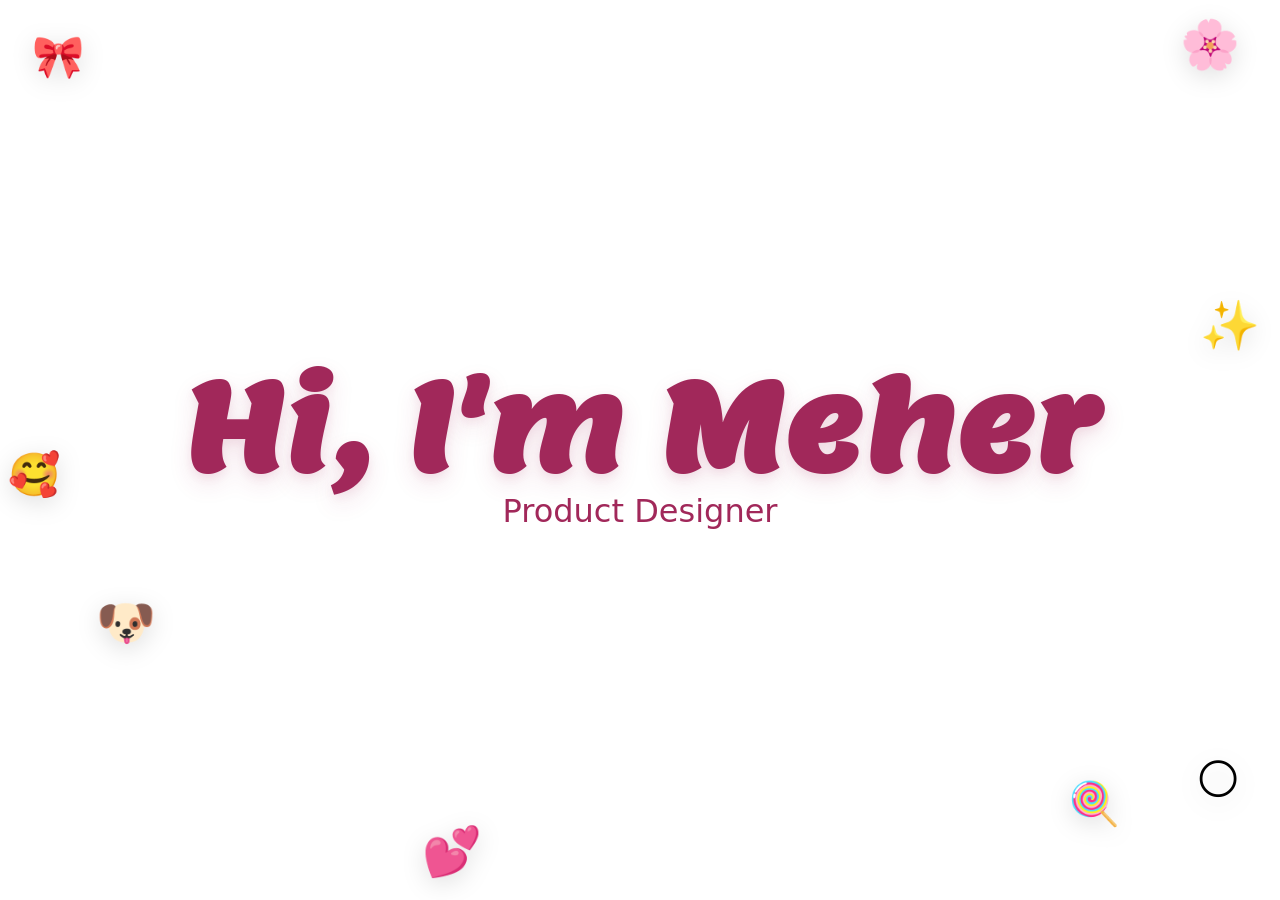
<file: index.html>
<!DOCTYPE html>
<html>
<head>
  <meta charset="utf-8"/>
  <meta name="viewport" content="width=device-width, initial-scale=1"/>
  <title>Floating Emojis + Hover Sparkles</title>
  <link href="https://fonts.googleapis.com/css2?family=Lemon&display=swap" rel="stylesheet">
  <style>
    :root { --rose:#A1285A; }

    /* make the page background transparent */
    html, body {
      margin: 0;
      padding: 0;
      background: transparent !important;
    }

    .stage {
      position: relative;
      min-height: 70vh;   /* responsive minimum */
      height: 100vh;      /* full viewport if opened directly */
      max-height: 900px;
      margin: 0;
      background: transparent !important;
      overflow: hidden;
      font-family: Inter, system-ui, -apple-system, Segoe UI, Roboto, Arial, "Apple Color Emoji","Segoe UI Emoji";
    }

    .center {
      position: absolute; inset: 0;
      display: flex; flex-direction: column;
      align-items: center; justify-content: center;
      z-index: 10; text-align: center; cursor: default;
      padding: 0 16px;
    }

    h1 {
      font-family: 'Lemon', cursive;
      font-weight: 800;
      color: var(--rose);
      font-size: clamp(40px, 10vw, 120px);
      line-height: .95;
      margin: 0;
      text-shadow: 0 10px 24px rgba(161,40,90,.12), 0 4px 10px rgba(161,40,90,.08);
      user-select: none;
    }

    p {
      color: var(--rose);
      font-size: clamp(32px, 2.2vw, 28px);
      margin: 8px 0 0;
      font-weight: 300;
      user-select: none;
    }

    /* floating emoji animations */
    @keyframes float1 { 0%{transform:translate(-8px,-15px) rotate(-3deg);} 50%{transform:translate(8px,15px) rotate(3deg);} 100%{transform:translate(-8px,-15px) rotate(-3deg);} }
    @keyframes float2 { 0%{transform:translate(6px,12px) rotate(2deg);} 50%{transform:translate(-6px,-12px) rotate(-2deg);} 100%{transform:translate(6px,12px) rotate(2deg);} }
    @keyframes float3 { 0%{transform:translate(-10px,-18px) rotate(-4deg);} 50%{transform:translate(10px,18px) rotate(4deg);} 100%{transform:translate(-10px,-18px) rotate(-4deg);} }
    @keyframes float4 { 0%{transform:translate(-4px,8px) rotate(1deg);} 50%{transform:translate(8px,-20px) rotate(-3deg);} 100%{transform:translate(-4px,8px) rotate(1deg);} }

    .emoji {
      position: absolute; font-size: 48px;
      filter: drop-shadow(0 6px 12px rgba(0,0,0,.12));
    }
    .e1 { top:16px; right:40px; animation:float1 6s ease-in-out infinite; }
    .e2 { top:32px; left:32px; font-size:42px; animation:float2 5.5s ease-in-out infinite; }
    .e3 { top:33%; right:20px; animation:float3 7s ease-in-out infinite; }
    .e4 { top:50%; left:8px; font-size:42px; animation:float4 6.5s ease-in-out infinite; }
    .e5 { top:66%; left:96px; animation:float1 6s ease-in-out infinite; }
    .e6 { bottom:72px; right:160px; font-size:42px; animation:float2 5.5s ease-in-out infinite; }
    .e7 { bottom:20px; left:33%; animation:float3 7s ease-in-out infinite; }
    .e8 { bottom:96px; right:40px; font-size:42px; animation:float4 6.5s ease-in-out infinite; }

    /* sparkles on hover */
    .sparkle-layer { position: absolute; inset: 0; pointer-events: none; z-index: 20; }
    .sparkle, .star, .heart { position: absolute; opacity: 0; }

    @keyframes sparkleAnim {
      0%{opacity:0; transform:scale(0) rotate(0deg);}
      30%{opacity:1; transform:scale(1.2) rotate(180deg);}
      60%{opacity:.8; transform:scale(.9) rotate(270deg);}
      100%{opacity:0; transform:scale(1.4) rotate(360deg);}
    }
    @keyframes heartAnim {
      0%{opacity:0; transform:translateY(20px) scale(.5);}
      40%{opacity:1; transform:translateY(-10px) scale(1);}
      70%{opacity:.8; transform:translateY(-30px) scale(1.2);}
      100%{opacity:0; transform:translateY(-50px) scale(.8);}
    }

    .stage:hover .sparkle { animation: sparkleAnim 2s ease-in-out infinite; }
    .stage:hover .star    { animation: sparkleAnim 2.5s ease-in-out infinite; }
    .stage:hover .heart   { animation: heartAnim 3s ease-out infinite; }

    .sparkle { color: #fbbf24; font-size: 22px; }
    .star    { color: #f472b6; font-size: 20px; }
    .heart   { color: #ec4899; font-size: 18px; }

    /* mobile tweaks */
    @media (max-width: 600px) {
      .emoji { font-size: 40px; }
      .e6 { right: 80px; }
      .e5 { left: 56px; }
    }
  </style>
</head>
<body>
  <div class="stage">
    <!-- floating emojis -->
    <div class="emoji e1">🌸</div>
    <div class="emoji e2">🎀</div>
    <div class="emoji e3">✨</div>
    <div class="emoji e4">🥰</div>
    <div class="emoji e5">🐶</div>
    <div class="emoji e6">🍭</div>
    <div class="emoji e7">💕</div>
    <div class="emoji e8">🌕</div>

    <!-- center text -->
    <div class="center">
      <h1>Hi, I'm Meher</h1>
      <p>Product Designer</p>
    </div>

    <!-- sparkles -->
    <div class="sparkle-layer">
      <div class="sparkle" style="left:38%; top:38%; animation-delay:0s">✨</div>
      <div class="sparkle" style="left:46%; top:40%; animation-delay:.15s">✨</div>
      <div class="sparkle" style="left:54%; top:38%; animation-delay:.3s">✨</div>
      <div class="sparkle" style="left:42%; top:55%; animation-delay:.45s">✨</div>
      <div class="sparkle" style="left:50%; top:54%; animation-delay:.6s">✨</div>

      <div class="star" style="left:36%; top:48%; animation-delay:.5s">⭐</div>
      <div class="star" style="left:60%; top:48%; animation-delay:.8s">⭐</div>
      <div class="star" style="left:48%; top:60%; animation-delay:1.1s">⭐</div>

      <div class="heart" style="left:42%; top:58%; animation-delay:1.2s">💖</div>
      <div class="heart" style="left:52%; top:60%; animation-delay:1.4s">💖</div>
    </div>
  </div>
</body>
</html>
</file>
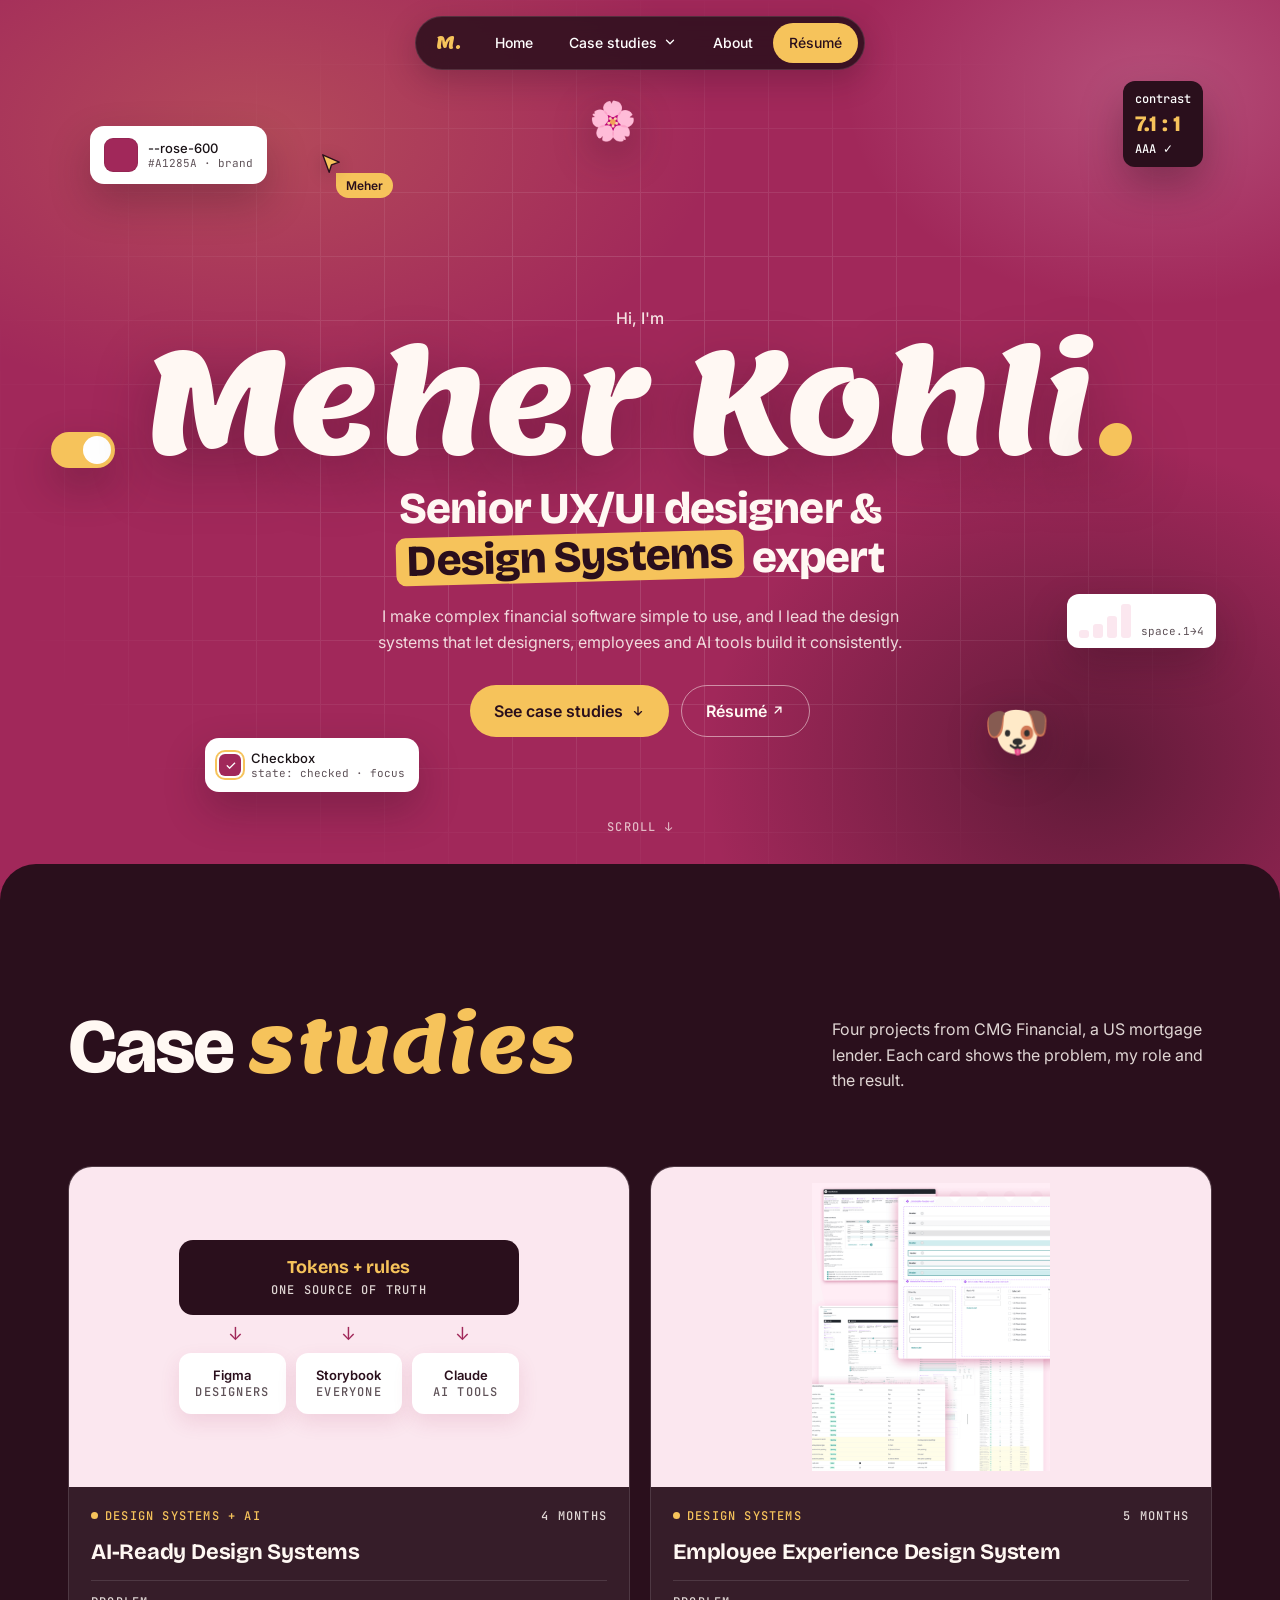
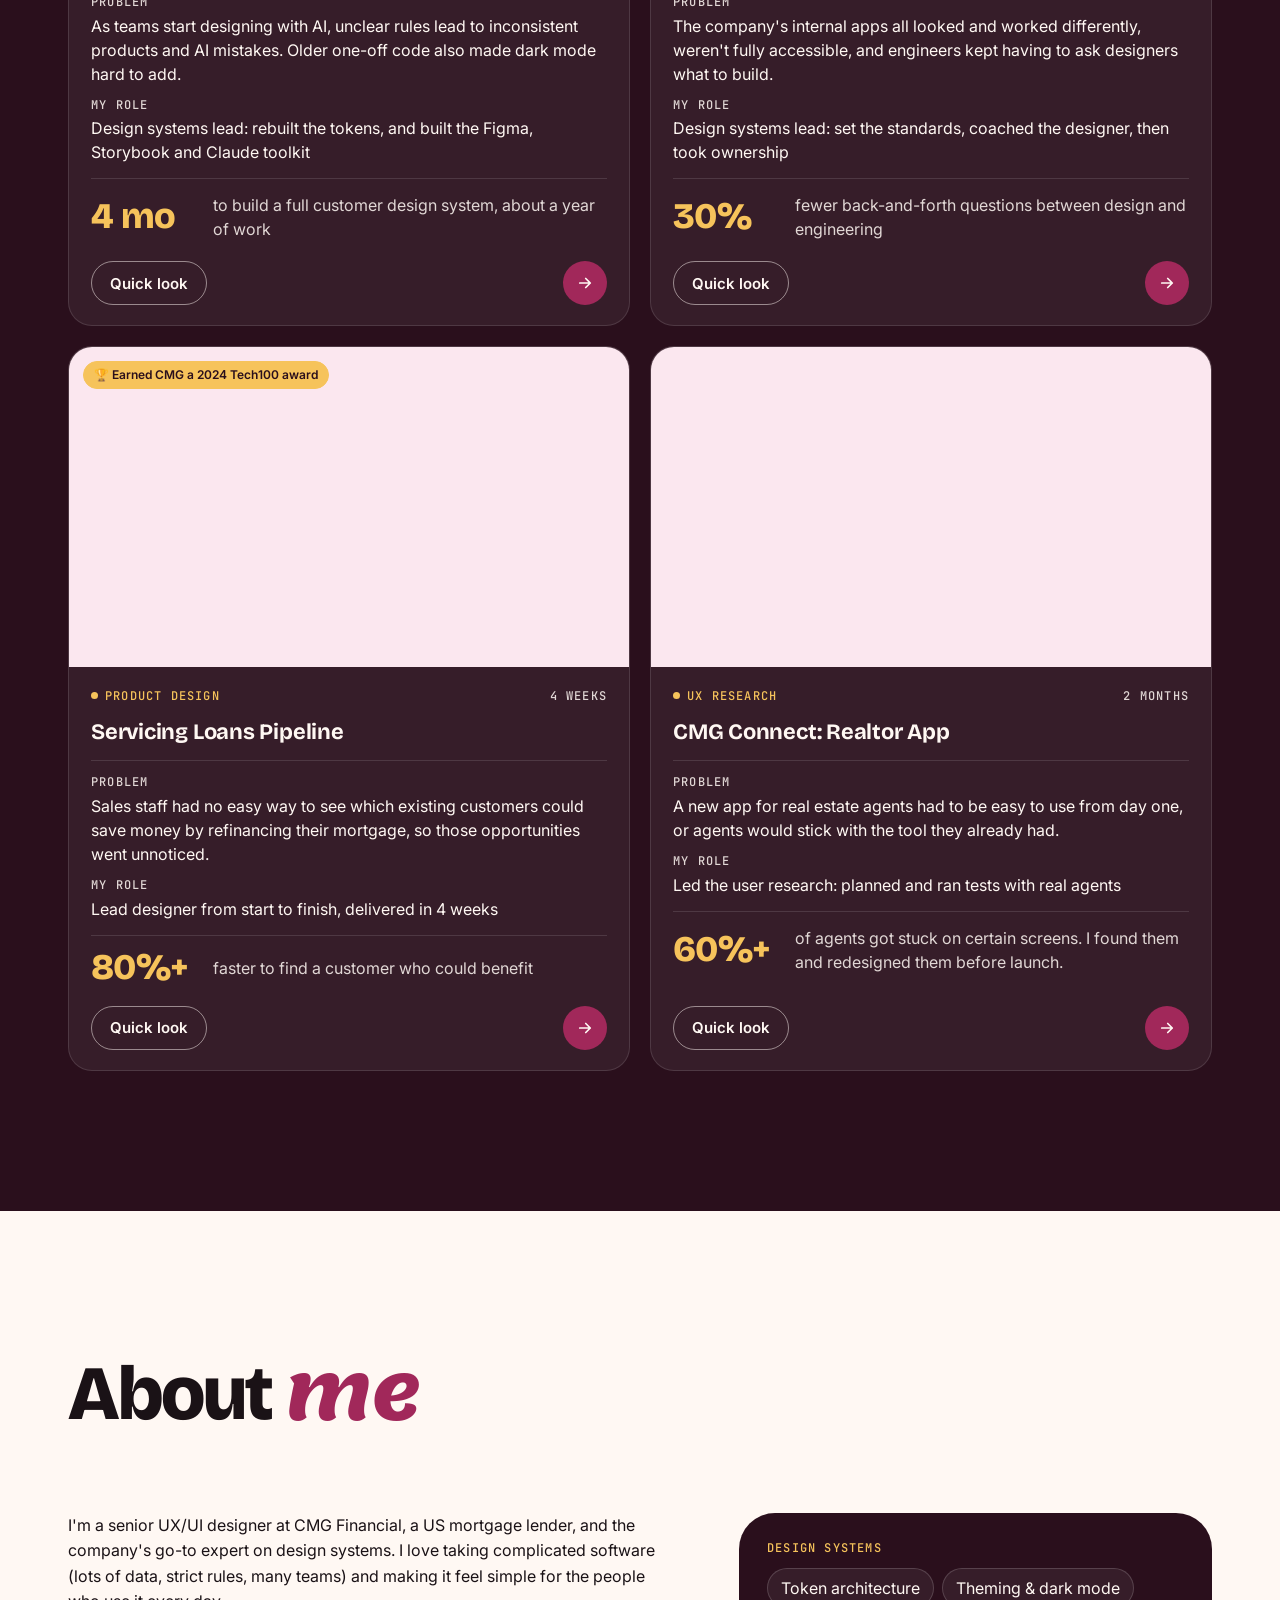
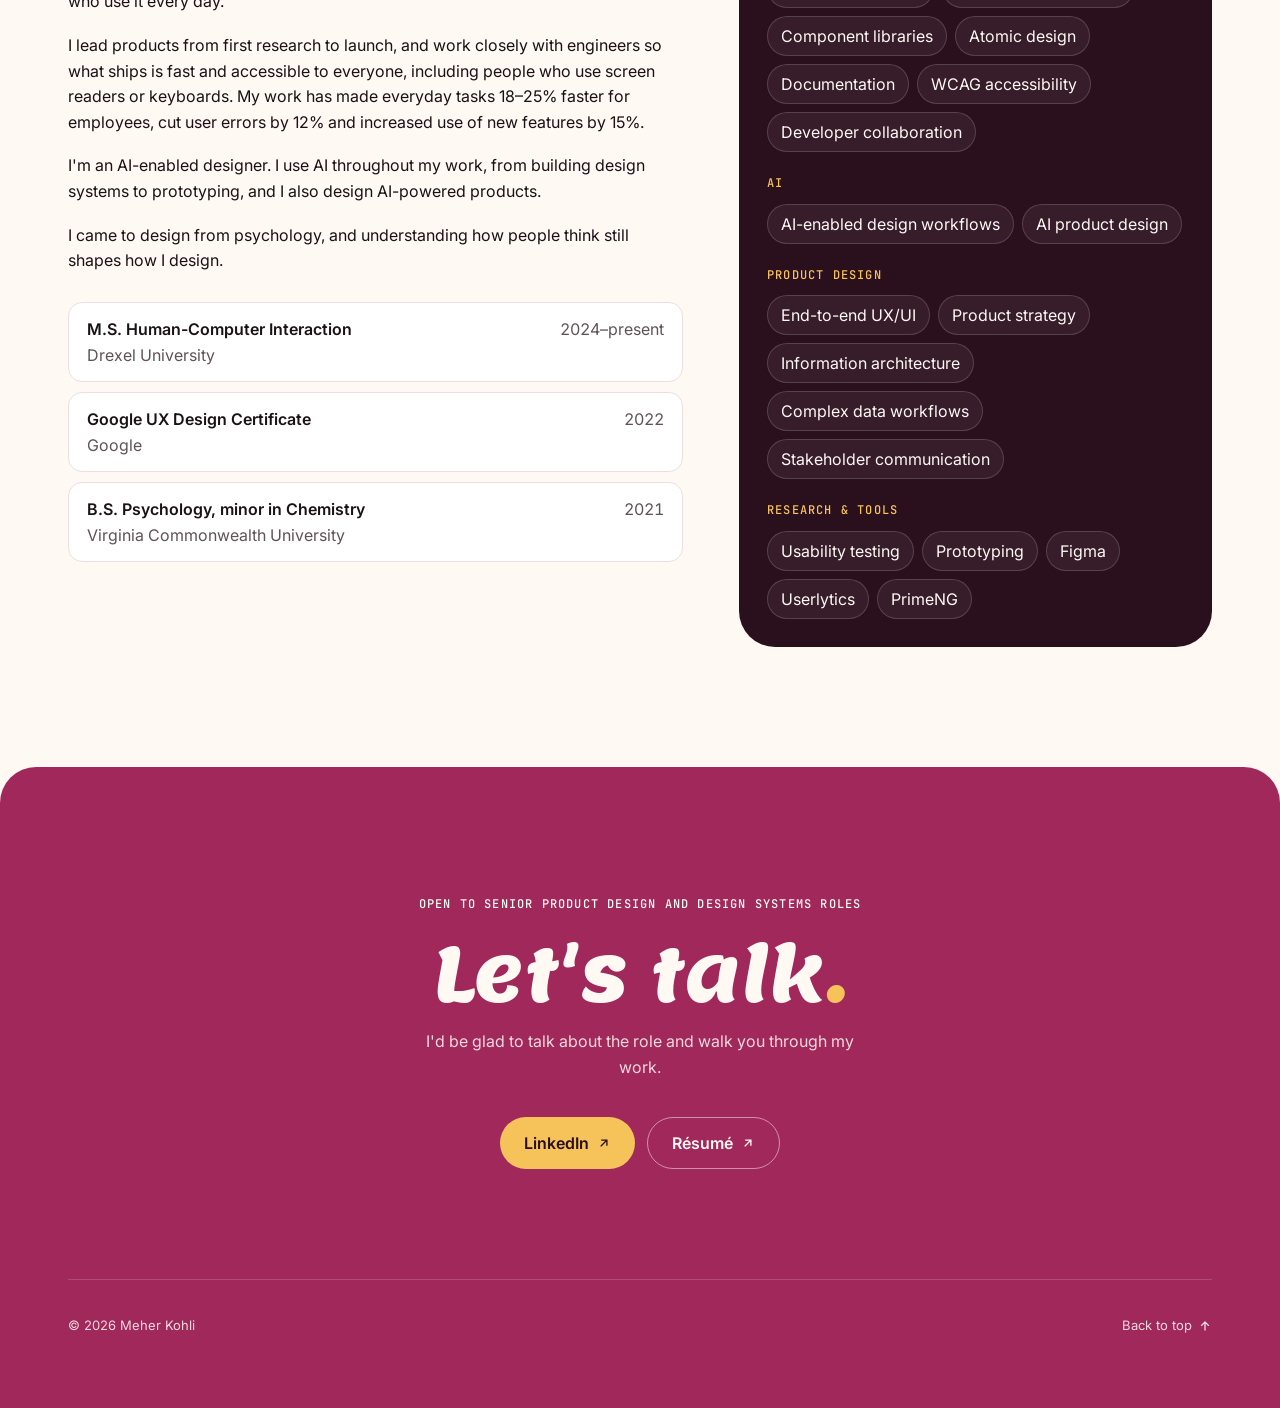
<file: portfolio/index.html>
<!DOCTYPE html>
<html lang="en">
<head>
  <meta charset="utf-8" />
  <meta name="viewport" content="width=device-width, initial-scale=1, viewport-fit=cover" />
  <meta name="theme-color" content="#A1285A" />
  <title>Meher Kohli | Senior UX/UI Designer &amp; Design Systems Expert</title>
  <meta name="description" content="Meher Kohli is a senior UX/UI designer and design systems expert in enterprise fintech, using AI to deliver a year of design system work in 4 months. Designed the product behind CMG's 2024 HousingWire Tech100 award." />
  <link rel="preconnect" href="https://fonts.googleapis.com">
  <link rel="preconnect" href="https://fonts.gstatic.com" crossorigin>
  <link href="https://fonts.googleapis.com/css2?family=Lemon&family=Bricolage+Grotesque:opsz,wght@12..96,400;12..96,600;12..96,800&family=Inter:wght@400;500;600&family=JetBrains+Mono:wght@400;500&display=swap" rel="stylesheet">
  <style>
    /* ═════════ Meher tokens ═════════ */
    :root {
      /* primitives */
      --rose-950:#2a0f1c; --rose-900:var(--rose-950); --rose-700:var(--rose-950); --rose-600:#A1285A; --rose-400:var(--rose-600); --rose-200:var(--rose-100); --rose-100:#fbe7ef;
      --butter-400:#F6C35B; --butter-200:var(--butter-400);
      --cream:#fff8f3; --ink:#1a1216; --ink-muted:#5f5258; --line:#ecdfe3;

      /* semantic */
      --bg: var(--cream); --text: var(--ink); --muted: var(--ink-muted); --border: var(--line);
      --brand: var(--rose-600); --brand-deep: var(--rose-950); --brand-soft: var(--rose-100); --highlight: var(--butter-400);

      --f-sig: 'Lemon', 'Bricolage Grotesque', cursive;
      --f-head: 'Bricolage Grotesque', system-ui, sans-serif;
      --f-body: 'Inter', system-ui, -apple-system, 'Segoe UI', Roboto, sans-serif;
      --f-mono: 'JetBrains Mono', ui-monospace, Menlo, monospace;

      --r-sm:8px; --r-md:14px; --r-lg:24px; --r-xl:36px;
      --max:1200px;
      --ease: cubic-bezier(.2,.8,.2,1);
    }

    *, *::before, *::after { box-sizing: border-box; }
    html { scroll-padding-top: 24px; -webkit-text-size-adjust: 100%; }
    @media (prefers-reduced-motion: no-preference) { html.smooth { scroll-behavior: smooth; } }
    body:has(dialog[open]) { overflow: hidden; }
    body { margin: 0; background: var(--bg); color: var(--text); font: 400 17px/1.6 var(--f-body); -webkit-font-smoothing: antialiased; overflow-x: clip; }
    a { color: inherit; }
    :focus-visible { outline: 3px solid var(--highlight); outline-offset: 3px; border-radius: 6px; }
    .wrap { max-width: var(--max); margin: 0 auto; padding: 0 28px; }
    @media (max-width: 600px) { .wrap { padding: 0 16px; } }
    .skip { position: absolute; left: -9999px; }
    .skip:focus { left: 16px; top: 16px; background: #fff; color: var(--ink); padding: 8px 12px; z-index: 200; }
    .mono { font-family: var(--f-mono); }
    .label { font: 500 12px/1 var(--f-mono); letter-spacing: .1em; text-transform: uppercase; }

    /* ═════════ Nav ═════════ */
    .nav { position: fixed; top: 16px; left: 50%; transform: translateX(-50%); z-index: 100; display: flex; align-items: center; gap: 4px; padding: 6px; border-radius: 999px; background: rgba(42,15,28,.85); backdrop-filter: blur(14px); -webkit-backdrop-filter: blur(14px); border: 1px solid var(--on-dark-hover); box-shadow: 0 10px 30px rgba(42,15,28,.25); }
    .nav a { color: #fff; text-decoration: none; font: 500 14px var(--f-body); padding: 9px 16px; border-radius: 999px; transition: background .2s; white-space: nowrap; }
    .nav a:hover { background: var(--on-dark-hover); }
    .nav .sig { font: 400 18px var(--f-sig); color: var(--butter-400); padding: 6px 14px; }
    .nav .cta { background: var(--butter-400); color: var(--rose-950); }
    .nav .cta:hover { background: var(--butter-400); }
    @media (max-width: 640px) {
      .nav { top: auto; bottom: calc(12px + env(safe-area-inset-bottom)); width: calc(100% - 24px); max-width: 420px; justify-content: space-between; padding: 6px; }
      .nav a { min-height: 44px; display: inline-flex; align-items: center; padding: 0 12px; font-size: 14px; }
      .nav .sig { display: none; }
      .nav a:not(.sig) { padding: 0 10px; }
      body { padding-bottom: calc(76px + env(safe-area-inset-bottom)); }
    }
    @media (max-width: 374px) {
      .nav a:not(.sig) { padding: 0 7px; font-size: 13px; }
    }

    /* ═════════ Hero ═════════ */
    .hero { position: relative; min-height: 100vh; min-height: 100svh; background: var(--brand); color: var(--cream); overflow: hidden; display: grid; place-items: center; isolation: isolate; }
    .hero::before { content: ""; position: absolute; inset: 0; z-index: -1; background:
        radial-gradient(60% 50% at 20% 15%, rgba(246,195,91,.22), transparent 60%),
        radial-gradient(50% 60% at 85% 85%, rgba(42,15,28,.55), transparent 60%),
        radial-gradient(40% 40% at 90% 10%, rgba(242,196,216,.25), transparent 60%); }
    .hero .grid-bg { position: absolute; inset: 0; z-index: -1; opacity: .12; background-image: linear-gradient(#fff 1px, transparent 1px), linear-gradient(90deg, #fff 1px, transparent 1px); background-size: 64px 64px; mask-image: radial-gradient(ellipse at center, #000 30%, transparent 75%); -webkit-mask-image: radial-gradient(ellipse at center, #000 30%, transparent 75%); }
    .hero-inner { text-align: center; padding: 120px 20px 100px; position: relative; z-index: 5; }
    .hero .hello { font: 500 clamp(16px, 2vw, 20px) var(--f-body); opacity: .9; margin-bottom: 8px; }
    .hero h1 { font: 400 clamp(64px, 11vw, 156px)/.9 var(--f-sig); margin: 0; letter-spacing: -.02em; color: var(--cream); text-shadow: 0 20px 60px rgba(42,15,28,.35); }
    .hero h1 .dot { color: var(--butter-400); }
    .hero .role { font: 800 clamp(22px, 3.4vw, 40px)/1.1 var(--f-head); margin: 20px auto 0; max-width: 20ch; letter-spacing: -.01em; }
    .hero .role span { background: var(--butter-400); color: var(--rose-950); padding: 0 .25em; border-radius: 10px; display: inline-block; transform: rotate(-1.5deg); }
    .hero .sub { max-width: 54ch; margin: 22px auto 0; font-size: clamp(16px, 1.6vw, 18px); color: var(--on-dark-muted); }
    .hero-cta { display: flex; justify-content: center; flex-wrap: wrap; gap: 12px; margin-top: 30px; }
    .hbtn { display: inline-flex; align-items: center; justify-content: center; min-height: 52px; padding: 0 26px; border-radius: 999px; font: 600 16px var(--f-body); text-decoration: none; transition: transform .2s var(--ease), background .2s; }
    .hbtn:hover { transform: translateY(-2px); }
    .hbtn.y { background: var(--butter-400); color: var(--rose-950); }
    .hbtn.o { border: 1.5px solid var(--on-dark-muted); color: var(--cream); }
    @media (max-width: 480px) { .hero-cta { display: grid; grid-template-columns: 1.4fr 1fr; gap: 10px; } .hbtn { padding: 0 12px; font-size: 15px; } }
    .proof { display: inline-flex; align-items: center; gap: 8px; margin: 22px 0 0; padding: 9px 16px; border-radius: 999px; background: rgba(42,15,28,.35); border: 1px solid var(--on-dark-line); font: 500 14.5px var(--f-body); color: var(--cream); }
    .proof b { color: var(--butter-400); font-weight: 600; }
    .scroll-hint { position: absolute; bottom: 64px; left: 50%; transform: translateX(-50%); font: 500 12px var(--f-mono); letter-spacing: .1em; text-transform: uppercase; opacity: .7; z-index: 5; }

    /* floating system objects */
    .floaty { position: absolute; z-index: 3; will-change: transform; pointer-events: none; }
    .floaty > * { animation: bob 7s ease-in-out infinite; }
    @keyframes bob { 0%,100% { transform: translateY(-10px) rotate(var(--rot,0deg)); } 50% { transform: translateY(12px) rotate(calc(var(--rot,0deg) * -1)); } }
    .chip { font: 500 13px var(--f-body); background: #fff; color: var(--ink); border-radius: 14px; padding: 12px 14px; box-shadow: 0 18px 40px rgba(42,15,28,.28); display: flex; align-items: center; gap: 10px; }
    .chip .sw { width: 34px; height: 34px; border-radius: 9px; background: var(--brand); box-shadow: inset 0 0 0 1px rgba(0,0,0,.08); }
    .chip small { display: block; font: 400 11px var(--f-mono); color: var(--muted); }
    .cb { width: 22px; height: 22px; border-radius: 6px; background: var(--brand); color: #fff; display: grid; place-items: center; font-size: 13px; box-shadow: 0 0 0 2px #fff, 0 0 0 4px var(--butter-400); }
    .fake-btn { font: 600 14px var(--f-body); background: var(--rose-950); color: var(--butter-400); padding: 13px 22px; border-radius: 999px; box-shadow: 0 0 0 3px var(--brand), 0 0 0 6px var(--butter-400), 0 18px 40px rgba(42,15,28,.35); }
    .toggle { width: 64px; height: 36px; border-radius: 999px; background: var(--butter-400); position: relative; box-shadow: 0 18px 40px rgba(42,15,28,.3); }
    .toggle::after { content: ""; position: absolute; top: 4px; right: 4px; width: 28px; height: 28px; border-radius: 50%; background: #fff; }
    .contrast { font: 500 12px var(--f-mono); background: var(--rose-950); color: #fff; border-radius: 12px; padding: 10px 12px; display: grid; gap: 4px; box-shadow: 0 18px 40px rgba(42,15,28,.35); }
    .contrast b { font: 800 22px var(--f-head); color: var(--butter-400); }
    .cursor-tag { display: flex; flex-direction: column; align-items: flex-start; }
    .cursor-tag svg { width: 22px; height: 22px; filter: drop-shadow(0 4px 8px rgba(0,0,0,.25)); }
    .cursor-tag span { margin: -2px 0 0 16px; background: var(--butter-400); color: var(--rose-950); font: 600 12px var(--f-body); padding: 5px 10px; border-radius: 4px 999px 999px 999px; }
    .sticker { font-size: 54px; filter: drop-shadow(0 12px 20px rgba(42,15,28,.35)); }
    .spacing { display: flex; align-items: flex-end; gap: 4px; background: #fff; padding: 10px 12px; border-radius: 12px; box-shadow: 0 18px 40px rgba(42,15,28,.28); }
    .spacing i { display: block; width: 10px; background: var(--rose-100); border-radius: 3px; }
    .spacing em { font: 400 11px var(--f-mono); color: var(--muted); font-style: normal; margin-left: 6px; }

    .f1 { top: 14%; left: 7%; }   .f1 > * { --rot: -6deg; }
    .f2 { top: 9%; right: 6%; }  .f2 > * { --rot: 5deg; animation-duration: 6s; }
    .f3 { top: 48%; left: 4%; }   .f3 > * { --rot: 3deg; animation-duration: 8s; }
    .f4 { top: 66%; right: 5%; }  .f4 > * { --rot: -4deg; animation-duration: 6.5s; }
    .f5 { bottom: 12%; left: 16%; } .f5 > * { --rot: 8deg; animation-duration: 7.5s; }
    .f6 { bottom: 14%; right: 18%; } .f6 > * { --rot: -3deg; animation-duration: 5.5s; }
    .f7 { top: 17%; left: 25%; }  .f7 > * { --rot: -10deg; animation-duration: 6.8s; }
    .f8 { top: 10%; left: 46%; }  .f8 > * { --rot: 6deg; animation-duration: 7.2s; }
    @media (max-width: 900px) { .f3, .f4, .f7 { display: none; } .f1 { top: 11%; left: 3%; } .f2 { top: 12%; right: 3%; } .f8 { display: none; } }
    @media (max-width: 600px) {
      .f1 { top: 20px; left: 12px; } .f2 { top: 20px; right: 12px; }
      .f1 .chip, .f2 .contrast { zoom: .72; }
      .proof .proj { display: none; }
      .f5 { display: none; }
      .f6 { right: 5%; bottom: 3%; } .f6 .sticker { font-size: 40px; }
      .hero-inner { padding: 100px 16px 104px; }
      .hero .hello { display: none; }
      .hero .role { font-size: 22px; margin-top: 14px; }
      .hero .sub { font-size: 16px; margin-top: 14px; }
      .proof { border-radius: 16px; font-size: 13.5px; margin-top: 16px; text-align: left; }
      .hero-cta { margin-top: 20px; }
      .scroll-hint { display: none; }
    }

    /* sparkles on hover (signature from the original header) */
    .sparkle-layer { position: absolute; inset: 0; pointer-events: none; z-index: 4; }
    .sp { position: absolute; opacity: 0; color: var(--butter-400); font-size: 22px; }
    @keyframes sparkle { 0% { opacity: 0; transform: scale(0) rotate(0); } 30% { opacity: 1; transform: scale(1.2) rotate(180deg); } 100% { opacity: 0; transform: scale(1.4) rotate(360deg); } }
    .hero:hover .sp, .hero.sparkle .sp { animation: sparkle 2.2s ease-in-out infinite; }

    /* ═════════ Work ═════════ */
    .work { position: relative; z-index: 1; margin-top: calc(var(--r-xl) * -1); background: var(--rose-950); color: var(--cream); padding: 130px 0 140px; border-radius: var(--r-xl) var(--r-xl) 0 0; }
    .sec-head { display: flex; justify-content: space-between; align-items: end; gap: 24px; flex-wrap: wrap; margin-bottom: 72px; }
    .sec-head h2 { font: 800 clamp(48px, 8vw, 112px)/.9 var(--f-head); letter-spacing: -.04em; margin: 0; }
    .sec-head h2 em { font: 400 1em var(--f-sig); font-style: normal; color: var(--butter-400); letter-spacing: -.02em; }
    .sec-head p { max-width: 38ch; margin: 0; color: var(--on-dark-muted); }

    .tag { font: 500 12px/1 var(--f-mono); padding: 7px 10px; border-radius: 999px; border: 1px solid var(--on-dark-line); color: var(--on-dark-muted); }
    .tag.gold { background: var(--butter-400); border-color: var(--butter-400); color: var(--rose-950); }
    .v-rose { background: linear-gradient(140deg, var(--brand), var(--rose-950)); }
    .v-butter { background: linear-gradient(140deg, var(--butter-400), var(--butter-400)); }
    .v-plum { background: linear-gradient(140deg, var(--rose-950), var(--rose-950)); }
    .ai-vis { width: 100%; max-width: 340px; display: grid; grid-template-columns: repeat(3, 1fr); gap: 10px; }
    .ai-vis .core { grid-column: 1 / -1; background: var(--rose-950); color: var(--butter-400); border-radius: 14px; padding: 16px; text-align: center; font: 700 17px var(--f-head); }
    .ai-vis .core small { display: block; font: 500 11.5px var(--f-mono); color: var(--on-dark-muted); margin-top: 4px; letter-spacing: .04em; }
    .ai-vis .arrows { grid-column: 1 / -1; display: flex; justify-content: space-around; color: var(--brand); font-size: 18px; line-height: 1; }
    .ai-vis .leaf { background: #fff; border-radius: 12px; padding: 14px 6px; text-align: center; font: 600 13.5px var(--f-body); color: var(--rose-950); box-shadow: 0 8px 20px rgba(161,40,90,.12); }
    .ai-vis .leaf i { display: block; font-style: normal; font-size: 11px; font-weight: 500; color: var(--muted); margin-top: 2px; }
    .v-blush { background: linear-gradient(140deg, var(--rose-100), var(--rose-100)); }

    /* Case study overview grid */
    .cases { display: grid; grid-template-columns: repeat(2, 1fr); gap: 20px; list-style: none; margin: 0; padding: 0; }
    @media (max-width: 680px) { .cases { grid-template-columns: 1fr; } }
    .cs { position: relative; display: flex; flex-direction: column; background: var(--on-dark-surface); border: 1px solid var(--on-dark-hover); border-radius: var(--r-lg); overflow: hidden; transition: transform .35s var(--ease), border-color .25s, background .25s; }
    .cs:hover { transform: translateY(-4px); border-color: rgba(246,195,91,.55); background: var(--on-dark-surface); }
    .cs:focus-within { border-color: var(--butter-400); }
    /* Real product images: shown in full, never cropped or altered */
    .thumb { height: 320px; padding: 16px; background: var(--rose-100); display: flex; align-items: center; justify-content: center; overflow: hidden; }
    .thumb img { display: block; max-width: 100%; max-height: 288px; width: auto; height: auto; transition: transform .5s var(--ease); }
    .cs:hover .thumb img { transform: scale(1.03); }
    @media (max-width: 680px) {
      .thumb { height: 300px; padding: 14px; } .thumb img { max-height: 272px; }
      .cs-body { padding: 20px 18px 18px; }
      .cs h3 { font-size: 24px; }
      .work { padding: 88px 0 96px; }
      .sec-head { margin-bottom: 48px; }
    }
    .award { align-self: flex-start; margin-bottom: -4px; }
    .cs-body { display: flex; flex-direction: column; gap: 14px; padding: 22px 22px 20px; flex: 1; }
    .cs-meta { display: flex; justify-content: space-between; gap: 8px; font: 500 12px/1.3 var(--f-mono); letter-spacing: .06em; text-transform: uppercase; color: var(--on-dark-muted); }
    .cs-meta .kind { color: var(--c); }
    .cs-meta .kind::before { content: ""; display: inline-block; width: 7px; height: 7px; border-radius: 50%; background: var(--c); margin-right: 7px; vertical-align: 1px; }
    .cs h3 { font: 800 26px/1.08 var(--f-head); letter-spacing: -.02em; margin: 0; }
    .cs h3 a { text-decoration: none; }
    .cs h3 a::after { content: ""; position: absolute; inset: 0; z-index: 1; border-radius: inherit; }
    .cs h3 a:focus-visible { outline: none; }
    .cs-sum { margin: 0; font-size: 15px; line-height: 1.5; color: var(--on-dark-muted); }
    .facts { display: grid; grid-template-columns: 1fr; gap: 12px; margin: 0; padding: 14px 0; border-block: 1px solid var(--on-dark-hover); }
    .facts dt { font: 500 11.5px var(--f-mono); letter-spacing: .08em; text-transform: uppercase; color: var(--on-dark-muted); margin-bottom: 3px; }
    .facts dd { margin: 0; font-size: 13.5px; line-height: 1.35; }
    .impact { display: flex; align-items: baseline; gap: 12px; }
    .impact b { font: 800 34px/1 var(--f-head); color: var(--butter-400); letter-spacing: -.03em; white-space: nowrap; }
    .impact span { font-size: 13.5px; line-height: 1.35; color: var(--on-dark-muted); }
    .cs-actions { margin-top: auto; padding-top: 6px; display: flex; justify-content: space-between; align-items: center; gap: 10px; }
    .ql { position: relative; z-index: 2; font: 600 14px var(--f-body); color: var(--cream); background: transparent; border: 1px solid var(--on-dark-outline); border-radius: 999px; min-height: 44px; padding: 0 18px; cursor: pointer; transition: background .2s, border-color .2s; }
    .ql:hover { background: var(--on-dark-hover); border-color: var(--on-dark-outline); }
    .go { display: inline-flex; align-items: center; gap: 8px; font: 600 14px var(--f-body); color: var(--cream); }
    .go i { width: 44px; height: 44px; border-radius: 50%; background: var(--brand); display: grid; place-items: center; font-style: normal; transition: transform .3s var(--ease), background .2s; }
    .cs:hover .go i, .cs:focus-within .go i { transform: rotate(-45deg); background: var(--butter-400); color: var(--rose-950); }

    /* Quick look dialog */
    dialog.qv { width: min(760px, calc(100vw - 24px)); max-height: calc(100vh - 32px); padding: 0; border: 0; border-radius: var(--r-xl); background: var(--cream); color: var(--ink); box-shadow: 0 40px 100px rgba(42,15,28,.5); overflow: auto; }
    dialog.qv::backdrop { background: rgba(26,10,18,.66); backdrop-filter: blur(6px); }
    dialog.qv[open] { animation: pop .35s var(--ease); }
    @keyframes sheet { from { transform: translateY(100%); } }
    @keyframes pop { from { opacity: 0; transform: translateY(18px) scale(.98); } }
    .qv-head { position: relative; padding: 30px 32px 26px; color: var(--cream); }
    .qv-head.v-butter, .qv-head.v-blush { color: var(--rose-950); }
    .qv-head .cs-meta { color: inherit; justify-content: flex-start; gap: 6px 16px; flex-wrap: wrap; margin-top: 14px; }
    .qv-head .cs-meta .kind { color: inherit; } .qv-head .cs-meta .kind::before { background: currentColor; }
    .qv-head h2 { font: 800 clamp(28px, 4vw, 40px)/1.05 var(--f-head); letter-spacing: -.02em; margin: 0; padding-right: 56px; }
    .qv-x { position: absolute; top: 18px; right: 18px; width: 40px; height: 40px; border-radius: 50%; border: 0; background: #fff; color: var(--ink); font-size: 20px; cursor: pointer; }
    .qv-body { padding: 28px 32px 8px; display: grid; gap: 24px; }
    .qv-facts { display: grid; grid-template-columns: repeat(3, 1fr); gap: 12px; margin: 0; }
    .qv-facts div { background: #fff; border: 1px solid var(--border); border-radius: var(--r-md); padding: 12px 14px; }
    .qv-facts dt { font: 500 11.5px var(--f-mono); letter-spacing: .08em; text-transform: uppercase; color: var(--muted); margin-bottom: 4px; }
    .qv-facts dd { margin: 0; font-size: 14px; line-height: 1.4; }
    .qv-sec h3 { font: 500 12px var(--f-mono); letter-spacing: .1em; text-transform: uppercase; color: var(--brand); margin: 0 0 8px; }
    .qv-sec p { margin: 0; color: var(--ink); }
    .qv-sec ul { margin: 0; padding-left: 20px; display: grid; gap: 6px; }
    .qv-metrics { display: grid; grid-template-columns: repeat(3, 1fr); gap: 12px; }
    .qv-metrics div { background: var(--rose-950); color: var(--cream); border-radius: var(--r-md); padding: 16px; }
    .qv-metrics b { display: block; font: 800 30px/1 var(--f-head); color: var(--butter-400); letter-spacing: -.02em; }
    .qv-metrics span { display: block; font-size: 13px; line-height: 1.4; margin-top: 6px; color: var(--on-dark-muted); }
    .qv-foot { position: sticky; bottom: 0; display: flex; justify-content: space-between; align-items: center; gap: 12px; padding: 16px 32px; background: var(--cream); backdrop-filter: blur(8px); border-top: 1px solid var(--border); margin-top: 20px; flex-wrap: wrap; }
    .qv-nav { display: flex; gap: 8px; }
    .qv-nav button { height: 44px; padding: 0 16px; border-radius: 999px; border: 1px solid var(--border); background: #fff; color: var(--ink); font: 500 14px var(--f-body); cursor: pointer; }
    .qv-nav button:hover { border-color: var(--brand); }
    .qv-cta { display: inline-flex; align-items: center; gap: 8px; height: 44px; padding: 0 20px; border-radius: 999px; background: var(--brand); color: #fff; font: 600 14px var(--f-body); text-decoration: none; }
    .qv-cta:hover { background: var(--rose-950); }
    @media (max-width: 640px) {
      dialog.qv { width: 100%; max-width: 100%; margin: auto 0 0; max-height: 92vh; max-height: 92dvh; border-radius: 28px 28px 0 0; }
      dialog.qv[open] { animation: sheet .35s var(--ease); }
      .qv-foot { padding-bottom: calc(12px + env(safe-area-inset-bottom)) !important; }
      .qv-head, .qv-body { padding-left: 20px; padding-right: 20px; }
      .qv-foot { padding: 12px 20px; }
      .qv-facts, .qv-metrics { grid-template-columns: 1fr; }
      .qv-metrics div { display: flex; align-items: baseline; gap: 12px; } .qv-metrics span { margin: 0; }
      .qv-nav button .qv-lbl { display: none; }
    }

    /* ═════════ About ═════════ */
    .about-sec { padding: 130px 0 120px; }
    .about-sec .sec-head h2 { color: var(--ink); }
    .about-sec .sec-head h2 em { color: var(--brand); }
    .about { display: grid; grid-template-columns: 1.3fr 1fr; gap: 56px; align-items: start; }
    .about p { margin: 0 0 18px; font-size: 18px; max-width: 60ch; }
    .about .edu { display: grid; gap: 10px; margin: 28px 0 0; padding: 0; list-style: none; }
    .about .edu li { background: #fff; border: 1px solid var(--border); border-radius: var(--r-md); padding: 14px 18px; font-size: 15px; display: flex; justify-content: space-between; gap: 4px 12px; flex-wrap: wrap; }
    .about .edu b { font-weight: 600; }
    .about .edu span { color: var(--muted); }
    .skills { background: var(--rose-950); color: var(--cream); border-radius: var(--r-xl); padding: 28px; }
    .skills h3 { font: 500 12px/1 var(--f-mono); letter-spacing: .1em; text-transform: uppercase; color: var(--butter-400); margin: 0 0 12px; }
    .skills ul { list-style: none; margin: 0 0 24px; padding: 0; display: flex; flex-wrap: wrap; gap: 8px; }
    .skills ul:last-child { margin-bottom: 0; }
    .skills li { font-size: 14.5px; padding: 7px 13px; border-radius: 999px; background: var(--on-dark-surface); border: 1px solid var(--on-dark-line); }
    @media (max-width: 900px) { .about { grid-template-columns: 1fr; gap: 32px; } .about-sec { padding: 88px 0 96px; } .about p { font-size: 17px; } .skills { padding: 22px 18px; border-radius: 28px; } }

    /* ═════════ Contact ═════════ */
    .contact { background: var(--brand); color: var(--cream); border-radius: var(--r-xl) var(--r-xl) 0 0; padding: 130px 0 60px; position: relative; overflow: hidden; text-align: center; }
    .contact .label { color: var(--butter-400); }
    .contact h2 { font: 400 clamp(64px, 15vw, 200px)/.9 var(--f-sig); margin: 22px 0 18px; letter-spacing: -.02em; }
    .contact h2 span { color: var(--butter-400); }
    .contact p { max-width: 46ch; margin: 0 auto 36px; color: var(--on-dark-muted); font-size: 18px; }
    .btns { display: flex; justify-content: center; flex-wrap: wrap; gap: 12px; }
    .btn { display: inline-flex; align-items: center; gap: 8px; height: 54px; padding: 0 26px; border-radius: 999px; font: 600 16px var(--f-body); text-decoration: none; transition: transform .2s var(--ease); }
    .btn:hover { transform: translateY(-2px); }
    .btn.y { background: var(--butter-400); color: var(--rose-950); }
    .btn.o { border: 1.5px solid var(--on-dark-muted); color: var(--cream); }
    .foot { display: flex; justify-content: space-between; flex-wrap: wrap; gap: 12px; margin-top: 110px; padding-top: 24px; border-top: 1px solid var(--on-dark-line); font-size: 13px; color: var(--on-dark-muted); text-align: left; }
    .foot a { text-decoration: none; min-height: 44px; display: inline-flex; align-items: center; }
    @media (max-width: 600px) { .contact { padding: 96px 0 40px; } .btns { flex-direction: column; align-items: stretch; max-width: 340px; margin: 0 auto; } .btn { justify-content: center; } .foot { margin-top: 64px; } }

    /* reveal */
    .rv { transition: opacity .8s var(--ease), transform .8s var(--ease); }
    .rv.pre { opacity: 0; transform: translateY(28px); }

    @media (prefers-reduced-motion: reduce) {
      html.smooth { scroll-behavior: auto; }
      *, *::before, *::after { animation: none !important; transition: none !important; }
      .rv.pre { opacity: 1; transform: none; }
    }

/* Case studies dropdown in the menu */
.cm { position: relative; display: inline-flex; }
.cm-btn { display: inline-flex; align-items: center; gap: 6px; border: 0; background: transparent; color: #fff; font: 500 14px var(--f-body); padding: 9px 16px; border-radius: 999px; cursor: pointer; white-space: nowrap; }
.cm-btn:hover, .cm-btn[aria-expanded="true"] { background: var(--on-dark-hover); }
.cm-caret { font-size: 11px; transition: transform .2s; }
.cm-btn[aria-expanded="true"] .cm-caret { transform: rotate(180deg); }
.cm-list { position: absolute; top: calc(100% + 10px); left: 50%; transform: translateX(-50%); width: 300px; margin: 0; padding: 8px; list-style: none; background: #2a0f1c; border: 1px solid var(--on-dark-line); border-radius: 18px; box-shadow: 0 18px 40px rgba(42,15,28,.35); z-index: 120; }
.cm-list[hidden] { display: none; }
.cm-list a { display: block; padding: 10px 12px; min-height: 44px; border-radius: 12px; color: #fff; text-decoration: none; font: 600 15px/1.3 var(--f-body); }
.cm-list a:hover, .cm-list a:focus-visible { background: var(--on-dark-hover); }
.cm-list a[aria-current="page"] { background: var(--on-dark-hover); }
.cm-kind { display: block; font: 500 11px var(--f-mono); letter-spacing: .08em; text-transform: uppercase; color: var(--butter-400); margin-bottom: 2px; }
@media (max-width: 640px) {
  .cm-btn { min-height: 44px; padding: 0 10px; }
  .cm { position: static; }
  .cm-list { top: auto; bottom: calc(100% + 10px); left: 0; right: 0; width: auto; transform: none; }
}
@media (max-width: 374px) { .cm-btn { padding: 0 7px; font-size: 13px; } }
/*COMPONENTS*/
/* ═════════ Design tokens + components (single source of truth) ═════════ */
:root {
  /* Type scale */
  --t-display: clamp(64px, 11vw, 156px); /* Lemon: your name only */
  --t-h1: clamp(40px, 6vw, 80px);        /* page and section titles */
  --t-h2: clamp(26px, 3.6vw, 44px);      /* section headings, modal titles */
  --t-h3: 22px;                          /* card, step and box titles */
  --t-h4: 18px;                          /* small diagram and tile titles */
  --t-stat: 36px;                        /* big numbers */
  --t-lead: var(--t-body);               /* intros: same size as all body content */
  --t-body: 16px;                        /* all body content */
  --t-small: 15px;                       /* interface text (buttons), not content */
  --t-caption: 13px;
  --t-label: 12px;                       /* mono, uppercase */
  --t-tag: 12px;
  --t-code: 13px;
  /* Buttons */
  --btn-lg: 52px;
  --btn-md: 44px;
  --nav-item: 40px;
  --icon-btn: 44px;
  /* Icons */
  --icon-sm: 14px;
  --icon-md: 18px;
  --icon-lg: 22px;
}

/* Type */
strong { font-weight: 600; }
.hero h1 { font: 400 var(--t-display)/.92 var(--f-sig); letter-spacing: -.02em; }
.contact h2 { font: 400 var(--t-h1)/1 var(--f-sig); letter-spacing: -.02em; }
.c-hero h1, .sec-head h2 { font: 800 var(--t-h1)/1 var(--f-head); letter-spacing: -.03em; }
.sec-head h2 em, .c-section h2 em { font-family: var(--f-sig); font-weight: 400; font-size: 1em; font-style: normal; letter-spacing: -.01em; }
.c-section h2, .hero .role, dialog.qv .qv-head h2, .next strong { font: 800 var(--t-h2)/1.1 var(--f-head); letter-spacing: -.02em; }
.cs h3, .steps h3, .box h3, .read h3, .read .example h3, .example h3, .card h3, .qv-sec h3.t-h3 { font: 700 var(--t-h3)/1.25 var(--f-head); letter-spacing: -.01em; }
.layer h3, .map .out h3, .map .src strong, .ai-vis .core, .mode .t { font: 700 var(--t-h4)/1.3 var(--f-head); }
.cs .impact b, .result b, .box .num, .out b, .example .ex-stat b, .stat b { font: 800 var(--t-stat)/1 var(--f-head); letter-spacing: -.02em; }
.c-hero .summary, .lead, .hero .sub, .contact p { font-size: var(--t-body); line-height: 1.6; font-weight: 400; }
body, .c-section p, .about p, .read li, .example p, .example ul, .qv-sec p, .qv-sec ul, .sec-head p { font-size: var(--t-body); }
.cs-sum, .facts dd, .box p, .steps p, .layer p, .map .out p, .about .edu li, .skills li, .qv-facts dd, .grow, .cs .impact span,
.result span, .out span, .qv-metrics span, .flow li, .figure figcaption, .example .ex-stat span, .sources, .callout, .stat span, .map .end, .map .src span, .lb-cap, .diagram .cap { font-size: var(--t-body); line-height: 1.5; }
.foot, .lb-hint, .ai-vis .leaf { font-size: var(--t-caption); }
.label, .eyebrow, .facts dt, .qv-facts dt, .cs-meta, .cm-kind, .skills h3, .grow thead th, .map .out .who, .scroll-hint, .example .ex-label,
.qv-sec h3, .grow td[data-label]::before, .ai-vis .core small, .ai-vis .leaf i, .stage .label {
  font-family: var(--f-mono); font-size: var(--t-label); font-weight: 500; letter-spacing: .1em; text-transform: uppercase; font-style: normal; line-height: 1.3;
}
.tag, .award, .tag-good, .tag-bad, .tag-idea, .badge-new, .demo .pill { font: 600 var(--t-tag)/1 var(--f-body); letter-spacing: 0; text-transform: none; }
code, .layer code, .mode code { font-family: var(--f-mono); font-size: var(--t-code); font-weight: 500; }

/* Buttons: large (main calls to action) */
.btn, .hbtn { min-height: var(--btn-lg); height: auto; padding: 0 24px; border-radius: 999px; font: 600 16px/1 var(--f-body); display: inline-flex; align-items: center; justify-content: center; gap: 8px; }
/* Buttons: medium (secondary actions in cards and overlays) */
.ql, .qv-cta, .zoom-btn, .qv-nav button { min-height: var(--btn-md); height: auto; padding: 0 18px; border-radius: 999px; font: 600 var(--t-small)/1 var(--f-body); display: inline-flex; align-items: center; justify-content: center; gap: 6px; }
/* Menu items */
.nav > a, .cm-btn { min-height: var(--nav-item); padding: 0 16px; border-radius: 999px; font: 500 14px/1 var(--f-body); display: inline-flex; align-items: center; }
.nav .sig { font: 400 var(--icon-md)/1 var(--f-sig); }
.nav .cm-list a { display: block; min-height: var(--btn-md); padding: 10px 12px; border-radius: 12px; font: 600 var(--t-small)/1.3 var(--f-body); }
.nav .cm-list .cm-kind { display: block; margin-bottom: 2px; }
/* Text links */
.back, .ex-link, .go { min-height: var(--btn-md); font: 600 var(--t-small)/1 var(--f-body); display: inline-flex; align-items: center; gap: 8px; }
/* Icon buttons (one circle size, one glyph size) */
.go i, .next i, .qv-x, .lb-close { width: var(--icon-btn); height: var(--icon-btn); padding: 0; border-radius: 50%; display: grid; place-items: center; font-size: var(--icon-md); line-height: 1; font-style: normal; flex: none; }
.qv-x, .lb-close { font-size: var(--icon-lg); }
.go i, .next i { font-weight: 400; }
.hero .hello { font-size: var(--t-body); }
.cite a { font-size: var(--t-tag); }
.mode .btnx, .demo .acts span { font-size: var(--t-small); }
.map .arrow, .layers .arr { font-size: var(--icon-lg); }
.ai-vis .arrows { font-size: var(--icon-md); }

/* Icons inside text and buttons */
.cm-caret, .zoom-btn span, .award span[aria-hidden], .tag[aria-hidden] { font-size: var(--icon-sm); line-height: 1; }

/* Quick look outcomes: card-title size, not the big stat size */
.qv-metrics b { font: 800 var(--t-h3)/1.1 var(--f-head); letter-spacing: -.01em; white-space: nowrap; }
@media (max-width: 640px) {
  .qv-metrics div { display: grid; grid-template-columns: 96px minmax(0, 1fr); align-items: center; gap: 12px; }
  .qv-metrics span { margin: 0; }
}
/* Phones: stack the hero buttons, one full-width row each */
@media (max-width: 480px) {
  .hero-cta { display: flex; flex-direction: column; align-items: stretch; width: 100%; max-width: 340px; margin-inline: auto; gap: 10px; }
  .hero-cta .hbtn { width: 100%; }
}
/* Phones: big numbers sit above their text, so no number can run into it */
@media (max-width: 600px) {
  .result { display: block; }
  .result b { display: block; min-width: 0; white-space: normal; margin-bottom: 6px; }
  .result span { display: block; margin: 0; }
  .box .num { white-space: normal; }
}
/* Case study cards: number and description line up the same way on every card */
.cs .impact { display: grid; grid-template-columns: 108px minmax(0, 1fr); align-items: center; gap: 14px; }
.cs .impact b { white-space: nowrap; }
.cs .thumb { position: relative; }
.cs .thumb .flag { position: absolute; top: 14px; left: 14px; z-index: 1; margin: 0; }
.tag, .award { display: inline-flex; align-items: center; gap: 6px; }
/* Footer: both items on one line, icon spaced from text */
.foot { align-items: center; }
.foot a { display: inline-flex; align-items: center; gap: 6px; min-height: var(--btn-md); }
/* Education: date always in the right-hand column */
.about .edu li { display: grid; grid-template-columns: minmax(0, 1fr) auto; column-gap: 16px; row-gap: 2px; align-items: baseline; }
.about .edu li b { grid-column: 1; grid-row: 1; }
.about .edu .yr { grid-column: 2; grid-row: 1; text-align: right; white-space: nowrap; color: var(--muted); font-variant-numeric: tabular-nums; }
.about .edu .sch { grid-column: 1; grid-row: 2; color: var(--muted); }

@media (max-width: 640px) {
  .nav > a, .cm-btn { min-height: var(--btn-md); padding: 0 10px; }
}
@media (max-width: 374px) {
  .nav > a, .cm-btn { padding: 0 7px; font-size: 13px; }
}

/* Icons: one drawn set, centered with text */
.nw { white-space: nowrap; }
.ic { display: inline-flex; width: var(--icon-sm); height: var(--icon-sm); flex: none; vertical-align: -0.125em; }
.ic svg { width: 100%; height: 100%; display: block; fill: none; stroke: currentColor; stroke-width: 2.25; stroke-linecap: round; stroke-linejoin: round; }
.go i .ic, .next i .ic, .qv-x .ic, .lb-close .ic { width: var(--icon-md); height: var(--icon-md); vertical-align: 0; }
.btn .ic, .hbtn .ic, .back .ic, .ex-link .ic, .ql .ic, .qv-cta .ic, .zoom-btn .ic, .qv-nav .ic, .cm-btn .ic { vertical-align: 0; }

/* ═════════ Limited palette, used the same way on every page ═════════ */
:root {
  --on-dark-muted: rgba(255,248,243,.85);   /* secondary text on plum or rose (5.3:1 on rose) */
  --on-dark-surface: rgba(255,255,255,.06); /* cards on plum */
  --on-dark-hover: rgba(255,255,255,.12);   /* hover and selected on dark */
  --on-dark-line: rgba(255,255,255,.16);    /* dividers and borders on dark */
  --on-dark-outline: rgba(255,248,243,.5);  /* outline buttons on dark */
}
/* Every case study header and Quick look header: rose */
.c-hero.rose, .c-hero.plum, .c-hero.butter { background: var(--rose-600); color: var(--cream); }
.v-rose, .v-butter, .v-plum, .v-blush { background: var(--rose-600); }
dialog.qv .qv-head, dialog.qv .qv-head .cs-meta { color: var(--cream); }
/* Secondary text in headers: solid cream (6.7:1 on rose), room to breathe */
dialog.qv .qv-head .cs-meta { opacity: 1; flex-direction: column; align-items: flex-start; gap: 8px; line-height: 1.4; }
dialog.qv .qv-head .cs-meta .kind { letter-spacing: .08em; }
dialog.qv .qv-head #qvTime { font: 500 var(--t-small)/1.4 var(--f-body); letter-spacing: 0; text-transform: none; }
.c-hero .kind, .c-hero .summary, .c-hero .back { opacity: 1; color: var(--cream); }
.c-hero .kind { letter-spacing: .08em; line-height: 1.5; }
/* Butter is for highlights on plum only; on rose, labels are cream for contrast */
.contact .label { color: var(--cream); }
/* Outline buttons on dark: one border strength */
.hbtn.o, .contact .btn.o, .ql { border-color: var(--on-dark-outline); }
/* Status tags in brand colors */
.tag-good { background: var(--butter-400); color: var(--rose-950); }
.tag-bad { background: var(--rose-600); color: var(--cream); }
.tag-idea { background: var(--rose-100); color: var(--rose-600); }
/* Dark-mode example in the token diagram */
.mode.dark { background: var(--rose-950); color: var(--cream); border-color: var(--rose-950); }
.mode.dark .btnx { background: var(--rose-100); color: var(--rose-950); }
/*/COMPONENTS*/
  </style>
  <style>html.wf body { opacity: 0; } @media (prefers-reduced-motion: no-preference) { body { transition: opacity .2s; } }</style>
  <script>
    (function () {
      var d = document.documentElement, f = document.fonts;
      if (!f || !f.load) return;
      d.classList.add('wf');
      var done = function () { d.classList.remove('wf'); };
      Promise.all(['400 1em Lemon', '400 1em "Bricolage Grotesque"', '600 1em "Bricolage Grotesque"', '700 1em "Bricolage Grotesque"', '800 1em "Bricolage Grotesque"', '400 1em Inter', '500 1em Inter', '600 1em Inter', '400 1em "JetBrains Mono"', '500 1em "JetBrains Mono"']
        .map(function (s) { return f.load(s); })).then(done, done);
      setTimeout(done, 800);
    })();
  </script>
  <!--GA-HEAD--><!-- Google Analytics 4 -->
  <script async src="https://www.googletagmanager.com/gtag/js?id=G-615TQVH430"></script>
  <script>
    window.dataLayer = window.dataLayer || [];
    function gtag() { dataLayer.push(arguments); }
    gtag('js', new Date());
    gtag('config', 'G-615TQVH430');
  </script><!--/GA-HEAD-->
</head>
<body>
  <a class="skip" href="#main">Skip to content</a>

  <nav class="nav" aria-label="Primary">
    <a class="sig" href="#top" aria-label="Meher Kohli, back to top">M.</a>
    <a href="#top" aria-current="page">Home</a>
    <div class="cm"><button type="button" class="cm-btn" aria-expanded="false" aria-controls="cm-list">Case studies <span class="cm-caret" aria-hidden="true"><span class="ic ic-caret" aria-hidden="true"><svg viewBox="0 0 24 24" focusable="false"><path d="M6 9l6 6 6-6"/></svg></span></span></button><ul class="cm-list" id="cm-list" hidden><li><a href="ai-design-systems.html"><span class="cm-kind">Design systems + AI</span>AI-Ready Design Systems</a></li><li><a href="design-system.html"><span class="cm-kind">Design systems</span>Employee Experience Design System</a></li><li><a href="servicing-loans.html"><span class="cm-kind">Product design</span>Servicing Loans Pipeline</a></li><li><a href="cmg-connect.html"><span class="cm-kind">UX research</span>CMG Connect: Realtor App</a></li></ul></div>
    <a href="#about">About</a>
    <a class="cta" href="https://drive.google.com/file/d/1_7QyMZPTrXjoIrbl1z8iu8Kn4wFuUsJ9/view?usp=sharing" target="_blank" rel="noopener">Résumé</a>
  </nav>

  <main id="main">
    <!-- ═════════ HERO ═════════ -->
    <section class="hero" id="top">
      <div class="grid-bg" aria-hidden="true"></div>

      <div aria-hidden="true">
        <div class="floaty f1" data-depth="18"><div class="chip"><span class="sw"></span><div>--rose-600<small>#A1285A · brand</small></div></div></div>
        <div class="floaty f2" data-depth="-22"><div class="contrast"><span>contrast</span><b>7.1 : 1</b><span>AAA ✓</span></div></div>
        <div class="floaty f3" data-depth="14"><div class="toggle"></div></div>
        <div class="floaty f4" data-depth="-16"><div class="spacing"><i style="height:8px"></i><i style="height:14px"></i><i style="height:22px"></i><i style="height:34px"></i><em>space.1→4</em></div></div>
        <div class="floaty f5" data-depth="24"><div class="chip"><span class="cb">✓</span><div>Checkbox<small>state: checked · focus</small></div></div></div>
        <div class="floaty f6" data-depth="-20"><div class="sticker">🐶</div></div>
        <div class="floaty f7" data-depth="10"><div class="cursor-tag"><svg viewBox="0 0 24 24"><path d="M3 2l7 19 2.5-8L21 10z" fill="#F6C35B" stroke="#2a0f1c" stroke-width="1.5" stroke-linejoin="round"/></svg><span>Meher</span></div></div>
        <div class="floaty f8" data-depth="-12"><div class="sticker" style="font-size:38px">🌸</div></div>
      </div>

      <div class="sparkle-layer" aria-hidden="true">
        <span class="sp" style="left:30%;top:30%">✦</span><span class="sp" style="left:68%;top:28%;animation-delay:.4s">✦</span>
        <span class="sp" style="left:24%;top:62%;animation-delay:.8s">✧</span><span class="sp" style="left:74%;top:66%;animation-delay:1.1s">✦</span>
        <span class="sp" style="left:50%;top:18%;animation-delay:.2s">✧</span><span class="sp" style="left:58%;top:80%;animation-delay:1.4s">✦</span>
      </div>

      <div class="hero-inner">
        <div class="hello">Hi, I'm</div>
        <h1>Meher Kohli<span class="dot">.</span></h1>
        <p class="role">Senior UX/UI designer &amp; <span>Design Systems</span> expert</p>
        <p class="sub">I make complex financial software simple to use, and I lead the design systems that let designers, employees and AI tools build it consistently.</p>
        <div class="hero-cta">
          <a class="hbtn y" href="#work">See case studies <span class="ic ic-down" aria-hidden="true"><svg viewBox="0 0 24 24" focusable="false"><path d="M12 5v14M6 13l6 6 6-6"/></svg></span></a>
          <a class="hbtn o" href="https://drive.google.com/file/d/1_7QyMZPTrXjoIrbl1z8iu8Kn4wFuUsJ9/view?usp=sharing" target="_blank" rel="noopener"><span class="nw">Résumé <span class="ic ic-external" aria-hidden="true"><svg viewBox="0 0 24 24" focusable="false"><path d="M7 17 17 7M8 7h9v9"/></svg></span></span></a>
        </div>
      </div>
      <div class="scroll-hint" aria-hidden="true">Scroll ↓</div>
    </section>

    <!-- ═════════ WORK ═════════ -->
    <section class="work" id="work">
      <div class="wrap">
        <div class="sec-head rv">
          <h2>Case <em>studies</em></h2>
          <p>Four projects from CMG Financial, a US mortgage lender. Each card shows the problem, my role and the result.</p>
        </div>

        <ul class="cases">
          <li class="cs rv" style="--c:var(--butter-400)">
            <div class="thumb" aria-hidden="true">
              <div class="ai-vis">
                <div class="core">Tokens + rules<small>one source of truth</small></div>
                <div class="arrows"><span>↓</span><span>↓</span><span>↓</span></div>
                <div class="leaf">Figma<i>designers</i></div>
                <div class="leaf">Storybook<i>everyone</i></div>
                <div class="leaf">Claude<i>AI tools</i></div>
              </div>
            </div>
            <div class="cs-body">
              <div class="cs-meta"><span class="kind">Design systems + AI</span><span>4 months</span></div>
              <h3><a href="ai-design-systems.html">AI-Ready Design Systems</a></h3>
              <dl class="facts"><div><dt>Problem</dt><dd>As teams start designing with AI, unclear rules lead to inconsistent products and AI mistakes. Older one-off code also made dark mode hard to add.</dd></div><div><dt>My role</dt><dd>Design systems lead: rebuilt the tokens, and built the Figma, Storybook and Claude toolkit</dd></div></dl>
              <div class="impact"><b>4 mo</b><span>to build a full customer design system, about a year of work</span></div>
              <div class="cs-actions"><button type="button" class="ql" data-case="0" aria-haspopup="dialog">Quick look</button><span class="go" aria-hidden="true"><i><span class="ic ic-right" aria-hidden="true"><svg viewBox="0 0 24 24" focusable="false"><path d="M5 12h14M13 6l6 6-6 6"/></svg></span></i></span></div>
            </div>
          </li>

          <li class="cs rv" style="--c:var(--butter-400)">
            <div class="thumb">
              <img src="img/ctxvV92Lcjmf0muavgpU4QOd3o.png" width="1321" height="1600" alt="Design system documentation: guidelines, reusable table and filter components, and color and spacing settings" loading="lazy" decoding="async">
            </div>
            <div class="cs-body">
              <div class="cs-meta"><span class="kind">Design systems</span><span>5 months</span></div>
              <h3><a href="design-system.html">Employee Experience Design System</a></h3>
              <dl class="facts"><div><dt>Problem</dt><dd>The company's internal apps all looked and worked differently, weren't fully accessible, and engineers kept having to ask designers what to build.</dd></div><div><dt>My role</dt><dd>Design systems lead: set the standards, coached the designer, then took ownership</dd></div></dl>
              <div class="impact"><b>30%</b><span>fewer back-and-forth questions between design and engineering</span></div>
              <div class="cs-actions"><button type="button" class="ql" data-case="1" aria-haspopup="dialog">Quick look</button><span class="go" aria-hidden="true"><i><span class="ic ic-right" aria-hidden="true"><svg viewBox="0 0 24 24" focusable="false"><path d="M5 12h14M13 6l6 6-6 6"/></svg></span></i></span></div>
            </div>
          </li>

          <li class="cs rv" style="--c:var(--butter-400)">
            <div class="thumb">
              <span class="tag gold award flag">🏆 Earned CMG a 2024 Tech100 award</span>
              <img src="img/HiIGvdk1R77FB9GSV2OZiGMt3B4.png" width="530" height="643" alt="Loan software screens: a list of customers who could save by refinancing, with panels comparing their options" loading="lazy" decoding="async">
            </div>
            <div class="cs-body">
              <div class="cs-meta"><span class="kind">Product design</span><span>4 weeks</span></div>
              <h3><a href="servicing-loans.html">Servicing Loans Pipeline</a></h3>
              <dl class="facts"><div><dt>Problem</dt><dd>Sales staff had no easy way to see which existing customers could save money by refinancing their mortgage, so those opportunities went unnoticed.</dd></div><div><dt>My role</dt><dd>Lead designer from start to finish, delivered in 4 weeks</dd></div></dl>
              <div class="impact"><b>80%+</b><span>faster to find a customer who could benefit</span></div>
              <div class="cs-actions"><button type="button" class="ql" data-case="2" aria-haspopup="dialog">Quick look</button><span class="go" aria-hidden="true"><i><span class="ic ic-right" aria-hidden="true"><svg viewBox="0 0 24 24" focusable="false"><path d="M5 12h14M13 6l6 6-6 6"/></svg></span></i></span></div>
            </div>
          </li>

          <li class="cs rv" style="--c:var(--butter-400)">
            <div class="thumb">
              <img src="img/XieLqVnQhKxCrVQVaumV0lElg.png" width="1345" height="1600" alt="The CMG Connect app for real estate agents on two phones, showing a list of loans and a loan's progress" loading="lazy" decoding="async">
            </div>
            <div class="cs-body">
              <div class="cs-meta"><span class="kind">UX research</span><span>2 months</span></div>
              <h3><a href="cmg-connect.html">CMG Connect: Realtor App</a></h3>
              <dl class="facts"><div><dt>Problem</dt><dd>A new app for real estate agents had to be easy to use from day one, or agents would stick with the tool they already had.</dd></div><div><dt>My role</dt><dd>Led the user research: planned and ran tests with real agents</dd></div></dl>
              <div class="impact"><b>60%+</b><span>of agents got stuck on certain screens. I found them and redesigned them before launch.</span></div>
              <div class="cs-actions"><button type="button" class="ql" data-case="3" aria-haspopup="dialog">Quick look</button><span class="go" aria-hidden="true"><i><span class="ic ic-right" aria-hidden="true"><svg viewBox="0 0 24 24" focusable="false"><path d="M5 12h14M13 6l6 6-6 6"/></svg></span></i></span></div>
            </div>
          </li>
        </ul>
      </div>
    </section>

    <dialog class="qv" id="qv" aria-labelledby="qvTitle">
      <div class="qv-head" id="qvHead">
        <h2 id="qvTitle"></h2>
        <div class="cs-meta"><span class="kind" id="qvKind"></span><span id="qvTime"></span></div>
        <button type="button" class="qv-x" id="qvClose" aria-label="Close quick look"><span class="ic ic-close" aria-hidden="true"><svg viewBox="0 0 24 24" focusable="false"><path d="M6 6l12 12M18 6 6 18"/></svg></span></button>
      </div>
      <div class="qv-body">
        <dl class="qv-facts" id="qvFacts"></dl>
        <div class="qv-sec"><h3>The problem</h3><p id="qvProblem"></p></div>
        <div class="qv-sec"><h3>What I did</h3><ul id="qvDid"></ul></div>
        <div class="qv-sec"><h3>Outcome</h3><div class="qv-metrics" id="qvMetrics"></div></div>
      </div>
      <div class="qv-foot">
        <div class="qv-nav">
          <button type="button" id="qvPrev" aria-label="Previous case study"><span class="ic ic-left" aria-hidden="true"><svg viewBox="0 0 24 24" focusable="false"><path d="M19 12H5M11 6l-6 6 6 6"/></svg></span> <span class="qv-lbl">Previous</span></button>
          <button type="button" id="qvNext" aria-label="Next case study"><span class="qv-lbl">Next</span> <span class="ic ic-right" aria-hidden="true"><svg viewBox="0 0 24 24" focusable="false"><path d="M5 12h14M13 6l6 6-6 6"/></svg></span></button>
        </div>
        <a class="qv-cta" id="qvLink" href="ai-design-systems.html">Read full case study <span class="ic ic-right" aria-hidden="true"><svg viewBox="0 0 24 24" focusable="false"><path d="M5 12h14M13 6l6 6-6 6"/></svg></span></a>
      </div>
    </dialog>

    <!-- ═════════ ABOUT ═════════ -->
    <section class="about-sec" id="about">
      <div class="wrap">
        <div class="sec-head rv">
          <h2>About <em>me</em></h2>
        </div>
        <div class="about">
          <div class="rv">
            <p>I'm a senior UX/UI designer at CMG Financial, a US mortgage lender, and the company's go-to expert on design systems. I love taking complicated software (lots of data, strict rules, many teams) and making it feel simple for the people who use it every day.</p>
            <p>I lead products from first research to launch, and work closely with engineers so what ships is fast and accessible to everyone, including people who use screen readers or keyboards. My work has made everyday tasks 18–25% faster for employees, cut user errors by 12% and increased use of new features by 15%.</p>
            <p>I'm an AI-enabled designer. I use AI throughout my work, from building design systems to prototyping, and I also design AI-powered products.</p>
            <p>I came to design from psychology, and understanding how people think still shapes how I design.</p>
            <ul class="edu">
              <li><b>M.S. Human-Computer Interaction</b><span class="yr">2024–present</span><span class="sch">Drexel University</span></li>
              <li><b>Google UX Design Certificate</b><span class="yr">2022</span><span class="sch">Google</span></li>
              <li><b>B.S. Psychology, minor in Chemistry</b><span class="yr">2021</span><span class="sch">Virginia Commonwealth University</span></li>
            </ul>
          </div>
          <div class="skills rv">
            <h3>Design systems</h3>
            <ul><li>Token architecture</li><li>Theming &amp; dark mode</li><li>Component libraries</li><li>Atomic design</li><li>Documentation</li><li>WCAG accessibility</li><li>Developer collaboration</li></ul>
            <h3>AI</h3>
            <ul><li>AI-enabled design workflows</li><li>AI product design</li></ul>
            <h3>Product design</h3>
            <ul><li>End-to-end UX/UI</li><li>Product strategy</li><li>Information architecture</li><li>Complex data workflows</li><li>Stakeholder communication</li></ul>
            <h3>Research &amp; tools</h3>
            <ul><li>Usability testing</li><li>Prototyping</li><li>Figma</li><li>Userlytics</li><li>PrimeNG</li></ul>
          </div>
        </div>
      </div>
    </section>

    <!-- ═════════ CONTACT ═════════ -->
    <section class="contact" id="contact">
      <div class="wrap">
        <div class="label">Open to senior product design and design systems roles</div>
        <h2>Let's talk<span>.</span></h2>
        <p>I'd be glad to talk about the role and walk you through my work.</p>
        <div class="btns">
          <a class="btn y" href="https://www.linkedin.com/in/meher--kohli/" target="_blank" rel="noopener">LinkedIn <span class="ic ic-external" aria-hidden="true"><svg viewBox="0 0 24 24" focusable="false"><path d="M7 17 17 7M8 7h9v9"/></svg></span></a>
          <a class="btn o" href="https://drive.google.com/file/d/1_7QyMZPTrXjoIrbl1z8iu8Kn4wFuUsJ9/view?usp=sharing" target="_blank" rel="noopener">Résumé <span class="ic ic-external" aria-hidden="true"><svg viewBox="0 0 24 24" focusable="false"><path d="M7 17 17 7M8 7h9v9"/></svg></span></a>
        </div>
        <div class="foot"><span>© 2026 Meher Kohli</span><a href="#top">Back to top <span class="ic ic-up" aria-hidden="true"><svg viewBox="0 0 24 24" focusable="false"><path d="M12 19V5M6 11l6-6 6 6"/></svg></span></a></div>
      </div>
    </section>
  </main>

  <script>
    var reduce = window.matchMedia('(prefers-reduced-motion: reduce)').matches;

    // Open at the top. A newly opened page always starts at its very top, even if the page
    // (or a viewer it's embedded in) tries to restore an old scroll position while loading.
    // Stops as soon as the visitor touches, scrolls or types. Back keeps the restored spot.
    (function () {
      var root = document.documentElement;
      var nav = (performance.getEntriesByType && performance.getEntriesByType('navigation')[0]) || {};
      // Remember where the reader was, so the Back button can return them there.
      var key = 'scroll:' + location.pathname;
      addEventListener('pagehide', function () { try { sessionStorage.setItem(key, String(Math.round(scrollY))); } catch (e) {} });
      try { history.scrollRestoration = 'manual'; } catch (e) {}
      if (nav.type === 'back_forward') {
        var saved = 0; try { saved = +sessionStorage.getItem(key) || 0; } catch (e) {}
        var back = function () { scrollTo(0, saved); };
        back(); document.addEventListener('DOMContentLoaded', back);
        addEventListener('load', function () { back(); setTimeout(back, 150); setTimeout(function () { back(); root.classList.add('smooth'); }, 400); });
        return;
      }
      try { history.scrollRestoration = 'manual'; } catch (e) {}
      // A section in the address (e.g. #about) is honored when arriving from another page, never on reload.
      var target = null;
      if (location.hash && nav.type !== 'reload') target = document.getElementById(decodeURIComponent(location.hash.slice(1)));
      if (location.hash) { try { history.replaceState(null, '', location.pathname + location.search); } catch (e) {} }
      var touched = false;
      ['wheel', 'touchstart', 'pointerdown', 'keydown'].forEach(function (ev) {
        addEventListener(ev, function () { touched = true; }, { passive: true, capture: true });
      });
      function top() {
        if (touched) return;
        if (target) { target.scrollIntoView({ block: 'start', behavior: 'instant' }); return; }
        scrollTo(0, 0);
        try { root.scrollIntoView({ block: 'start', behavior: 'instant' }); } catch (e) {}
        // Safari won't let a framed page scroll its host, but every browser scrolls a focused element into view.
        var m = document.getElementById('page-top');
        if (!m && document.body) {
          m = document.createElement('div');
          m.id = 'page-top'; m.tabIndex = -1; m.setAttribute('aria-hidden', 'true');
          m.style.cssText = 'position:absolute;top:0;left:0;width:1px;height:1px;outline:none;pointer-events:none';
          document.body.insertBefore(m, document.body.firstChild);
        }
        if (m && document.activeElement !== m) { try { m.focus({ preventScroll: false }); } catch (e) { m.focus(); } }
      }
      // Guard: for the first few seconds, if anything (like a viewer restoring an old position)
      // scrolls the top of the page out of view before the visitor has touched anything, bring it back.
      addEventListener('load', function () {
        var m = document.getElementById('page-top');
        if (!m || !('IntersectionObserver' in window) || target) return;
        var until = Date.now() + 5000;
        var io = new IntersectionObserver(function (es) {
          if (touched || Date.now() > until) { io.disconnect(); return; }
          if (!es[es.length - 1].isIntersecting) { m.blur(); top(); }
        });
        io.observe(m);
        var poll = setInterval(function () {
          if (touched || Date.now() > until) { clearInterval(poll); io.disconnect(); if (document.activeElement === m) m.blur(); return; }
          io.unobserve(m); io.observe(m);
        }, 250);
      });
      top();
      document.addEventListener('DOMContentLoaded', top);
      addEventListener('pageshow', top);
      addEventListener('load', function () {
        top();
        requestAnimationFrame(top);
        setTimeout(top, 150);
        setTimeout(function () { top(); root.classList.add('smooth'); }, 400);
      });
      // In-page links (menu, Back to top, citations) scroll without changing the address, so a reload starts at the top.
      document.addEventListener('click', function (e) {
      var a = e.target.closest && e.target.closest('a[href^="#"]');
      if (!a || e.defaultPrevented || e.metaKey || e.ctrlKey) return;
      var id = decodeURIComponent(a.getAttribute('href').slice(1));
      var el = id ? document.getElementById(id) : null;
      if (!el) return;
      e.preventDefault();
      var still = window.matchMedia('(prefers-reduced-motion: reduce)').matches;
      el.scrollIntoView({ block: 'start', behavior: still ? 'instant' : 'smooth' });
      if (id === 'main' || el.tabIndex < 0) { if (!el.hasAttribute('tabindex')) el.setAttribute('tabindex', '-1'); el.focus({ preventScroll: true }); }
    });

    })();


    // Hero parallax on floating system objects
    (function () {
      var hero = document.querySelector('.hero'), items = document.querySelectorAll('.floaty');
      if (reduce || !matchMedia('(pointer: fine)').matches) return;
      hero.addEventListener('mousemove', function (e) {
        var r = hero.getBoundingClientRect(), x = (e.clientX - r.left) / r.width - .5, y = (e.clientY - r.top) / r.height - .5;
        items.forEach(function (el) { var d = +el.dataset.depth; el.style.transform = 'translate(' + (x * d) + 'px,' + (y * d) + 'px)'; });
      });
    })();

    // Sparkles on tap for touch screens (hover doesn't exist there)
    (function () {
      var hero = document.querySelector('.hero'), t;
      if (reduce || matchMedia('(hover: hover)').matches) return;
      hero.addEventListener('pointerdown', function () { hero.classList.add('sparkle'); clearTimeout(t); t = setTimeout(function () { hero.classList.remove('sparkle'); }, 2400); });
    })();

    // Scroll reveal + count-up
    (function () {
      var els = document.querySelectorAll('.rv');
      if (reduce || !('IntersectionObserver' in window)) return;
      var io = new IntersectionObserver(function (entries) {
        entries.forEach(function (en) {
          if (!en.isIntersecting) return;
          en.target.classList.remove('pre'); io.unobserve(en.target);
          var n = en.target.querySelector('[data-count]');
          if (n) {
            var end = +n.dataset.count, suf = n.dataset.suffix, t0 = performance.now();
            (function tick(t) { var p = Math.min((t - t0) / 1200, 1); n.textContent = Math.round(end * (1 - Math.pow(1 - p, 3))) + suf; if (p < 1) requestAnimationFrame(tick); })(t0);
          }
        });
      }, { threshold: .15 });
      els.forEach(function (e) { if (e.getBoundingClientRect().top > innerHeight * .9) { e.classList.add('pre'); io.observe(e); } });
    })();

    // Case study quick look
    (function () {
      var C = [
        { kind: 'Design systems + AI', time: '4 months · 2 design systems', title: 'AI-Ready Design Systems', v: 'v-plum',
          url: 'ai-design-systems.html',
          facts: [['My role', 'Design systems lead'], ['Scope', 'Employee apps (Clear 2.0) and customer apps'], ['Tools', 'Figma, Storybook, PrimeNG, Angular, React, Claude']],
          problem: 'More design work now happens with AI tools, and AI only follows the rules it\'s given. Clear 2.0, our employee loan software, also needed dark mode, but older one-off code made that hard.',
          did: ['Added a semantic token layer to Clear 2.0 (settings named by purpose) and aligned it with PrimeNG, so dark mode could be added without redesigning screens', 'Built a Storybook version of every component, in React and Angular, so designers and other employees can build their own tools and prototypes', 'Built the customer design system in Angular in 4 months: a Figma library, a Storybook for prototyping with Claude, and rules for Claude to follow', 'Made the system usable across the company, while keeping everyone aligned with experience design standards'],
          metrics: [['<1 mo', 'to add dark mode to Clear 2.0'], ['4 mo', 'to build the customer design system'], ['Every', 'component in Storybook']] },
        { kind: 'Design systems', time: '5 months · ongoing', title: 'Employee Experience Design System', v: 'v-butter',
          url: 'design-system.html',
          facts: [['My role', 'Design systems lead: expert, coach, then owner'], ['Team', 'Lead designer and engineering'], ['Product', 'The company\'s internal employee apps (web)']],
          problem: 'Every internal app looked and behaved a little differently. Some weren\'t accessible to people using screen readers or keyboards, engineers kept asking designers what to build, and new designers needed 5+ days to get up to speed.',
          did: ['Reviewed every app with engineers to see which building blocks were actually in use', 'Set shared rules for color, spacing and text so every screen feels like one product', 'Built accessibility into every component: color contrast, keyboard use and screen-reader support', 'Coached the lead designer, then took ownership and finished the system when they left'],
          metrics: [['30%', 'fewer back-and-forth questions between design and engineering'], ['~20%', 'smaller, faster design files'], ['5+ days', 'of onboarding replaced by clear documentation']] },
        { kind: 'Product design', time: '4 weeks · earned CMG a 2024 Tech100 award', title: 'Servicing Loans Pipeline', v: 'v-rose',
          url: 'servicing-loans.html',
          facts: [['My role', 'Lead designer, start to finish'], ['Team', 'Product managers, business analysts, mortgage experts, engineers'], ['Product', 'Internal sales software for loan officers (web)']],
          problem: 'Loan officers (the company\'s mortgage sales staff) earn commission on new loans, and in a slow market they were losing income. Customers who could save money by refinancing were buried across several disconnected systems, so officers rarely found them.',
          did: ['Worked with business analysts and mortgage experts to understand the work, since there was no time for direct user interviews', 'Designed one list of existing customers that highlights who could save money, with filters and sorting', 'Added a side panel that shows each customer\'s options and savings side by side', 'Let officers turn a savings scenario into a new loan application in one click', 'Scoped what could ship in 4 weeks for a live demo at an industry conference'],
          metrics: [['80%+', 'faster to find a customer who could benefit'], ['15–20%', 'estimated income kept or gained for loan officers'], ['Tech100', 'HousingWire award CMG received for this product, 2024']] },
        { kind: 'UX research', time: '2 months', title: 'CMG Connect: Realtor App', v: 'v-blush',
          url: 'cmg-connect.html',
          facts: [['My role', 'Research lead'], ['Who we tested with', 'Real estate agents across the US, ages 26–64'], ['How', 'Live and self-guided usability tests']],
          problem: 'Real estate agents were using a clunky third-party app. CMG built its own, but if agents found it confusing on day one they would drop it, and the investment would be wasted.',
          did: ['Mapped every key task: signing up, inviting a client, tracking a loan and uploading documents', 'Built clickable prototypes to test before anything was coded', 'Watched agents use it, both live and on their own, and recorded where each step succeeded or failed', 'Recommended simpler navigation, clearer labels and more obvious buttons'],
          metrics: [['<10 min', 'for a new agent to sign up and invite their first client'], ['60%+', 'got stuck on certain screens, now redesigned'], ['~30%', 'expected drop in support and training time']] }
      ];
      var dlg = document.getElementById('qv'), cur = 0, opener = null;
      function $(id) { return document.getElementById(id); }
      function esc(t) { var d = document.createElement('div'); d.textContent = t; return d.innerHTML; }
      function fill(i) {
        cur = (i + C.length) % C.length; var c = C[cur];
        $('qvHead').className = 'qv-head ' + c.v;
        $('qvKind').textContent = c.kind; $('qvTime').textContent = c.time; $('qvTitle').textContent = c.title;
        $('qvFacts').innerHTML = c.facts.map(function (f) { return '<div><dt>' + esc(f[0]) + '</dt><dd>' + esc(f[1]) + '</dd></div>'; }).join('');
        $('qvProblem').textContent = c.problem;
        $('qvDid').innerHTML = c.did.map(function (d) { return '<li>' + esc(d) + '</li>'; }).join('');
        $('qvMetrics').innerHTML = c.metrics.map(function (m) { return '<div><b>' + esc(m[0]) + '</b><span>' + esc(m[1]) + '</span></div>'; }).join('');
        $('qvLink').href = c.url;
        $('qvPrev').querySelector('.qv-lbl').textContent = C[(cur + C.length - 1) % C.length].title.split(':')[0];
        $('qvNext').querySelector('.qv-lbl').textContent = C[(cur + 1) % C.length].title.split(':')[0];
        dlg.scrollTop = 0;
      }
      document.querySelectorAll('.ql').forEach(function (b) {
        b.addEventListener('click', function () { opener = b; fill(+b.dataset.case); dlg.showModal(); $('qvClose').focus(); });
      });
      $('qvClose').addEventListener('click', function () { dlg.close(); });
      $('qvPrev').addEventListener('click', function () { fill(cur - 1); });
      $('qvNext').addEventListener('click', function () { fill(cur + 1); });
      dlg.addEventListener('click', function (e) { if (e.target === dlg) dlg.close(); });
      dlg.addEventListener('keydown', function (e) { if (e.key === 'ArrowRight') fill(cur + 1); if (e.key === 'ArrowLeft') fill(cur - 1); });
      dlg.addEventListener('close', function () { if (opener) opener.focus(); });
    })();
  
// Case studies dropdown
(function () {
  var btn = document.querySelector('.cm-btn'), list = document.getElementById('cm-list');
  if (!btn || !list) return;
  function set(open) { btn.setAttribute('aria-expanded', open ? 'true' : 'false'); list.hidden = !open; }
  btn.addEventListener('click', function (e) { e.stopPropagation(); set(list.hidden); if (!list.hidden) { var a = list.querySelector('a'); if (a) a.focus(); } });
  document.addEventListener('click', function (e) { if (!list.hidden && !list.contains(e.target)) set(false); });
  document.addEventListener('keydown', function (e) { if (e.key === 'Escape' && !list.hidden) { set(false); btn.focus(); } });
})();

// Analytics: record the clicks that matter (résumé, LinkedIn, email, case studies, Quick look, full-size images).
(function () {
  function send(name, params) { if (typeof window.gtag === 'function') window.gtag('event', name, params || {}); }
  var page = (location.pathname.split('/').pop() || 'index.html').replace('.html', '');
  function where(el) {
    if (el.closest('.nav')) return 'menu';
    if (el.closest('.hero')) return 'hero';
    if (el.closest('.contact')) return 'contact';
    if (el.closest('#qv')) return 'quick_look';
    if (el.closest('.cs')) return 'card';
    if (el.closest('.next')) return 'next_case_study';
    return 'page';
  }
  var cases = ['ai-design-systems', 'design-system', 'servicing-loans', 'cmg-connect'];
  document.addEventListener('click', function (e) {
    var el = e.target.closest && e.target.closest('a, button, .fig-frame img');
    if (!el) return;
    var href = el.getAttribute && (el.getAttribute('href') || '');
    if (href.indexOf('drive.google.com') > -1) return send('resume_click', { location: where(el), page: page });
    if (href.indexOf('linkedin.com') > -1) return send('linkedin_click', { location: where(el), page: page });
    if (href.indexOf('mailto:') === 0) return send('email_click', { location: where(el), page: page });
    var slug = href.split('#')[0].replace('.html', '');
    if (cases.indexOf(slug) > -1) return send('case_study_open', { case_study: slug, source: el.closest('.cm-list') ? 'case_studies_menu' : where(el), page: page });
    if (el.classList && el.classList.contains('ql')) {
      var card = el.closest('.cs'), t = card && card.querySelector('h3');
      return send('quick_look_open', { case_study: t ? t.textContent.trim() : '' });
    }
    if (el.classList && (el.classList.contains('zoom-btn') || el.tagName === 'IMG')) return send('image_full_size', { page: page });
  }, true);
})();
</script>
</body>
</html>
</file>
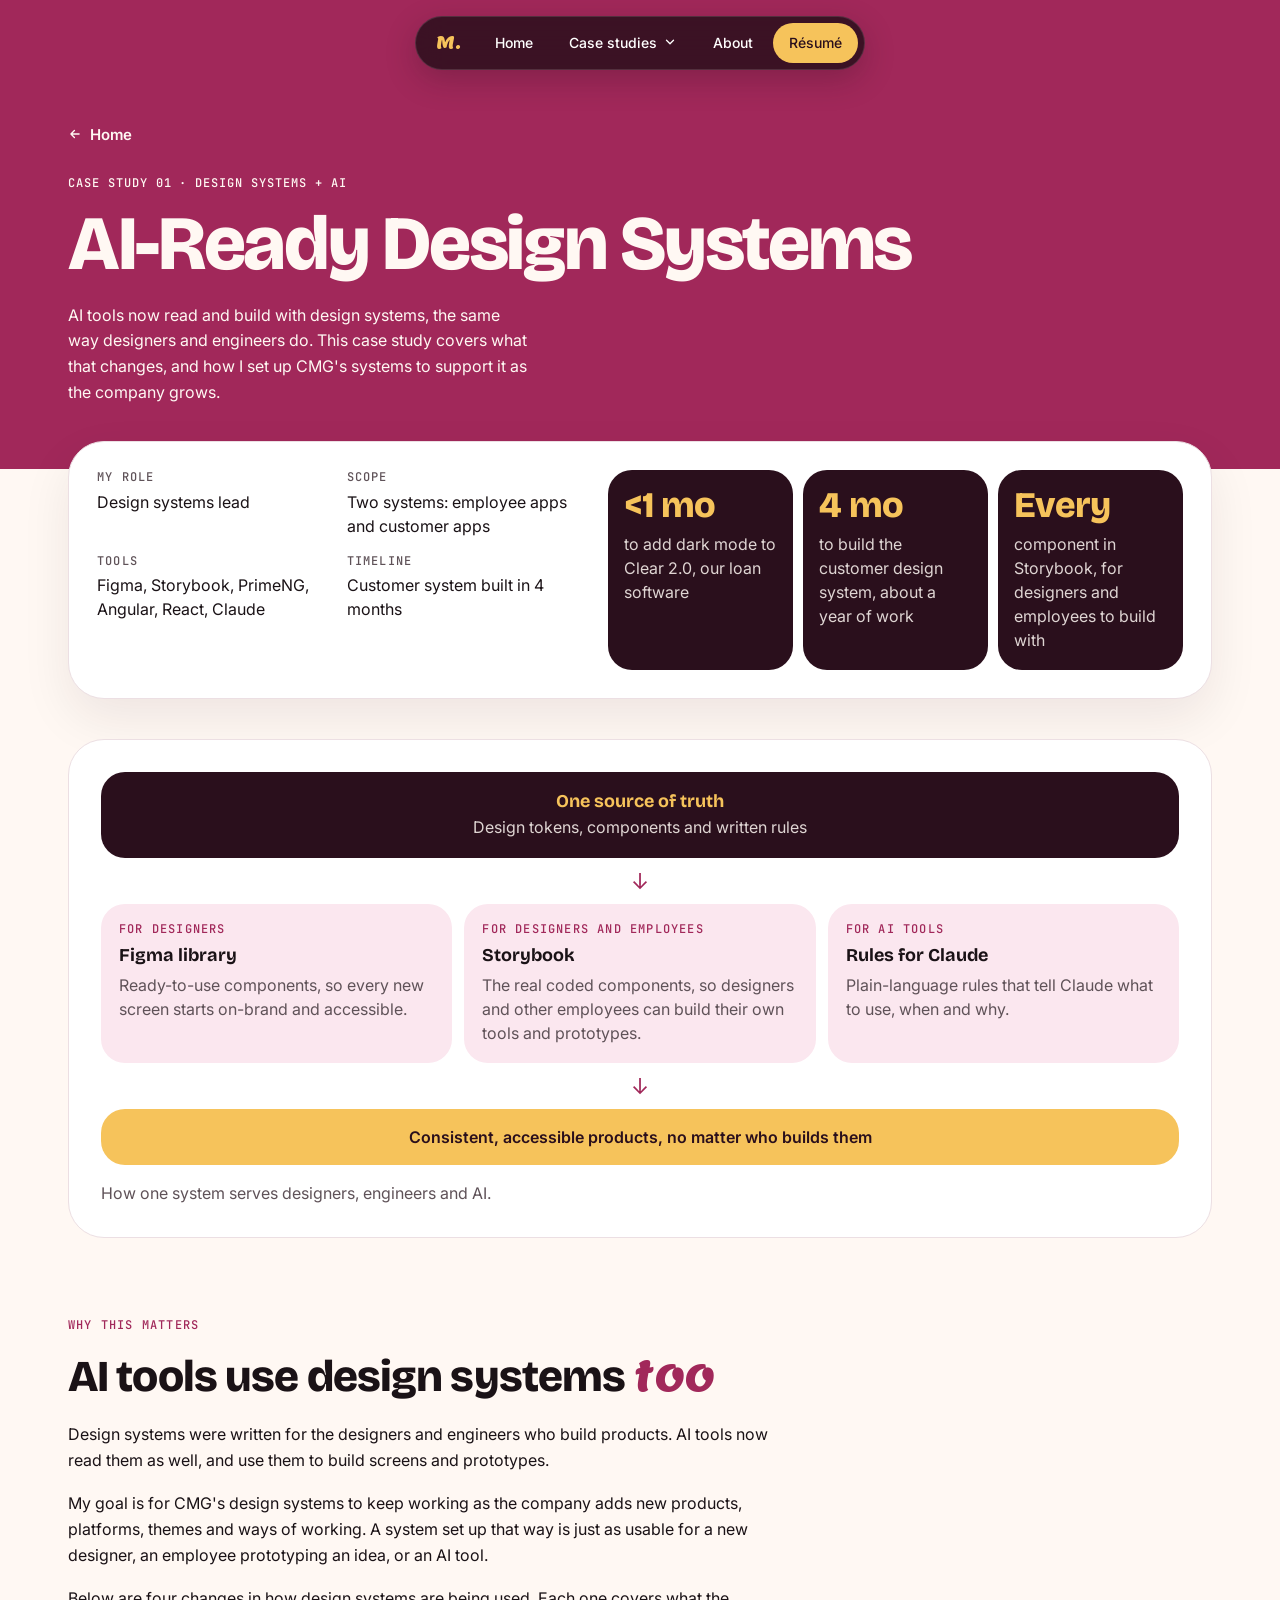
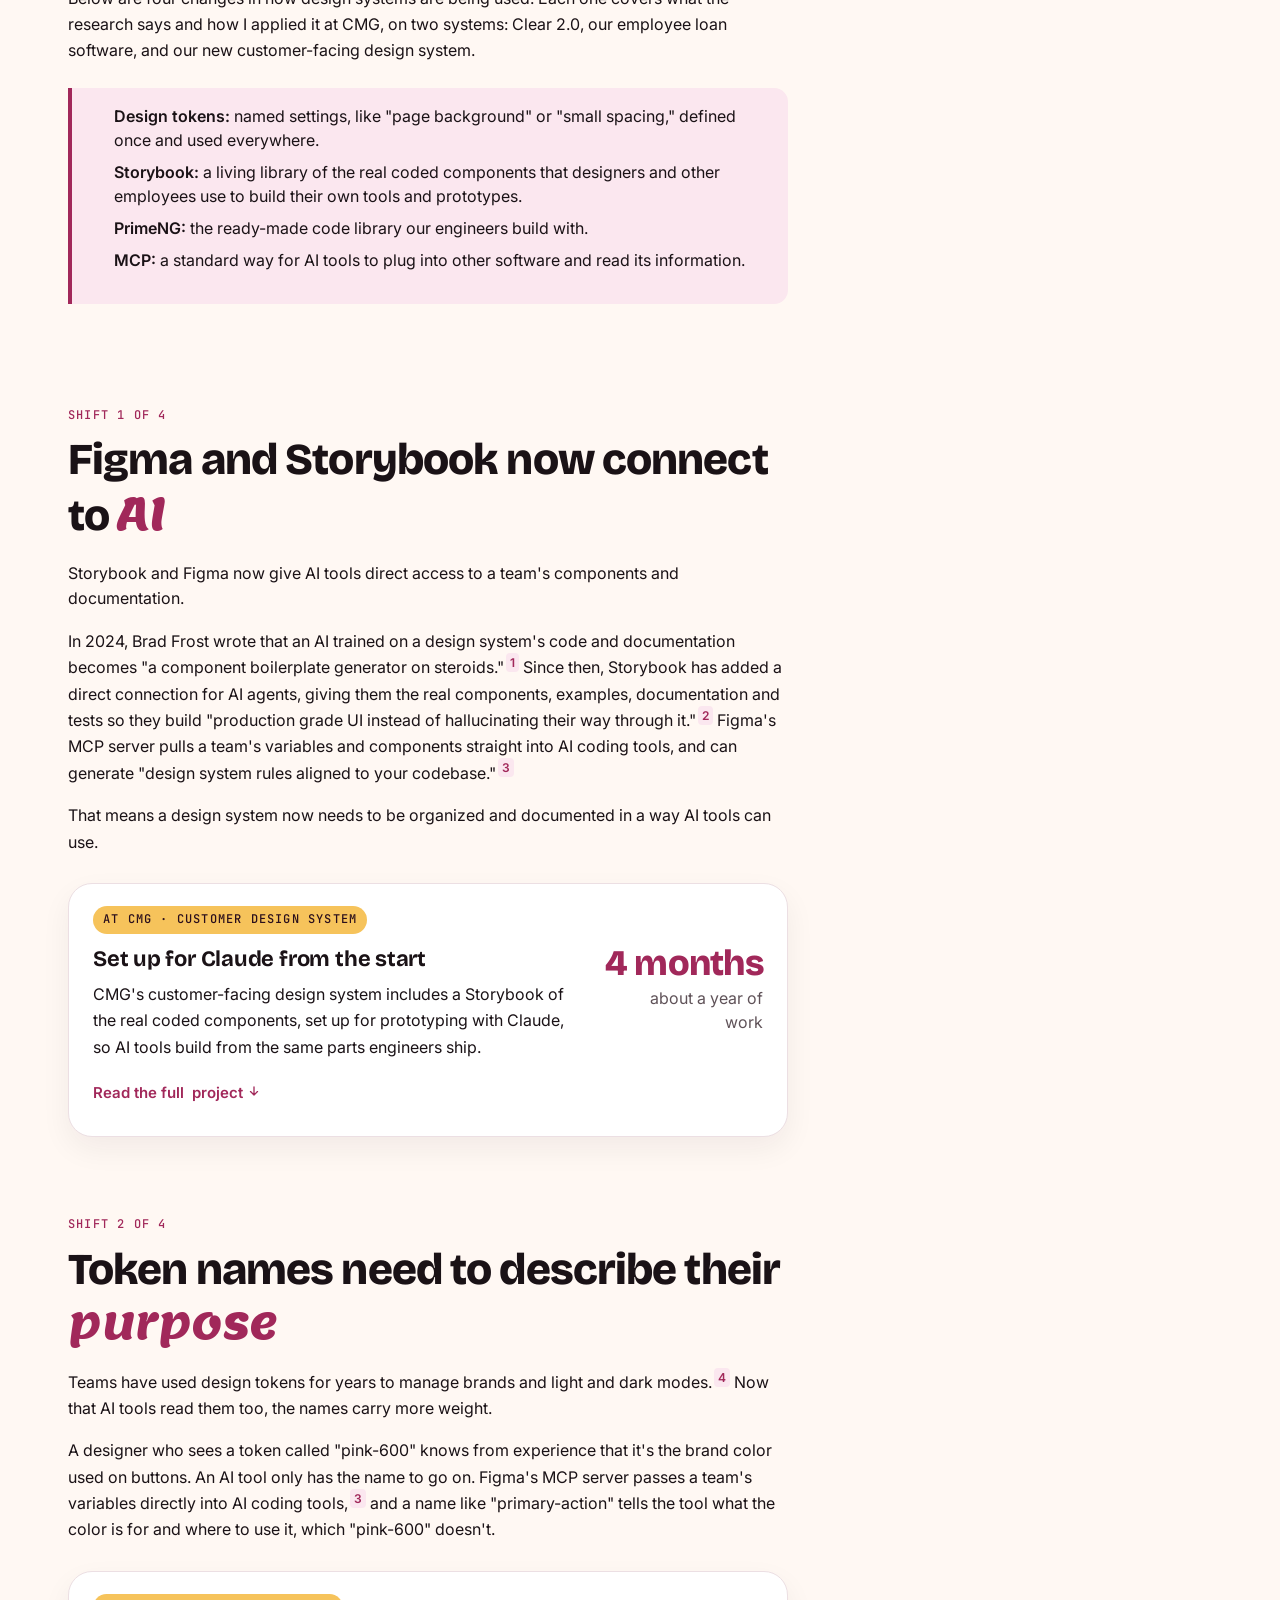
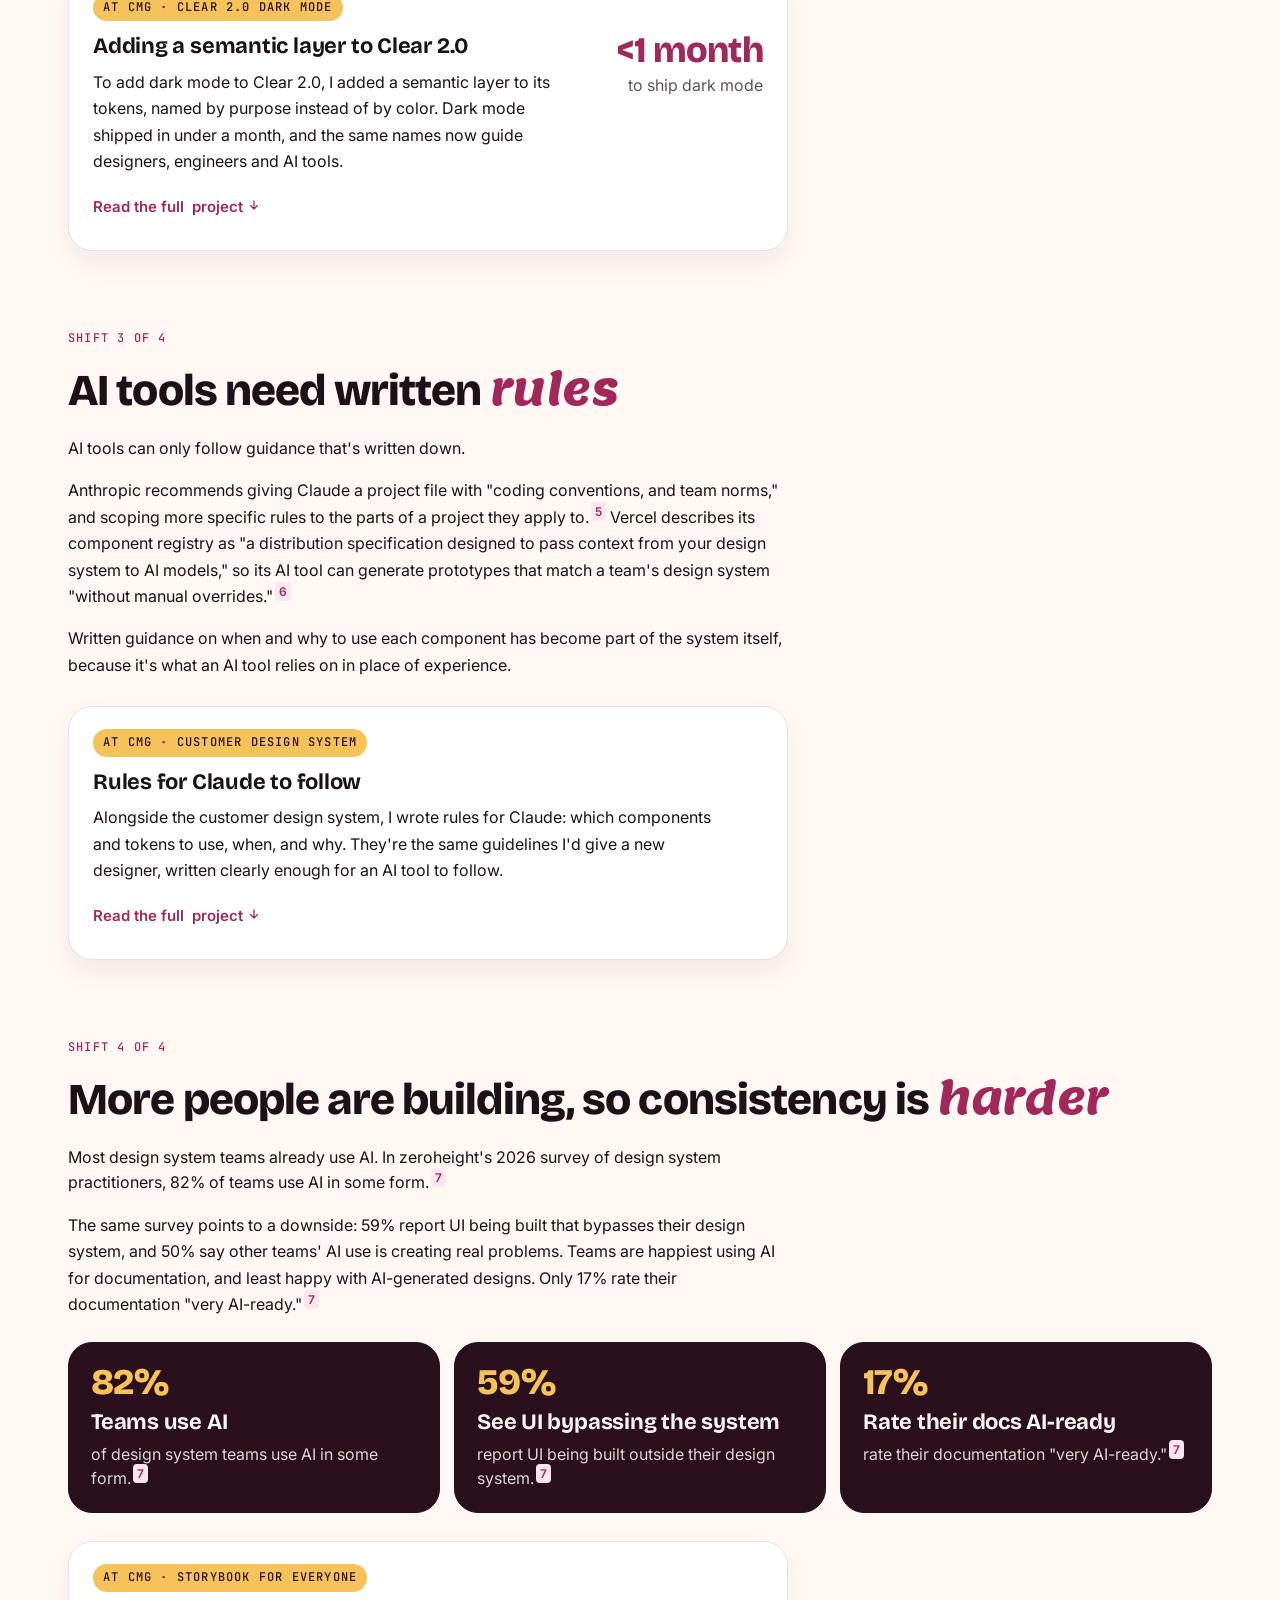
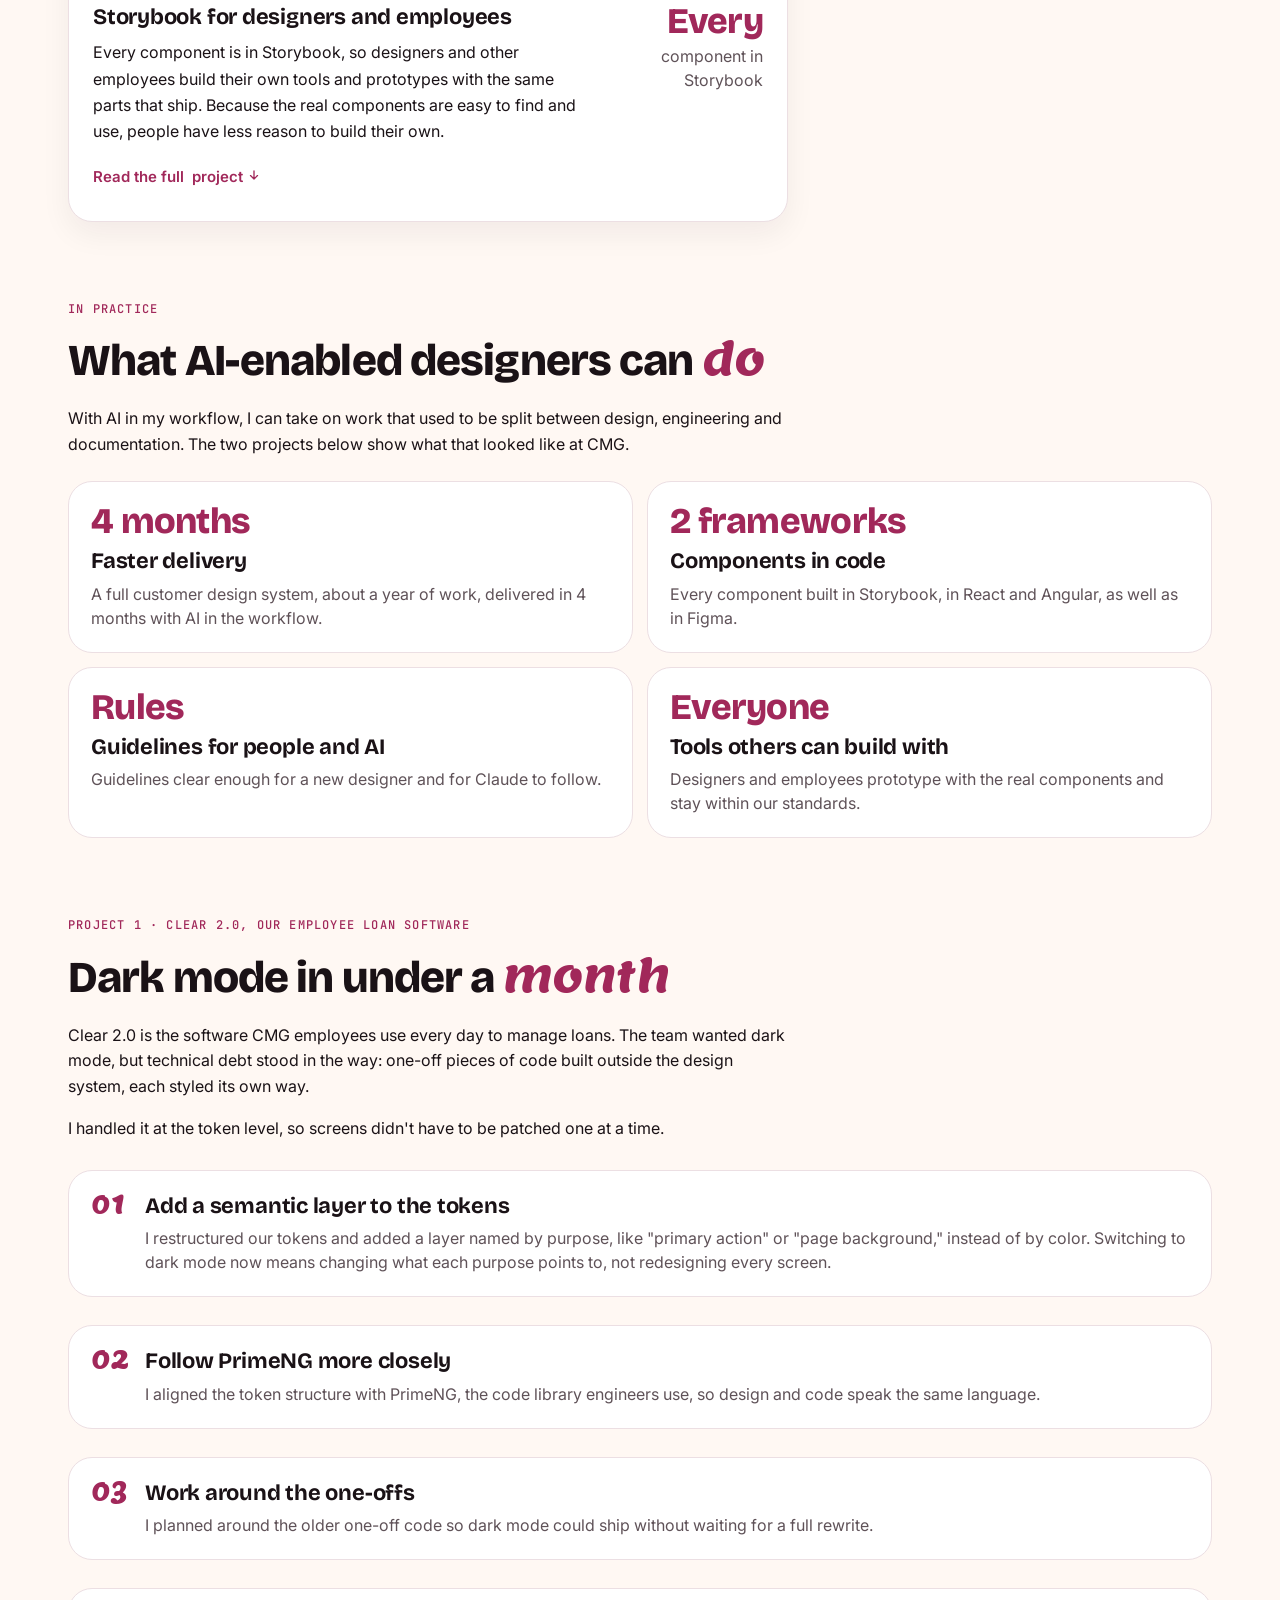
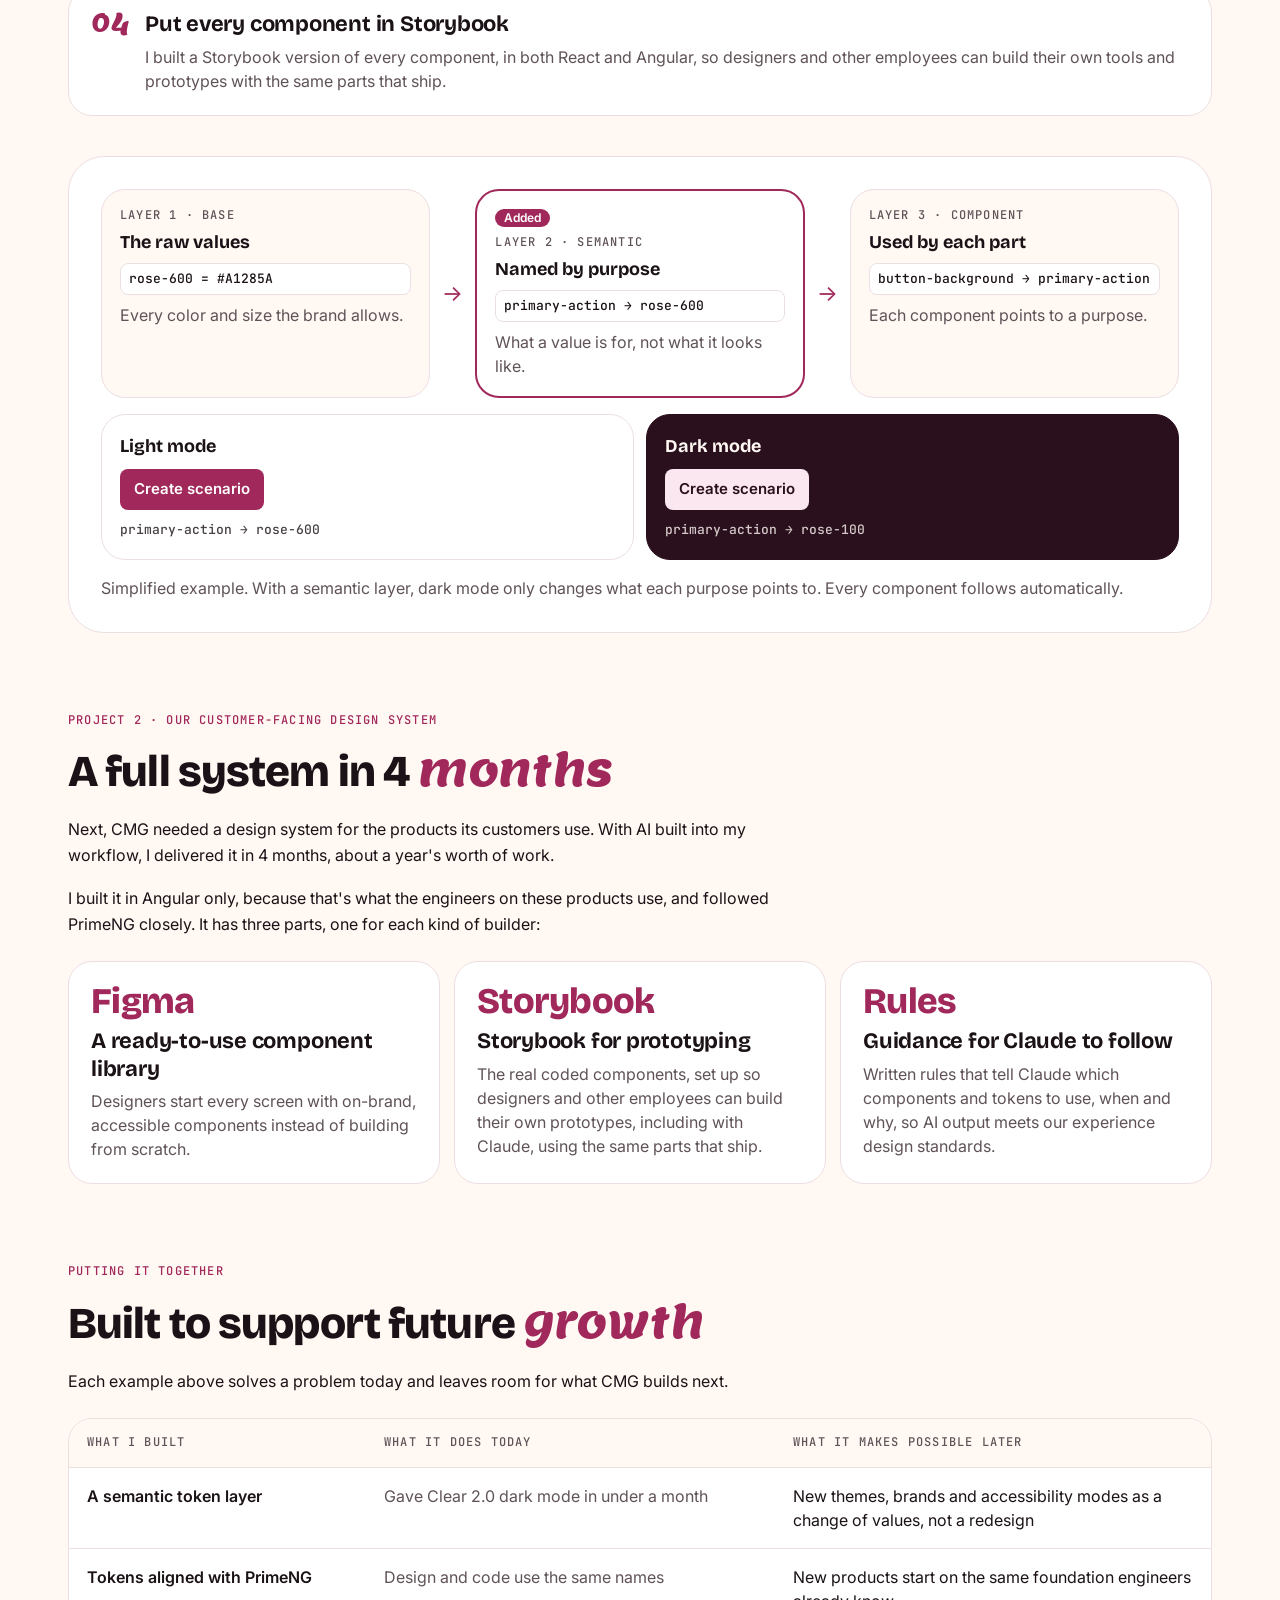
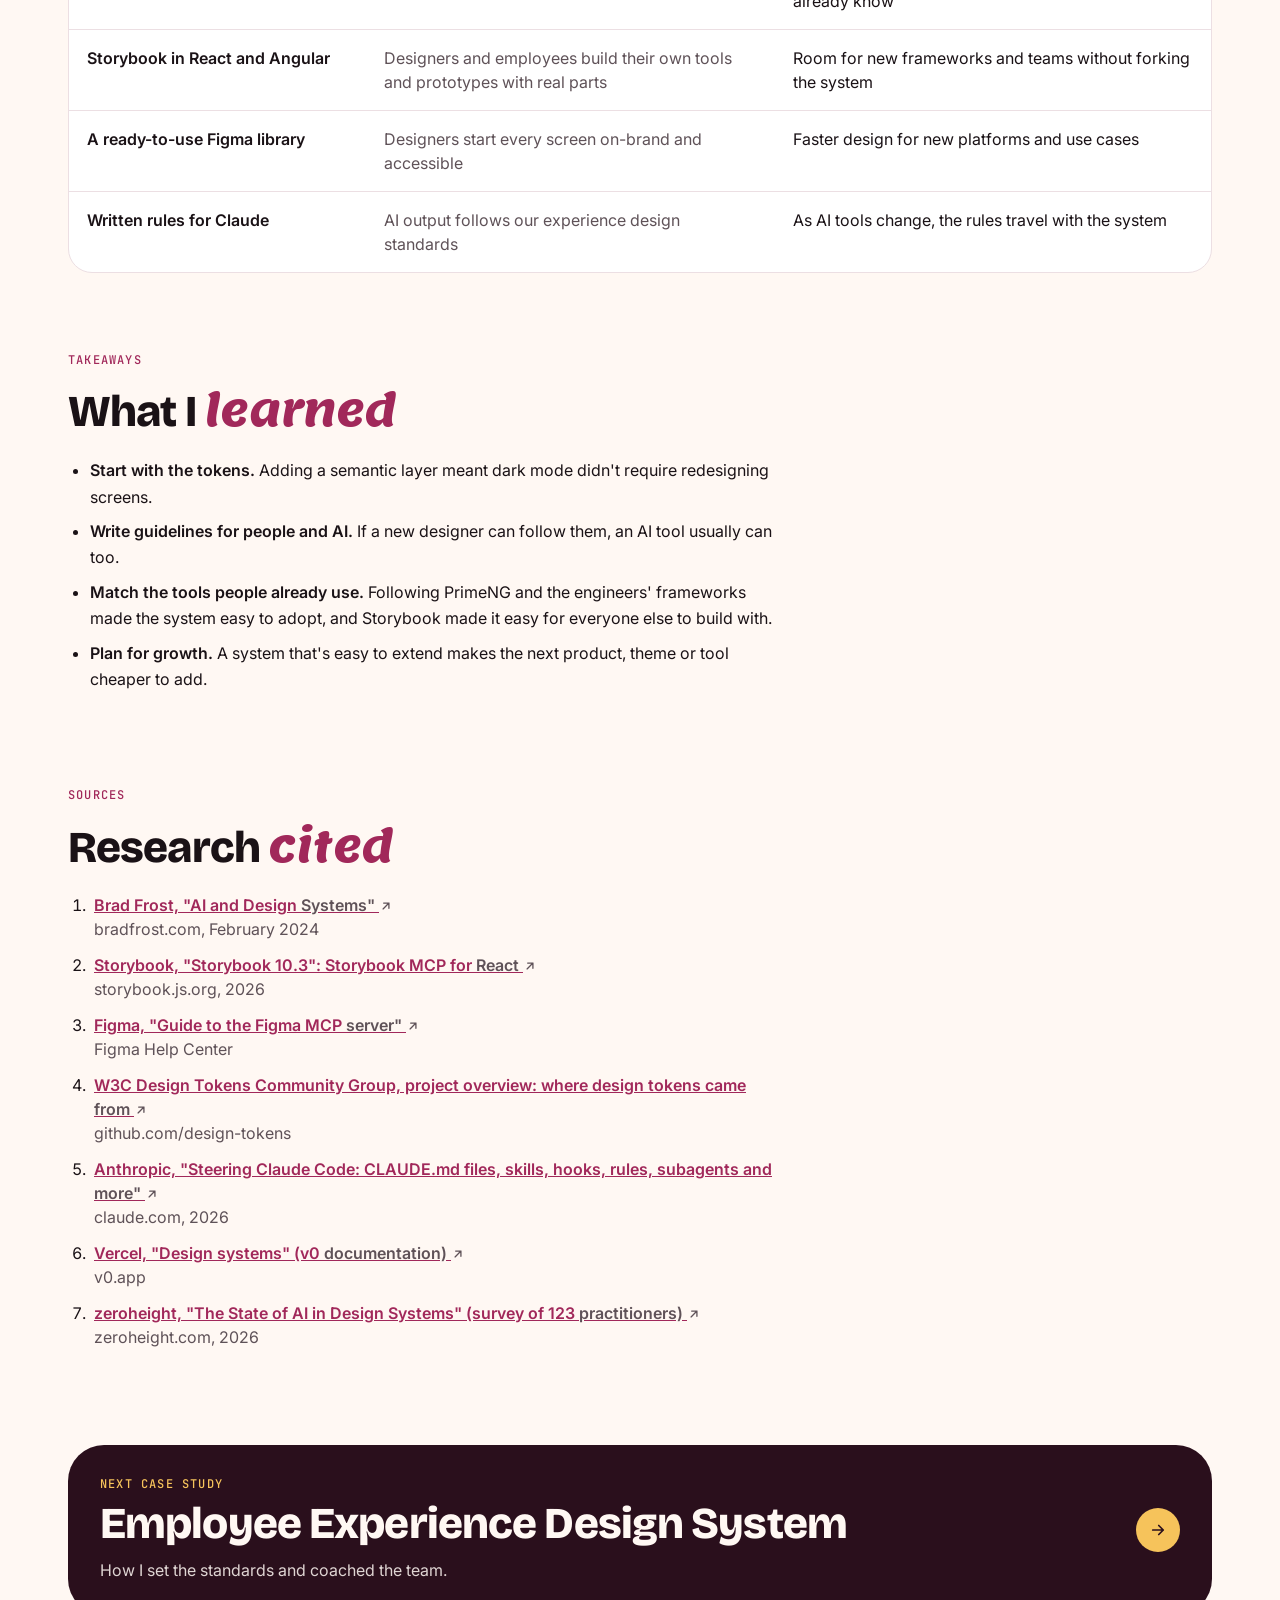
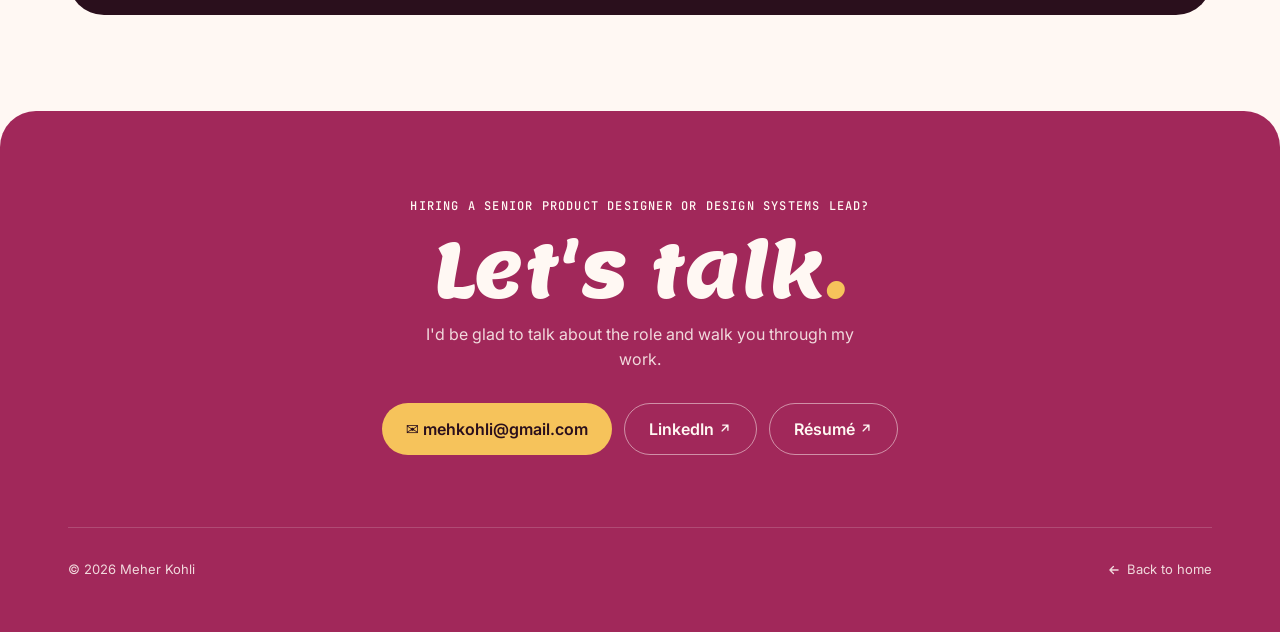
<file: portfolio/ai-design-systems.html>
<!DOCTYPE html>
<html lang="en">
<head>
  <meta charset="utf-8" />
  <meta name="viewport" content="width=device-width, initial-scale=1, viewport-fit=cover" />
  <meta name="theme-color" content="#2a0f1c" />
  <title>AI-Ready Design Systems | Meher Kohli</title>
  <meta name="description" content="Point of view and case study by Meher Kohli: four ways AI is changing design systems, backed by research, with examples from CMG Financial: Clear 2.0 dark mode in under a month, and a customer design system with Figma, Storybook and rules for Claude in 4 months." />
  <link rel="preconnect" href="https://fonts.googleapis.com">
  <link rel="preconnect" href="https://fonts.gstatic.com" crossorigin>
  <link href="https://fonts.googleapis.com/css2?family=Lemon&family=Bricolage+Grotesque:opsz,wght@12..96,400;12..96,700;12..96,800&family=Inter:wght@400;500;600&family=JetBrains+Mono:wght@500&display=swap" rel="stylesheet">
  <style>
/* Shared styles for case study pages. Tokens match index.html. */
:root {
  --rose-950:#2a0f1c; --rose-900:var(--rose-950); --rose-700:var(--rose-950); --rose-600:#A1285A; --rose-400:var(--rose-600); --rose-200:var(--rose-100); --rose-100:#fbe7ef;
  --butter-400:#F6C35B; --butter-200:var(--butter-400);
  --cream:#fff8f3; --ink:#1a1216; --ink-muted:#5f5258; --line:#ecdfe3;
  --bg: var(--cream); --text: var(--ink); --muted: var(--ink-muted); --border: var(--line);
  --brand: var(--rose-600); --brand-soft: var(--rose-100);
  --f-sig: 'Lemon', 'Bricolage Grotesque', cursive;
  --f-head: 'Bricolage Grotesque', system-ui, sans-serif;
  --f-body: 'Inter', system-ui, -apple-system, 'Segoe UI', Roboto, sans-serif;
  --f-mono: 'JetBrains Mono', ui-monospace, Menlo, monospace;
  --r-md:14px; --r-lg:24px; --r-xl:36px;
  --max:1200px; --read: 720px;
  --ease: cubic-bezier(.2,.8,.2,1);
}
*, *::before, *::after { box-sizing: border-box; }
html { scroll-padding-top: 24px; -webkit-text-size-adjust: 100%; }
@media (prefers-reduced-motion: no-preference) { html.smooth { scroll-behavior: smooth; } }
body { margin: 0; background: var(--bg); color: var(--text); font: 400 17px/1.65 var(--f-body); -webkit-font-smoothing: antialiased; overflow-x: clip; }
a { color: inherit; }
img { max-width: 100%; }
:focus-visible { outline: 3px solid var(--butter-400); outline-offset: 3px; border-radius: 6px; }
.wrap { max-width: var(--max); margin: 0 auto; padding: 0 28px; }
.read { max-width: var(--read); }
@media (max-width: 600px) { .wrap { padding: 0 18px; } }
.skip { position: absolute; left: -9999px; }
.skip:focus { left: 16px; top: 16px; background: #fff; color: var(--ink); padding: 8px 12px; z-index: 200; }
.label { font: 500 12px/1.2 var(--f-mono); letter-spacing: .1em; text-transform: uppercase; }

/* Nav (same as home) */
.nav { position: fixed; top: 16px; left: 50%; transform: translateX(-50%); z-index: 100; display: flex; align-items: center; gap: 4px; padding: 6px; border-radius: 999px; background: rgba(42,15,28,.85); backdrop-filter: blur(14px); -webkit-backdrop-filter: blur(14px); border: 1px solid var(--on-dark-hover); box-shadow: 0 10px 30px rgba(42,15,28,.25); }
.nav a { color: #fff; text-decoration: none; font: 500 14px var(--f-body); padding: 9px 16px; border-radius: 999px; transition: background .2s; white-space: nowrap; }
.nav a:hover { background: var(--on-dark-hover); }
.nav .sig { font: 400 18px var(--f-sig); color: var(--butter-400); padding: 6px 14px; }
.nav .cta { background: var(--butter-400); color: var(--rose-950); }
.nav .cta:hover { background: var(--butter-400); }
@media (max-width: 640px) {
  .nav { top: auto; bottom: calc(12px + env(safe-area-inset-bottom)); width: calc(100% - 24px); max-width: 420px; justify-content: space-between; }
  .nav a { min-height: 44px; display: inline-flex; align-items: center; padding: 0 12px; }
  .nav .sig { display: none; }
  body { padding-bottom: calc(76px + env(safe-area-inset-bottom)); }
}

/* Reading progress */
.progress { position: fixed; top: 0; left: 0; height: 4px; width: 100%; transform-origin: 0 50%; transform: scaleX(0); background: var(--butter-400); z-index: 150; }

/* Case hero */
.c-hero { color: var(--cream); padding: 112px 0 64px; position: relative; overflow: hidden; }
.c-hero.rose { background: linear-gradient(140deg, var(--rose-600), var(--rose-950)); }
.c-hero.plum { background: linear-gradient(140deg, var(--rose-950), var(--rose-950)); }
.c-hero.butter { background: linear-gradient(140deg, var(--butter-400), var(--butter-400)); color: var(--rose-950); }
.back { display: inline-flex; align-items: center; gap: 8px; min-height: 44px; text-decoration: none; font: 600 15px var(--f-body); margin-bottom: 18px; }
.back:hover { opacity: 1; text-decoration: underline; }
.c-hero .kind { display: block; margin-bottom: 14px; }
.c-hero h1 { font: 800 clamp(38px, 6.4vw, 80px)/1.0 var(--f-head); letter-spacing: -.03em; margin: 0; max-width: 18ch; }
.c-hero .summary { font-size: clamp(18px, 2vw, 22px); line-height: 1.5; margin: 20px 0 0; max-width: 46ch; }
.award { display: inline-flex; align-items: center; gap: 8px; margin-top: 22px; padding: 8px 14px; border-radius: 999px; background: var(--butter-400); color: var(--rose-950); font: 600 14px var(--f-body); }
@media (max-width: 600px) { .c-hero { padding: 40px 0 48px; } }

/* At a glance */
.glance { margin-top: -28px; position: relative; z-index: 2; }
.glance-card { background: #fff; border: 1px solid var(--border); border-radius: var(--r-xl); padding: 28px; box-shadow: 0 20px 50px rgba(42,15,28,.08); display: grid; grid-template-columns: 1fr 1.2fr; gap: 32px; }
.facts { margin: 0; display: grid; grid-template-columns: 1fr 1fr; gap: 16px 20px; align-content: start; }
.facts dt { font: 500 11.5px var(--f-mono); letter-spacing: .08em; text-transform: uppercase; color: var(--muted); margin-bottom: 4px; }
.facts dd { margin: 0; font-size: 15.5px; line-height: 1.45; }
.results { display: grid; grid-template-columns: repeat(3, 1fr); gap: 10px; }
.result { background: var(--rose-950); color: var(--cream); border-radius: var(--r-lg); padding: 18px 16px; }
.result b { display: block; font: 800 clamp(28px, 3vw, 38px)/1 var(--f-head); letter-spacing: -.02em; color: var(--butter-400); white-space: nowrap; }
.result span { display: block; margin-top: 8px; font-size: 14px; line-height: 1.4; color: var(--on-dark-muted); }
@media (max-width: 900px) { .glance-card { grid-template-columns: 1fr; padding: 22px 18px; gap: 24px; border-radius: 28px; } }
@media (max-width: 600px) {
  .facts { grid-template-columns: 1fr; }
  .results { grid-template-columns: 1fr; }
  .result { display: flex; align-items: baseline; gap: 14px; }
  .result b { min-width: 104px; }
  .result span { margin: 0; }
}

/* Figures: real product images, shown in full, never cropped */
.figure { margin: 40px 0; }
.fig-frame { position: relative; background: var(--rose-100); border: 1px solid var(--border); border-radius: var(--r-lg); padding: clamp(10px, 2vw, 24px); transition: border-color .2s; }
.fig-frame:hover { border-color: var(--brand); }
.figure img { display: block; width: 100%; height: auto; max-height: min(78vh, 720px); object-fit: contain; margin: 0 auto; border-radius: 8px; cursor: zoom-in; }
.zoom-btn { position: absolute; top: 12px; right: 12px; min-height: 44px; padding: 0 16px; display: inline-flex; align-items: center; gap: 6px; border: 0; border-radius: 999px; background: rgba(42,15,28,.85); color: #fff; font: 600 14px var(--f-body); cursor: pointer; box-shadow: 0 6px 18px rgba(42,15,28,.25); transition: background .2s; }
.zoom-btn:hover { background: var(--rose-950); }
.zoom-btn span { font-size: 16px; line-height: 1; }
.figure figcaption { font-size: 14.5px; color: var(--muted); margin-top: 10px; }

/* Full-size image viewer (stays on the page) */
dialog.lightbox { width: 100vw; height: 100vh; height: 100dvh; max-width: none; max-height: none; margin: 0; padding: 0; border: 0; background: rgba(42,15,28,.97); color: #fff; }
dialog.lightbox[open] { display: grid; grid-template-rows: auto minmax(0, 1fr) auto; }
dialog.lightbox::backdrop { background: rgba(42,15,28,.97); }
.lb-bar { display: flex; justify-content: space-between; align-items: center; gap: 12px; padding: max(12px, env(safe-area-inset-top)) max(16px, env(safe-area-inset-right)) 8px max(16px, env(safe-area-inset-left)); }
.lb-hint { font-size: 13.5px; opacity: .75; }
.lb-close { flex: none; width: 48px; height: 48px; border-radius: 50%; border: 0; background: #fff; color: var(--rose-950); font-size: 26px; line-height: 1; cursor: pointer; }
.lb-stage { overflow: auto; display: grid; place-items: center; padding: 8px 16px; min-height: 0; overscroll-behavior: contain; }
.lb-stage img { display: block; width: auto; height: auto; max-width: 100%; max-height: calc(100vh - 150px); max-height: calc(100dvh - 150px); object-fit: contain; border-radius: 8px; background: #fff; cursor: zoom-in; }
.lb-stage.actual { place-items: start; }
.lb-stage.actual img { max-width: none; max-height: none; cursor: zoom-out; }
.lb-cap { margin: 0; padding: 8px 16px max(14px, env(safe-area-inset-bottom)); font-size: 14px; opacity: .85; text-align: center; }
body:has(dialog[open]) { overflow: hidden; }
.figure.hero-fig { margin: 48px 0 0; }

/* Body sections */
.c-section { padding: 72px 0 0; }
.c-section:last-of-type { padding-bottom: 24px; }
.c-section h2 { font: 800 clamp(30px, 4vw, 46px)/1.08 var(--f-head); letter-spacing: -.02em; margin: 10px 0 18px; }
.c-section h2 em { font: 400 1em var(--f-sig); font-style: normal; color: var(--brand); }
.c-section .eyebrow { color: var(--brand); }
.c-section p { margin: 0 0 16px; }
.c-section ul { margin: 0 0 16px; padding-left: 22px; display: grid; gap: 8px; }
.lead { font-size: 19px; line-height: 1.6; }
.callout { background: var(--brand-soft); border-left: 4px solid var(--brand); border-radius: 0 var(--r-md) var(--r-md) 0; padding: 16px 20px; margin: 24px 0; }
.callout p:last-child { margin: 0; }
@media (max-width: 600px) { .c-section { padding-top: 56px; } .lead { font-size: 18px; } }

/* Numbered steps */
.steps { list-style: none; padding: 0; margin: 28px 0 0; display: grid; gap: 14px; counter-reset: step; }
.steps > li { counter-increment: step; background: #fff; border: 1px solid var(--border); border-radius: var(--r-lg); padding: 22px 22px 22px 76px; position: relative; }
.steps > li::before { content: counter(step, decimal-leading-zero); position: absolute; left: 22px; top: 20px; font: 400 26px/1 var(--f-sig); color: var(--brand); }
.steps h3 { font: 700 19px/1.3 var(--f-head); margin: 0 0 6px; }
.steps p { margin: 0; color: var(--muted); }
.steps p + p { margin-top: 8px; }
@media (max-width: 600px) { .steps > li { padding: 56px 18px 18px; } .steps > li::before { left: 18px; top: 18px; } }

/* Grid of cards (roles, challenges, findings) */
.grid2 { display: grid; grid-template-columns: repeat(2, 1fr); gap: 14px; margin-top: 24px; }
.grid3 { display: grid; grid-template-columns: repeat(3, 1fr); gap: 14px; margin-top: 24px; }
.box { background: #fff; border: 1px solid var(--border); border-radius: var(--r-lg); padding: 22px; }
.box h3 { font: 700 18px/1.3 var(--f-head); margin: 0 0 6px; }
.box p { margin: 0; color: var(--muted); font-size: 15.5px; }
.box.dark { background: var(--rose-950); border-color: var(--rose-950); color: var(--cream); }
.box.dark p { color: var(--on-dark-muted); }
.box .num { font: 800 32px/1 var(--f-head); color: var(--brand); display: block; margin-bottom: 8px; letter-spacing: -.02em; }
.box.dark .num { color: var(--butter-400); }
.tag-good, .tag-bad { display: inline-block; font: 600 12px var(--f-body); padding: 4px 10px; border-radius: 999px; margin-bottom: 10px; }
.tag-good { background: #e3f4ea; color: #1e6b45; }
.tag-bad { background: #fde3e3; color: #8a1f1f; }
@media (max-width: 900px) { .grid3 { grid-template-columns: 1fr 1fr; } }
@media (max-width: 640px) { .grid2, .grid3 { grid-template-columns: 1fr; } }

/* Flow */
.flow { list-style: none; padding: 0; margin: 24px 0 0; display: grid; gap: 10px; counter-reset: f; }
.flow li { counter-increment: f; display: grid; grid-template-columns: 40px 1fr; gap: 14px; align-items: center; background: #fff; border: 1px solid var(--border); border-radius: var(--r-md); padding: 14px 16px; }
.flow li::before { content: counter(f); width: 40px; height: 40px; border-radius: 50%; background: var(--brand); color: #fff; display: grid; place-items: center; font: 700 16px var(--f-head); }

/* Video */
.video { position: relative; aspect-ratio: 16 / 9; border-radius: var(--r-lg); overflow: hidden; background: var(--rose-950); margin-top: 24px; }
.video iframe { position: absolute; inset: 0; width: 100%; height: 100%; border: 0; }

/* Next case + contact */
.next { margin-top: 96px; }
.next a { display: grid; grid-template-columns: 1fr auto; align-items: center; gap: 20px; text-decoration: none; background: var(--rose-950); color: var(--cream); border-radius: var(--r-xl); padding: 32px; transition: transform .3s var(--ease); }
.next a:hover { transform: translateY(-3px); }
.next .label { color: var(--butter-400); display: block; margin-bottom: 8px; }
.next strong { font: 800 clamp(26px, 3.4vw, 40px)/1.1 var(--f-head); letter-spacing: -.02em; display: block; }
.next p { margin: 8px 0 0; color: var(--on-dark-muted); }
.next i { font-style: normal; width: 56px; height: 56px; border-radius: 50%; background: var(--butter-400); color: var(--rose-950); display: grid; place-items: center; font-size: 22px; }
@media (max-width: 600px) { .next a { padding: 24px 20px; } .next i { width: 48px; height: 48px; } }

.contact { background: var(--brand); color: var(--cream); border-radius: var(--r-xl) var(--r-xl) 0 0; padding: 88px 0 40px; margin-top: 96px; text-align: center; }
.contact .label { color: var(--butter-400); }
.contact h2 { font: 400 clamp(52px, 10vw, 120px)/.95 var(--f-sig); margin: 16px 0 14px; }
.contact h2 span { color: var(--butter-400); }
.contact p { max-width: 46ch; margin: 0 auto 30px; color: var(--on-dark-muted); }
.btns { display: flex; justify-content: center; flex-wrap: wrap; gap: 12px; }
.btn { display: inline-flex; align-items: center; justify-content: center; gap: 8px; min-height: 52px; padding: 0 24px; border-radius: 999px; font: 600 16px var(--f-body); text-decoration: none; transition: transform .2s var(--ease); }
.btn:hover { transform: translateY(-2px); }
.btn.y { background: var(--butter-400); color: var(--rose-950); }
.btn.o { border: 1.5px solid var(--on-dark-muted); color: var(--cream); }
.foot { display: flex; justify-content: space-between; flex-wrap: wrap; gap: 12px; margin-top: 72px; padding-top: 20px; border-top: 1px solid var(--on-dark-line); font-size: 13px; color: var(--on-dark-muted); text-align: left; }
.foot a { text-decoration: none; min-height: 44px; display: inline-flex; align-items: center; }
@media (max-width: 600px) { .contact { padding: 72px 0 32px; } .btns { flex-direction: column; align-items: stretch; max-width: 340px; margin: 0 auto; } }

/* Reveal */
.rv { transition: opacity .7s var(--ease), transform .7s var(--ease); }
.rv.pre { opacity: 0; transform: translateY(24px); }
@media (prefers-reduced-motion: reduce) {
  *, *::before, *::after { animation: none !important; transition: none !important; }
  .rv.pre { opacity: 1; transform: none; }
}

/* Sub-headings inside reading column, idea tag */
.read h3 { font: 700 21px/1.3 var(--f-head); margin: 28px 0 8px; }
.read h3:first-child { margin-top: 0; }
.tag-idea { display: inline-block; font: 600 12px var(--f-body); padding: 4px 10px; border-radius: 999px; margin-bottom: 10px; background: var(--butter-400); color: #6b4500; }

/* Diagrams (AI-ready design systems page) */
.diagram { margin: 40px 0 0; background: #fff; border: 1px solid var(--border); border-radius: var(--r-xl); padding: clamp(18px, 3vw, 32px); }
.diagram .cap { font-size: 14.5px; color: var(--muted); margin: 16px 0 0; }
.map { display: grid; gap: 12px; }
.map .src { background: var(--rose-950); color: var(--cream); border-radius: var(--r-lg); padding: 18px 22px; text-align: center; }
.map .src strong { display: block; font: 800 22px/1.2 var(--f-head); color: var(--butter-400); }
.map .src span { font-size: 15px; opacity: .85; }
.map .outs { display: grid; grid-template-columns: repeat(3, 1fr); gap: 12px; }
.map .out { background: var(--brand-soft); border-radius: var(--r-lg); padding: 18px; min-width: 0; }
.map .out .who { display: block; font: 500 11.5px var(--f-mono); text-transform: uppercase; letter-spacing: .08em; color: var(--brand); margin-bottom: 6px; }
.map .out h3 { font: 700 19px/1.25 var(--f-head); margin: 0 0 6px; }
.map .out p { margin: 0; font-size: 15px; color: var(--muted); }
.map .arrow { text-align: center; color: var(--brand); font-size: 22px; line-height: 1; }
.map .end { background: var(--butter-400); color: var(--rose-950); border-radius: var(--r-lg); padding: 16px 20px; text-align: center; font-weight: 600; }
@media (max-width: 760px) { .map .outs { grid-template-columns: 1fr; } }
.layers { display: grid; grid-template-columns: 1fr auto 1fr auto 1fr; gap: 12px; align-items: stretch; }
.layer { background: var(--bg); border: 1px solid var(--border); border-radius: var(--r-lg); padding: 18px; display: flex; flex-direction: column; gap: 8px; min-width: 0; }
.layer.new { border: 2px solid var(--brand); background: #fff; }
.layer .label { color: var(--muted); }
.layer h3 { font: 700 18px/1.25 var(--f-head); margin: 0; }
.layer p { margin: 0; font-size: 14.5px; color: var(--muted); }
.layer code { font: 500 13px/1.4 var(--f-mono); background: #fff; border: 1px solid var(--border); padding: 6px 8px; border-radius: 8px; overflow-wrap: anywhere; }
.layers .arr { align-self: center; justify-self: center; color: var(--brand); font-size: 22px; }
.badge-new { align-self: flex-start; font: 600 11.5px var(--f-body); background: var(--brand); color: #fff; padding: 3px 9px; border-radius: 999px; }
@media (max-width: 860px) { .layers { grid-template-columns: 1fr; } .layers .arr { transform: rotate(90deg); } }
.modes { display: grid; grid-template-columns: 1fr 1fr; gap: 12px; margin-top: 16px; }
.mode { border-radius: var(--r-lg); padding: 18px; border: 1px solid var(--border); }
.mode.light { background: #ffffff; color: #1a1216; }
.mode.dark { background: var(--rose-950); color: var(--cream); border-color: var(--rose-950); }
.mode .t { font-weight: 600; }
.mode .btnx { display: inline-block; margin-top: 10px; padding: 8px 14px; border-radius: 8px; font-weight: 600; font-size: 14px; }
.mode.light .btnx { background: #A1285A; color: #fff; }
.mode.dark .btnx { background: var(--rose-100); color: var(--rose-950); }
.mode code { font: 500 12.5px/1.6 var(--f-mono); opacity: .8; display: block; margin-top: 10px; }
@media (max-width: 560px) { .modes { grid-template-columns: 1fr; } }
.defs { margin: 0; padding: 0; list-style: none; display: grid; gap: 10px; }
.defs li { padding-left: 0; }

/* Citations, comparison table, sources (essay sections) */
.cite { font: 600 11px/1 var(--f-body); vertical-align: super; margin-left: 2px; }
.cite a { color: var(--brand); text-decoration: none; padding: 2px 4px; border-radius: 4px; background: var(--brand-soft); }
.cite a:hover { text-decoration: underline; }
blockquote.pull { margin: 24px 0; padding: 4px 0 4px 20px; border-left: 4px solid var(--butter-400); font: 600 clamp(19px, 2vw, 22px)/1.45 var(--f-head); color: var(--ink); }
blockquote.pull footer { font: 500 14px var(--f-body); color: var(--muted); margin-top: 8px; }
.shift { padding-top: 8px; }
.shift + .shift { margin-top: 36px; }
.shift .kicker { color: var(--brand); display: block; margin-bottom: 6px; }
.table-wrap { overflow-x: auto; margin-top: 24px; border: 1px solid var(--border); border-radius: var(--r-lg); background: #fff; }
.grow { width: 100%; border-collapse: collapse; font-size: 15.5px; min-width: 620px; }
.grow th, .grow td { text-align: left; vertical-align: top; padding: 16px 18px; border-bottom: 1px solid var(--border); }
.grow thead th { font: 500 11.5px var(--f-mono); letter-spacing: .08em; text-transform: uppercase; color: var(--muted); background: var(--bg); }
.grow tbody tr:last-child td { border-bottom: 0; }
.grow td:first-child { font-weight: 600; width: 26%; }
.grow td:nth-child(2) { color: var(--muted); }
.sources { margin: 0; padding-left: 22px; display: grid; gap: 12px; font-size: 15px; }
.sources li { padding-left: 4px; }
.sources a { color: var(--brand); font-weight: 600; overflow-wrap: anywhere; }
.sources span { color: var(--muted); }
.sources li:target { background: var(--butter-400); border-radius: 8px; }

/* "At CMG" example cards that demonstrate each point */
.example { margin: 28px 0 0; background: #fff; border: 1px solid var(--border); border-radius: var(--r-lg); padding: 22px 24px; display: grid; grid-template-columns: minmax(0, 1fr) auto; gap: 10px 28px; box-shadow: 0 12px 30px rgba(42,15,28,.06); }
.example .ex-label { grid-column: 1 / -1; justify-self: start; font: 500 11.5px var(--f-mono); letter-spacing: .08em; text-transform: uppercase; color: var(--rose-950); background: var(--butter-400); padding: 6px 10px; border-radius: 999px; }
.read .example h3 { font: 700 20px/1.25 var(--f-head); margin: 2px 0 8px; }
.example p { margin: 0 0 10px; font-size: 16px; }
.example ul { margin: 0 0 10px; font-size: 16px; }
.example .ex-body > :last-child { margin-bottom: 0; }
.example .ex-link { display: inline-flex; align-items: center; min-height: 44px; font: 600 15px var(--f-body); color: var(--brand); text-decoration: none; }
.example .ex-link:hover { text-decoration: underline; }
.example .ex-stat { text-align: right; align-self: start; padding-top: 2px; }
.example .ex-stat b { display: block; font: 800 34px/1 var(--f-head); color: var(--brand); white-space: nowrap; letter-spacing: -.02em; }
.example .ex-stat span { display: block; font-size: 13px; color: var(--muted); margin-top: 4px; max-width: 14ch; margin-left: auto; }
@media (max-width: 640px) {
  .example { grid-template-columns: 1fr; padding: 20px 18px; }
  .example .ex-stat { text-align: left; order: -1; grid-row: 2; }
  .example .ex-stat span { margin-left: 0; max-width: none; }
}
@media (max-width: 640px) {
  .table-wrap { overflow: visible; border: 0; background: transparent; }
  .grow { min-width: 0; }
  .grow thead { position: absolute; width: 1px; height: 1px; overflow: hidden; clip: rect(0 0 0 0); }
  .grow, .grow tbody, .grow tr, .grow td { display: block; width: 100%; }
  .grow tr { background: #fff; border: 1px solid var(--border); border-radius: var(--r-lg); padding: 6px 0; margin-bottom: 12px; }
  .grow td { border: 0; padding: 8px 18px; }
  .grow td:first-child { width: 100%; font: 700 18px/1.3 var(--f-head); }
  .grow td[data-label]::before { content: attr(data-label); display: block; font: 500 11px var(--f-mono); letter-spacing: .08em; text-transform: uppercase; color: var(--muted); margin-bottom: 2px; }
}


/* Case studies dropdown in the menu */
.cm { position: relative; display: inline-flex; }
.cm-btn { display: inline-flex; align-items: center; gap: 6px; border: 0; background: transparent; color: #fff; font: 500 14px var(--f-body); padding: 9px 16px; border-radius: 999px; cursor: pointer; white-space: nowrap; }
.cm-btn:hover, .cm-btn[aria-expanded="true"] { background: var(--on-dark-hover); }
.cm-caret { font-size: 11px; transition: transform .2s; }
.cm-btn[aria-expanded="true"] .cm-caret { transform: rotate(180deg); }
.cm-list { position: absolute; top: calc(100% + 10px); left: 50%; transform: translateX(-50%); width: 300px; margin: 0; padding: 8px; list-style: none; background: #2a0f1c; border: 1px solid var(--on-dark-line); border-radius: 18px; box-shadow: 0 18px 40px rgba(42,15,28,.35); z-index: 120; }
.cm-list[hidden] { display: none; }
.cm-list a { display: block; padding: 10px 12px; min-height: 44px; border-radius: 12px; color: #fff; text-decoration: none; font: 600 15px/1.3 var(--f-body); }
.cm-list a:hover, .cm-list a:focus-visible { background: var(--on-dark-hover); }
.cm-list a[aria-current="page"] { background: var(--on-dark-hover); }
.cm-kind { display: block; font: 500 11px var(--f-mono); letter-spacing: .08em; text-transform: uppercase; color: var(--butter-400); margin-bottom: 2px; }
@media (max-width: 640px) {
  .cm-btn { min-height: 44px; padding: 0 10px; }
  .cm { position: static; }
  .cm-list { top: auto; bottom: calc(100% + 10px); left: 0; right: 0; width: auto; transform: none; }
}
@media (max-width: 374px) { .cm-btn { padding: 0 7px; font-size: 13px; } }


/* ═════════ Design tokens + components (single source of truth) ═════════ */
:root {
  /* Type scale */
  --t-display: clamp(64px, 11vw, 156px); /* Lemon: your name only */
  --t-h1: clamp(40px, 6vw, 80px);        /* page and section titles */
  --t-h2: clamp(26px, 3.6vw, 44px);      /* section headings, modal titles */
  --t-h3: 22px;                          /* card, step and box titles */
  --t-h4: 18px;                          /* small diagram and tile titles */
  --t-stat: 36px;                        /* big numbers */
  --t-lead: var(--t-body);               /* intros: same size as all body content */
  --t-body: 16px;                        /* all body content */
  --t-small: 15px;                       /* interface text (buttons), not content */
  --t-caption: 13px;
  --t-label: 12px;                       /* mono, uppercase */
  --t-tag: 12px;
  --t-code: 13px;
  /* Buttons */
  --btn-lg: 52px;
  --btn-md: 44px;
  --nav-item: 40px;
  --icon-btn: 44px;
  /* Icons */
  --icon-sm: 14px;
  --icon-md: 18px;
  --icon-lg: 22px;
}

/* Type */
strong { font-weight: 600; }
.hero h1 { font: 400 var(--t-display)/.92 var(--f-sig); letter-spacing: -.02em; }
.contact h2 { font: 400 var(--t-h1)/1 var(--f-sig); letter-spacing: -.02em; }
.c-hero h1, .sec-head h2 { font: 800 var(--t-h1)/1 var(--f-head); letter-spacing: -.03em; }
.sec-head h2 em, .c-section h2 em { font-family: var(--f-sig); font-weight: 400; font-size: 1em; font-style: normal; letter-spacing: -.01em; }
.c-section h2, .hero .role, dialog.qv .qv-head h2, .next strong { font: 800 var(--t-h2)/1.1 var(--f-head); letter-spacing: -.02em; }
.cs h3, .steps h3, .box h3, .read h3, .read .example h3, .example h3, .card h3, .qv-sec h3.t-h3 { font: 700 var(--t-h3)/1.25 var(--f-head); letter-spacing: -.01em; }
.layer h3, .map .out h3, .map .src strong, .ai-vis .core, .mode .t { font: 700 var(--t-h4)/1.3 var(--f-head); }
.cs .impact b, .result b, .box .num, .out b, .example .ex-stat b, .stat b { font: 800 var(--t-stat)/1 var(--f-head); letter-spacing: -.02em; }
.c-hero .summary, .lead, .hero .sub, .contact p { font-size: var(--t-body); line-height: 1.6; font-weight: 400; }
body, .c-section p, .about p, .read li, .example p, .example ul, .qv-sec p, .qv-sec ul, .sec-head p { font-size: var(--t-body); }
.cs-sum, .facts dd, .box p, .steps p, .layer p, .map .out p, .about .edu li, .skills li, .qv-facts dd, .grow, .cs .impact span,
.result span, .out span, .qv-metrics span, .flow li, .figure figcaption, .example .ex-stat span, .sources, .callout, .stat span, .map .end, .map .src span, .lb-cap, .diagram .cap { font-size: var(--t-body); line-height: 1.5; }
.foot, .lb-hint, .ai-vis .leaf { font-size: var(--t-caption); }
.label, .eyebrow, .facts dt, .qv-facts dt, .cs-meta, .cm-kind, .skills h3, .grow thead th, .map .out .who, .scroll-hint, .example .ex-label,
.qv-sec h3, .grow td[data-label]::before, .ai-vis .core small, .ai-vis .leaf i, .stage .label {
  font-family: var(--f-mono); font-size: var(--t-label); font-weight: 500; letter-spacing: .1em; text-transform: uppercase; font-style: normal; line-height: 1.3;
}
.tag, .award, .tag-good, .tag-bad, .tag-idea, .badge-new, .demo .pill { font: 600 var(--t-tag)/1 var(--f-body); letter-spacing: 0; text-transform: none; }
code, .layer code, .mode code { font-family: var(--f-mono); font-size: var(--t-code); font-weight: 500; }

/* Buttons: large (main calls to action) */
.btn, .hbtn { min-height: var(--btn-lg); height: auto; padding: 0 24px; border-radius: 999px; font: 600 16px/1 var(--f-body); display: inline-flex; align-items: center; justify-content: center; gap: 8px; }
/* Buttons: medium (secondary actions in cards and overlays) */
.ql, .qv-cta, .zoom-btn, .qv-nav button { min-height: var(--btn-md); height: auto; padding: 0 18px; border-radius: 999px; font: 600 var(--t-small)/1 var(--f-body); display: inline-flex; align-items: center; justify-content: center; gap: 6px; }
/* Menu items */
.nav > a, .cm-btn { min-height: var(--nav-item); padding: 0 16px; border-radius: 999px; font: 500 14px/1 var(--f-body); display: inline-flex; align-items: center; }
.nav .sig { font: 400 var(--icon-md)/1 var(--f-sig); }
.nav .cm-list a { display: block; min-height: var(--btn-md); padding: 10px 12px; border-radius: 12px; font: 600 var(--t-small)/1.3 var(--f-body); }
.nav .cm-list .cm-kind { display: block; margin-bottom: 2px; }
/* Text links */
.back, .ex-link, .go { min-height: var(--btn-md); font: 600 var(--t-small)/1 var(--f-body); display: inline-flex; align-items: center; gap: 8px; }
/* Icon buttons (one circle size, one glyph size) */
.go i, .next i, .qv-x, .lb-close { width: var(--icon-btn); height: var(--icon-btn); padding: 0; border-radius: 50%; display: grid; place-items: center; font-size: var(--icon-md); line-height: 1; font-style: normal; flex: none; }
.qv-x, .lb-close { font-size: var(--icon-lg); }
.go i, .next i { font-weight: 400; }
.hero .hello { font-size: var(--t-body); }
.cite a { font-size: var(--t-tag); }
.mode .btnx, .demo .acts span { font-size: var(--t-small); }
.map .arrow, .layers .arr { font-size: var(--icon-lg); }
.ai-vis .arrows { font-size: var(--icon-md); }

/* Icons inside text and buttons */
.cm-caret, .zoom-btn span, .award span[aria-hidden], .tag[aria-hidden] { font-size: var(--icon-sm); line-height: 1; }

/* Quick look outcomes: card-title size, not the big stat size */
.qv-metrics b { font: 800 var(--t-h3)/1.1 var(--f-head); letter-spacing: -.01em; white-space: nowrap; }
@media (max-width: 640px) {
  .qv-metrics div { display: grid; grid-template-columns: 96px minmax(0, 1fr); align-items: center; gap: 12px; }
  .qv-metrics span { margin: 0; }
}
/* Phones: stack the hero buttons, one full-width row each */
@media (max-width: 480px) {
  .hero-cta { display: flex; flex-direction: column; align-items: stretch; width: 100%; max-width: 340px; margin-inline: auto; gap: 10px; }
  .hero-cta .hbtn { width: 100%; }
}
/* Phones: big numbers sit above their text, so no number can run into it */
@media (max-width: 600px) {
  .result { display: block; }
  .result b { display: block; min-width: 0; white-space: normal; margin-bottom: 6px; }
  .result span { display: block; margin: 0; }
  .box .num { white-space: normal; }
}
/* Case study cards: number and description line up the same way on every card */
.cs .impact { display: grid; grid-template-columns: 108px minmax(0, 1fr); align-items: center; gap: 14px; }
.cs .impact b { white-space: nowrap; }
.cs .thumb { position: relative; }
.cs .thumb .flag { position: absolute; top: 14px; left: 14px; z-index: 1; margin: 0; }
.tag, .award { display: inline-flex; align-items: center; gap: 6px; }
/* Footer: both items on one line, icon spaced from text */
.foot { align-items: center; }
.foot a { display: inline-flex; align-items: center; gap: 6px; min-height: var(--btn-md); }
/* Education: date always in the right-hand column */
.about .edu li { display: grid; grid-template-columns: minmax(0, 1fr) auto; column-gap: 16px; row-gap: 2px; align-items: baseline; }
.about .edu li b { grid-column: 1; grid-row: 1; }
.about .edu .yr { grid-column: 2; grid-row: 1; text-align: right; white-space: nowrap; color: var(--muted); font-variant-numeric: tabular-nums; }
.about .edu .sch { grid-column: 1; grid-row: 2; color: var(--muted); }

@media (max-width: 640px) {
  .nav > a, .cm-btn { min-height: var(--btn-md); padding: 0 10px; }
}
@media (max-width: 374px) {
  .nav > a, .cm-btn { padding: 0 7px; font-size: 13px; }
}

/* Icons: one drawn set, centered with text */
.nw { white-space: nowrap; }
.ic { display: inline-flex; width: var(--icon-sm); height: var(--icon-sm); flex: none; vertical-align: -0.125em; }
.ic svg { width: 100%; height: 100%; display: block; fill: none; stroke: currentColor; stroke-width: 2.25; stroke-linecap: round; stroke-linejoin: round; }
.go i .ic, .next i .ic, .qv-x .ic, .lb-close .ic { width: var(--icon-md); height: var(--icon-md); vertical-align: 0; }
.btn .ic, .hbtn .ic, .back .ic, .ex-link .ic, .ql .ic, .qv-cta .ic, .zoom-btn .ic, .qv-nav .ic, .cm-btn .ic { vertical-align: 0; }

/* ═════════ Limited palette, used the same way on every page ═════════ */
:root {
  --on-dark-muted: rgba(255,248,243,.85);   /* secondary text on plum or rose (5.3:1 on rose) */
  --on-dark-surface: rgba(255,255,255,.06); /* cards on plum */
  --on-dark-hover: rgba(255,255,255,.12);   /* hover and selected on dark */
  --on-dark-line: rgba(255,255,255,.16);    /* dividers and borders on dark */
  --on-dark-outline: rgba(255,248,243,.5);  /* outline buttons on dark */
}
/* Every case study header and Quick look header: rose */
.c-hero.rose, .c-hero.plum, .c-hero.butter { background: var(--rose-600); color: var(--cream); }
.v-rose, .v-butter, .v-plum, .v-blush { background: var(--rose-600); }
dialog.qv .qv-head, dialog.qv .qv-head .cs-meta { color: var(--cream); }
/* Secondary text in headers: solid cream (6.7:1 on rose), room to breathe */
dialog.qv .qv-head .cs-meta { opacity: 1; flex-direction: column; align-items: flex-start; gap: 8px; line-height: 1.4; }
dialog.qv .qv-head .cs-meta .kind { letter-spacing: .08em; }
dialog.qv .qv-head #qvTime { font: 500 var(--t-small)/1.4 var(--f-body); letter-spacing: 0; text-transform: none; }
.c-hero .kind, .c-hero .summary, .c-hero .back { opacity: 1; color: var(--cream); }
.c-hero .kind { letter-spacing: .08em; line-height: 1.5; }
/* Butter is for highlights on plum only; on rose, labels are cream for contrast */
.contact .label { color: var(--cream); }
/* Outline buttons on dark: one border strength */
.hbtn.o, .contact .btn.o, .ql { border-color: var(--on-dark-outline); }
/* Status tags in brand colors */
.tag-good { background: var(--butter-400); color: var(--rose-950); }
.tag-bad { background: var(--rose-600); color: var(--cream); }
.tag-idea { background: var(--rose-100); color: var(--rose-600); }
/* Dark-mode example in the token diagram */
.mode.dark { background: var(--rose-950); color: var(--cream); border-color: var(--rose-950); }
.mode.dark .btnx { background: var(--rose-100); color: var(--rose-950); }

  </style>
  <style>html.wf body { opacity: 0; } @media (prefers-reduced-motion: no-preference) { body { transition: opacity .2s; } }</style>
  <script>
    (function () {
      var d = document.documentElement, f = document.fonts;
      if (!f || !f.load) return;
      d.classList.add('wf');
      var done = function () { d.classList.remove('wf'); };
      Promise.all(['400 1em Lemon', '400 1em "Bricolage Grotesque"', '600 1em "Bricolage Grotesque"', '700 1em "Bricolage Grotesque"', '800 1em "Bricolage Grotesque"', '400 1em Inter', '500 1em Inter', '600 1em Inter', '400 1em "JetBrains Mono"', '500 1em "JetBrains Mono"']
        .map(function (s) { return f.load(s); })).then(done, done);
      setTimeout(done, 800);
    })();
  </script>
  <!-- Google Analytics 4 -->
  <script async src="https://www.googletagmanager.com/gtag/js?id=G-615TQVH430"></script>
  <script>
    window.dataLayer = window.dataLayer || [];
    function gtag() { dataLayer.push(arguments); }
    gtag('js', new Date());
    gtag('config', 'G-615TQVH430');
  </script>
</head>
<body>
  <a class="skip" href="#main">Skip to content</a>
  <div class="progress" aria-hidden="true"></div>

  <nav class="nav" aria-label="Primary">
    <a class="sig" href="index.html" aria-label="Meher Kohli, home">M.</a>
    <a href="index.html">Home</a>
    <div class="cm"><button type="button" class="cm-btn" aria-expanded="false" aria-controls="cm-list">Case studies <span class="cm-caret" aria-hidden="true"><span class="ic ic-caret" aria-hidden="true"><svg viewBox="0 0 24 24" focusable="false"><path d="M6 9l6 6 6-6"/></svg></span></span></button><ul class="cm-list" id="cm-list" hidden><li><a href="ai-design-systems.html" aria-current="page"><span class="cm-kind">Design systems + AI</span>AI-Ready Design Systems</a></li><li><a href="design-system.html"><span class="cm-kind">Design systems</span>Employee Experience Design System</a></li><li><a href="servicing-loans.html"><span class="cm-kind">Product design</span>Servicing Loans Pipeline</a></li><li><a href="cmg-connect.html"><span class="cm-kind">UX research</span>CMG Connect: Realtor App</a></li></ul></div>
    <a href="index.html#about">About</a>
    <a class="cta" href="https://drive.google.com/file/d/1_7QyMZPTrXjoIrbl1z8iu8Kn4wFuUsJ9/view?usp=sharing" target="_blank" rel="noopener">Résumé</a>
  </nav>

  <header class="c-hero plum">
    <div class="wrap">
      <a class="back" href="index.html"><span class="ic ic-left" aria-hidden="true"><svg viewBox="0 0 24 24" focusable="false"><path d="M19 12H5M11 6l-6 6 6 6"/></svg></span> Home</a>
      <span class="kind label">Case study 01 · Design systems + AI</span>
      <h1>AI-Ready Design Systems</h1>
      <p class="summary">AI tools now read and build with design systems, the same way designers and engineers do. This case study covers what that changes, and how I set up CMG's systems to support it as the company grows.</p>
      
    </div>
  </header>

  <main id="main">
    <section class="glance" aria-label="At a glance">
      <div class="wrap">
        <div class="glance-card rv">
          <dl class="facts"><div><dt>My role</dt><dd>Design systems lead</dd></div><div><dt>Scope</dt><dd>Two systems: employee apps and customer apps</dd></div><div><dt>Tools</dt><dd>Figma, Storybook, PrimeNG, Angular, React, Claude</dd></div><div><dt>Timeline</dt><dd>Customer system built in 4 months</dd></div></dl>
          <div class="results" aria-label="Results"><div class="result"><b>&lt;1 mo</b><span>to add dark mode to Clear 2.0, our loan software</span></div><div class="result"><b>4 mo</b><span>to build the customer design system, about a year of work</span></div><div class="result"><b>Every</b><span>component in Storybook, for designers and employees to build with</span></div></div>
        </div>
        <figure class="diagram rv" aria-label="How one design system serves designers, engineers and AI">
          <div class="map">
            <div class="src"><strong>One source of truth</strong><span>Design tokens, components and written rules</span></div>
            <div class="arrow" aria-hidden="true">↓</div>
            <div class="outs">
              <div class="out"><span class="who">For designers</span><h3>Figma library</h3><p>Ready-to-use components, so every new screen starts on-brand and accessible.</p></div>
              <div class="out"><span class="who">For designers and employees</span><h3>Storybook</h3><p>The real coded components, so designers and other employees can build their own tools and prototypes.</p></div>
              <div class="out"><span class="who">For AI tools</span><h3>Rules for Claude</h3><p>Plain-language rules that tell Claude what to use, when and why.</p></div>
            </div>
            <div class="arrow" aria-hidden="true">↓</div>
            <div class="end">Consistent, accessible products, no matter who builds them</div>
          </div>
          <figcaption class="cap">How one system serves designers, engineers and AI.</figcaption>
        </figure>
      </div>
    </section>

    <section class="c-section">
      <div class="wrap">
        <div class="read rv"><span class="label eyebrow">Why this matters</span><h2>AI tools use design systems <em>too</em></h2></div>
        <div class="read rv">
  <p class="lead">Design systems were written for the designers and engineers who build products. AI tools now read them as well, and use them to build screens and prototypes.</p>
  <p>My goal is for CMG's design systems to keep working as the company adds new products, platforms, themes and ways of working. A system set up that way is just as usable for a new designer, an employee prototyping an idea, or an AI tool.</p>
  <p>Below are four changes in how design systems are being used. Each one covers what the research says and how I applied it at CMG, on two systems: Clear 2.0, our employee loan software, and our new customer-facing design system.</p>
  <div class="callout"><ul class="defs">
    <li><strong>Design tokens:</strong> named settings, like "page background" or "small spacing," defined once and used everywhere.</li>
    <li><strong>Storybook:</strong> a living library of the real coded components that designers and other employees use to build their own tools and prototypes.</li>
    <li><strong>PrimeNG:</strong> the ready-made code library our engineers build with.</li>
    <li><strong>MCP:</strong> a standard way for AI tools to plug into other software and read its information.</li>
  </ul></div></div>
      </div>
    </section><section class="c-section">
      <div class="wrap">
        <div class="read rv"><span class="label eyebrow">Shift 1 of 4</span><h2>Figma and Storybook now connect to <em>AI</em></h2></div>
        <div class="read rv"><p class="lead">Storybook and Figma now give AI tools direct access to a team's components and documentation.</p><p>In 2024, Brad Frost wrote that an AI trained on a design system's code and documentation becomes "a component boilerplate generator on steroids."<sup class="cite"><a href="#src-1" aria-label="Source 1">1</a></sup> Since then, Storybook has added a direct connection for AI agents, giving them the real components, examples, documentation and tests so they build "production grade UI instead of hallucinating their way through it."<sup class="cite"><a href="#src-2" aria-label="Source 2">2</a></sup> Figma's MCP server pulls a team's variables and components straight into AI coding tools, and can generate "design system rules aligned to your codebase."<sup class="cite"><a href="#src-3" aria-label="Source 3">3</a></sup></p><p>That means a design system now needs to be organized and documented in a way AI tools can use.</p><aside class="example rv" aria-label="Example from CMG: Set up for Claude from the start"><span class="ex-label">At CMG · Customer design system</span><div class="ex-body"><h3>Set up for Claude from the start</h3><p>CMG's customer-facing design system includes a Storybook of the real coded components, set up for prototyping with Claude, so AI tools build from the same parts engineers ship.</p><a class="ex-link" href="#project-cx">Read the full <span class="nw">project <span class="ic ic-down" aria-hidden="true"><svg viewBox="0 0 24 24" focusable="false"><path d="M12 5v14M6 13l6 6 6-6"/></svg></span></span></a></div><div class="ex-stat"><b>4 months</b><span>about a year of work</span></div></aside></div>
      </div>
    </section><section class="c-section">
      <div class="wrap">
        <div class="read rv"><span class="label eyebrow">Shift 2 of 4</span><h2>Token names need to describe their <em>purpose</em></h2></div>
        <div class="read rv"><p class="lead">Teams have used design tokens for years to manage brands and light and dark modes.<sup class="cite"><a href="#src-4" aria-label="Source 4">4</a></sup> Now that AI tools read them too, the names carry more weight.</p><p>A designer who sees a token called "pink-600" knows from experience that it's the brand color used on buttons. An AI tool only has the name to go on. Figma's MCP server passes a team's variables directly into AI coding tools,<sup class="cite"><a href="#src-3" aria-label="Source 3">3</a></sup> and a name like "primary-action" tells the tool what the color is for and where to use it, which "pink-600" doesn't.</p><aside class="example rv" aria-label="Example from CMG: Adding a semantic layer to Clear 2.0"><span class="ex-label">At CMG · Clear 2.0 dark mode</span><div class="ex-body"><h3>Adding a semantic layer to Clear 2.0</h3><p>To add dark mode to Clear 2.0, I added a semantic layer to its tokens, named by purpose instead of by color. Dark mode shipped in under a month, and the same names now guide designers, engineers and AI tools.</p><a class="ex-link" href="#project-clear">Read the full <span class="nw">project <span class="ic ic-down" aria-hidden="true"><svg viewBox="0 0 24 24" focusable="false"><path d="M12 5v14M6 13l6 6 6-6"/></svg></span></span></a></div><div class="ex-stat"><b>&lt;1 month</b><span>to ship dark mode</span></div></aside></div>
      </div>
    </section><section class="c-section">
      <div class="wrap">
        <div class="read rv"><span class="label eyebrow">Shift 3 of 4</span><h2>AI tools need written <em>rules</em></h2></div>
        <div class="read rv"><p class="lead">AI tools can only follow guidance that's written down.</p><p>Anthropic recommends giving Claude a project file with "coding conventions, and team norms," and scoping more specific rules to the parts of a project they apply to.<sup class="cite"><a href="#src-5" aria-label="Source 5">5</a></sup> Vercel describes its component registry as "a distribution specification designed to pass context from your design system to AI models," so its AI tool can generate prototypes that match a team's design system "without manual overrides."<sup class="cite"><a href="#src-6" aria-label="Source 6">6</a></sup></p><p>Written guidance on when and why to use each component has become part of the system itself, because it's what an AI tool relies on in place of experience.</p><aside class="example rv" aria-label="Example from CMG: Rules for Claude to follow"><span class="ex-label">At CMG · Customer design system</span><div class="ex-body"><h3>Rules for Claude to follow</h3><p>Alongside the customer design system, I wrote rules for Claude: which components and tokens to use, when, and why. They're the same guidelines I'd give a new designer, written clearly enough for an AI tool to follow.</p><a class="ex-link" href="#project-cx">Read the full <span class="nw">project <span class="ic ic-down" aria-hidden="true"><svg viewBox="0 0 24 24" focusable="false"><path d="M12 5v14M6 13l6 6 6-6"/></svg></span></span></a></div></aside></div>
      </div>
    </section><section class="c-section">
      <div class="wrap">
        <div class="rv"><span class="label eyebrow">Shift 4 of 4</span><h2>More people are building, so consistency is <em>harder</em></h2></div>
        <div class="read rv"><p class="lead">Most design system teams already use AI. In zeroheight's 2026 survey of design system practitioners, 82% of teams use AI in some form.<sup class="cite"><a href="#src-7" aria-label="Source 7">7</a></sup></p><p>The same survey points to a downside: 59% report UI being built that bypasses their design system, and 50% say other teams' AI use is creating real problems. Teams are happiest using AI for documentation, and least happy with AI-generated designs. Only 17% rate their documentation "very AI-ready."<sup class="cite"><a href="#src-7" aria-label="Source 7">7</a></sup></p></div><div class="grid3 rv"><div class="box dark"><span class="num">82%</span><h3>Teams use AI</h3><p>of design system teams use AI in some form.<sup class="cite"><a href="#src-7" aria-label="Source 7">7</a></sup></p></div><div class="box dark"><span class="num">59%</span><h3>See UI bypassing the system</h3><p>report UI being built outside their design system.<sup class="cite"><a href="#src-7" aria-label="Source 7">7</a></sup></p></div><div class="box dark"><span class="num">17%</span><h3>Rate their docs AI-ready</h3><p>rate their documentation "very AI-ready."<sup class="cite"><a href="#src-7" aria-label="Source 7">7</a></sup></p></div></div><div class="read rv"><aside class="example rv" aria-label="Example from CMG: Storybook for designers and employees"><span class="ex-label">At CMG · Storybook for everyone</span><div class="ex-body"><h3>Storybook for designers and employees</h3><p>Every component is in Storybook, so designers and other employees build their own tools and prototypes with the same parts that ship. Because the real components are easy to find and use, people have less reason to build their own.</p><a class="ex-link" href="#project-clear">Read the full <span class="nw">project <span class="ic ic-down" aria-hidden="true"><svg viewBox="0 0 24 24" focusable="false"><path d="M12 5v14M6 13l6 6 6-6"/></svg></span></span></a></div><div class="ex-stat"><b>Every</b><span>component in Storybook</span></div></aside></div>
      </div>
    </section><section class="c-section">
      <div class="wrap">
        <div class="rv"><span class="label eyebrow">In practice</span><h2>What AI-enabled designers can <em>do</em></h2></div>
        <div class="read rv">
  <p class="lead">With AI in my workflow, I can take on work that used to be split between design, engineering and documentation. The two projects below show what that looked like at CMG.</p></div><div class="grid2 rv"><div class="box"><span class="num">4 months</span><h3>Faster delivery</h3><p>A full customer design system, about a year of work, delivered in 4 months with AI in the workflow.</p></div><div class="box"><span class="num">2 frameworks</span><h3>Components in code</h3><p>Every component built in Storybook, in React and Angular, as well as in Figma.</p></div><div class="box"><span class="num">Rules</span><h3>Guidelines for people and AI</h3><p>Guidelines clear enough for a new designer and for Claude to follow.</p></div><div class="box"><span class="num">Everyone</span><h3>Tools others can build with</h3><p>Designers and employees prototype with the real components and stay within our standards.</p></div></div>
      </div>
    </section><div id="project-clear"></div><section class="c-section">
      <div class="wrap">
        <div class="rv"><span class="label eyebrow">Project 1 · Clear 2.0, our employee loan software</span><h2>Dark mode in under a <em>month</em></h2></div>
        <div class="read rv">
  <p class="lead">Clear 2.0 is the software CMG employees use every day to manage loans. The team wanted dark mode, but technical debt stood in the way: one-off pieces of code built outside the design system, each styled its own way.</p>
  <p>I handled it at the token level, so screens didn't have to be patched one at a time.</p></div><ol class="steps rv" style="counter-reset: step 0"><li><h3>Add a semantic layer to the tokens</h3><p>I restructured our tokens and added a layer named by purpose, like "primary action" or "page background," instead of by color. Switching to dark mode now means changing what each purpose points to, not redesigning every screen.</p></li></ol><ol class="steps rv" style="counter-reset: step 1"><li><h3>Follow PrimeNG more closely</h3><p>I aligned the token structure with PrimeNG, the code library engineers use, so design and code speak the same language.</p></li></ol><ol class="steps rv" style="counter-reset: step 2"><li><h3>Work around the one-offs</h3><p>I planned around the older one-off code so dark mode could ship without waiting for a full rewrite.</p></li></ol><ol class="steps rv" style="counter-reset: step 3"><li><h3>Put every component in Storybook</h3><p>I built a Storybook version of every component, in both React and Angular, so designers and other employees can build their own tools and prototypes with the same parts that ship.</p></li></ol><figure class="diagram rv" aria-label="Simplified example of three token layers and how dark mode switches them">
          <div class="layers">
            <div class="layer"><span class="label">Layer 1 · Base</span><h3>The raw values</h3><code>rose-600 = #A1285A</code><p>Every color and size the brand allows.</p></div>
            <div class="arr" aria-hidden="true">→</div>
            <div class="layer new"><span class="badge-new">Added</span><span class="label">Layer 2 · Semantic</span><h3>Named by purpose</h3><code>primary-action → rose-600</code><p>What a value is for, not what it looks like.</p></div>
            <div class="arr" aria-hidden="true">→</div>
            <div class="layer"><span class="label">Layer 3 · Component</span><h3>Used by each part</h3><code>button-background → primary-action</code><p>Each component points to a purpose.</p></div>
          </div>
          <div class="modes">
            <div class="mode light"><span class="t">Light mode</span><br><span class="btnx">Create scenario</span><code>primary-action → rose-600</code></div>
            <div class="mode dark"><span class="t">Dark mode</span><br><span class="btnx">Create scenario</span><code>primary-action → rose-100</code></div>
          </div>
          <figcaption class="cap">Simplified example. With a semantic layer, dark mode only changes what each purpose points to. Every component follows automatically.</figcaption>
        </figure>
      </div>
    </section><div id="project-cx"></div><section class="c-section">
      <div class="wrap">
        <div class="rv"><span class="label eyebrow">Project 2 · Our customer-facing design system</span><h2>A full system in 4 <em>months</em></h2></div>
        <div class="read rv">
  <p class="lead">Next, CMG needed a design system for the products its customers use. With AI built into my workflow, I delivered it in 4 months, about a year's worth of work.</p>
  <p>I built it in Angular only, because that's what the engineers on these products use, and followed PrimeNG closely. It has three parts, one for each kind of builder:</p></div><div class="grid3 rv"><div class="box"><span class="num">Figma</span><h3>A ready-to-use component library</h3><p>Designers start every screen with on-brand, accessible components instead of building from scratch.</p></div><div class="box"><span class="num">Storybook</span><h3>Storybook for prototyping</h3><p>The real coded components, set up so designers and other employees can build their own prototypes, including with Claude, using the same parts that ship.</p></div><div class="box"><span class="num">Rules</span><h3>Guidance for Claude to follow</h3><p>Written rules that tell Claude which components and tokens to use, when and why, so AI output meets our experience design standards.</p></div></div>
      </div>
    </section><section class="c-section">
      <div class="wrap">
        <div class="rv"><span class="label eyebrow">Putting it together</span><h2>Built to support future <em>growth</em></h2></div>
        <div class="read rv">
  <p class="lead">Each example above solves a problem today and leaves room for what CMG builds next.</p></div>
  <div class="table-wrap rv"><table class="grow">
    <thead><tr><th scope="col">What I built</th><th scope="col">What it does today</th><th scope="col">What it makes possible later</th></tr></thead>
    <tbody>
      <tr><td>A semantic token layer</td><td data-label="Today">Gave Clear 2.0 dark mode in under a month</td><td data-label="Later">New themes, brands and accessibility modes as a change of values, not a redesign</td></tr>
      <tr><td>Tokens aligned with PrimeNG</td><td data-label="Today">Design and code use the same names</td><td data-label="Later">New products start on the same foundation engineers already know</td></tr>
      <tr><td>Storybook in React and Angular</td><td data-label="Today">Designers and employees build their own tools and prototypes with real parts</td><td data-label="Later">Room for new frameworks and teams without forking the system</td></tr>
      <tr><td>A ready-to-use Figma library</td><td data-label="Today">Designers start every screen on-brand and accessible</td><td data-label="Later">Faster design for new platforms and use cases</td></tr>
      <tr><td>Written rules for Claude</td><td data-label="Today">AI output follows our experience design standards</td><td data-label="Later">As AI tools change, the rules travel with the system</td></tr>
    </tbody>
  </table></div>
      </div>
    </section><section class="c-section">
      <div class="wrap">
        <div class="read rv"><span class="label eyebrow">Takeaways</span><h2>What I <em>learned</em></h2></div>
        <div class="read rv">
  <ul><li><strong>Start with the tokens.</strong> Adding a semantic layer meant dark mode didn't require redesigning screens.</li>
  <li><strong>Write guidelines for people and AI.</strong> If a new designer can follow them, an AI tool usually can too.</li>
  <li><strong>Match the tools people already use.</strong> Following PrimeNG and the engineers' frameworks made the system easy to adopt, and Storybook made it easy for everyone else to build with.</li>
  <li><strong>Plan for growth.</strong> A system that's easy to extend makes the next product, theme or tool cheaper to add.</li></ul></div>
      </div>
    </section><section class="c-section">
      <div class="wrap">
        <div class="read rv"><span class="label eyebrow">Sources</span><h2>Research <em>cited</em></h2></div>
        <div class="read rv"><ol class="sources"><li id="src-1"><a href="https://bradfrost.com/blog/post/ai-and-design-systems/" target="_blank" rel="noopener">Brad Frost, "AI and Design <span class="nw">Systems" <span class="ic ic-external" aria-hidden="true"><svg viewBox="0 0 24 24" focusable="false"><path d="M7 17 17 7M8 7h9v9"/></svg></span></span></a><br><span>bradfrost.com, February 2024</span></li><li id="src-2"><a href="https://storybook.js.org/blog/storybook-10-3/" target="_blank" rel="noopener">Storybook, "Storybook 10.3": Storybook MCP for <span class="nw">React <span class="ic ic-external" aria-hidden="true"><svg viewBox="0 0 24 24" focusable="false"><path d="M7 17 17 7M8 7h9v9"/></svg></span></span></a><br><span>storybook.js.org, 2026</span></li><li id="src-3"><a href="https://help.figma.com/hc/en-us/articles/32132100833559-Guide-to-the-Dev-Mode-MCP-Server" target="_blank" rel="noopener">Figma, "Guide to the Figma MCP <span class="nw">server" <span class="ic ic-external" aria-hidden="true"><svg viewBox="0 0 24 24" focusable="false"><path d="M7 17 17 7M8 7h9v9"/></svg></span></span></a><br><span>Figma Help Center</span></li><li id="src-4"><a href="https://github.com/design-tokens/community-group" target="_blank" rel="noopener">W3C Design Tokens Community Group, project overview: where design tokens came <span class="nw">from <span class="ic ic-external" aria-hidden="true"><svg viewBox="0 0 24 24" focusable="false"><path d="M7 17 17 7M8 7h9v9"/></svg></span></span></a><br><span>github.com/design-tokens</span></li><li id="src-5"><a href="https://claude.com/blog/steering-claude-code-skills-hooks-rules-subagents-and-more" target="_blank" rel="noopener">Anthropic, "Steering Claude Code: CLAUDE.md files, skills, hooks, rules, subagents and <span class="nw">more" <span class="ic ic-external" aria-hidden="true"><svg viewBox="0 0 24 24" focusable="false"><path d="M7 17 17 7M8 7h9v9"/></svg></span></span></a><br><span>claude.com, 2026</span></li><li id="src-6"><a href="https://v0.app/docs/design-systems" target="_blank" rel="noopener">Vercel, "Design systems" (v0 <span class="nw">documentation) <span class="ic ic-external" aria-hidden="true"><svg viewBox="0 0 24 24" focusable="false"><path d="M7 17 17 7M8 7h9v9"/></svg></span></span></a><br><span>v0.app</span></li><li id="src-7"><a href="https://zeroheight.com/resources/state-of-ai-in-design-systems/" target="_blank" rel="noopener">zeroheight, "The State of AI in Design Systems" (survey of 123 <span class="nw">practitioners) <span class="ic ic-external" aria-hidden="true"><svg viewBox="0 0 24 24" focusable="false"><path d="M7 17 17 7M8 7h9v9"/></svg></span></span></a><br><span>zeroheight.com, 2026</span></li></ol></div>
      </div>
    </section>

    <section class="wrap next">
      <a href="design-system.html" class="rv"><div><span class="label">Next case study</span><strong>Employee Experience Design System</strong><p>How I set the standards and coached the team.</p></div><i aria-hidden="true"><span class="ic ic-right" aria-hidden="true"><svg viewBox="0 0 24 24" focusable="false"><path d="M5 12h14M13 6l6 6-6 6"/></svg></span></i></a>
    </section>
  </main>

  <footer class="contact" id="contact">
    <div class="wrap">
      <div class="label">Hiring a senior product designer or design systems lead?</div>
      <h2>Let's talk<span>.</span></h2>
      <p>I'd be glad to talk about the role and walk you through my work.</p>
      <div class="btns">
        <a class="btn y" href="mailto:mehkohli@gmail.com">✉ mehkohli@gmail.com</a>
        <a class="btn o" href="https://www.linkedin.com/in/meher--kohli/" target="_blank" rel="noopener"><span class="nw">LinkedIn <span class="ic ic-external" aria-hidden="true"><svg viewBox="0 0 24 24" focusable="false"><path d="M7 17 17 7M8 7h9v9"/></svg></span></span></a>
        <a class="btn o" href="https://drive.google.com/file/d/1_7QyMZPTrXjoIrbl1z8iu8Kn4wFuUsJ9/view?usp=sharing" target="_blank" rel="noopener"><span class="nw">Résumé <span class="ic ic-external" aria-hidden="true"><svg viewBox="0 0 24 24" focusable="false"><path d="M7 17 17 7M8 7h9v9"/></svg></span></span></a>
      </div>
      <div class="foot"><span>© 2026 Meher Kohli</span><a href="index.html"><span class="ic ic-left" aria-hidden="true"><svg viewBox="0 0 24 24" focusable="false"><path d="M19 12H5M11 6l-6 6 6 6"/></svg></span> Back to home</a></div>
    </div>
  </footer>

  <dialog class="lightbox" id="lb" aria-label="Full size image">
    <div class="lb-bar"><span class="lb-hint">Tap the image to zoom in or out</span><button type="button" class="lb-close" aria-label="Close full size image"><span class="ic ic-close" aria-hidden="true"><svg viewBox="0 0 24 24" focusable="false"><path d="M6 6l12 12M18 6 6 18"/></svg></span></button></div>
    <div class="lb-stage"><img alt=""></div>
    <p class="lb-cap"></p>
  </dialog>

  <script>
// Shared behavior for case study pages

// Open at the top. A new case study always starts at its very top, even if the page
// (or a viewer it's embedded in) tries to restore an old scroll position while loading.
// Stops as soon as the visitor touches, scrolls or types. Back keeps the restored spot.
(function () {
  var root = document.documentElement;
  var nav = (performance.getEntriesByType && performance.getEntriesByType('navigation')[0]) || {};
  // Remember where the reader was, so the Back button can return them there.
  var key = 'scroll:' + location.pathname;
  addEventListener('pagehide', function () { try { sessionStorage.setItem(key, String(Math.round(scrollY))); } catch (e) {} });
  try { history.scrollRestoration = 'manual'; } catch (e) {}
  if (nav.type === 'back_forward') {
    var saved = 0; try { saved = +sessionStorage.getItem(key) || 0; } catch (e) {}
    var back = function () { scrollTo(0, saved); };
    back(); document.addEventListener('DOMContentLoaded', back);
    addEventListener('load', function () { back(); setTimeout(back, 150); setTimeout(function () { back(); root.classList.add('smooth'); }, 400); });
    return;
  }
  try { history.scrollRestoration = 'manual'; } catch (e) {}
  // A section in the address (e.g. #about) is honored when arriving from another page, never on reload.
  var target = null;
  if (location.hash && nav.type !== 'reload') target = document.getElementById(decodeURIComponent(location.hash.slice(1)));
  if (location.hash) { try { history.replaceState(null, '', location.pathname + location.search); } catch (e) {} }
  var touched = false;
  ['wheel', 'touchstart', 'pointerdown', 'keydown'].forEach(function (ev) {
    addEventListener(ev, function () { touched = true; }, { passive: true, capture: true });
  });
  function top() {
    if (touched) return;
    if (target) { target.scrollIntoView({ block: 'start', behavior: 'instant' }); return; }
    scrollTo(0, 0);
    try { root.scrollIntoView({ block: 'start', behavior: 'instant' }); } catch (e) {}
    // Safari won't let a framed page scroll its host, but every browser scrolls a focused element into view.
    var m = document.getElementById('page-top');
    if (!m && document.body) {
      m = document.createElement('div');
      m.id = 'page-top'; m.tabIndex = -1; m.setAttribute('aria-hidden', 'true');
      m.style.cssText = 'position:absolute;top:0;left:0;width:1px;height:1px;outline:none;pointer-events:none';
      document.body.insertBefore(m, document.body.firstChild);
    }
    if (m && document.activeElement !== m) { try { m.focus({ preventScroll: false }); } catch (e) { m.focus(); } }
  }
  // Guard: for the first few seconds, if anything (like a viewer restoring an old position)
  // scrolls the top of the page out of view before the visitor has touched anything, bring it back.
  addEventListener('load', function () {
    var m = document.getElementById('page-top');
    if (!m || !('IntersectionObserver' in window) || target) return;
    var until = Date.now() + 5000;
    var io = new IntersectionObserver(function (es) {
      if (touched || Date.now() > until) { io.disconnect(); return; }
      if (!es[es.length - 1].isIntersecting) { m.blur(); top(); }
    });
    io.observe(m);
    var poll = setInterval(function () {
      if (touched || Date.now() > until) { clearInterval(poll); io.disconnect(); if (document.activeElement === m) m.blur(); return; }
      io.unobserve(m); io.observe(m);
    }, 250);
  });
  top();
  document.addEventListener('DOMContentLoaded', top);
  addEventListener('pageshow', top);
  addEventListener('load', function () {
    top();
    requestAnimationFrame(top);
    setTimeout(top, 150);
    setTimeout(function () { top(); root.classList.add('smooth'); }, 400);
  });
  // In-page links (menu, Back to top, citations) scroll without changing the address, so a reload starts at the top.
  document.addEventListener('click', function (e) {
  var a = e.target.closest && e.target.closest('a[href^="#"]');
  if (!a || e.defaultPrevented || e.metaKey || e.ctrlKey) return;
  var id = decodeURIComponent(a.getAttribute('href').slice(1));
  var el = id ? document.getElementById(id) : null;
  if (!el) return;
  e.preventDefault();
  var still = window.matchMedia('(prefers-reduced-motion: reduce)').matches;
  el.scrollIntoView({ block: 'start', behavior: still ? 'instant' : 'smooth' });
  if (id === 'main' || el.tabIndex < 0) { if (!el.hasAttribute('tabindex')) el.setAttribute('tabindex', '-1'); el.focus({ preventScroll: true }); }
});

})();

// Full-size image viewer: stays on the page instead of opening a new tab.
(function () {
  var dlg = document.getElementById('lb');
  if (!dlg || !dlg.showModal) return;
  var img = dlg.querySelector('img'), cap = dlg.querySelector('.lb-cap'), stage = dlg.querySelector('.lb-stage'), opener = null;
  function open(src, alt, caption, from) {
    stage.classList.remove('actual');
    img.src = src; img.alt = alt; cap.textContent = caption; opener = from;
    dlg.showModal();
    dlg.querySelector('.lb-close').focus();
  }
  document.querySelectorAll('.fig-frame').forEach(function (frame) {
    var im = frame.querySelector('img'), btn = frame.querySelector('.zoom-btn');
    var fc = frame.parentNode.querySelector('figcaption');
    var go = function () { open(im.currentSrc || im.src, im.alt, fc ? fc.textContent : '', btn); };
    btn.addEventListener('click', go);
    im.addEventListener('click', go);
  });
  dlg.querySelector('.lb-close').addEventListener('click', function () { dlg.close(); });
  dlg.addEventListener('click', function (e) { if (e.target === dlg) dlg.close(); });
  img.addEventListener('click', function () { stage.classList.toggle('actual'); });
  dlg.addEventListener('close', function () { img.removeAttribute('src'); if (opener) opener.focus(); });
})();

(function () {
  var reduce = window.matchMedia('(prefers-reduced-motion: reduce)').matches;

  // Reading progress bar
  var bar = document.querySelector('.progress');
  if (bar) {
    var onScroll = function () {
      var h = document.documentElement.scrollHeight - innerHeight;
      bar.style.transform = 'scaleX(' + (h > 0 ? Math.min(scrollY / h, 1) : 0) + ')';
    };
    addEventListener('scroll', onScroll, { passive: true }); onScroll();
  }

  // Fade sections in as they scroll into view
  var els = document.querySelectorAll('.rv');
  if (reduce || !('IntersectionObserver' in window)) return;
  var io = new IntersectionObserver(function (entries) {
    entries.forEach(function (en) { if (en.isIntersecting) { en.target.classList.remove('pre'); io.unobserve(en.target); } });
  }, { threshold: .12 });
  els.forEach(function (e) { if (e.getBoundingClientRect().top > innerHeight * .9) { e.classList.add('pre'); io.observe(e); } });
})();


// Case studies dropdown
(function () {
  var btn = document.querySelector('.cm-btn'), list = document.getElementById('cm-list');
  if (!btn || !list) return;
  function set(open) { btn.setAttribute('aria-expanded', open ? 'true' : 'false'); list.hidden = !open; }
  btn.addEventListener('click', function (e) { e.stopPropagation(); set(list.hidden); if (!list.hidden) { var a = list.querySelector('a'); if (a) a.focus(); } });
  document.addEventListener('click', function (e) { if (!list.hidden && !list.contains(e.target)) set(false); });
  document.addEventListener('keydown', function (e) { if (e.key === 'Escape' && !list.hidden) { set(false); btn.focus(); } });
})();


// Analytics: record the clicks that matter (résumé, LinkedIn, email, case studies, Quick look, full-size images).
(function () {
  function send(name, params) { if (typeof window.gtag === 'function') window.gtag('event', name, params || {}); }
  var page = (location.pathname.split('/').pop() || 'index.html').replace('.html', '');
  function where(el) {
    if (el.closest('.nav')) return 'menu';
    if (el.closest('.hero')) return 'hero';
    if (el.closest('.contact')) return 'contact';
    if (el.closest('#qv')) return 'quick_look';
    if (el.closest('.cs')) return 'card';
    if (el.closest('.next')) return 'next_case_study';
    return 'page';
  }
  var cases = ['ai-design-systems', 'design-system', 'servicing-loans', 'cmg-connect'];
  document.addEventListener('click', function (e) {
    var el = e.target.closest && e.target.closest('a, button, .fig-frame img');
    if (!el) return;
    var href = el.getAttribute && (el.getAttribute('href') || '');
    if (href.indexOf('drive.google.com') > -1) return send('resume_click', { location: where(el), page: page });
    if (href.indexOf('linkedin.com') > -1) return send('linkedin_click', { location: where(el), page: page });
    if (href.indexOf('mailto:') === 0) return send('email_click', { location: where(el), page: page });
    var slug = href.split('#')[0].replace('.html', '');
    if (cases.indexOf(slug) > -1) return send('case_study_open', { case_study: slug, source: el.closest('.cm-list') ? 'case_studies_menu' : where(el), page: page });
    if (el.classList && el.classList.contains('ql')) {
      var card = el.closest('.cs'), t = card && card.querySelector('h3');
      return send('quick_look_open', { case_study: t ? t.textContent.trim() : '' });
    }
    if (el.classList && (el.classList.contains('zoom-btn') || el.tagName === 'IMG')) return send('image_full_size', { page: page });
  }, true);
})();

  </script>
</body>
</html>
</file>
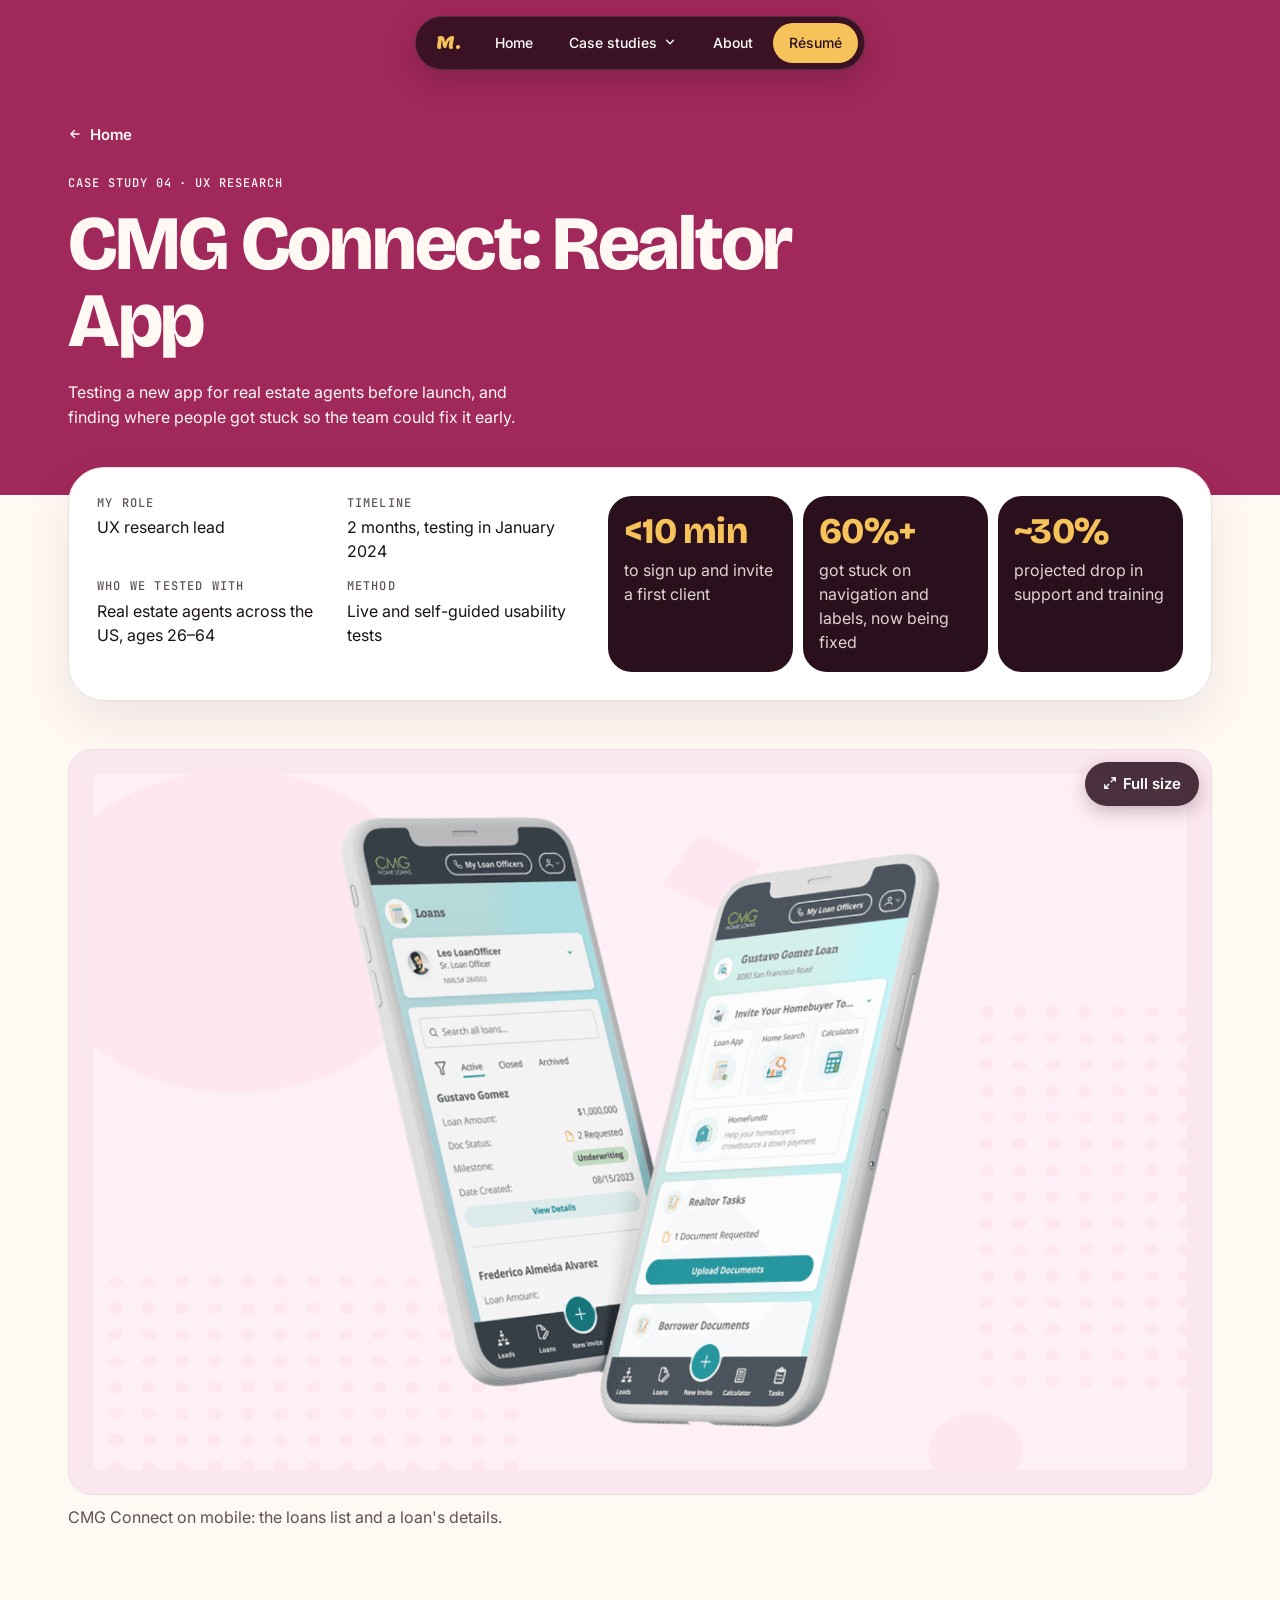
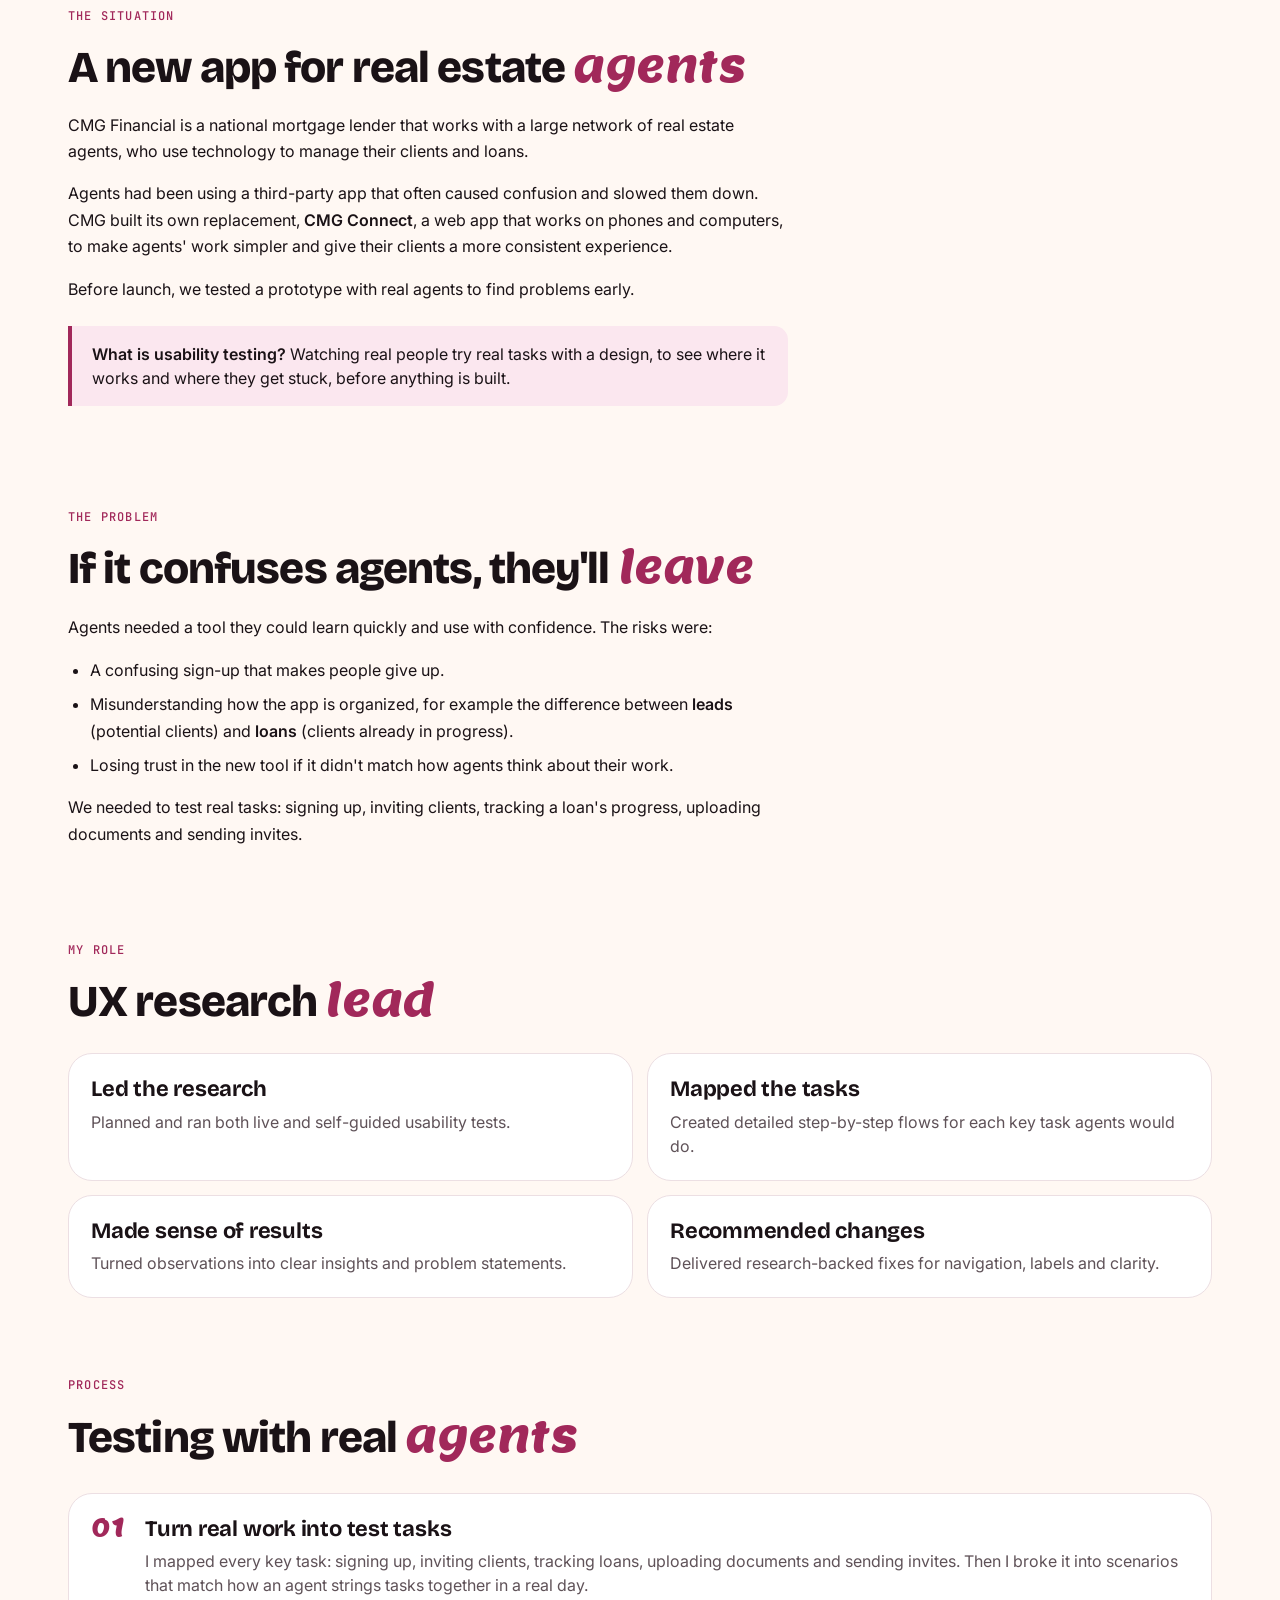
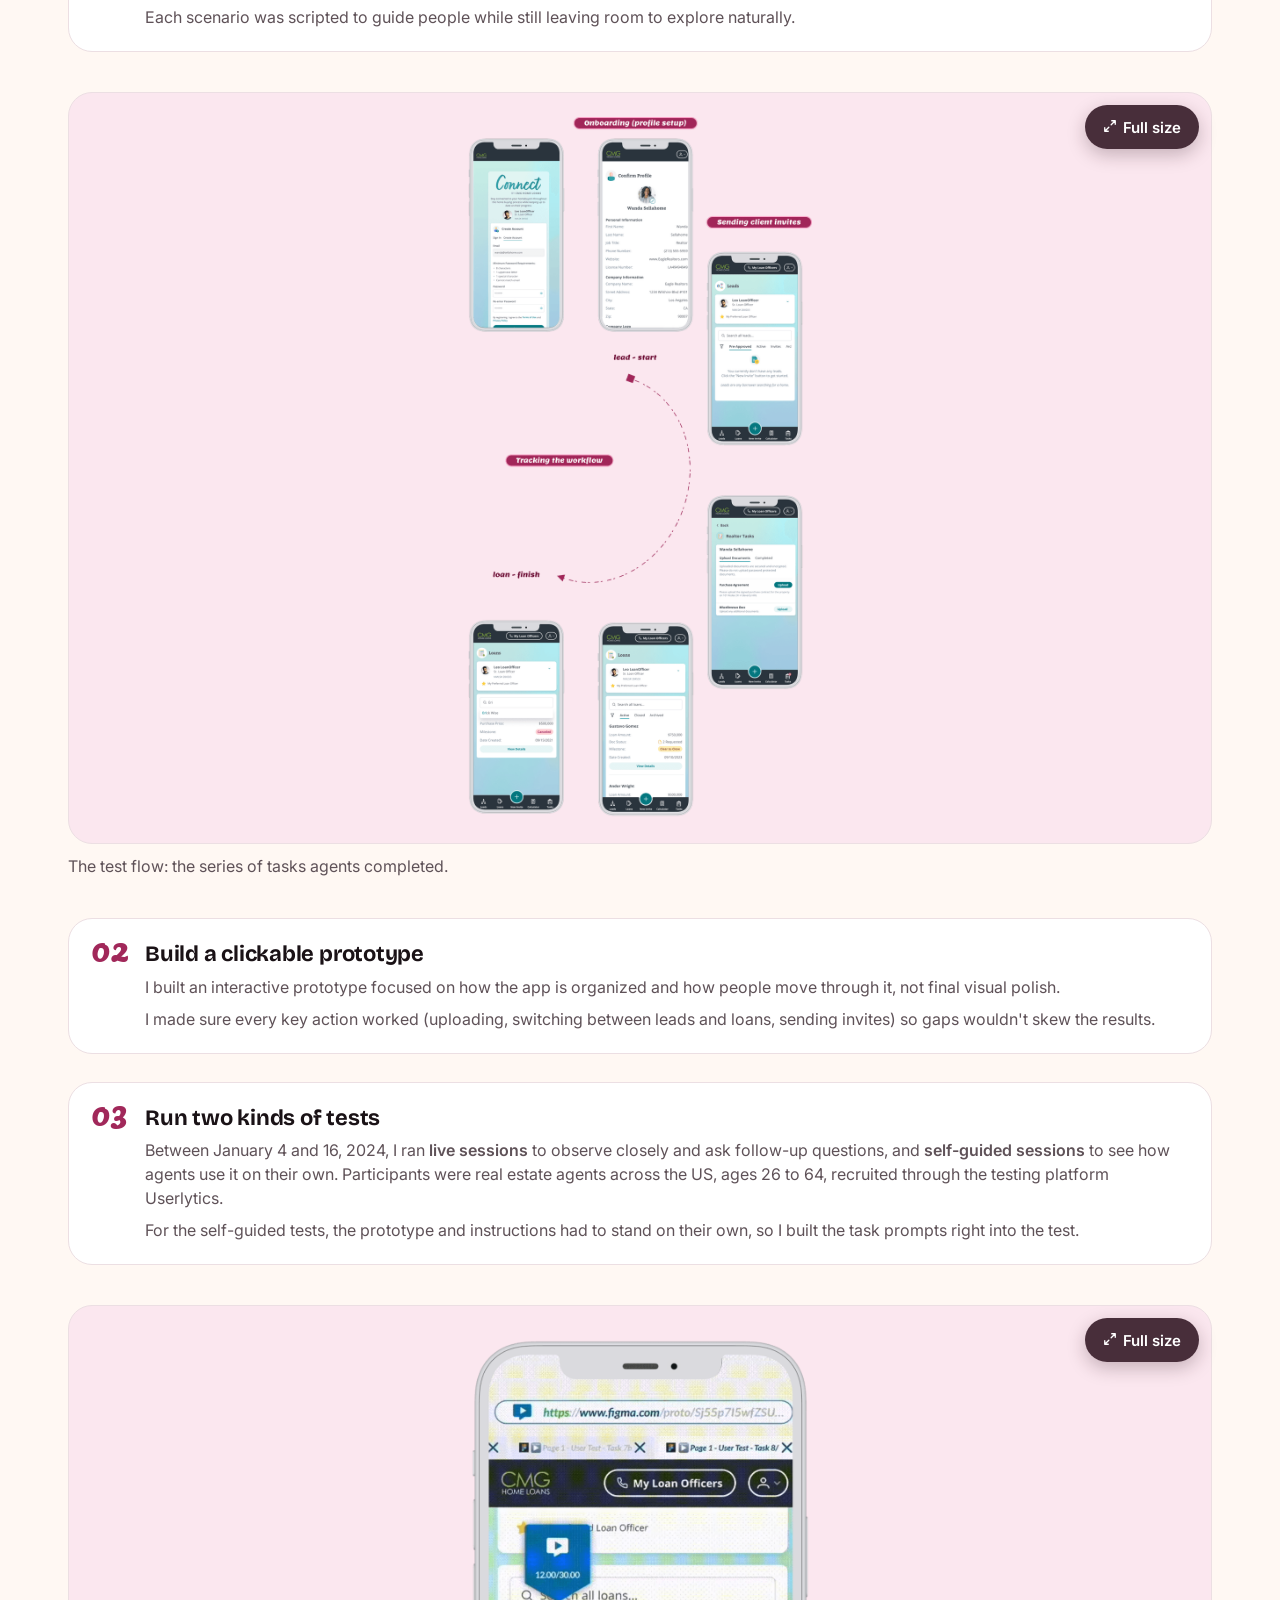
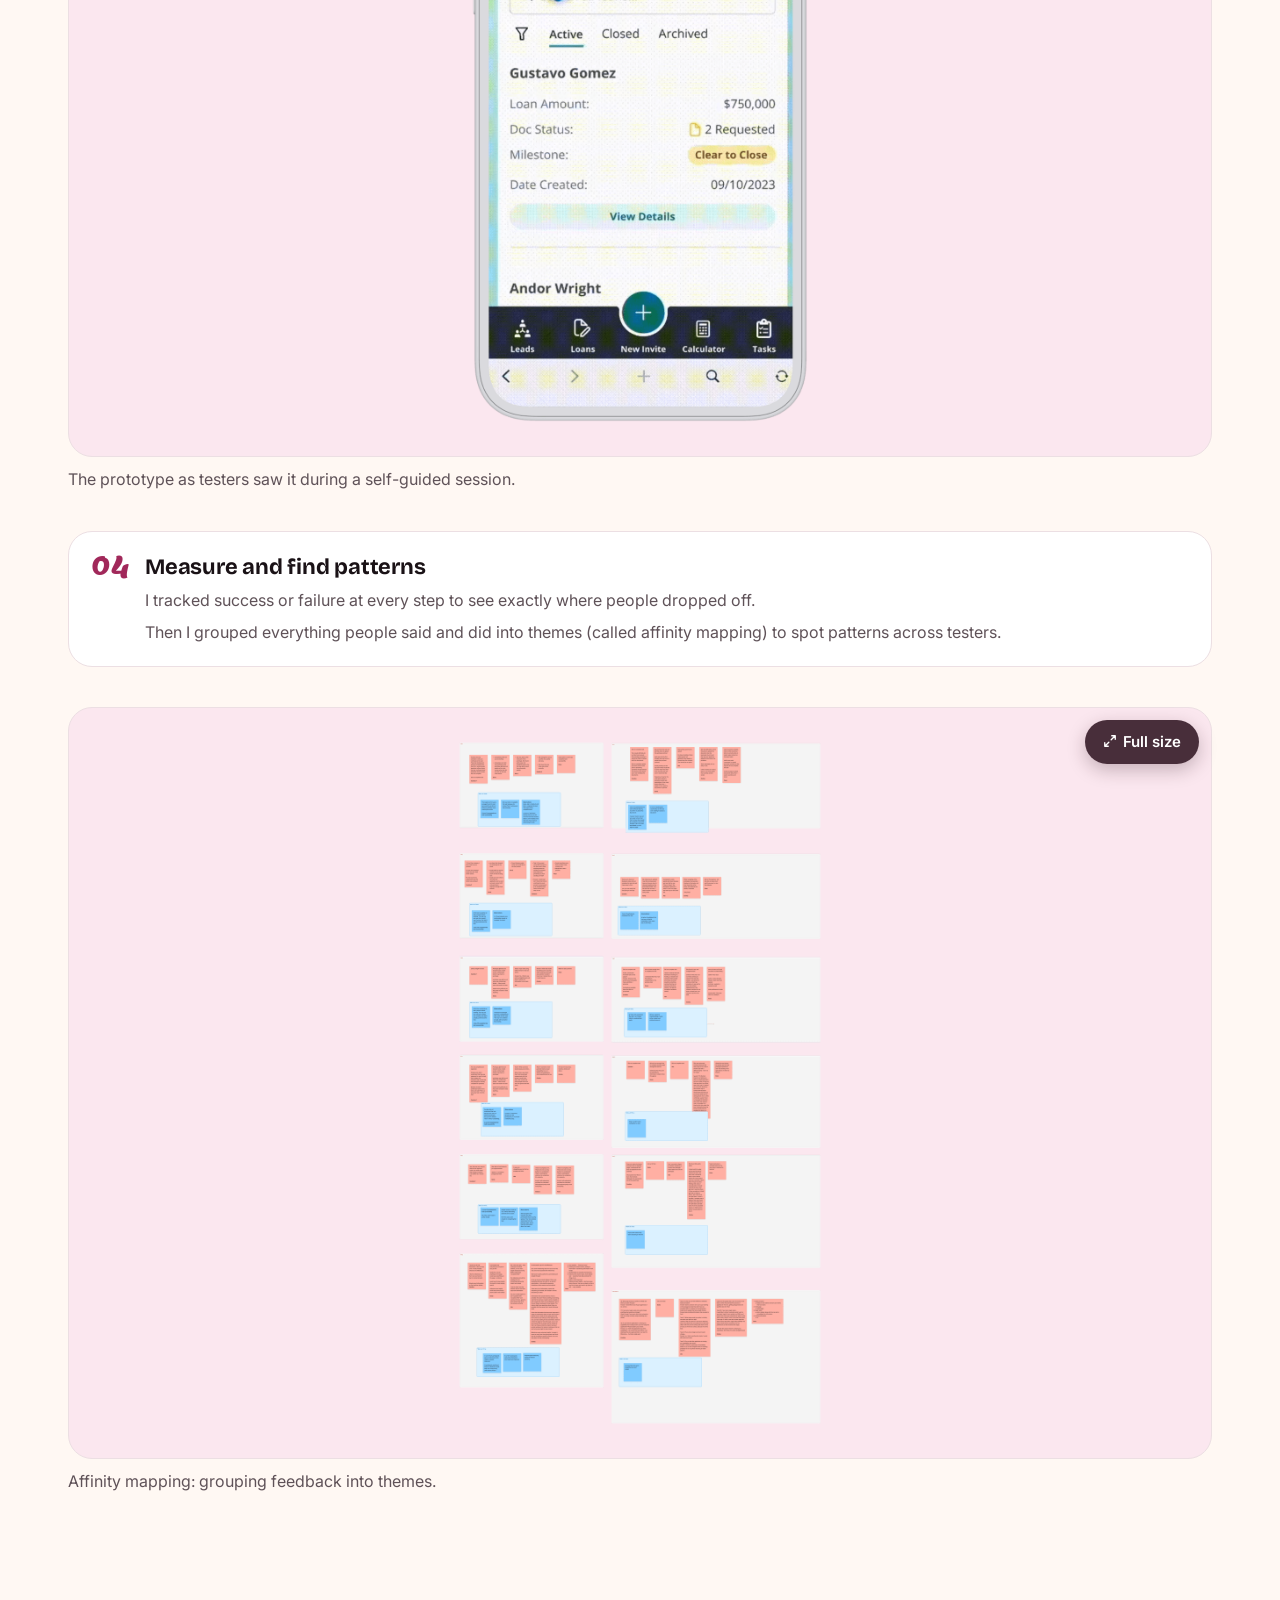
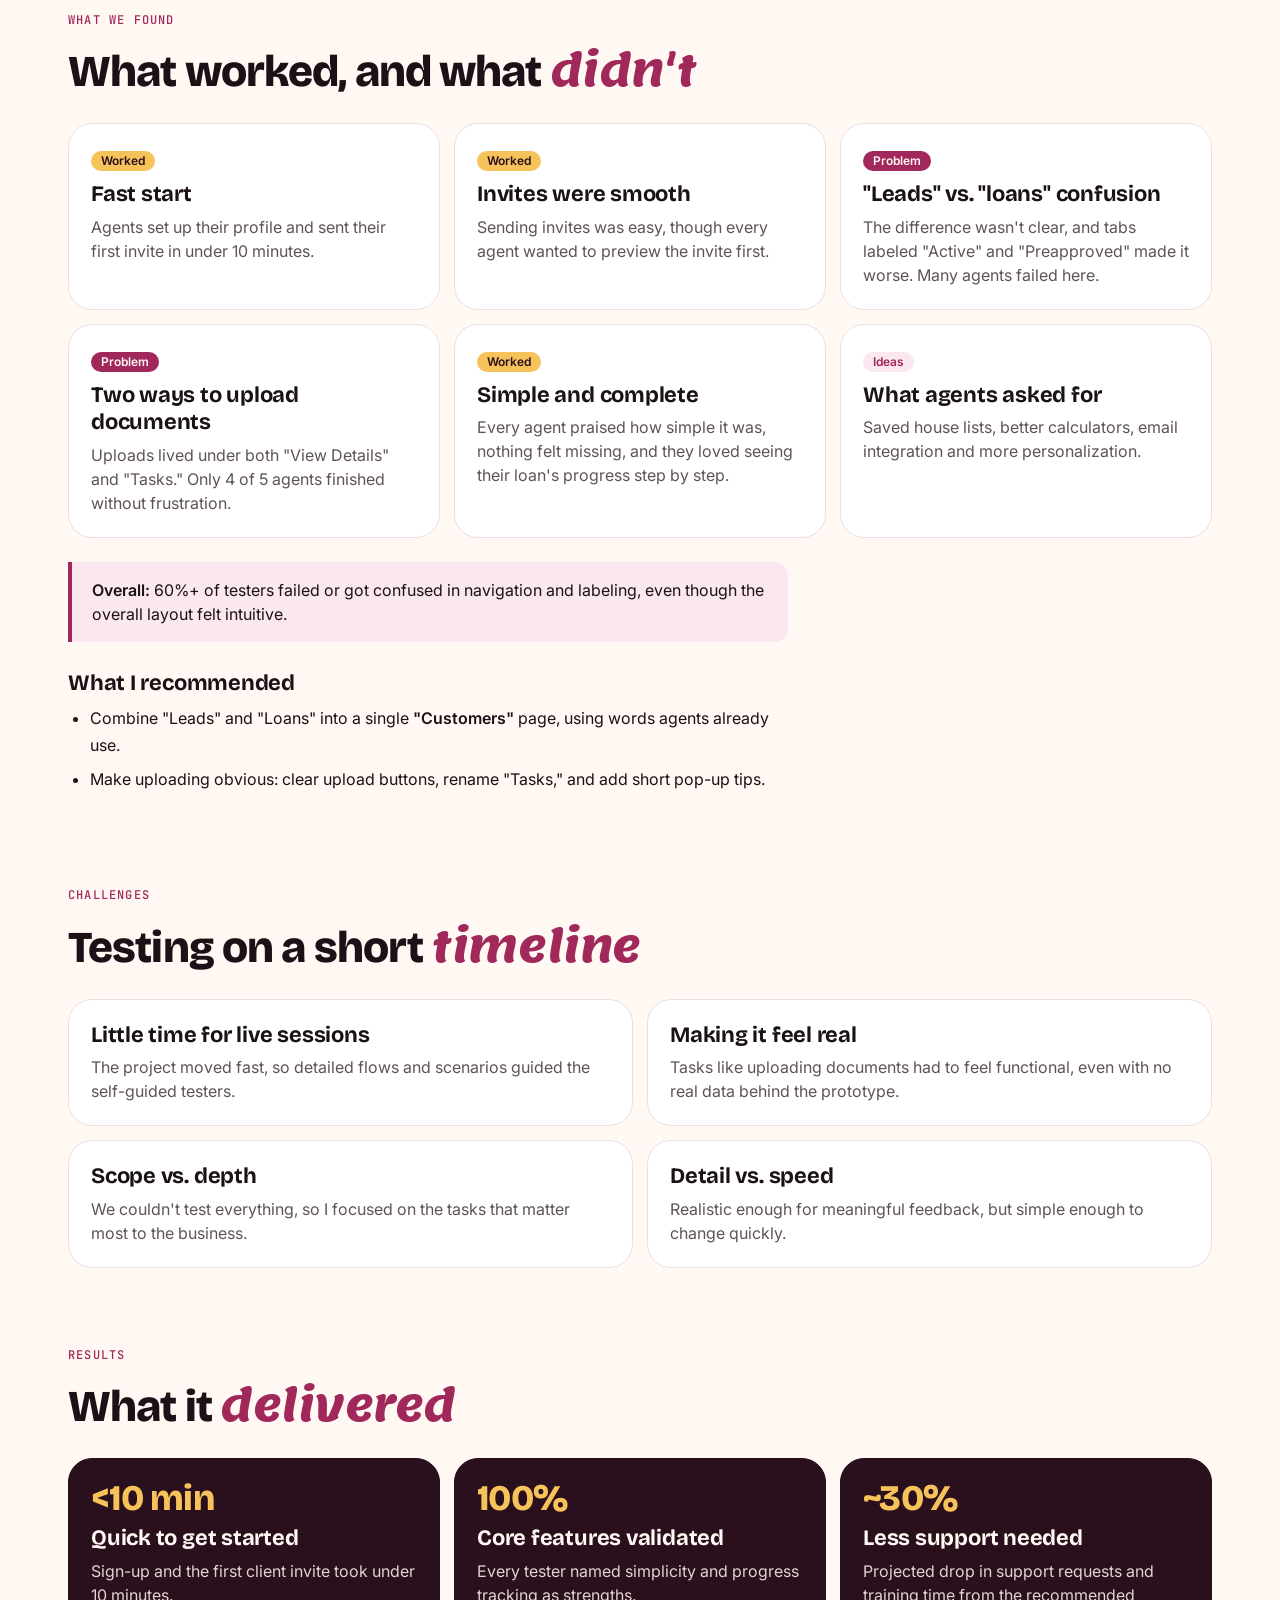
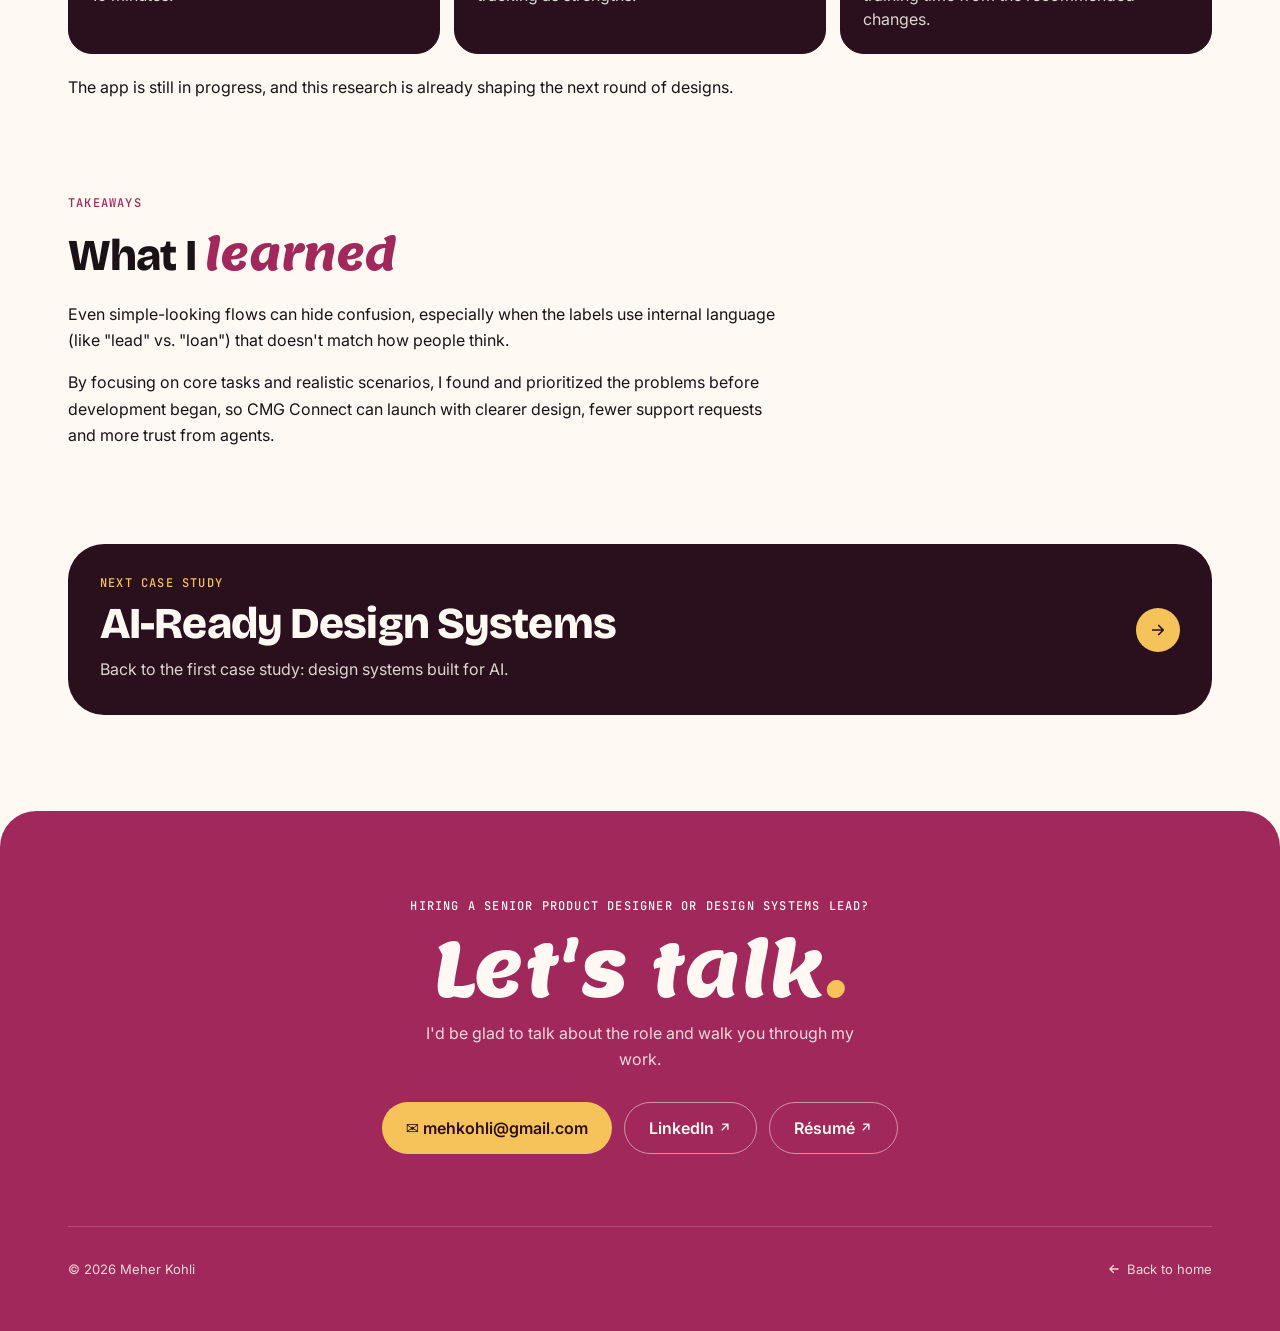
<file: portfolio/cmg-connect.html>
<!DOCTYPE html>
<html lang="en">
<head>
  <meta charset="utf-8" />
  <meta name="viewport" content="width=device-width, initial-scale=1, viewport-fit=cover" />
  <meta name="theme-color" content="#2a0f1c" />
  <title>CMG Connect: Realtor App | Meher Kohli</title>
  <meta name="description" content="Case study: how Meher Kohli usability-tested a new app for real estate agents, finding where 60%+ of testers got stuck before launch." />
  <link rel="preconnect" href="https://fonts.googleapis.com">
  <link rel="preconnect" href="https://fonts.gstatic.com" crossorigin>
  <link href="https://fonts.googleapis.com/css2?family=Lemon&family=Bricolage+Grotesque:opsz,wght@12..96,400;12..96,700;12..96,800&family=Inter:wght@400;500;600&family=JetBrains+Mono:wght@500&display=swap" rel="stylesheet">
  <style>
/* Shared styles for case study pages. Tokens match index.html. */
:root {
  --rose-950:#2a0f1c; --rose-900:var(--rose-950); --rose-700:var(--rose-950); --rose-600:#A1285A; --rose-400:var(--rose-600); --rose-200:var(--rose-100); --rose-100:#fbe7ef;
  --butter-400:#F6C35B; --butter-200:var(--butter-400);
  --cream:#fff8f3; --ink:#1a1216; --ink-muted:#5f5258; --line:#ecdfe3;
  --bg: var(--cream); --text: var(--ink); --muted: var(--ink-muted); --border: var(--line);
  --brand: var(--rose-600); --brand-soft: var(--rose-100);
  --f-sig: 'Lemon', 'Bricolage Grotesque', cursive;
  --f-head: 'Bricolage Grotesque', system-ui, sans-serif;
  --f-body: 'Inter', system-ui, -apple-system, 'Segoe UI', Roboto, sans-serif;
  --f-mono: 'JetBrains Mono', ui-monospace, Menlo, monospace;
  --r-md:14px; --r-lg:24px; --r-xl:36px;
  --max:1200px; --read: 720px;
  --ease: cubic-bezier(.2,.8,.2,1);
}
*, *::before, *::after { box-sizing: border-box; }
html { scroll-padding-top: 24px; -webkit-text-size-adjust: 100%; }
@media (prefers-reduced-motion: no-preference) { html.smooth { scroll-behavior: smooth; } }
body { margin: 0; background: var(--bg); color: var(--text); font: 400 17px/1.65 var(--f-body); -webkit-font-smoothing: antialiased; overflow-x: clip; }
a { color: inherit; }
img { max-width: 100%; }
:focus-visible { outline: 3px solid var(--butter-400); outline-offset: 3px; border-radius: 6px; }
.wrap { max-width: var(--max); margin: 0 auto; padding: 0 28px; }
.read { max-width: var(--read); }
@media (max-width: 600px) { .wrap { padding: 0 18px; } }
.skip { position: absolute; left: -9999px; }
.skip:focus { left: 16px; top: 16px; background: #fff; color: var(--ink); padding: 8px 12px; z-index: 200; }
.label { font: 500 12px/1.2 var(--f-mono); letter-spacing: .1em; text-transform: uppercase; }

/* Nav (same as home) */
.nav { position: fixed; top: 16px; left: 50%; transform: translateX(-50%); z-index: 100; display: flex; align-items: center; gap: 4px; padding: 6px; border-radius: 999px; background: rgba(42,15,28,.85); backdrop-filter: blur(14px); -webkit-backdrop-filter: blur(14px); border: 1px solid var(--on-dark-hover); box-shadow: 0 10px 30px rgba(42,15,28,.25); }
.nav a { color: #fff; text-decoration: none; font: 500 14px var(--f-body); padding: 9px 16px; border-radius: 999px; transition: background .2s; white-space: nowrap; }
.nav a:hover { background: var(--on-dark-hover); }
.nav .sig { font: 400 18px var(--f-sig); color: var(--butter-400); padding: 6px 14px; }
.nav .cta { background: var(--butter-400); color: var(--rose-950); }
.nav .cta:hover { background: var(--butter-400); }
@media (max-width: 640px) {
  .nav { top: auto; bottom: calc(12px + env(safe-area-inset-bottom)); width: calc(100% - 24px); max-width: 420px; justify-content: space-between; }
  .nav a { min-height: 44px; display: inline-flex; align-items: center; padding: 0 12px; }
  .nav .sig { display: none; }
  body { padding-bottom: calc(76px + env(safe-area-inset-bottom)); }
}

/* Reading progress */
.progress { position: fixed; top: 0; left: 0; height: 4px; width: 100%; transform-origin: 0 50%; transform: scaleX(0); background: var(--butter-400); z-index: 150; }

/* Case hero */
.c-hero { color: var(--cream); padding: 112px 0 64px; position: relative; overflow: hidden; }
.c-hero.rose { background: linear-gradient(140deg, var(--rose-600), var(--rose-950)); }
.c-hero.plum { background: linear-gradient(140deg, var(--rose-950), var(--rose-950)); }
.c-hero.butter { background: linear-gradient(140deg, var(--butter-400), var(--butter-400)); color: var(--rose-950); }
.back { display: inline-flex; align-items: center; gap: 8px; min-height: 44px; text-decoration: none; font: 600 15px var(--f-body); margin-bottom: 18px; }
.back:hover { opacity: 1; text-decoration: underline; }
.c-hero .kind { display: block; margin-bottom: 14px; }
.c-hero h1 { font: 800 clamp(38px, 6.4vw, 80px)/1.0 var(--f-head); letter-spacing: -.03em; margin: 0; max-width: 18ch; }
.c-hero .summary { font-size: clamp(18px, 2vw, 22px); line-height: 1.5; margin: 20px 0 0; max-width: 46ch; }
.award { display: inline-flex; align-items: center; gap: 8px; margin-top: 22px; padding: 8px 14px; border-radius: 999px; background: var(--butter-400); color: var(--rose-950); font: 600 14px var(--f-body); }
@media (max-width: 600px) { .c-hero { padding: 40px 0 48px; } }

/* At a glance */
.glance { margin-top: -28px; position: relative; z-index: 2; }
.glance-card { background: #fff; border: 1px solid var(--border); border-radius: var(--r-xl); padding: 28px; box-shadow: 0 20px 50px rgba(42,15,28,.08); display: grid; grid-template-columns: 1fr 1.2fr; gap: 32px; }
.facts { margin: 0; display: grid; grid-template-columns: 1fr 1fr; gap: 16px 20px; align-content: start; }
.facts dt { font: 500 11.5px var(--f-mono); letter-spacing: .08em; text-transform: uppercase; color: var(--muted); margin-bottom: 4px; }
.facts dd { margin: 0; font-size: 15.5px; line-height: 1.45; }
.results { display: grid; grid-template-columns: repeat(3, 1fr); gap: 10px; }
.result { background: var(--rose-950); color: var(--cream); border-radius: var(--r-lg); padding: 18px 16px; }
.result b { display: block; font: 800 clamp(28px, 3vw, 38px)/1 var(--f-head); letter-spacing: -.02em; color: var(--butter-400); white-space: nowrap; }
.result span { display: block; margin-top: 8px; font-size: 14px; line-height: 1.4; color: var(--on-dark-muted); }
@media (max-width: 900px) { .glance-card { grid-template-columns: 1fr; padding: 22px 18px; gap: 24px; border-radius: 28px; } }
@media (max-width: 600px) {
  .facts { grid-template-columns: 1fr; }
  .results { grid-template-columns: 1fr; }
  .result { display: flex; align-items: baseline; gap: 14px; }
  .result b { min-width: 104px; }
  .result span { margin: 0; }
}

/* Figures: real product images, shown in full, never cropped */
.figure { margin: 40px 0; }
.fig-frame { position: relative; background: var(--rose-100); border: 1px solid var(--border); border-radius: var(--r-lg); padding: clamp(10px, 2vw, 24px); transition: border-color .2s; }
.fig-frame:hover { border-color: var(--brand); }
.figure img { display: block; width: 100%; height: auto; max-height: min(78vh, 720px); object-fit: contain; margin: 0 auto; border-radius: 8px; cursor: zoom-in; }
.zoom-btn { position: absolute; top: 12px; right: 12px; min-height: 44px; padding: 0 16px; display: inline-flex; align-items: center; gap: 6px; border: 0; border-radius: 999px; background: rgba(42,15,28,.85); color: #fff; font: 600 14px var(--f-body); cursor: pointer; box-shadow: 0 6px 18px rgba(42,15,28,.25); transition: background .2s; }
.zoom-btn:hover { background: var(--rose-950); }
.zoom-btn span { font-size: 16px; line-height: 1; }
.figure figcaption { font-size: 14.5px; color: var(--muted); margin-top: 10px; }

/* Full-size image viewer (stays on the page) */
dialog.lightbox { width: 100vw; height: 100vh; height: 100dvh; max-width: none; max-height: none; margin: 0; padding: 0; border: 0; background: rgba(42,15,28,.97); color: #fff; }
dialog.lightbox[open] { display: grid; grid-template-rows: auto minmax(0, 1fr) auto; }
dialog.lightbox::backdrop { background: rgba(42,15,28,.97); }
.lb-bar { display: flex; justify-content: space-between; align-items: center; gap: 12px; padding: max(12px, env(safe-area-inset-top)) max(16px, env(safe-area-inset-right)) 8px max(16px, env(safe-area-inset-left)); }
.lb-hint { font-size: 13.5px; opacity: .75; }
.lb-close { flex: none; width: 48px; height: 48px; border-radius: 50%; border: 0; background: #fff; color: var(--rose-950); font-size: 26px; line-height: 1; cursor: pointer; }
.lb-stage { overflow: auto; display: grid; place-items: center; padding: 8px 16px; min-height: 0; overscroll-behavior: contain; }
.lb-stage img { display: block; width: auto; height: auto; max-width: 100%; max-height: calc(100vh - 150px); max-height: calc(100dvh - 150px); object-fit: contain; border-radius: 8px; background: #fff; cursor: zoom-in; }
.lb-stage.actual { place-items: start; }
.lb-stage.actual img { max-width: none; max-height: none; cursor: zoom-out; }
.lb-cap { margin: 0; padding: 8px 16px max(14px, env(safe-area-inset-bottom)); font-size: 14px; opacity: .85; text-align: center; }
body:has(dialog[open]) { overflow: hidden; }
.figure.hero-fig { margin: 48px 0 0; }

/* Body sections */
.c-section { padding: 72px 0 0; }
.c-section:last-of-type { padding-bottom: 24px; }
.c-section h2 { font: 800 clamp(30px, 4vw, 46px)/1.08 var(--f-head); letter-spacing: -.02em; margin: 10px 0 18px; }
.c-section h2 em { font: 400 1em var(--f-sig); font-style: normal; color: var(--brand); }
.c-section .eyebrow { color: var(--brand); }
.c-section p { margin: 0 0 16px; }
.c-section ul { margin: 0 0 16px; padding-left: 22px; display: grid; gap: 8px; }
.lead { font-size: 19px; line-height: 1.6; }
.callout { background: var(--brand-soft); border-left: 4px solid var(--brand); border-radius: 0 var(--r-md) var(--r-md) 0; padding: 16px 20px; margin: 24px 0; }
.callout p:last-child { margin: 0; }
@media (max-width: 600px) { .c-section { padding-top: 56px; } .lead { font-size: 18px; } }

/* Numbered steps */
.steps { list-style: none; padding: 0; margin: 28px 0 0; display: grid; gap: 14px; counter-reset: step; }
.steps > li { counter-increment: step; background: #fff; border: 1px solid var(--border); border-radius: var(--r-lg); padding: 22px 22px 22px 76px; position: relative; }
.steps > li::before { content: counter(step, decimal-leading-zero); position: absolute; left: 22px; top: 20px; font: 400 26px/1 var(--f-sig); color: var(--brand); }
.steps h3 { font: 700 19px/1.3 var(--f-head); margin: 0 0 6px; }
.steps p { margin: 0; color: var(--muted); }
.steps p + p { margin-top: 8px; }
@media (max-width: 600px) { .steps > li { padding: 56px 18px 18px; } .steps > li::before { left: 18px; top: 18px; } }

/* Grid of cards (roles, challenges, findings) */
.grid2 { display: grid; grid-template-columns: repeat(2, 1fr); gap: 14px; margin-top: 24px; }
.grid3 { display: grid; grid-template-columns: repeat(3, 1fr); gap: 14px; margin-top: 24px; }
.box { background: #fff; border: 1px solid var(--border); border-radius: var(--r-lg); padding: 22px; }
.box h3 { font: 700 18px/1.3 var(--f-head); margin: 0 0 6px; }
.box p { margin: 0; color: var(--muted); font-size: 15.5px; }
.box.dark { background: var(--rose-950); border-color: var(--rose-950); color: var(--cream); }
.box.dark p { color: var(--on-dark-muted); }
.box .num { font: 800 32px/1 var(--f-head); color: var(--brand); display: block; margin-bottom: 8px; letter-spacing: -.02em; }
.box.dark .num { color: var(--butter-400); }
.tag-good, .tag-bad { display: inline-block; font: 600 12px var(--f-body); padding: 4px 10px; border-radius: 999px; margin-bottom: 10px; }
.tag-good { background: #e3f4ea; color: #1e6b45; }
.tag-bad { background: #fde3e3; color: #8a1f1f; }
@media (max-width: 900px) { .grid3 { grid-template-columns: 1fr 1fr; } }
@media (max-width: 640px) { .grid2, .grid3 { grid-template-columns: 1fr; } }

/* Flow */
.flow { list-style: none; padding: 0; margin: 24px 0 0; display: grid; gap: 10px; counter-reset: f; }
.flow li { counter-increment: f; display: grid; grid-template-columns: 40px 1fr; gap: 14px; align-items: center; background: #fff; border: 1px solid var(--border); border-radius: var(--r-md); padding: 14px 16px; }
.flow li::before { content: counter(f); width: 40px; height: 40px; border-radius: 50%; background: var(--brand); color: #fff; display: grid; place-items: center; font: 700 16px var(--f-head); }

/* Video */
.video { position: relative; aspect-ratio: 16 / 9; border-radius: var(--r-lg); overflow: hidden; background: var(--rose-950); margin-top: 24px; }
.video iframe { position: absolute; inset: 0; width: 100%; height: 100%; border: 0; }

/* Next case + contact */
.next { margin-top: 96px; }
.next a { display: grid; grid-template-columns: 1fr auto; align-items: center; gap: 20px; text-decoration: none; background: var(--rose-950); color: var(--cream); border-radius: var(--r-xl); padding: 32px; transition: transform .3s var(--ease); }
.next a:hover { transform: translateY(-3px); }
.next .label { color: var(--butter-400); display: block; margin-bottom: 8px; }
.next strong { font: 800 clamp(26px, 3.4vw, 40px)/1.1 var(--f-head); letter-spacing: -.02em; display: block; }
.next p { margin: 8px 0 0; color: var(--on-dark-muted); }
.next i { font-style: normal; width: 56px; height: 56px; border-radius: 50%; background: var(--butter-400); color: var(--rose-950); display: grid; place-items: center; font-size: 22px; }
@media (max-width: 600px) { .next a { padding: 24px 20px; } .next i { width: 48px; height: 48px; } }

.contact { background: var(--brand); color: var(--cream); border-radius: var(--r-xl) var(--r-xl) 0 0; padding: 88px 0 40px; margin-top: 96px; text-align: center; }
.contact .label { color: var(--butter-400); }
.contact h2 { font: 400 clamp(52px, 10vw, 120px)/.95 var(--f-sig); margin: 16px 0 14px; }
.contact h2 span { color: var(--butter-400); }
.contact p { max-width: 46ch; margin: 0 auto 30px; color: var(--on-dark-muted); }
.btns { display: flex; justify-content: center; flex-wrap: wrap; gap: 12px; }
.btn { display: inline-flex; align-items: center; justify-content: center; gap: 8px; min-height: 52px; padding: 0 24px; border-radius: 999px; font: 600 16px var(--f-body); text-decoration: none; transition: transform .2s var(--ease); }
.btn:hover { transform: translateY(-2px); }
.btn.y { background: var(--butter-400); color: var(--rose-950); }
.btn.o { border: 1.5px solid var(--on-dark-muted); color: var(--cream); }
.foot { display: flex; justify-content: space-between; flex-wrap: wrap; gap: 12px; margin-top: 72px; padding-top: 20px; border-top: 1px solid var(--on-dark-line); font-size: 13px; color: var(--on-dark-muted); text-align: left; }
.foot a { text-decoration: none; min-height: 44px; display: inline-flex; align-items: center; }
@media (max-width: 600px) { .contact { padding: 72px 0 32px; } .btns { flex-direction: column; align-items: stretch; max-width: 340px; margin: 0 auto; } }

/* Reveal */
.rv { transition: opacity .7s var(--ease), transform .7s var(--ease); }
.rv.pre { opacity: 0; transform: translateY(24px); }
@media (prefers-reduced-motion: reduce) {
  *, *::before, *::after { animation: none !important; transition: none !important; }
  .rv.pre { opacity: 1; transform: none; }
}

/* Sub-headings inside reading column, idea tag */
.read h3 { font: 700 21px/1.3 var(--f-head); margin: 28px 0 8px; }
.read h3:first-child { margin-top: 0; }
.tag-idea { display: inline-block; font: 600 12px var(--f-body); padding: 4px 10px; border-radius: 999px; margin-bottom: 10px; background: var(--butter-400); color: #6b4500; }

/* Diagrams (AI-ready design systems page) */
.diagram { margin: 40px 0 0; background: #fff; border: 1px solid var(--border); border-radius: var(--r-xl); padding: clamp(18px, 3vw, 32px); }
.diagram .cap { font-size: 14.5px; color: var(--muted); margin: 16px 0 0; }
.map { display: grid; gap: 12px; }
.map .src { background: var(--rose-950); color: var(--cream); border-radius: var(--r-lg); padding: 18px 22px; text-align: center; }
.map .src strong { display: block; font: 800 22px/1.2 var(--f-head); color: var(--butter-400); }
.map .src span { font-size: 15px; opacity: .85; }
.map .outs { display: grid; grid-template-columns: repeat(3, 1fr); gap: 12px; }
.map .out { background: var(--brand-soft); border-radius: var(--r-lg); padding: 18px; min-width: 0; }
.map .out .who { display: block; font: 500 11.5px var(--f-mono); text-transform: uppercase; letter-spacing: .08em; color: var(--brand); margin-bottom: 6px; }
.map .out h3 { font: 700 19px/1.25 var(--f-head); margin: 0 0 6px; }
.map .out p { margin: 0; font-size: 15px; color: var(--muted); }
.map .arrow { text-align: center; color: var(--brand); font-size: 22px; line-height: 1; }
.map .end { background: var(--butter-400); color: var(--rose-950); border-radius: var(--r-lg); padding: 16px 20px; text-align: center; font-weight: 600; }
@media (max-width: 760px) { .map .outs { grid-template-columns: 1fr; } }
.layers { display: grid; grid-template-columns: 1fr auto 1fr auto 1fr; gap: 12px; align-items: stretch; }
.layer { background: var(--bg); border: 1px solid var(--border); border-radius: var(--r-lg); padding: 18px; display: flex; flex-direction: column; gap: 8px; min-width: 0; }
.layer.new { border: 2px solid var(--brand); background: #fff; }
.layer .label { color: var(--muted); }
.layer h3 { font: 700 18px/1.25 var(--f-head); margin: 0; }
.layer p { margin: 0; font-size: 14.5px; color: var(--muted); }
.layer code { font: 500 13px/1.4 var(--f-mono); background: #fff; border: 1px solid var(--border); padding: 6px 8px; border-radius: 8px; overflow-wrap: anywhere; }
.layers .arr { align-self: center; justify-self: center; color: var(--brand); font-size: 22px; }
.badge-new { align-self: flex-start; font: 600 11.5px var(--f-body); background: var(--brand); color: #fff; padding: 3px 9px; border-radius: 999px; }
@media (max-width: 860px) { .layers { grid-template-columns: 1fr; } .layers .arr { transform: rotate(90deg); } }
.modes { display: grid; grid-template-columns: 1fr 1fr; gap: 12px; margin-top: 16px; }
.mode { border-radius: var(--r-lg); padding: 18px; border: 1px solid var(--border); }
.mode.light { background: #ffffff; color: #1a1216; }
.mode.dark { background: var(--rose-950); color: var(--cream); border-color: var(--rose-950); }
.mode .t { font-weight: 600; }
.mode .btnx { display: inline-block; margin-top: 10px; padding: 8px 14px; border-radius: 8px; font-weight: 600; font-size: 14px; }
.mode.light .btnx { background: #A1285A; color: #fff; }
.mode.dark .btnx { background: var(--rose-100); color: var(--rose-950); }
.mode code { font: 500 12.5px/1.6 var(--f-mono); opacity: .8; display: block; margin-top: 10px; }
@media (max-width: 560px) { .modes { grid-template-columns: 1fr; } }
.defs { margin: 0; padding: 0; list-style: none; display: grid; gap: 10px; }
.defs li { padding-left: 0; }

/* Citations, comparison table, sources (essay sections) */
.cite { font: 600 11px/1 var(--f-body); vertical-align: super; margin-left: 2px; }
.cite a { color: var(--brand); text-decoration: none; padding: 2px 4px; border-radius: 4px; background: var(--brand-soft); }
.cite a:hover { text-decoration: underline; }
blockquote.pull { margin: 24px 0; padding: 4px 0 4px 20px; border-left: 4px solid var(--butter-400); font: 600 clamp(19px, 2vw, 22px)/1.45 var(--f-head); color: var(--ink); }
blockquote.pull footer { font: 500 14px var(--f-body); color: var(--muted); margin-top: 8px; }
.shift { padding-top: 8px; }
.shift + .shift { margin-top: 36px; }
.shift .kicker { color: var(--brand); display: block; margin-bottom: 6px; }
.table-wrap { overflow-x: auto; margin-top: 24px; border: 1px solid var(--border); border-radius: var(--r-lg); background: #fff; }
.grow { width: 100%; border-collapse: collapse; font-size: 15.5px; min-width: 620px; }
.grow th, .grow td { text-align: left; vertical-align: top; padding: 16px 18px; border-bottom: 1px solid var(--border); }
.grow thead th { font: 500 11.5px var(--f-mono); letter-spacing: .08em; text-transform: uppercase; color: var(--muted); background: var(--bg); }
.grow tbody tr:last-child td { border-bottom: 0; }
.grow td:first-child { font-weight: 600; width: 26%; }
.grow td:nth-child(2) { color: var(--muted); }
.sources { margin: 0; padding-left: 22px; display: grid; gap: 12px; font-size: 15px; }
.sources li { padding-left: 4px; }
.sources a { color: var(--brand); font-weight: 600; overflow-wrap: anywhere; }
.sources span { color: var(--muted); }
.sources li:target { background: var(--butter-400); border-radius: 8px; }

/* "At CMG" example cards that demonstrate each point */
.example { margin: 28px 0 0; background: #fff; border: 1px solid var(--border); border-radius: var(--r-lg); padding: 22px 24px; display: grid; grid-template-columns: minmax(0, 1fr) auto; gap: 10px 28px; box-shadow: 0 12px 30px rgba(42,15,28,.06); }
.example .ex-label { grid-column: 1 / -1; justify-self: start; font: 500 11.5px var(--f-mono); letter-spacing: .08em; text-transform: uppercase; color: var(--rose-950); background: var(--butter-400); padding: 6px 10px; border-radius: 999px; }
.read .example h3 { font: 700 20px/1.25 var(--f-head); margin: 2px 0 8px; }
.example p { margin: 0 0 10px; font-size: 16px; }
.example ul { margin: 0 0 10px; font-size: 16px; }
.example .ex-body > :last-child { margin-bottom: 0; }
.example .ex-link { display: inline-flex; align-items: center; min-height: 44px; font: 600 15px var(--f-body); color: var(--brand); text-decoration: none; }
.example .ex-link:hover { text-decoration: underline; }
.example .ex-stat { text-align: right; align-self: start; padding-top: 2px; }
.example .ex-stat b { display: block; font: 800 34px/1 var(--f-head); color: var(--brand); white-space: nowrap; letter-spacing: -.02em; }
.example .ex-stat span { display: block; font-size: 13px; color: var(--muted); margin-top: 4px; max-width: 14ch; margin-left: auto; }
@media (max-width: 640px) {
  .example { grid-template-columns: 1fr; padding: 20px 18px; }
  .example .ex-stat { text-align: left; order: -1; grid-row: 2; }
  .example .ex-stat span { margin-left: 0; max-width: none; }
}
@media (max-width: 640px) {
  .table-wrap { overflow: visible; border: 0; background: transparent; }
  .grow { min-width: 0; }
  .grow thead { position: absolute; width: 1px; height: 1px; overflow: hidden; clip: rect(0 0 0 0); }
  .grow, .grow tbody, .grow tr, .grow td { display: block; width: 100%; }
  .grow tr { background: #fff; border: 1px solid var(--border); border-radius: var(--r-lg); padding: 6px 0; margin-bottom: 12px; }
  .grow td { border: 0; padding: 8px 18px; }
  .grow td:first-child { width: 100%; font: 700 18px/1.3 var(--f-head); }
  .grow td[data-label]::before { content: attr(data-label); display: block; font: 500 11px var(--f-mono); letter-spacing: .08em; text-transform: uppercase; color: var(--muted); margin-bottom: 2px; }
}


/* Case studies dropdown in the menu */
.cm { position: relative; display: inline-flex; }
.cm-btn { display: inline-flex; align-items: center; gap: 6px; border: 0; background: transparent; color: #fff; font: 500 14px var(--f-body); padding: 9px 16px; border-radius: 999px; cursor: pointer; white-space: nowrap; }
.cm-btn:hover, .cm-btn[aria-expanded="true"] { background: var(--on-dark-hover); }
.cm-caret { font-size: 11px; transition: transform .2s; }
.cm-btn[aria-expanded="true"] .cm-caret { transform: rotate(180deg); }
.cm-list { position: absolute; top: calc(100% + 10px); left: 50%; transform: translateX(-50%); width: 300px; margin: 0; padding: 8px; list-style: none; background: #2a0f1c; border: 1px solid var(--on-dark-line); border-radius: 18px; box-shadow: 0 18px 40px rgba(42,15,28,.35); z-index: 120; }
.cm-list[hidden] { display: none; }
.cm-list a { display: block; padding: 10px 12px; min-height: 44px; border-radius: 12px; color: #fff; text-decoration: none; font: 600 15px/1.3 var(--f-body); }
.cm-list a:hover, .cm-list a:focus-visible { background: var(--on-dark-hover); }
.cm-list a[aria-current="page"] { background: var(--on-dark-hover); }
.cm-kind { display: block; font: 500 11px var(--f-mono); letter-spacing: .08em; text-transform: uppercase; color: var(--butter-400); margin-bottom: 2px; }
@media (max-width: 640px) {
  .cm-btn { min-height: 44px; padding: 0 10px; }
  .cm { position: static; }
  .cm-list { top: auto; bottom: calc(100% + 10px); left: 0; right: 0; width: auto; transform: none; }
}
@media (max-width: 374px) { .cm-btn { padding: 0 7px; font-size: 13px; } }


/* ═════════ Design tokens + components (single source of truth) ═════════ */
:root {
  /* Type scale */
  --t-display: clamp(64px, 11vw, 156px); /* Lemon: your name only */
  --t-h1: clamp(40px, 6vw, 80px);        /* page and section titles */
  --t-h2: clamp(26px, 3.6vw, 44px);      /* section headings, modal titles */
  --t-h3: 22px;                          /* card, step and box titles */
  --t-h4: 18px;                          /* small diagram and tile titles */
  --t-stat: 36px;                        /* big numbers */
  --t-lead: var(--t-body);               /* intros: same size as all body content */
  --t-body: 16px;                        /* all body content */
  --t-small: 15px;                       /* interface text (buttons), not content */
  --t-caption: 13px;
  --t-label: 12px;                       /* mono, uppercase */
  --t-tag: 12px;
  --t-code: 13px;
  /* Buttons */
  --btn-lg: 52px;
  --btn-md: 44px;
  --nav-item: 40px;
  --icon-btn: 44px;
  /* Icons */
  --icon-sm: 14px;
  --icon-md: 18px;
  --icon-lg: 22px;
}

/* Type */
strong { font-weight: 600; }
.hero h1 { font: 400 var(--t-display)/.92 var(--f-sig); letter-spacing: -.02em; }
.contact h2 { font: 400 var(--t-h1)/1 var(--f-sig); letter-spacing: -.02em; }
.c-hero h1, .sec-head h2 { font: 800 var(--t-h1)/1 var(--f-head); letter-spacing: -.03em; }
.sec-head h2 em, .c-section h2 em { font-family: var(--f-sig); font-weight: 400; font-size: 1em; font-style: normal; letter-spacing: -.01em; }
.c-section h2, .hero .role, dialog.qv .qv-head h2, .next strong { font: 800 var(--t-h2)/1.1 var(--f-head); letter-spacing: -.02em; }
.cs h3, .steps h3, .box h3, .read h3, .read .example h3, .example h3, .card h3, .qv-sec h3.t-h3 { font: 700 var(--t-h3)/1.25 var(--f-head); letter-spacing: -.01em; }
.layer h3, .map .out h3, .map .src strong, .ai-vis .core, .mode .t { font: 700 var(--t-h4)/1.3 var(--f-head); }
.cs .impact b, .result b, .box .num, .out b, .example .ex-stat b, .stat b { font: 800 var(--t-stat)/1 var(--f-head); letter-spacing: -.02em; }
.c-hero .summary, .lead, .hero .sub, .contact p { font-size: var(--t-body); line-height: 1.6; font-weight: 400; }
body, .c-section p, .about p, .read li, .example p, .example ul, .qv-sec p, .qv-sec ul, .sec-head p { font-size: var(--t-body); }
.cs-sum, .facts dd, .box p, .steps p, .layer p, .map .out p, .about .edu li, .skills li, .qv-facts dd, .grow, .cs .impact span,
.result span, .out span, .qv-metrics span, .flow li, .figure figcaption, .example .ex-stat span, .sources, .callout, .stat span, .map .end, .map .src span, .lb-cap, .diagram .cap { font-size: var(--t-body); line-height: 1.5; }
.foot, .lb-hint, .ai-vis .leaf { font-size: var(--t-caption); }
.label, .eyebrow, .facts dt, .qv-facts dt, .cs-meta, .cm-kind, .skills h3, .grow thead th, .map .out .who, .scroll-hint, .example .ex-label,
.qv-sec h3, .grow td[data-label]::before, .ai-vis .core small, .ai-vis .leaf i, .stage .label {
  font-family: var(--f-mono); font-size: var(--t-label); font-weight: 500; letter-spacing: .1em; text-transform: uppercase; font-style: normal; line-height: 1.3;
}
.tag, .award, .tag-good, .tag-bad, .tag-idea, .badge-new, .demo .pill { font: 600 var(--t-tag)/1 var(--f-body); letter-spacing: 0; text-transform: none; }
code, .layer code, .mode code { font-family: var(--f-mono); font-size: var(--t-code); font-weight: 500; }

/* Buttons: large (main calls to action) */
.btn, .hbtn { min-height: var(--btn-lg); height: auto; padding: 0 24px; border-radius: 999px; font: 600 16px/1 var(--f-body); display: inline-flex; align-items: center; justify-content: center; gap: 8px; }
/* Buttons: medium (secondary actions in cards and overlays) */
.ql, .qv-cta, .zoom-btn, .qv-nav button { min-height: var(--btn-md); height: auto; padding: 0 18px; border-radius: 999px; font: 600 var(--t-small)/1 var(--f-body); display: inline-flex; align-items: center; justify-content: center; gap: 6px; }
/* Menu items */
.nav > a, .cm-btn { min-height: var(--nav-item); padding: 0 16px; border-radius: 999px; font: 500 14px/1 var(--f-body); display: inline-flex; align-items: center; }
.nav .sig { font: 400 var(--icon-md)/1 var(--f-sig); }
.nav .cm-list a { display: block; min-height: var(--btn-md); padding: 10px 12px; border-radius: 12px; font: 600 var(--t-small)/1.3 var(--f-body); }
.nav .cm-list .cm-kind { display: block; margin-bottom: 2px; }
/* Text links */
.back, .ex-link, .go { min-height: var(--btn-md); font: 600 var(--t-small)/1 var(--f-body); display: inline-flex; align-items: center; gap: 8px; }
/* Icon buttons (one circle size, one glyph size) */
.go i, .next i, .qv-x, .lb-close { width: var(--icon-btn); height: var(--icon-btn); padding: 0; border-radius: 50%; display: grid; place-items: center; font-size: var(--icon-md); line-height: 1; font-style: normal; flex: none; }
.qv-x, .lb-close { font-size: var(--icon-lg); }
.go i, .next i { font-weight: 400; }
.hero .hello { font-size: var(--t-body); }
.cite a { font-size: var(--t-tag); }
.mode .btnx, .demo .acts span { font-size: var(--t-small); }
.map .arrow, .layers .arr { font-size: var(--icon-lg); }
.ai-vis .arrows { font-size: var(--icon-md); }

/* Icons inside text and buttons */
.cm-caret, .zoom-btn span, .award span[aria-hidden], .tag[aria-hidden] { font-size: var(--icon-sm); line-height: 1; }

/* Quick look outcomes: card-title size, not the big stat size */
.qv-metrics b { font: 800 var(--t-h3)/1.1 var(--f-head); letter-spacing: -.01em; white-space: nowrap; }
@media (max-width: 640px) {
  .qv-metrics div { display: grid; grid-template-columns: 96px minmax(0, 1fr); align-items: center; gap: 12px; }
  .qv-metrics span { margin: 0; }
}
/* Phones: stack the hero buttons, one full-width row each */
@media (max-width: 480px) {
  .hero-cta { display: flex; flex-direction: column; align-items: stretch; width: 100%; max-width: 340px; margin-inline: auto; gap: 10px; }
  .hero-cta .hbtn { width: 100%; }
}
/* Phones: big numbers sit above their text, so no number can run into it */
@media (max-width: 600px) {
  .result { display: block; }
  .result b { display: block; min-width: 0; white-space: normal; margin-bottom: 6px; }
  .result span { display: block; margin: 0; }
  .box .num { white-space: normal; }
}
/* Case study cards: number and description line up the same way on every card */
.cs .impact { display: grid; grid-template-columns: 108px minmax(0, 1fr); align-items: center; gap: 14px; }
.cs .impact b { white-space: nowrap; }
.cs .thumb { position: relative; }
.cs .thumb .flag { position: absolute; top: 14px; left: 14px; z-index: 1; margin: 0; }
.tag, .award { display: inline-flex; align-items: center; gap: 6px; }
/* Footer: both items on one line, icon spaced from text */
.foot { align-items: center; }
.foot a { display: inline-flex; align-items: center; gap: 6px; min-height: var(--btn-md); }
/* Education: date always in the right-hand column */
.about .edu li { display: grid; grid-template-columns: minmax(0, 1fr) auto; column-gap: 16px; row-gap: 2px; align-items: baseline; }
.about .edu li b { grid-column: 1; grid-row: 1; }
.about .edu .yr { grid-column: 2; grid-row: 1; text-align: right; white-space: nowrap; color: var(--muted); font-variant-numeric: tabular-nums; }
.about .edu .sch { grid-column: 1; grid-row: 2; color: var(--muted); }

@media (max-width: 640px) {
  .nav > a, .cm-btn { min-height: var(--btn-md); padding: 0 10px; }
}
@media (max-width: 374px) {
  .nav > a, .cm-btn { padding: 0 7px; font-size: 13px; }
}

/* Icons: one drawn set, centered with text */
.nw { white-space: nowrap; }
.ic { display: inline-flex; width: var(--icon-sm); height: var(--icon-sm); flex: none; vertical-align: -0.125em; }
.ic svg { width: 100%; height: 100%; display: block; fill: none; stroke: currentColor; stroke-width: 2.25; stroke-linecap: round; stroke-linejoin: round; }
.go i .ic, .next i .ic, .qv-x .ic, .lb-close .ic { width: var(--icon-md); height: var(--icon-md); vertical-align: 0; }
.btn .ic, .hbtn .ic, .back .ic, .ex-link .ic, .ql .ic, .qv-cta .ic, .zoom-btn .ic, .qv-nav .ic, .cm-btn .ic { vertical-align: 0; }

/* ═════════ Limited palette, used the same way on every page ═════════ */
:root {
  --on-dark-muted: rgba(255,248,243,.85);   /* secondary text on plum or rose (5.3:1 on rose) */
  --on-dark-surface: rgba(255,255,255,.06); /* cards on plum */
  --on-dark-hover: rgba(255,255,255,.12);   /* hover and selected on dark */
  --on-dark-line: rgba(255,255,255,.16);    /* dividers and borders on dark */
  --on-dark-outline: rgba(255,248,243,.5);  /* outline buttons on dark */
}
/* Every case study header and Quick look header: rose */
.c-hero.rose, .c-hero.plum, .c-hero.butter { background: var(--rose-600); color: var(--cream); }
.v-rose, .v-butter, .v-plum, .v-blush { background: var(--rose-600); }
dialog.qv .qv-head, dialog.qv .qv-head .cs-meta { color: var(--cream); }
/* Secondary text in headers: solid cream (6.7:1 on rose), room to breathe */
dialog.qv .qv-head .cs-meta { opacity: 1; flex-direction: column; align-items: flex-start; gap: 8px; line-height: 1.4; }
dialog.qv .qv-head .cs-meta .kind { letter-spacing: .08em; }
dialog.qv .qv-head #qvTime { font: 500 var(--t-small)/1.4 var(--f-body); letter-spacing: 0; text-transform: none; }
.c-hero .kind, .c-hero .summary, .c-hero .back { opacity: 1; color: var(--cream); }
.c-hero .kind { letter-spacing: .08em; line-height: 1.5; }
/* Butter is for highlights on plum only; on rose, labels are cream for contrast */
.contact .label { color: var(--cream); }
/* Outline buttons on dark: one border strength */
.hbtn.o, .contact .btn.o, .ql { border-color: var(--on-dark-outline); }
/* Status tags in brand colors */
.tag-good { background: var(--butter-400); color: var(--rose-950); }
.tag-bad { background: var(--rose-600); color: var(--cream); }
.tag-idea { background: var(--rose-100); color: var(--rose-600); }
/* Dark-mode example in the token diagram */
.mode.dark { background: var(--rose-950); color: var(--cream); border-color: var(--rose-950); }
.mode.dark .btnx { background: var(--rose-100); color: var(--rose-950); }

  </style>
  <style>html.wf body { opacity: 0; } @media (prefers-reduced-motion: no-preference) { body { transition: opacity .2s; } }</style>
  <script>
    (function () {
      var d = document.documentElement, f = document.fonts;
      if (!f || !f.load) return;
      d.classList.add('wf');
      var done = function () { d.classList.remove('wf'); };
      Promise.all(['400 1em Lemon', '400 1em "Bricolage Grotesque"', '600 1em "Bricolage Grotesque"', '700 1em "Bricolage Grotesque"', '800 1em "Bricolage Grotesque"', '400 1em Inter', '500 1em Inter', '600 1em Inter', '400 1em "JetBrains Mono"', '500 1em "JetBrains Mono"']
        .map(function (s) { return f.load(s); })).then(done, done);
      setTimeout(done, 800);
    })();
  </script>
  <!-- Google Analytics 4 -->
  <script async src="https://www.googletagmanager.com/gtag/js?id=G-615TQVH430"></script>
  <script>
    window.dataLayer = window.dataLayer || [];
    function gtag() { dataLayer.push(arguments); }
    gtag('js', new Date());
    gtag('config', 'G-615TQVH430');
  </script>
</head>
<body>
  <a class="skip" href="#main">Skip to content</a>
  <div class="progress" aria-hidden="true"></div>

  <nav class="nav" aria-label="Primary">
    <a class="sig" href="index.html" aria-label="Meher Kohli, home">M.</a>
    <a href="index.html">Home</a>
    <div class="cm"><button type="button" class="cm-btn" aria-expanded="false" aria-controls="cm-list">Case studies <span class="cm-caret" aria-hidden="true"><span class="ic ic-caret" aria-hidden="true"><svg viewBox="0 0 24 24" focusable="false"><path d="M6 9l6 6 6-6"/></svg></span></span></button><ul class="cm-list" id="cm-list" hidden><li><a href="ai-design-systems.html"><span class="cm-kind">Design systems + AI</span>AI-Ready Design Systems</a></li><li><a href="design-system.html"><span class="cm-kind">Design systems</span>Employee Experience Design System</a></li><li><a href="servicing-loans.html"><span class="cm-kind">Product design</span>Servicing Loans Pipeline</a></li><li><a href="cmg-connect.html" aria-current="page"><span class="cm-kind">UX research</span>CMG Connect: Realtor App</a></li></ul></div>
    <a href="index.html#about">About</a>
    <a class="cta" href="https://drive.google.com/file/d/1_7QyMZPTrXjoIrbl1z8iu8Kn4wFuUsJ9/view?usp=sharing" target="_blank" rel="noopener">Résumé</a>
  </nav>

  <header class="c-hero butter">
    <div class="wrap">
      <a class="back" href="index.html"><span class="ic ic-left" aria-hidden="true"><svg viewBox="0 0 24 24" focusable="false"><path d="M19 12H5M11 6l-6 6 6 6"/></svg></span> Home</a>
      <span class="kind label">Case study 04 · UX research</span>
      <h1>CMG Connect: Realtor App</h1>
      <p class="summary">Testing a new app for real estate agents before launch, and finding where people got stuck so the team could fix it early.</p>
      
    </div>
  </header>

  <main id="main">
    <section class="glance" aria-label="At a glance">
      <div class="wrap">
        <div class="glance-card rv">
          <dl class="facts"><div><dt>My role</dt><dd>UX research lead</dd></div><div><dt>Timeline</dt><dd>2 months, testing in January 2024</dd></div><div><dt>Who we tested with</dt><dd>Real estate agents across the US, ages 26–64</dd></div><div><dt>Method</dt><dd>Live and self-guided usability tests</dd></div></dl>
          <div class="results" aria-label="Results"><div class="result"><b>&lt;10 min</b><span>to sign up and invite a first client</span></div><div class="result"><b>60%+</b><span>got stuck on navigation and labels, now being fixed</span></div><div class="result"><b>~30%</b><span>projected drop in support and training</span></div></div>
        </div>
        <figure class="figure rv hero-fig">
          <div class="fig-frame">
            <img src="img/QgEevPuS6KxoSRoMHhXK3juJyo.png" width="1600" height="1018" alt="The CMG Connect app on two phones, showing a list of loans and a loan's details" decoding="async">
            <button type="button" class="zoom-btn" aria-label="Open full size: The CMG Connect app on two phones, showing a list of loans and a loan's details"><span aria-hidden="true"><span class="ic ic-expand" aria-hidden="true"><svg viewBox="0 0 24 24" focusable="false"><path d="M15 3h6v6M9 21H3v-6M21 3l-7 7M3 21l7-7"/></svg></span></span> Full size</button>
          </div>
          <figcaption>CMG Connect on mobile: the loans list and a loan's details.</figcaption>
        </figure>
      </div>
    </section>

    <section class="c-section">
      <div class="wrap">
        <div class="read rv"><span class="label eyebrow">The situation</span><h2>A new app for real estate <em>agents</em></h2></div>
        <div class="read rv">
  <p class="lead">CMG Financial is a national mortgage lender that works with a large network of real estate agents, who use technology to manage their clients and loans.</p>
  <p>Agents had been using a third-party app that often caused confusion and slowed them down. CMG built its own replacement, <strong>CMG Connect</strong>, a web app that works on phones and computers, to make agents' work simpler and give their clients a more consistent experience.</p>
  <p>Before launch, we tested a prototype with real agents to find problems early.</p>
  <div class="callout"><p><strong>What is usability testing?</strong> Watching real people try real tasks with a design, to see where it works and where they get stuck, before anything is built.</p></div></div>
      </div>
    </section><section class="c-section">
      <div class="wrap">
        <div class="read rv"><span class="label eyebrow">The problem</span><h2>If it confuses agents, they'll <em>leave</em></h2></div>
        <div class="read rv">
  <p>Agents needed a tool they could learn quickly and use with confidence. The risks were:</p>
  <ul><li>A confusing sign-up that makes people give up.</li><li>Misunderstanding how the app is organized, for example the difference between <strong>leads</strong> (potential clients) and <strong>loans</strong> (clients already in progress).</li><li>Losing trust in the new tool if it didn't match how agents think about their work.</li></ul>
  <p>We needed to test real tasks: signing up, inviting clients, tracking a loan's progress, uploading documents and sending invites.</p></div>
      </div>
    </section><section class="c-section">
      <div class="wrap">
        <div class="rv"><span class="label eyebrow">My role</span><h2>UX research <em>lead</em></h2></div>
        <div class="grid2 rv"><div class="box"><h3>Led the research</h3><p>Planned and ran both live and self-guided usability tests.</p></div><div class="box"><h3>Mapped the tasks</h3><p>Created detailed step-by-step flows for each key task agents would do.</p></div><div class="box"><h3>Made sense of results</h3><p>Turned observations into clear insights and problem statements.</p></div><div class="box"><h3>Recommended changes</h3><p>Delivered research-backed fixes for navigation, labels and clarity.</p></div></div>
      </div>
    </section><section class="c-section">
      <div class="wrap">
        <div class="rv"><span class="label eyebrow">Process</span><h2>Testing with real <em>agents</em></h2></div>
        <ol class="steps rv" style="counter-reset: step 0"><li><h3>Turn real work into test tasks</h3><p>I mapped every key task: signing up, inviting clients, tracking loans, uploading documents and sending invites. Then I broke it into scenarios that match how an agent strings tasks together in a real day.</p><p>Each scenario was scripted to guide people while still leaving room to explore naturally.</p></li></ol><figure class="figure rv">
          <div class="fig-frame">
            <img src="img/HatL5iK4bM2jVr4SEDNMnk1uV6s.png" width="782" height="1600" alt="Test flow diagram connecting the app screens agents moved through, from sign-up to tracking a loan" loading="lazy" decoding="async">
            <button type="button" class="zoom-btn" aria-label="Open full size: Test flow diagram connecting the app screens agents moved through, from sign-up to tracking a loan"><span aria-hidden="true"><span class="ic ic-expand" aria-hidden="true"><svg viewBox="0 0 24 24" focusable="false"><path d="M15 3h6v6M9 21H3v-6M21 3l-7 7M3 21l7-7"/></svg></span></span> Full size</button>
          </div>
          <figcaption>The test flow: the series of tasks agents completed.</figcaption>
        </figure><ol class="steps rv" style="counter-reset: step 1"><li><h3>Build a clickable prototype</h3><p>I built an interactive prototype focused on how the app is organized and how people move through it, not final visual polish.</p><p>I made sure every key action worked (uploading, switching between leads and loans, sending invites) so gaps wouldn't skew the results.</p></li></ol><ol class="steps rv" style="counter-reset: step 2"><li><h3>Run two kinds of tests</h3><p>Between January 4 and 16, 2024, I ran <strong>live sessions</strong> to observe closely and ask follow-up questions, and <strong>self-guided sessions</strong> to see how agents use it on their own. Participants were real estate agents across the US, ages 26 to 64, recruited through the testing platform Userlytics.</p><p>For the self-guided tests, the prototype and instructions had to stand on their own, so I built the task prompts right into the test.</p></li></ol><figure class="figure rv">
          <div class="fig-frame">
            <img src="img/x2dklygjqrpBtoPerTRXFV0t0Sc.png" width="774" height="1600" alt="The CMG Connect prototype on a phone as a tester saw it during a self-guided session" loading="lazy" decoding="async">
            <button type="button" class="zoom-btn" aria-label="Open full size: The CMG Connect prototype on a phone as a tester saw it during a self-guided session"><span aria-hidden="true"><span class="ic ic-expand" aria-hidden="true"><svg viewBox="0 0 24 24" focusable="false"><path d="M15 3h6v6M9 21H3v-6M21 3l-7 7M3 21l7-7"/></svg></span></span> Full size</button>
          </div>
          <figcaption>The prototype as testers saw it during a self-guided session.</figcaption>
        </figure><ol class="steps rv" style="counter-reset: step 3"><li><h3>Measure and find patterns</h3><p>I tracked success or failure at every step to see exactly where people dropped off.</p><p>Then I grouped everything people said and did into themes (called affinity mapping) to spot patterns across testers.</p></li></ol><figure class="figure rv">
          <div class="fig-frame">
            <img src="img/LJ5fKMoOxF0sSBN9VFk9j9iz5c.png" width="870" height="1600" alt="Affinity map of sticky notes grouping tester feedback into themes" loading="lazy" decoding="async">
            <button type="button" class="zoom-btn" aria-label="Open full size: Affinity map of sticky notes grouping tester feedback into themes"><span aria-hidden="true"><span class="ic ic-expand" aria-hidden="true"><svg viewBox="0 0 24 24" focusable="false"><path d="M15 3h6v6M9 21H3v-6M21 3l-7 7M3 21l7-7"/></svg></span></span> Full size</button>
          </div>
          <figcaption>Affinity mapping: grouping feedback into themes.</figcaption>
        </figure>
      </div>
    </section><section class="c-section">
      <div class="wrap">
        <div class="rv"><span class="label eyebrow">What we found</span><h2>What worked, and what <em>didn't</em></h2></div>
        <div class="grid3 rv"><div class="box"><span class="tag-good">Worked</span><h3>Fast start</h3><p>Agents set up their profile and sent their first invite in under 10 minutes.</p></div><div class="box"><span class="tag-good">Worked</span><h3>Invites were smooth</h3><p>Sending invites was easy, though every agent wanted to preview the invite first.</p></div><div class="box"><span class="tag-bad">Problem</span><h3>"Leads" vs. "loans" confusion</h3><p>The difference wasn't clear, and tabs labeled "Active" and "Preapproved" made it worse. Many agents failed here.</p></div><div class="box"><span class="tag-bad">Problem</span><h3>Two ways to upload documents</h3><p>Uploads lived under both "View Details" and "Tasks." Only 4 of 5 agents finished without frustration.</p></div><div class="box"><span class="tag-good">Worked</span><h3>Simple and complete</h3><p>Every agent praised how simple it was, nothing felt missing, and they loved seeing their loan's progress step by step.</p></div><div class="box"><span class="tag-idea">Ideas</span><h3>What agents asked for</h3><p>Saved house lists, better calculators, email integration and more personalization.</p></div></div><div class="read rv"><div class="callout"><p><strong>Overall:</strong> 60%+ of testers failed or got confused in navigation and labeling, even though the overall layout felt intuitive.</p></div><h3>What I recommended</h3><ul><li>Combine "Leads" and "Loans" into a single <strong>"Customers"</strong> page, using words agents already use.</li><li>Make uploading obvious: clear upload buttons, rename "Tasks," and add short pop-up tips.</li></ul></div>
      </div>
    </section><section class="c-section">
      <div class="wrap">
        <div class="rv"><span class="label eyebrow">Challenges</span><h2>Testing on a short <em>timeline</em></h2></div>
        <div class="grid2 rv"><div class="box"><h3>Little time for live sessions</h3><p>The project moved fast, so detailed flows and scenarios guided the self-guided testers.</p></div><div class="box"><h3>Making it feel real</h3><p>Tasks like uploading documents had to feel functional, even with no real data behind the prototype.</p></div><div class="box"><h3>Scope vs. depth</h3><p>We couldn't test everything, so I focused on the tasks that matter most to the business.</p></div><div class="box"><h3>Detail vs. speed</h3><p>Realistic enough for meaningful feedback, but simple enough to change quickly.</p></div></div>
      </div>
    </section><section class="c-section">
      <div class="wrap">
        <div class="rv"><span class="label eyebrow">Results</span><h2>What it <em>delivered</em></h2></div>
        <div class="grid3 rv"><div class="box dark"><span class="num">&lt;10 min</span><h3>Quick to get started</h3><p>Sign-up and the first client invite took under 10 minutes.</p></div><div class="box dark"><span class="num">100%</span><h3>Core features validated</h3><p>Every tester named simplicity and progress tracking as strengths.</p></div><div class="box dark"><span class="num">~30%</span><h3>Less support needed</h3><p>Projected drop in support requests and training time from the recommended changes.</p></div></div><div class="read rv"><p style="margin-top:20px">The app is still in progress, and this research is already shaping the next round of designs.</p></div>
      </div>
    </section><section class="c-section">
      <div class="wrap">
        <div class="read rv"><span class="label eyebrow">Takeaways</span><h2>What I <em>learned</em></h2></div>
        <div class="read rv">
  <p>Even simple-looking flows can hide confusion, especially when the labels use internal language (like "lead" vs. "loan") that doesn't match how people think.</p>
  <p>By focusing on core tasks and realistic scenarios, I found and prioritized the problems before development began, so CMG Connect can launch with clearer design, fewer support requests and more trust from agents.</p></div>
      </div>
    </section>

    <section class="wrap next">
      <a href="ai-design-systems.html" class="rv"><div><span class="label">Next case study</span><strong>AI-Ready Design Systems</strong><p>Back to the first case study: design systems built for AI.</p></div><i aria-hidden="true"><span class="ic ic-right" aria-hidden="true"><svg viewBox="0 0 24 24" focusable="false"><path d="M5 12h14M13 6l6 6-6 6"/></svg></span></i></a>
    </section>
  </main>

  <footer class="contact" id="contact">
    <div class="wrap">
      <div class="label">Hiring a senior product designer or design systems lead?</div>
      <h2>Let's talk<span>.</span></h2>
      <p>I'd be glad to talk about the role and walk you through my work.</p>
      <div class="btns">
        <a class="btn y" href="mailto:mehkohli@gmail.com">✉ mehkohli@gmail.com</a>
        <a class="btn o" href="https://www.linkedin.com/in/meher--kohli/" target="_blank" rel="noopener"><span class="nw">LinkedIn <span class="ic ic-external" aria-hidden="true"><svg viewBox="0 0 24 24" focusable="false"><path d="M7 17 17 7M8 7h9v9"/></svg></span></span></a>
        <a class="btn o" href="https://drive.google.com/file/d/1_7QyMZPTrXjoIrbl1z8iu8Kn4wFuUsJ9/view?usp=sharing" target="_blank" rel="noopener"><span class="nw">Résumé <span class="ic ic-external" aria-hidden="true"><svg viewBox="0 0 24 24" focusable="false"><path d="M7 17 17 7M8 7h9v9"/></svg></span></span></a>
      </div>
      <div class="foot"><span>© 2026 Meher Kohli</span><a href="index.html"><span class="ic ic-left" aria-hidden="true"><svg viewBox="0 0 24 24" focusable="false"><path d="M19 12H5M11 6l-6 6 6 6"/></svg></span> Back to home</a></div>
    </div>
  </footer>

  <dialog class="lightbox" id="lb" aria-label="Full size image">
    <div class="lb-bar"><span class="lb-hint">Tap the image to zoom in or out</span><button type="button" class="lb-close" aria-label="Close full size image"><span class="ic ic-close" aria-hidden="true"><svg viewBox="0 0 24 24" focusable="false"><path d="M6 6l12 12M18 6 6 18"/></svg></span></button></div>
    <div class="lb-stage"><img alt=""></div>
    <p class="lb-cap"></p>
  </dialog>

  <script>
// Shared behavior for case study pages

// Open at the top. A new case study always starts at its very top, even if the page
// (or a viewer it's embedded in) tries to restore an old scroll position while loading.
// Stops as soon as the visitor touches, scrolls or types. Back keeps the restored spot.
(function () {
  var root = document.documentElement;
  var nav = (performance.getEntriesByType && performance.getEntriesByType('navigation')[0]) || {};
  // Remember where the reader was, so the Back button can return them there.
  var key = 'scroll:' + location.pathname;
  addEventListener('pagehide', function () { try { sessionStorage.setItem(key, String(Math.round(scrollY))); } catch (e) {} });
  try { history.scrollRestoration = 'manual'; } catch (e) {}
  if (nav.type === 'back_forward') {
    var saved = 0; try { saved = +sessionStorage.getItem(key) || 0; } catch (e) {}
    var back = function () { scrollTo(0, saved); };
    back(); document.addEventListener('DOMContentLoaded', back);
    addEventListener('load', function () { back(); setTimeout(back, 150); setTimeout(function () { back(); root.classList.add('smooth'); }, 400); });
    return;
  }
  try { history.scrollRestoration = 'manual'; } catch (e) {}
  // A section in the address (e.g. #about) is honored when arriving from another page, never on reload.
  var target = null;
  if (location.hash && nav.type !== 'reload') target = document.getElementById(decodeURIComponent(location.hash.slice(1)));
  if (location.hash) { try { history.replaceState(null, '', location.pathname + location.search); } catch (e) {} }
  var touched = false;
  ['wheel', 'touchstart', 'pointerdown', 'keydown'].forEach(function (ev) {
    addEventListener(ev, function () { touched = true; }, { passive: true, capture: true });
  });
  function top() {
    if (touched) return;
    if (target) { target.scrollIntoView({ block: 'start', behavior: 'instant' }); return; }
    scrollTo(0, 0);
    try { root.scrollIntoView({ block: 'start', behavior: 'instant' }); } catch (e) {}
    // Safari won't let a framed page scroll its host, but every browser scrolls a focused element into view.
    var m = document.getElementById('page-top');
    if (!m && document.body) {
      m = document.createElement('div');
      m.id = 'page-top'; m.tabIndex = -1; m.setAttribute('aria-hidden', 'true');
      m.style.cssText = 'position:absolute;top:0;left:0;width:1px;height:1px;outline:none;pointer-events:none';
      document.body.insertBefore(m, document.body.firstChild);
    }
    if (m && document.activeElement !== m) { try { m.focus({ preventScroll: false }); } catch (e) { m.focus(); } }
  }
  // Guard: for the first few seconds, if anything (like a viewer restoring an old position)
  // scrolls the top of the page out of view before the visitor has touched anything, bring it back.
  addEventListener('load', function () {
    var m = document.getElementById('page-top');
    if (!m || !('IntersectionObserver' in window) || target) return;
    var until = Date.now() + 5000;
    var io = new IntersectionObserver(function (es) {
      if (touched || Date.now() > until) { io.disconnect(); return; }
      if (!es[es.length - 1].isIntersecting) { m.blur(); top(); }
    });
    io.observe(m);
    var poll = setInterval(function () {
      if (touched || Date.now() > until) { clearInterval(poll); io.disconnect(); if (document.activeElement === m) m.blur(); return; }
      io.unobserve(m); io.observe(m);
    }, 250);
  });
  top();
  document.addEventListener('DOMContentLoaded', top);
  addEventListener('pageshow', top);
  addEventListener('load', function () {
    top();
    requestAnimationFrame(top);
    setTimeout(top, 150);
    setTimeout(function () { top(); root.classList.add('smooth'); }, 400);
  });
  // In-page links (menu, Back to top, citations) scroll without changing the address, so a reload starts at the top.
  document.addEventListener('click', function (e) {
  var a = e.target.closest && e.target.closest('a[href^="#"]');
  if (!a || e.defaultPrevented || e.metaKey || e.ctrlKey) return;
  var id = decodeURIComponent(a.getAttribute('href').slice(1));
  var el = id ? document.getElementById(id) : null;
  if (!el) return;
  e.preventDefault();
  var still = window.matchMedia('(prefers-reduced-motion: reduce)').matches;
  el.scrollIntoView({ block: 'start', behavior: still ? 'instant' : 'smooth' });
  if (id === 'main' || el.tabIndex < 0) { if (!el.hasAttribute('tabindex')) el.setAttribute('tabindex', '-1'); el.focus({ preventScroll: true }); }
});

})();

// Full-size image viewer: stays on the page instead of opening a new tab.
(function () {
  var dlg = document.getElementById('lb');
  if (!dlg || !dlg.showModal) return;
  var img = dlg.querySelector('img'), cap = dlg.querySelector('.lb-cap'), stage = dlg.querySelector('.lb-stage'), opener = null;
  function open(src, alt, caption, from) {
    stage.classList.remove('actual');
    img.src = src; img.alt = alt; cap.textContent = caption; opener = from;
    dlg.showModal();
    dlg.querySelector('.lb-close').focus();
  }
  document.querySelectorAll('.fig-frame').forEach(function (frame) {
    var im = frame.querySelector('img'), btn = frame.querySelector('.zoom-btn');
    var fc = frame.parentNode.querySelector('figcaption');
    var go = function () { open(im.currentSrc || im.src, im.alt, fc ? fc.textContent : '', btn); };
    btn.addEventListener('click', go);
    im.addEventListener('click', go);
  });
  dlg.querySelector('.lb-close').addEventListener('click', function () { dlg.close(); });
  dlg.addEventListener('click', function (e) { if (e.target === dlg) dlg.close(); });
  img.addEventListener('click', function () { stage.classList.toggle('actual'); });
  dlg.addEventListener('close', function () { img.removeAttribute('src'); if (opener) opener.focus(); });
})();

(function () {
  var reduce = window.matchMedia('(prefers-reduced-motion: reduce)').matches;

  // Reading progress bar
  var bar = document.querySelector('.progress');
  if (bar) {
    var onScroll = function () {
      var h = document.documentElement.scrollHeight - innerHeight;
      bar.style.transform = 'scaleX(' + (h > 0 ? Math.min(scrollY / h, 1) : 0) + ')';
    };
    addEventListener('scroll', onScroll, { passive: true }); onScroll();
  }

  // Fade sections in as they scroll into view
  var els = document.querySelectorAll('.rv');
  if (reduce || !('IntersectionObserver' in window)) return;
  var io = new IntersectionObserver(function (entries) {
    entries.forEach(function (en) { if (en.isIntersecting) { en.target.classList.remove('pre'); io.unobserve(en.target); } });
  }, { threshold: .12 });
  els.forEach(function (e) { if (e.getBoundingClientRect().top > innerHeight * .9) { e.classList.add('pre'); io.observe(e); } });
})();


// Case studies dropdown
(function () {
  var btn = document.querySelector('.cm-btn'), list = document.getElementById('cm-list');
  if (!btn || !list) return;
  function set(open) { btn.setAttribute('aria-expanded', open ? 'true' : 'false'); list.hidden = !open; }
  btn.addEventListener('click', function (e) { e.stopPropagation(); set(list.hidden); if (!list.hidden) { var a = list.querySelector('a'); if (a) a.focus(); } });
  document.addEventListener('click', function (e) { if (!list.hidden && !list.contains(e.target)) set(false); });
  document.addEventListener('keydown', function (e) { if (e.key === 'Escape' && !list.hidden) { set(false); btn.focus(); } });
})();


// Analytics: record the clicks that matter (résumé, LinkedIn, email, case studies, Quick look, full-size images).
(function () {
  function send(name, params) { if (typeof window.gtag === 'function') window.gtag('event', name, params || {}); }
  var page = (location.pathname.split('/').pop() || 'index.html').replace('.html', '');
  function where(el) {
    if (el.closest('.nav')) return 'menu';
    if (el.closest('.hero')) return 'hero';
    if (el.closest('.contact')) return 'contact';
    if (el.closest('#qv')) return 'quick_look';
    if (el.closest('.cs')) return 'card';
    if (el.closest('.next')) return 'next_case_study';
    return 'page';
  }
  var cases = ['ai-design-systems', 'design-system', 'servicing-loans', 'cmg-connect'];
  document.addEventListener('click', function (e) {
    var el = e.target.closest && e.target.closest('a, button, .fig-frame img');
    if (!el) return;
    var href = el.getAttribute && (el.getAttribute('href') || '');
    if (href.indexOf('drive.google.com') > -1) return send('resume_click', { location: where(el), page: page });
    if (href.indexOf('linkedin.com') > -1) return send('linkedin_click', { location: where(el), page: page });
    if (href.indexOf('mailto:') === 0) return send('email_click', { location: where(el), page: page });
    var slug = href.split('#')[0].replace('.html', '');
    if (cases.indexOf(slug) > -1) return send('case_study_open', { case_study: slug, source: el.closest('.cm-list') ? 'case_studies_menu' : where(el), page: page });
    if (el.classList && el.classList.contains('ql')) {
      var card = el.closest('.cs'), t = card && card.querySelector('h3');
      return send('quick_look_open', { case_study: t ? t.textContent.trim() : '' });
    }
    if (el.classList && (el.classList.contains('zoom-btn') || el.tagName === 'IMG')) return send('image_full_size', { page: page });
  }, true);
})();

  </script>
</body>
</html>
</file>
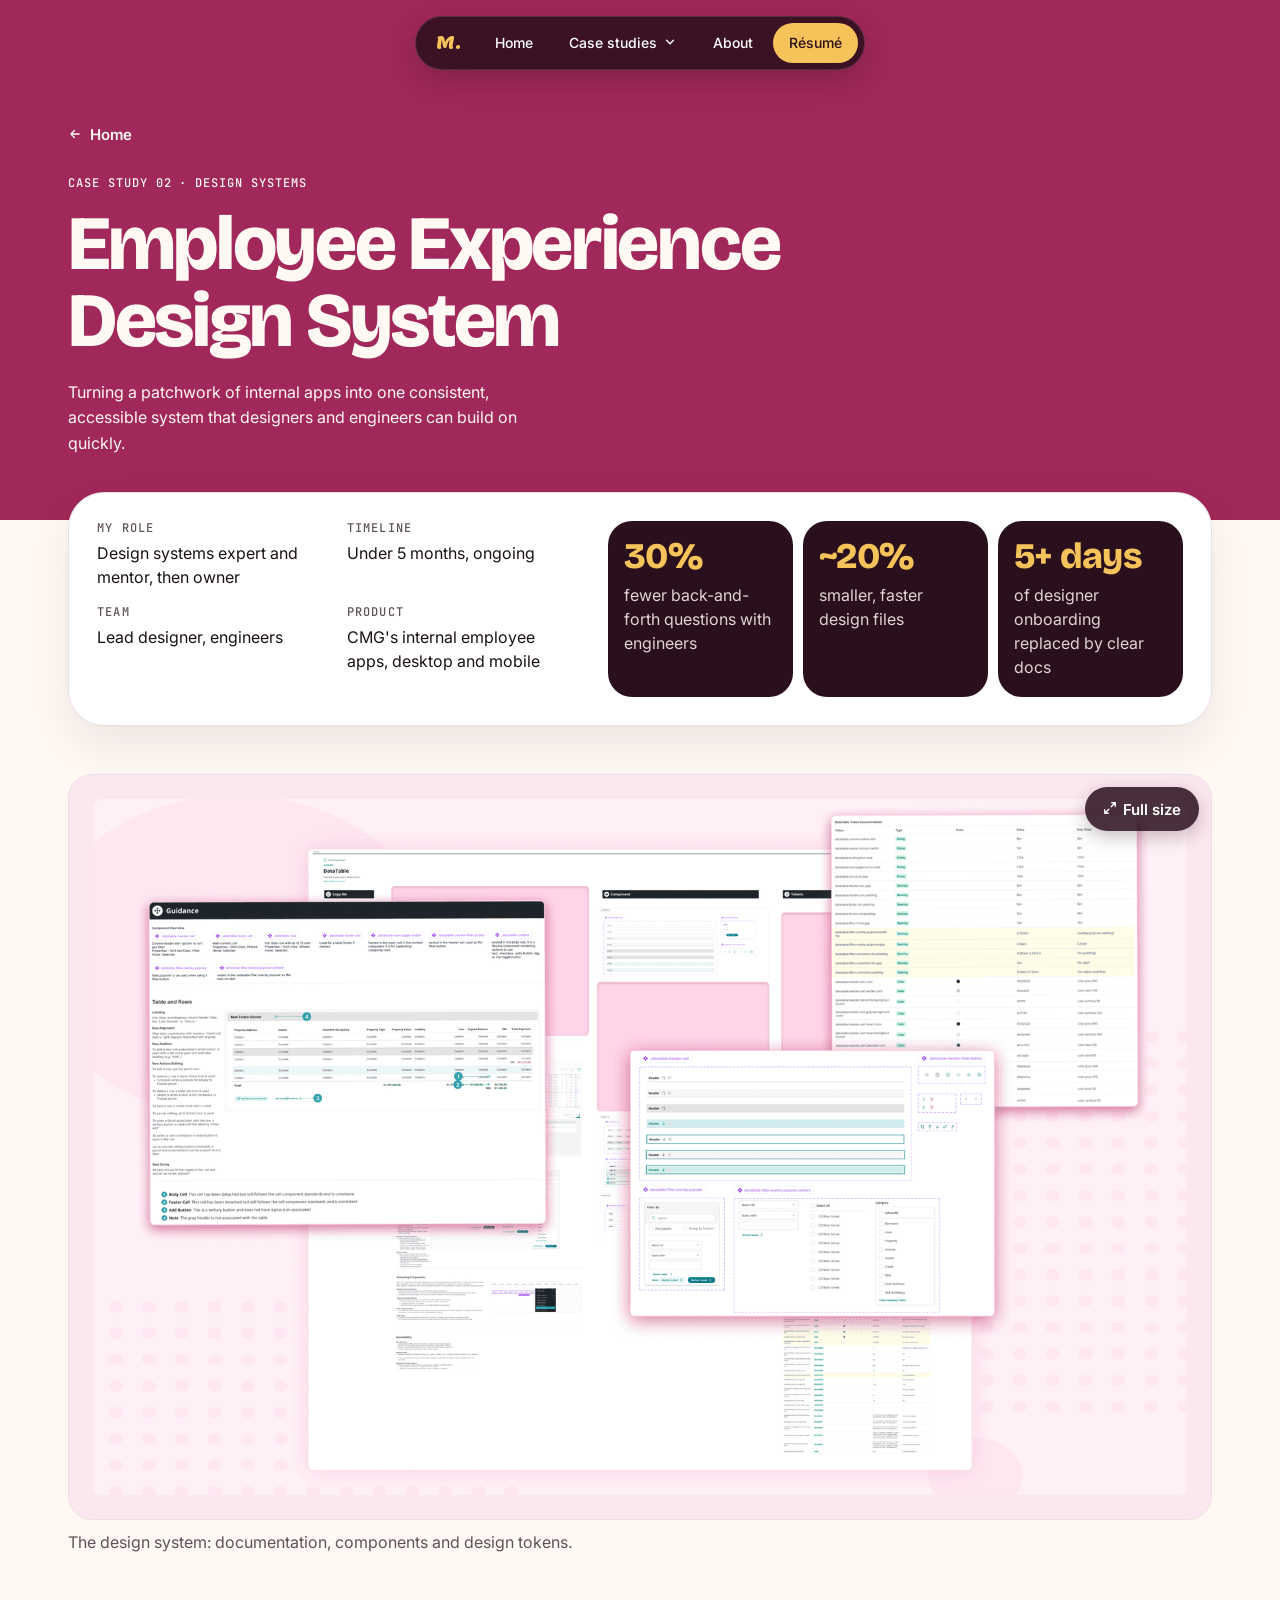
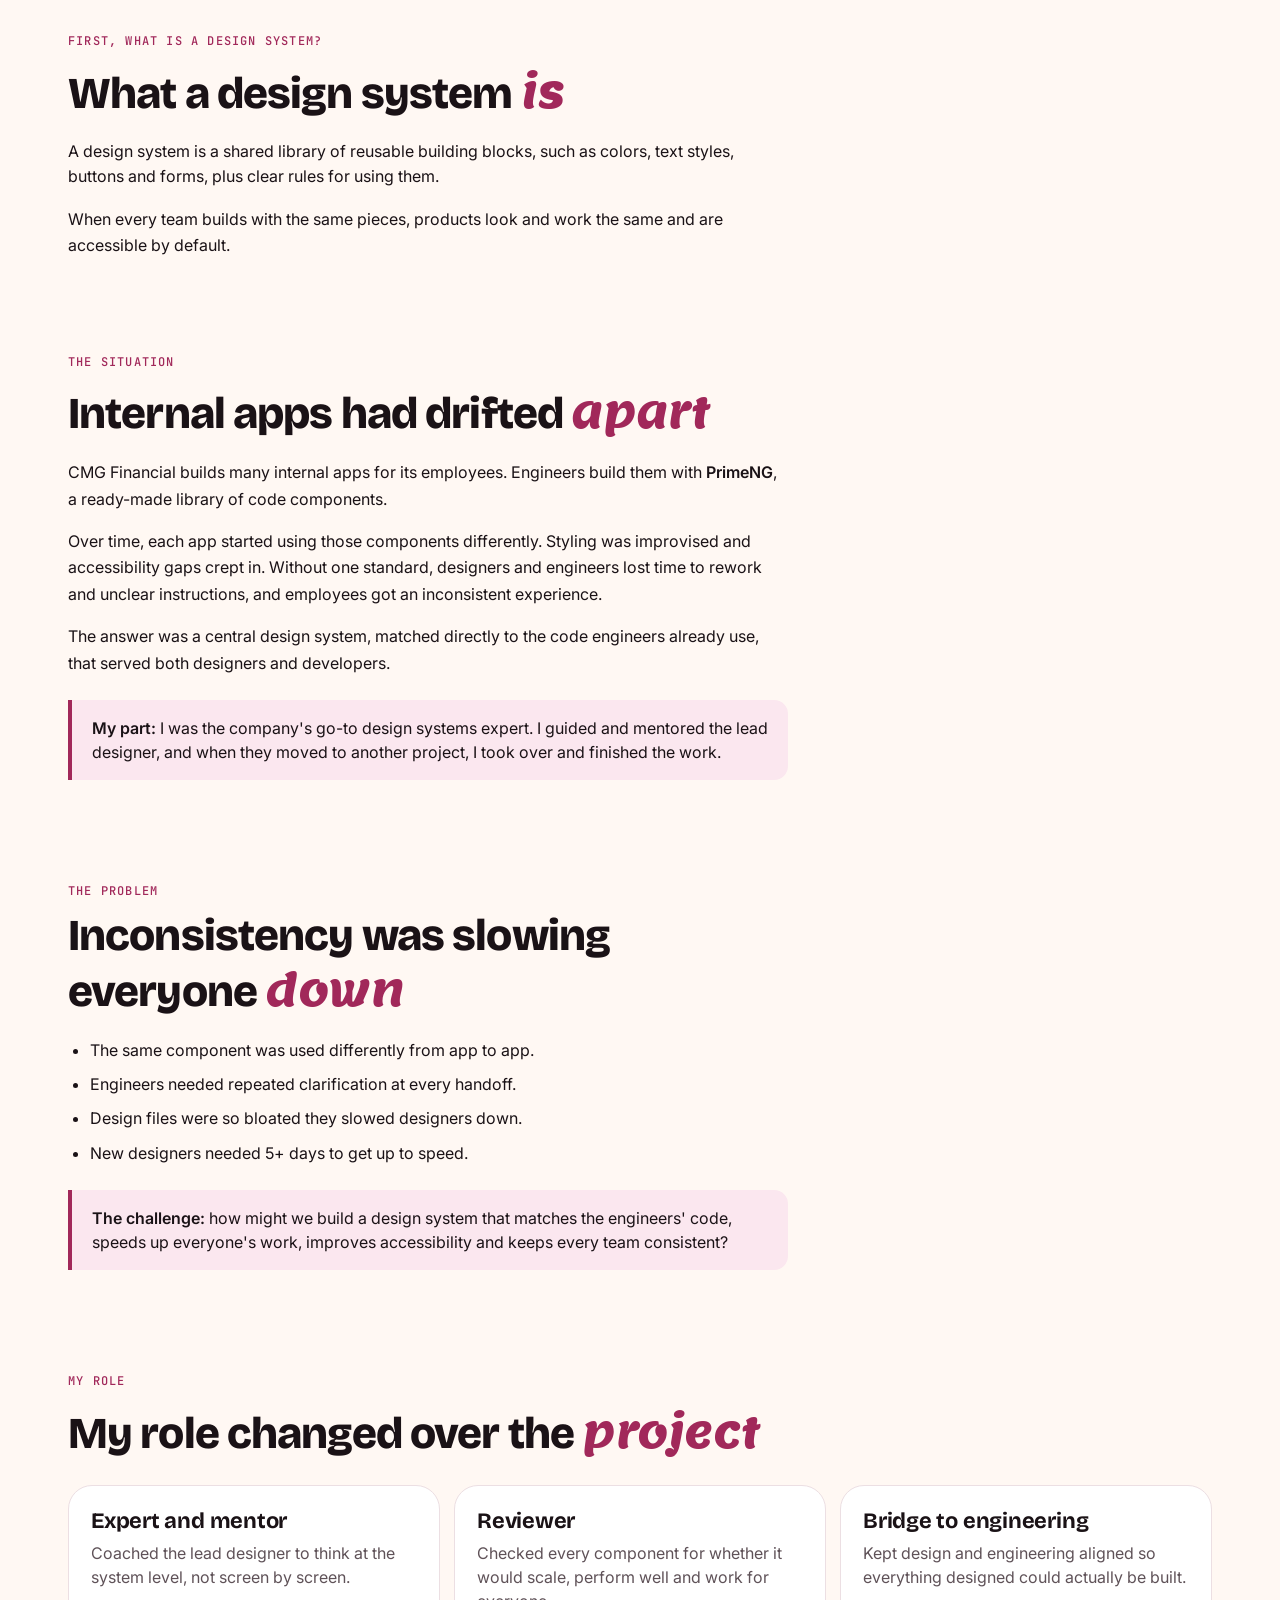
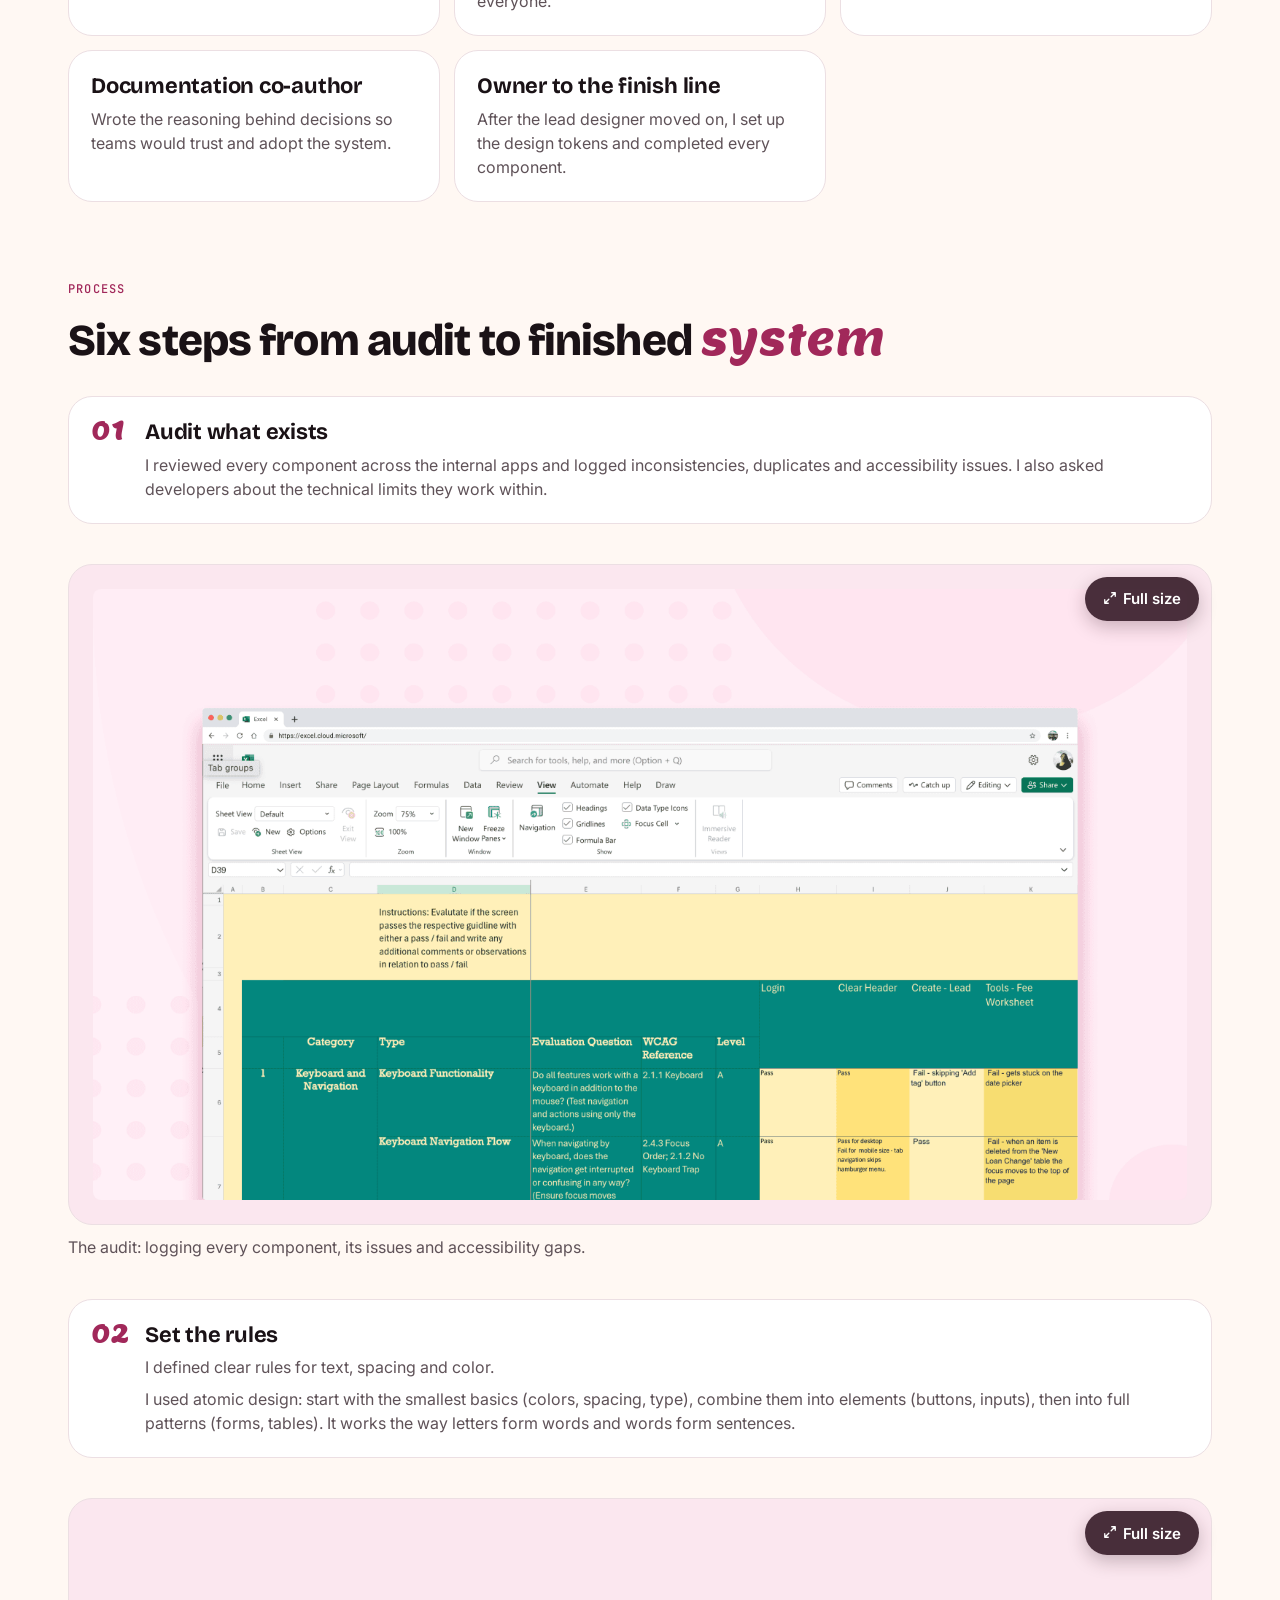
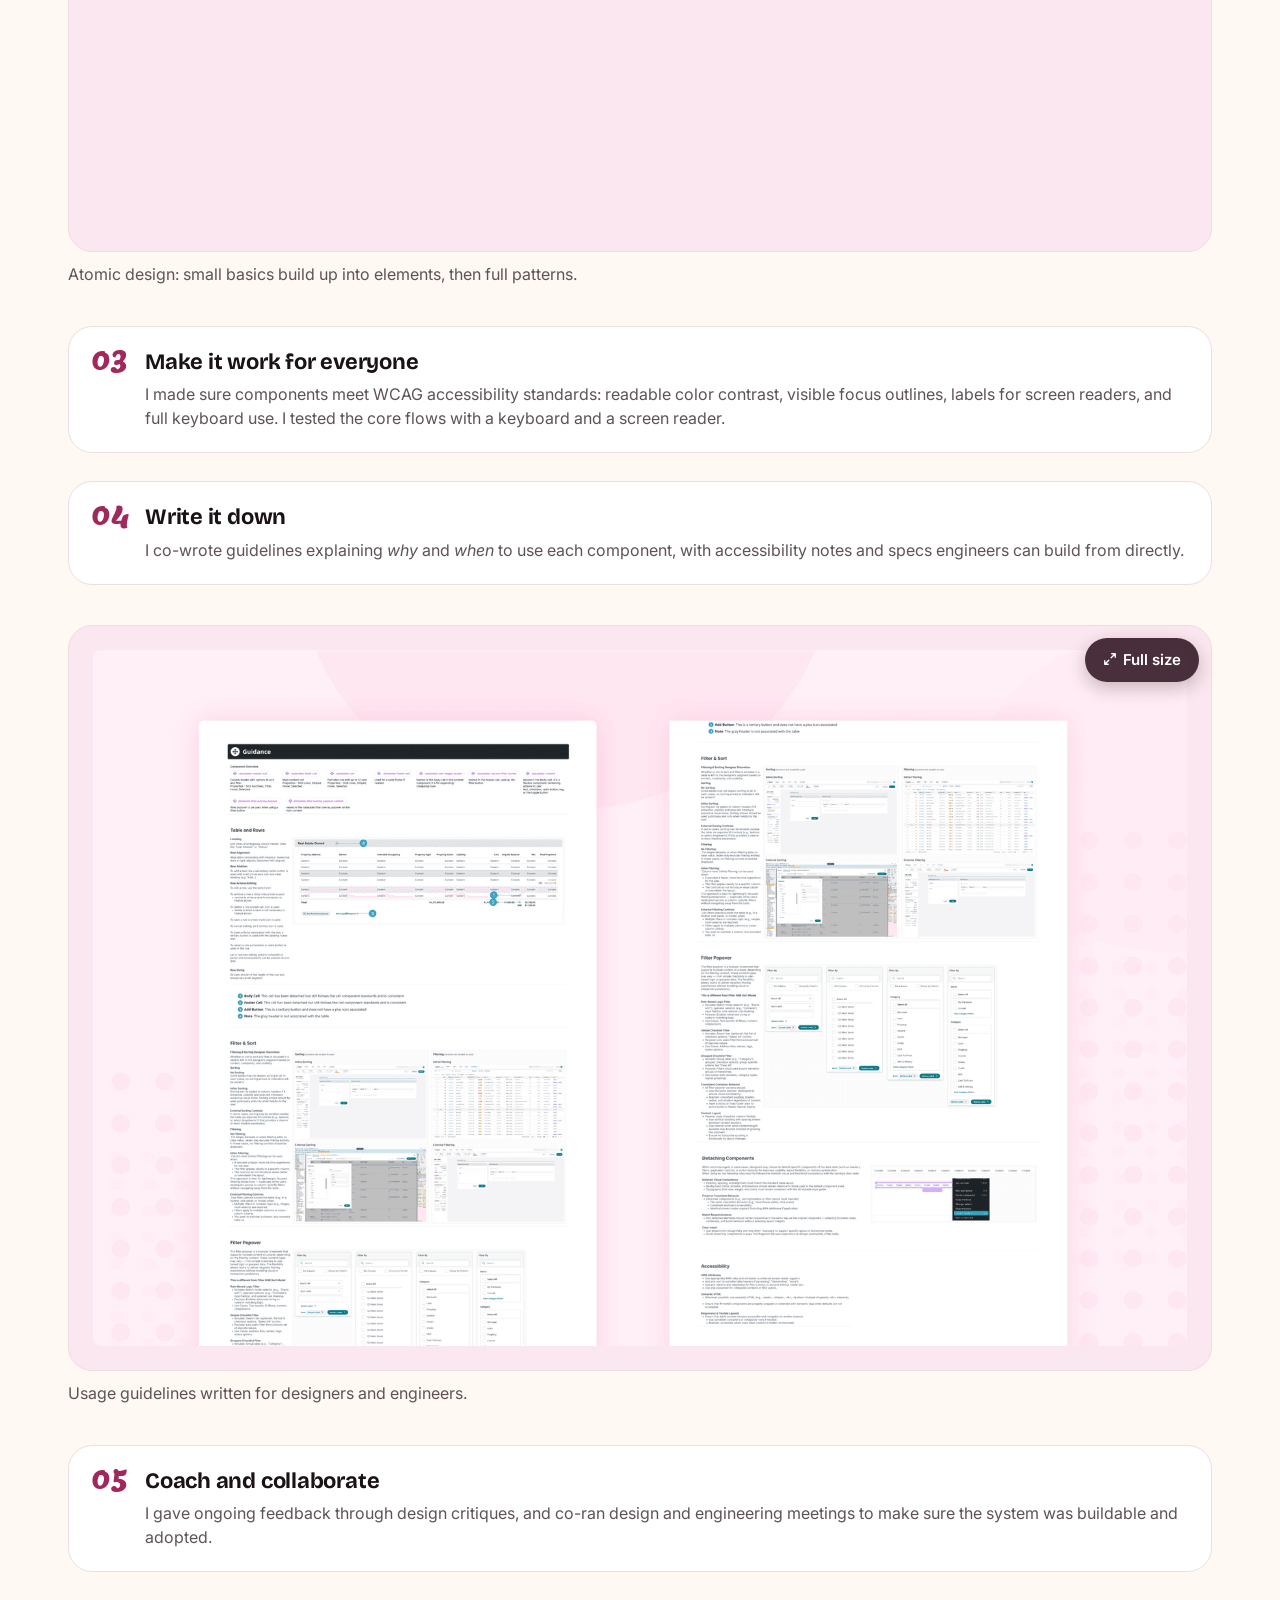
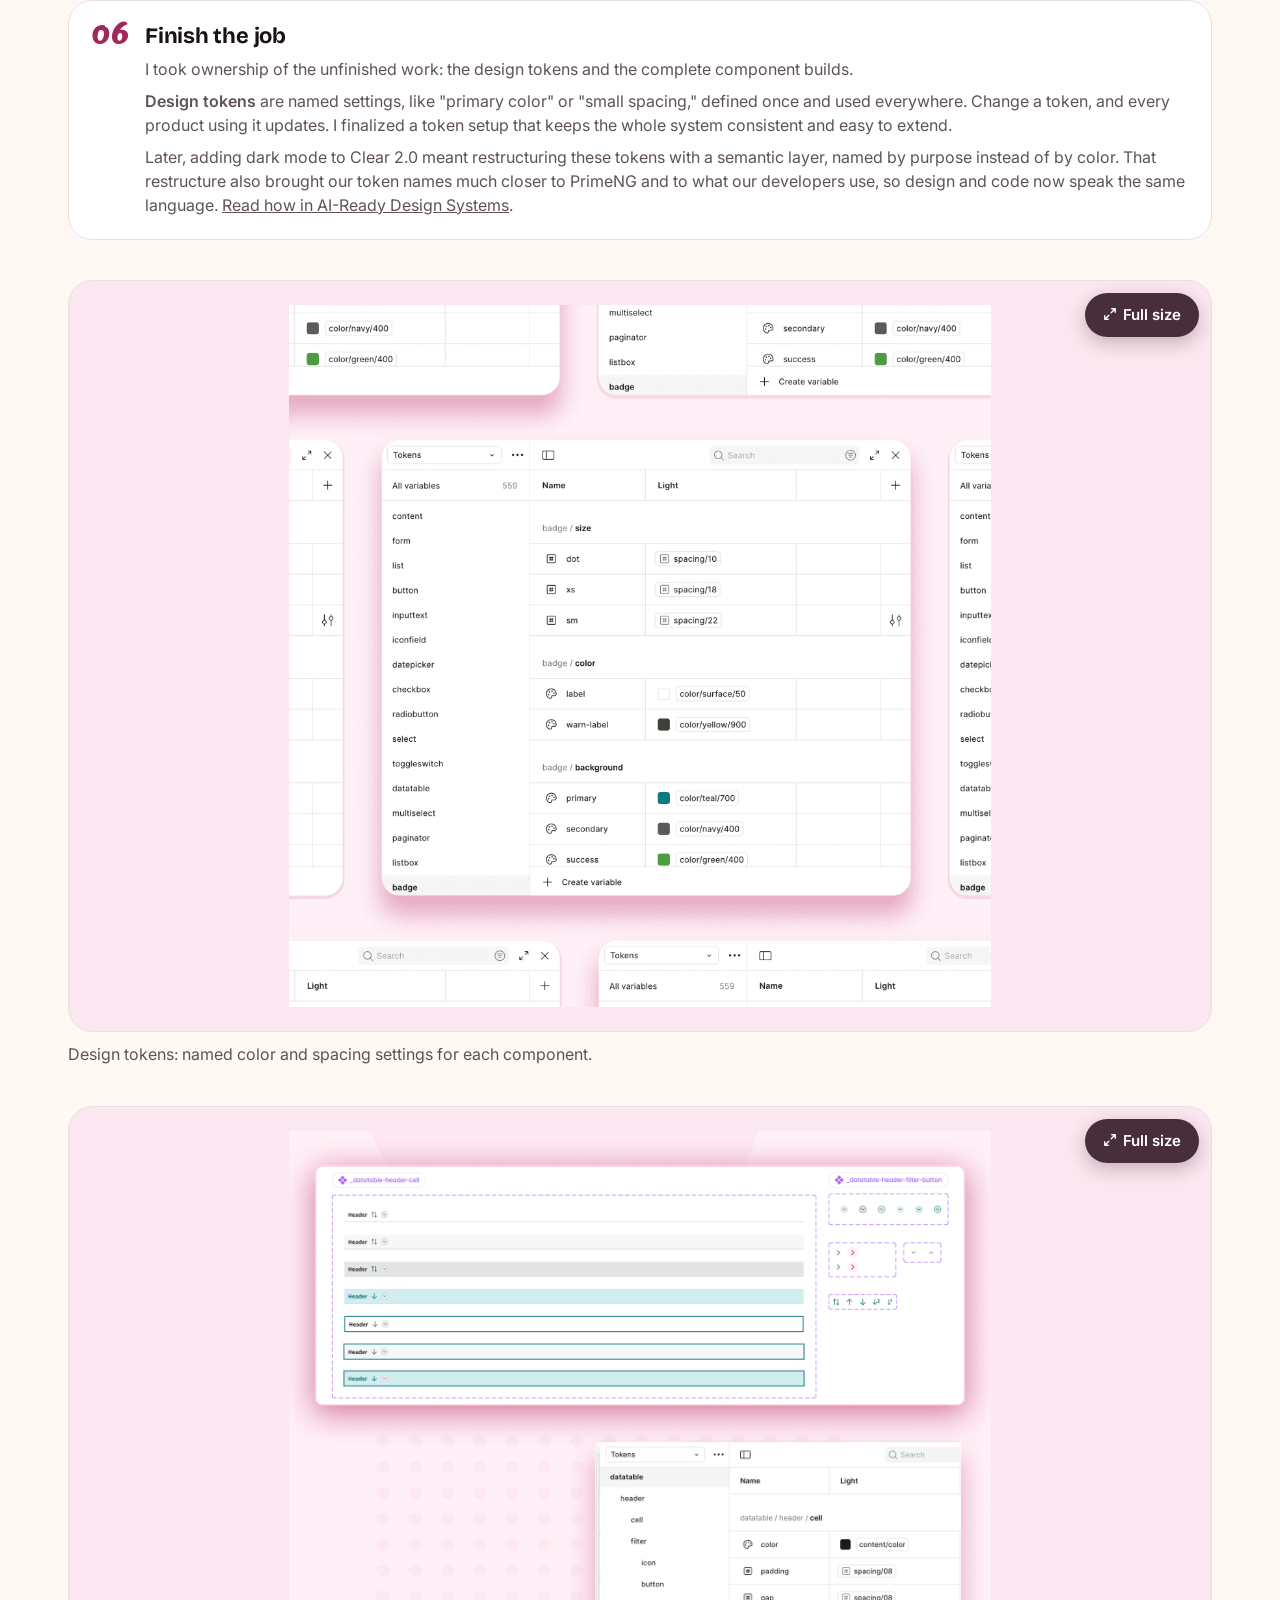
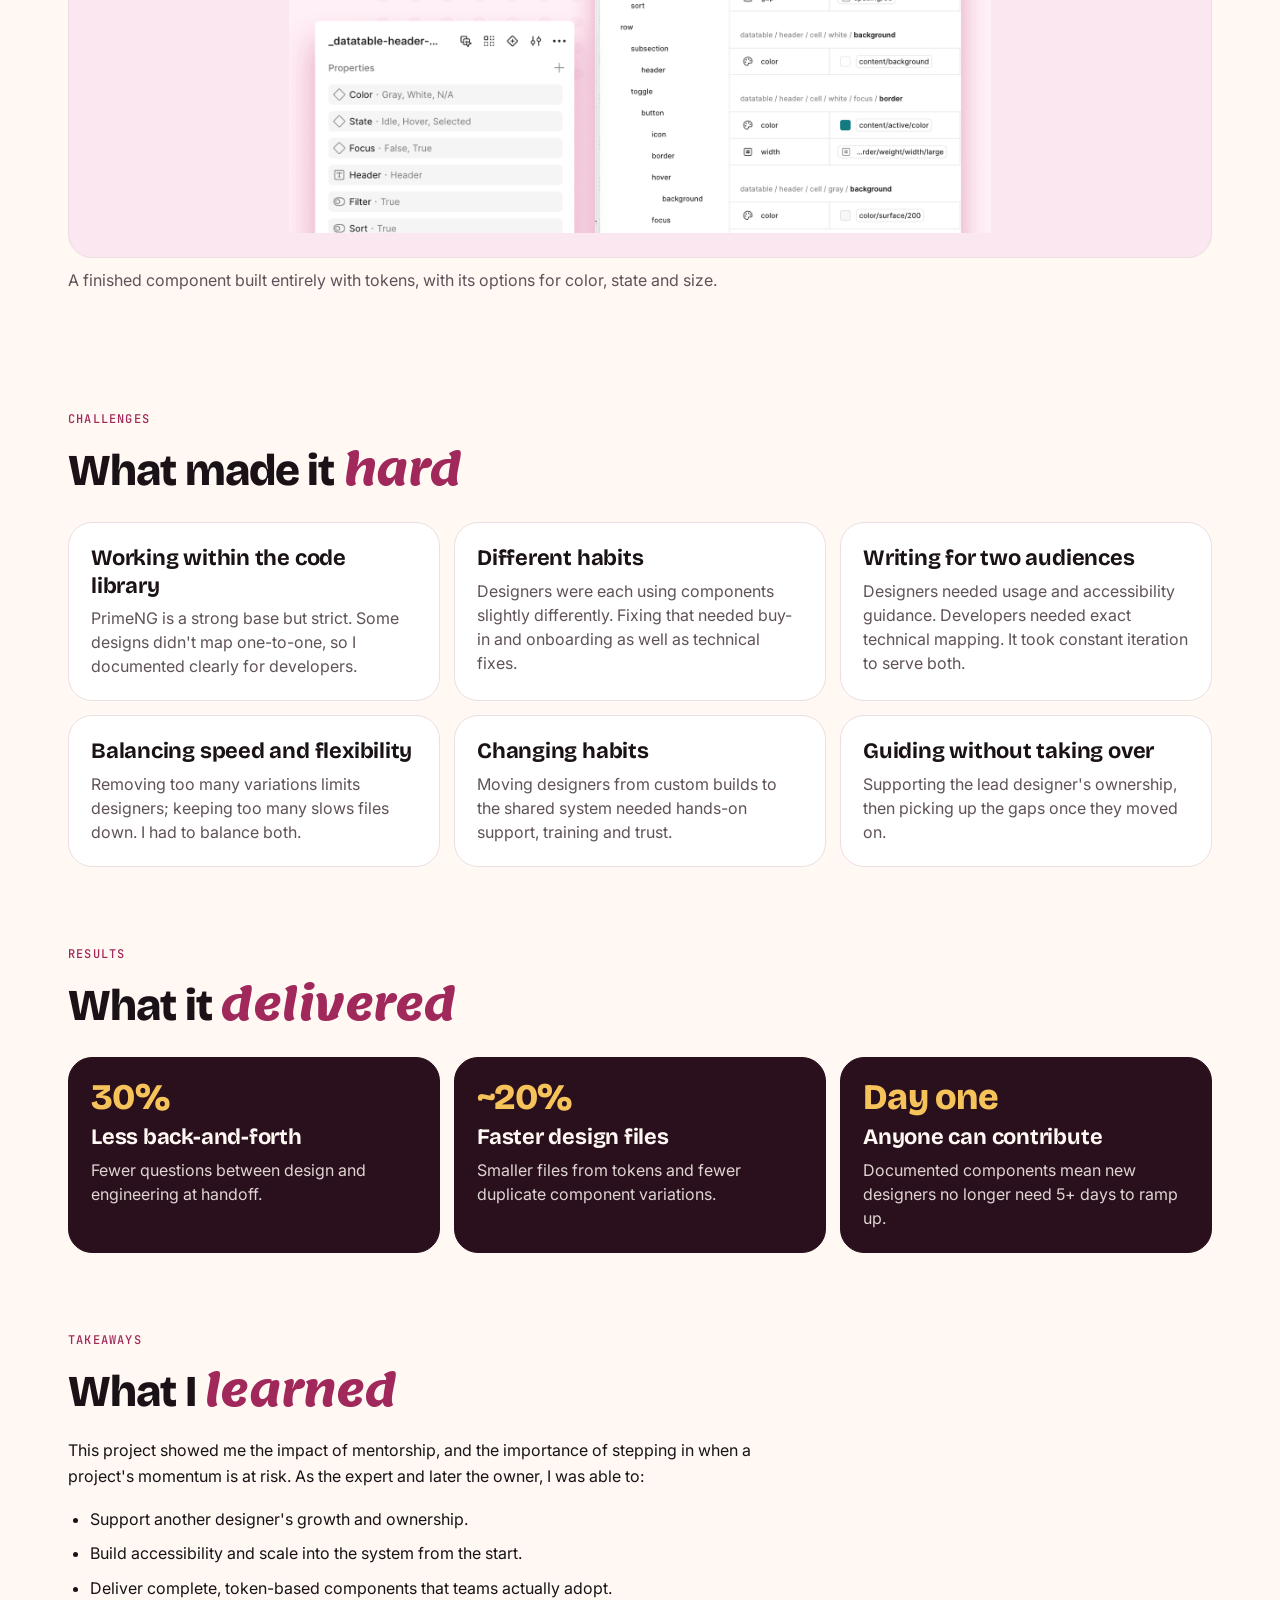
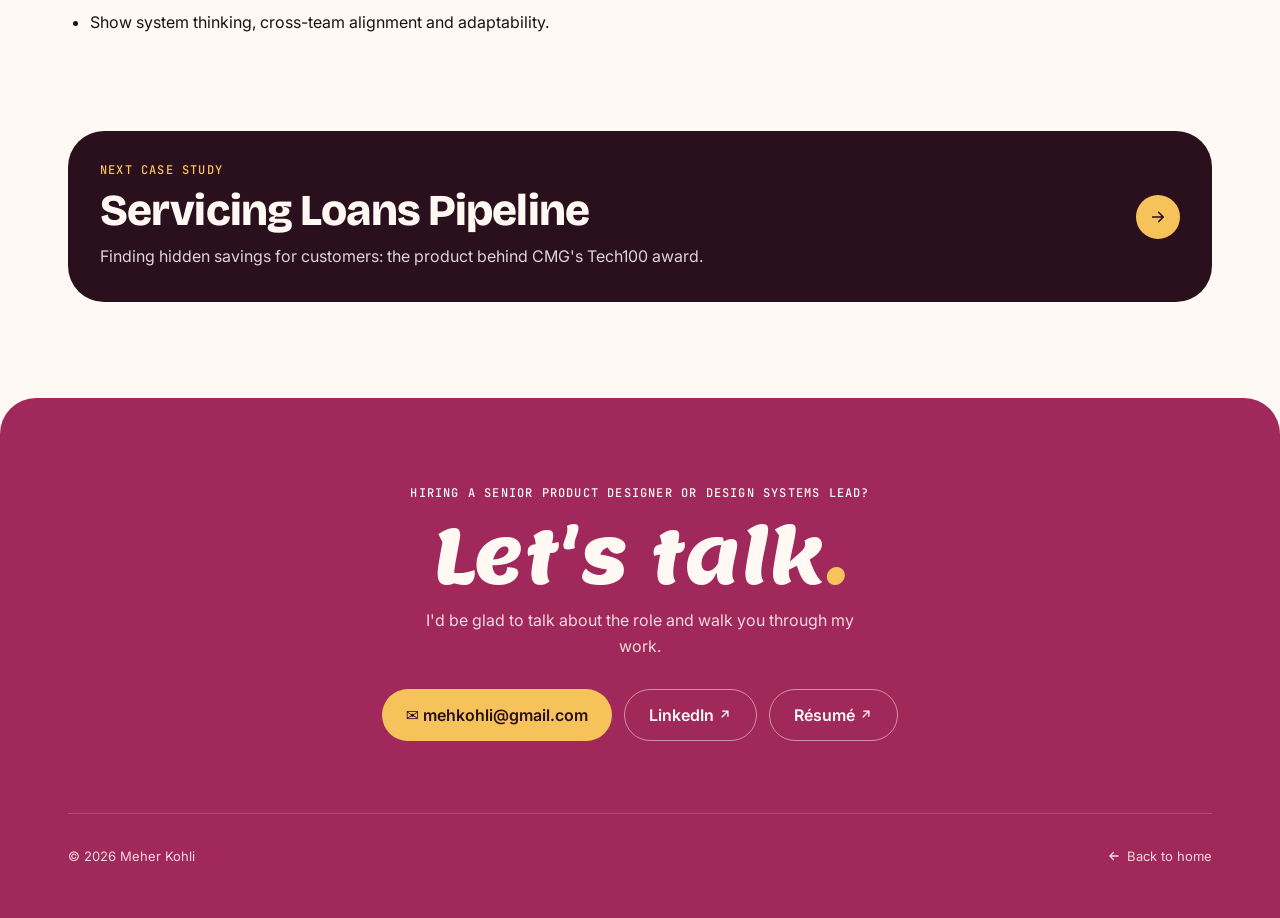
<file: portfolio/design-system.html>
<!DOCTYPE html>
<html lang="en">
<head>
  <meta charset="utf-8" />
  <meta name="viewport" content="width=device-width, initial-scale=1, viewport-fit=cover" />
  <meta name="theme-color" content="#2a0f1c" />
  <title>Employee Experience Design System | Meher Kohli</title>
  <meta name="description" content="Case study: how Meher Kohli led a design system that made CMG Financial's internal apps consistent and accessible, with 30% fewer design-to-engineering questions." />
  <link rel="preconnect" href="https://fonts.googleapis.com">
  <link rel="preconnect" href="https://fonts.gstatic.com" crossorigin>
  <link href="https://fonts.googleapis.com/css2?family=Lemon&family=Bricolage+Grotesque:opsz,wght@12..96,400;12..96,700;12..96,800&family=Inter:wght@400;500;600&family=JetBrains+Mono:wght@500&display=swap" rel="stylesheet">
  <style>
/* Shared styles for case study pages. Tokens match index.html. */
:root {
  --rose-950:#2a0f1c; --rose-900:var(--rose-950); --rose-700:var(--rose-950); --rose-600:#A1285A; --rose-400:var(--rose-600); --rose-200:var(--rose-100); --rose-100:#fbe7ef;
  --butter-400:#F6C35B; --butter-200:var(--butter-400);
  --cream:#fff8f3; --ink:#1a1216; --ink-muted:#5f5258; --line:#ecdfe3;
  --bg: var(--cream); --text: var(--ink); --muted: var(--ink-muted); --border: var(--line);
  --brand: var(--rose-600); --brand-soft: var(--rose-100);
  --f-sig: 'Lemon', 'Bricolage Grotesque', cursive;
  --f-head: 'Bricolage Grotesque', system-ui, sans-serif;
  --f-body: 'Inter', system-ui, -apple-system, 'Segoe UI', Roboto, sans-serif;
  --f-mono: 'JetBrains Mono', ui-monospace, Menlo, monospace;
  --r-md:14px; --r-lg:24px; --r-xl:36px;
  --max:1200px; --read: 720px;
  --ease: cubic-bezier(.2,.8,.2,1);
}
*, *::before, *::after { box-sizing: border-box; }
html { scroll-padding-top: 24px; -webkit-text-size-adjust: 100%; }
@media (prefers-reduced-motion: no-preference) { html.smooth { scroll-behavior: smooth; } }
body { margin: 0; background: var(--bg); color: var(--text); font: 400 17px/1.65 var(--f-body); -webkit-font-smoothing: antialiased; overflow-x: clip; }
a { color: inherit; }
img { max-width: 100%; }
:focus-visible { outline: 3px solid var(--butter-400); outline-offset: 3px; border-radius: 6px; }
.wrap { max-width: var(--max); margin: 0 auto; padding: 0 28px; }
.read { max-width: var(--read); }
@media (max-width: 600px) { .wrap { padding: 0 18px; } }
.skip { position: absolute; left: -9999px; }
.skip:focus { left: 16px; top: 16px; background: #fff; color: var(--ink); padding: 8px 12px; z-index: 200; }
.label { font: 500 12px/1.2 var(--f-mono); letter-spacing: .1em; text-transform: uppercase; }

/* Nav (same as home) */
.nav { position: fixed; top: 16px; left: 50%; transform: translateX(-50%); z-index: 100; display: flex; align-items: center; gap: 4px; padding: 6px; border-radius: 999px; background: rgba(42,15,28,.85); backdrop-filter: blur(14px); -webkit-backdrop-filter: blur(14px); border: 1px solid var(--on-dark-hover); box-shadow: 0 10px 30px rgba(42,15,28,.25); }
.nav a { color: #fff; text-decoration: none; font: 500 14px var(--f-body); padding: 9px 16px; border-radius: 999px; transition: background .2s; white-space: nowrap; }
.nav a:hover { background: var(--on-dark-hover); }
.nav .sig { font: 400 18px var(--f-sig); color: var(--butter-400); padding: 6px 14px; }
.nav .cta { background: var(--butter-400); color: var(--rose-950); }
.nav .cta:hover { background: var(--butter-400); }
@media (max-width: 640px) {
  .nav { top: auto; bottom: calc(12px + env(safe-area-inset-bottom)); width: calc(100% - 24px); max-width: 420px; justify-content: space-between; }
  .nav a { min-height: 44px; display: inline-flex; align-items: center; padding: 0 12px; }
  .nav .sig { display: none; }
  body { padding-bottom: calc(76px + env(safe-area-inset-bottom)); }
}

/* Reading progress */
.progress { position: fixed; top: 0; left: 0; height: 4px; width: 100%; transform-origin: 0 50%; transform: scaleX(0); background: var(--butter-400); z-index: 150; }

/* Case hero */
.c-hero { color: var(--cream); padding: 112px 0 64px; position: relative; overflow: hidden; }
.c-hero.rose { background: linear-gradient(140deg, var(--rose-600), var(--rose-950)); }
.c-hero.plum { background: linear-gradient(140deg, var(--rose-950), var(--rose-950)); }
.c-hero.butter { background: linear-gradient(140deg, var(--butter-400), var(--butter-400)); color: var(--rose-950); }
.back { display: inline-flex; align-items: center; gap: 8px; min-height: 44px; text-decoration: none; font: 600 15px var(--f-body); margin-bottom: 18px; }
.back:hover { opacity: 1; text-decoration: underline; }
.c-hero .kind { display: block; margin-bottom: 14px; }
.c-hero h1 { font: 800 clamp(38px, 6.4vw, 80px)/1.0 var(--f-head); letter-spacing: -.03em; margin: 0; max-width: 18ch; }
.c-hero .summary { font-size: clamp(18px, 2vw, 22px); line-height: 1.5; margin: 20px 0 0; max-width: 46ch; }
.award { display: inline-flex; align-items: center; gap: 8px; margin-top: 22px; padding: 8px 14px; border-radius: 999px; background: var(--butter-400); color: var(--rose-950); font: 600 14px var(--f-body); }
@media (max-width: 600px) { .c-hero { padding: 40px 0 48px; } }

/* At a glance */
.glance { margin-top: -28px; position: relative; z-index: 2; }
.glance-card { background: #fff; border: 1px solid var(--border); border-radius: var(--r-xl); padding: 28px; box-shadow: 0 20px 50px rgba(42,15,28,.08); display: grid; grid-template-columns: 1fr 1.2fr; gap: 32px; }
.facts { margin: 0; display: grid; grid-template-columns: 1fr 1fr; gap: 16px 20px; align-content: start; }
.facts dt { font: 500 11.5px var(--f-mono); letter-spacing: .08em; text-transform: uppercase; color: var(--muted); margin-bottom: 4px; }
.facts dd { margin: 0; font-size: 15.5px; line-height: 1.45; }
.results { display: grid; grid-template-columns: repeat(3, 1fr); gap: 10px; }
.result { background: var(--rose-950); color: var(--cream); border-radius: var(--r-lg); padding: 18px 16px; }
.result b { display: block; font: 800 clamp(28px, 3vw, 38px)/1 var(--f-head); letter-spacing: -.02em; color: var(--butter-400); white-space: nowrap; }
.result span { display: block; margin-top: 8px; font-size: 14px; line-height: 1.4; color: var(--on-dark-muted); }
@media (max-width: 900px) { .glance-card { grid-template-columns: 1fr; padding: 22px 18px; gap: 24px; border-radius: 28px; } }
@media (max-width: 600px) {
  .facts { grid-template-columns: 1fr; }
  .results { grid-template-columns: 1fr; }
  .result { display: flex; align-items: baseline; gap: 14px; }
  .result b { min-width: 104px; }
  .result span { margin: 0; }
}

/* Figures: real product images, shown in full, never cropped */
.figure { margin: 40px 0; }
.fig-frame { position: relative; background: var(--rose-100); border: 1px solid var(--border); border-radius: var(--r-lg); padding: clamp(10px, 2vw, 24px); transition: border-color .2s; }
.fig-frame:hover { border-color: var(--brand); }
.figure img { display: block; width: 100%; height: auto; max-height: min(78vh, 720px); object-fit: contain; margin: 0 auto; border-radius: 8px; cursor: zoom-in; }
.zoom-btn { position: absolute; top: 12px; right: 12px; min-height: 44px; padding: 0 16px; display: inline-flex; align-items: center; gap: 6px; border: 0; border-radius: 999px; background: rgba(42,15,28,.85); color: #fff; font: 600 14px var(--f-body); cursor: pointer; box-shadow: 0 6px 18px rgba(42,15,28,.25); transition: background .2s; }
.zoom-btn:hover { background: var(--rose-950); }
.zoom-btn span { font-size: 16px; line-height: 1; }
.figure figcaption { font-size: 14.5px; color: var(--muted); margin-top: 10px; }

/* Full-size image viewer (stays on the page) */
dialog.lightbox { width: 100vw; height: 100vh; height: 100dvh; max-width: none; max-height: none; margin: 0; padding: 0; border: 0; background: rgba(42,15,28,.97); color: #fff; }
dialog.lightbox[open] { display: grid; grid-template-rows: auto minmax(0, 1fr) auto; }
dialog.lightbox::backdrop { background: rgba(42,15,28,.97); }
.lb-bar { display: flex; justify-content: space-between; align-items: center; gap: 12px; padding: max(12px, env(safe-area-inset-top)) max(16px, env(safe-area-inset-right)) 8px max(16px, env(safe-area-inset-left)); }
.lb-hint { font-size: 13.5px; opacity: .75; }
.lb-close { flex: none; width: 48px; height: 48px; border-radius: 50%; border: 0; background: #fff; color: var(--rose-950); font-size: 26px; line-height: 1; cursor: pointer; }
.lb-stage { overflow: auto; display: grid; place-items: center; padding: 8px 16px; min-height: 0; overscroll-behavior: contain; }
.lb-stage img { display: block; width: auto; height: auto; max-width: 100%; max-height: calc(100vh - 150px); max-height: calc(100dvh - 150px); object-fit: contain; border-radius: 8px; background: #fff; cursor: zoom-in; }
.lb-stage.actual { place-items: start; }
.lb-stage.actual img { max-width: none; max-height: none; cursor: zoom-out; }
.lb-cap { margin: 0; padding: 8px 16px max(14px, env(safe-area-inset-bottom)); font-size: 14px; opacity: .85; text-align: center; }
body:has(dialog[open]) { overflow: hidden; }
.figure.hero-fig { margin: 48px 0 0; }

/* Body sections */
.c-section { padding: 72px 0 0; }
.c-section:last-of-type { padding-bottom: 24px; }
.c-section h2 { font: 800 clamp(30px, 4vw, 46px)/1.08 var(--f-head); letter-spacing: -.02em; margin: 10px 0 18px; }
.c-section h2 em { font: 400 1em var(--f-sig); font-style: normal; color: var(--brand); }
.c-section .eyebrow { color: var(--brand); }
.c-section p { margin: 0 0 16px; }
.c-section ul { margin: 0 0 16px; padding-left: 22px; display: grid; gap: 8px; }
.lead { font-size: 19px; line-height: 1.6; }
.callout { background: var(--brand-soft); border-left: 4px solid var(--brand); border-radius: 0 var(--r-md) var(--r-md) 0; padding: 16px 20px; margin: 24px 0; }
.callout p:last-child { margin: 0; }
@media (max-width: 600px) { .c-section { padding-top: 56px; } .lead { font-size: 18px; } }

/* Numbered steps */
.steps { list-style: none; padding: 0; margin: 28px 0 0; display: grid; gap: 14px; counter-reset: step; }
.steps > li { counter-increment: step; background: #fff; border: 1px solid var(--border); border-radius: var(--r-lg); padding: 22px 22px 22px 76px; position: relative; }
.steps > li::before { content: counter(step, decimal-leading-zero); position: absolute; left: 22px; top: 20px; font: 400 26px/1 var(--f-sig); color: var(--brand); }
.steps h3 { font: 700 19px/1.3 var(--f-head); margin: 0 0 6px; }
.steps p { margin: 0; color: var(--muted); }
.steps p + p { margin-top: 8px; }
@media (max-width: 600px) { .steps > li { padding: 56px 18px 18px; } .steps > li::before { left: 18px; top: 18px; } }

/* Grid of cards (roles, challenges, findings) */
.grid2 { display: grid; grid-template-columns: repeat(2, 1fr); gap: 14px; margin-top: 24px; }
.grid3 { display: grid; grid-template-columns: repeat(3, 1fr); gap: 14px; margin-top: 24px; }
.box { background: #fff; border: 1px solid var(--border); border-radius: var(--r-lg); padding: 22px; }
.box h3 { font: 700 18px/1.3 var(--f-head); margin: 0 0 6px; }
.box p { margin: 0; color: var(--muted); font-size: 15.5px; }
.box.dark { background: var(--rose-950); border-color: var(--rose-950); color: var(--cream); }
.box.dark p { color: var(--on-dark-muted); }
.box .num { font: 800 32px/1 var(--f-head); color: var(--brand); display: block; margin-bottom: 8px; letter-spacing: -.02em; }
.box.dark .num { color: var(--butter-400); }
.tag-good, .tag-bad { display: inline-block; font: 600 12px var(--f-body); padding: 4px 10px; border-radius: 999px; margin-bottom: 10px; }
.tag-good { background: #e3f4ea; color: #1e6b45; }
.tag-bad { background: #fde3e3; color: #8a1f1f; }
@media (max-width: 900px) { .grid3 { grid-template-columns: 1fr 1fr; } }
@media (max-width: 640px) { .grid2, .grid3 { grid-template-columns: 1fr; } }

/* Flow */
.flow { list-style: none; padding: 0; margin: 24px 0 0; display: grid; gap: 10px; counter-reset: f; }
.flow li { counter-increment: f; display: grid; grid-template-columns: 40px 1fr; gap: 14px; align-items: center; background: #fff; border: 1px solid var(--border); border-radius: var(--r-md); padding: 14px 16px; }
.flow li::before { content: counter(f); width: 40px; height: 40px; border-radius: 50%; background: var(--brand); color: #fff; display: grid; place-items: center; font: 700 16px var(--f-head); }

/* Video */
.video { position: relative; aspect-ratio: 16 / 9; border-radius: var(--r-lg); overflow: hidden; background: var(--rose-950); margin-top: 24px; }
.video iframe { position: absolute; inset: 0; width: 100%; height: 100%; border: 0; }

/* Next case + contact */
.next { margin-top: 96px; }
.next a { display: grid; grid-template-columns: 1fr auto; align-items: center; gap: 20px; text-decoration: none; background: var(--rose-950); color: var(--cream); border-radius: var(--r-xl); padding: 32px; transition: transform .3s var(--ease); }
.next a:hover { transform: translateY(-3px); }
.next .label { color: var(--butter-400); display: block; margin-bottom: 8px; }
.next strong { font: 800 clamp(26px, 3.4vw, 40px)/1.1 var(--f-head); letter-spacing: -.02em; display: block; }
.next p { margin: 8px 0 0; color: var(--on-dark-muted); }
.next i { font-style: normal; width: 56px; height: 56px; border-radius: 50%; background: var(--butter-400); color: var(--rose-950); display: grid; place-items: center; font-size: 22px; }
@media (max-width: 600px) { .next a { padding: 24px 20px; } .next i { width: 48px; height: 48px; } }

.contact { background: var(--brand); color: var(--cream); border-radius: var(--r-xl) var(--r-xl) 0 0; padding: 88px 0 40px; margin-top: 96px; text-align: center; }
.contact .label { color: var(--butter-400); }
.contact h2 { font: 400 clamp(52px, 10vw, 120px)/.95 var(--f-sig); margin: 16px 0 14px; }
.contact h2 span { color: var(--butter-400); }
.contact p { max-width: 46ch; margin: 0 auto 30px; color: var(--on-dark-muted); }
.btns { display: flex; justify-content: center; flex-wrap: wrap; gap: 12px; }
.btn { display: inline-flex; align-items: center; justify-content: center; gap: 8px; min-height: 52px; padding: 0 24px; border-radius: 999px; font: 600 16px var(--f-body); text-decoration: none; transition: transform .2s var(--ease); }
.btn:hover { transform: translateY(-2px); }
.btn.y { background: var(--butter-400); color: var(--rose-950); }
.btn.o { border: 1.5px solid var(--on-dark-muted); color: var(--cream); }
.foot { display: flex; justify-content: space-between; flex-wrap: wrap; gap: 12px; margin-top: 72px; padding-top: 20px; border-top: 1px solid var(--on-dark-line); font-size: 13px; color: var(--on-dark-muted); text-align: left; }
.foot a { text-decoration: none; min-height: 44px; display: inline-flex; align-items: center; }
@media (max-width: 600px) { .contact { padding: 72px 0 32px; } .btns { flex-direction: column; align-items: stretch; max-width: 340px; margin: 0 auto; } }

/* Reveal */
.rv { transition: opacity .7s var(--ease), transform .7s var(--ease); }
.rv.pre { opacity: 0; transform: translateY(24px); }
@media (prefers-reduced-motion: reduce) {
  *, *::before, *::after { animation: none !important; transition: none !important; }
  .rv.pre { opacity: 1; transform: none; }
}

/* Sub-headings inside reading column, idea tag */
.read h3 { font: 700 21px/1.3 var(--f-head); margin: 28px 0 8px; }
.read h3:first-child { margin-top: 0; }
.tag-idea { display: inline-block; font: 600 12px var(--f-body); padding: 4px 10px; border-radius: 999px; margin-bottom: 10px; background: var(--butter-400); color: #6b4500; }

/* Diagrams (AI-ready design systems page) */
.diagram { margin: 40px 0 0; background: #fff; border: 1px solid var(--border); border-radius: var(--r-xl); padding: clamp(18px, 3vw, 32px); }
.diagram .cap { font-size: 14.5px; color: var(--muted); margin: 16px 0 0; }
.map { display: grid; gap: 12px; }
.map .src { background: var(--rose-950); color: var(--cream); border-radius: var(--r-lg); padding: 18px 22px; text-align: center; }
.map .src strong { display: block; font: 800 22px/1.2 var(--f-head); color: var(--butter-400); }
.map .src span { font-size: 15px; opacity: .85; }
.map .outs { display: grid; grid-template-columns: repeat(3, 1fr); gap: 12px; }
.map .out { background: var(--brand-soft); border-radius: var(--r-lg); padding: 18px; min-width: 0; }
.map .out .who { display: block; font: 500 11.5px var(--f-mono); text-transform: uppercase; letter-spacing: .08em; color: var(--brand); margin-bottom: 6px; }
.map .out h3 { font: 700 19px/1.25 var(--f-head); margin: 0 0 6px; }
.map .out p { margin: 0; font-size: 15px; color: var(--muted); }
.map .arrow { text-align: center; color: var(--brand); font-size: 22px; line-height: 1; }
.map .end { background: var(--butter-400); color: var(--rose-950); border-radius: var(--r-lg); padding: 16px 20px; text-align: center; font-weight: 600; }
@media (max-width: 760px) { .map .outs { grid-template-columns: 1fr; } }
.layers { display: grid; grid-template-columns: 1fr auto 1fr auto 1fr; gap: 12px; align-items: stretch; }
.layer { background: var(--bg); border: 1px solid var(--border); border-radius: var(--r-lg); padding: 18px; display: flex; flex-direction: column; gap: 8px; min-width: 0; }
.layer.new { border: 2px solid var(--brand); background: #fff; }
.layer .label { color: var(--muted); }
.layer h3 { font: 700 18px/1.25 var(--f-head); margin: 0; }
.layer p { margin: 0; font-size: 14.5px; color: var(--muted); }
.layer code { font: 500 13px/1.4 var(--f-mono); background: #fff; border: 1px solid var(--border); padding: 6px 8px; border-radius: 8px; overflow-wrap: anywhere; }
.layers .arr { align-self: center; justify-self: center; color: var(--brand); font-size: 22px; }
.badge-new { align-self: flex-start; font: 600 11.5px var(--f-body); background: var(--brand); color: #fff; padding: 3px 9px; border-radius: 999px; }
@media (max-width: 860px) { .layers { grid-template-columns: 1fr; } .layers .arr { transform: rotate(90deg); } }
.modes { display: grid; grid-template-columns: 1fr 1fr; gap: 12px; margin-top: 16px; }
.mode { border-radius: var(--r-lg); padding: 18px; border: 1px solid var(--border); }
.mode.light { background: #ffffff; color: #1a1216; }
.mode.dark { background: var(--rose-950); color: var(--cream); border-color: var(--rose-950); }
.mode .t { font-weight: 600; }
.mode .btnx { display: inline-block; margin-top: 10px; padding: 8px 14px; border-radius: 8px; font-weight: 600; font-size: 14px; }
.mode.light .btnx { background: #A1285A; color: #fff; }
.mode.dark .btnx { background: var(--rose-100); color: var(--rose-950); }
.mode code { font: 500 12.5px/1.6 var(--f-mono); opacity: .8; display: block; margin-top: 10px; }
@media (max-width: 560px) { .modes { grid-template-columns: 1fr; } }
.defs { margin: 0; padding: 0; list-style: none; display: grid; gap: 10px; }
.defs li { padding-left: 0; }

/* Citations, comparison table, sources (essay sections) */
.cite { font: 600 11px/1 var(--f-body); vertical-align: super; margin-left: 2px; }
.cite a { color: var(--brand); text-decoration: none; padding: 2px 4px; border-radius: 4px; background: var(--brand-soft); }
.cite a:hover { text-decoration: underline; }
blockquote.pull { margin: 24px 0; padding: 4px 0 4px 20px; border-left: 4px solid var(--butter-400); font: 600 clamp(19px, 2vw, 22px)/1.45 var(--f-head); color: var(--ink); }
blockquote.pull footer { font: 500 14px var(--f-body); color: var(--muted); margin-top: 8px; }
.shift { padding-top: 8px; }
.shift + .shift { margin-top: 36px; }
.shift .kicker { color: var(--brand); display: block; margin-bottom: 6px; }
.table-wrap { overflow-x: auto; margin-top: 24px; border: 1px solid var(--border); border-radius: var(--r-lg); background: #fff; }
.grow { width: 100%; border-collapse: collapse; font-size: 15.5px; min-width: 620px; }
.grow th, .grow td { text-align: left; vertical-align: top; padding: 16px 18px; border-bottom: 1px solid var(--border); }
.grow thead th { font: 500 11.5px var(--f-mono); letter-spacing: .08em; text-transform: uppercase; color: var(--muted); background: var(--bg); }
.grow tbody tr:last-child td { border-bottom: 0; }
.grow td:first-child { font-weight: 600; width: 26%; }
.grow td:nth-child(2) { color: var(--muted); }
.sources { margin: 0; padding-left: 22px; display: grid; gap: 12px; font-size: 15px; }
.sources li { padding-left: 4px; }
.sources a { color: var(--brand); font-weight: 600; overflow-wrap: anywhere; }
.sources span { color: var(--muted); }
.sources li:target { background: var(--butter-400); border-radius: 8px; }

/* "At CMG" example cards that demonstrate each point */
.example { margin: 28px 0 0; background: #fff; border: 1px solid var(--border); border-radius: var(--r-lg); padding: 22px 24px; display: grid; grid-template-columns: minmax(0, 1fr) auto; gap: 10px 28px; box-shadow: 0 12px 30px rgba(42,15,28,.06); }
.example .ex-label { grid-column: 1 / -1; justify-self: start; font: 500 11.5px var(--f-mono); letter-spacing: .08em; text-transform: uppercase; color: var(--rose-950); background: var(--butter-400); padding: 6px 10px; border-radius: 999px; }
.read .example h3 { font: 700 20px/1.25 var(--f-head); margin: 2px 0 8px; }
.example p { margin: 0 0 10px; font-size: 16px; }
.example ul { margin: 0 0 10px; font-size: 16px; }
.example .ex-body > :last-child { margin-bottom: 0; }
.example .ex-link { display: inline-flex; align-items: center; min-height: 44px; font: 600 15px var(--f-body); color: var(--brand); text-decoration: none; }
.example .ex-link:hover { text-decoration: underline; }
.example .ex-stat { text-align: right; align-self: start; padding-top: 2px; }
.example .ex-stat b { display: block; font: 800 34px/1 var(--f-head); color: var(--brand); white-space: nowrap; letter-spacing: -.02em; }
.example .ex-stat span { display: block; font-size: 13px; color: var(--muted); margin-top: 4px; max-width: 14ch; margin-left: auto; }
@media (max-width: 640px) {
  .example { grid-template-columns: 1fr; padding: 20px 18px; }
  .example .ex-stat { text-align: left; order: -1; grid-row: 2; }
  .example .ex-stat span { margin-left: 0; max-width: none; }
}
@media (max-width: 640px) {
  .table-wrap { overflow: visible; border: 0; background: transparent; }
  .grow { min-width: 0; }
  .grow thead { position: absolute; width: 1px; height: 1px; overflow: hidden; clip: rect(0 0 0 0); }
  .grow, .grow tbody, .grow tr, .grow td { display: block; width: 100%; }
  .grow tr { background: #fff; border: 1px solid var(--border); border-radius: var(--r-lg); padding: 6px 0; margin-bottom: 12px; }
  .grow td { border: 0; padding: 8px 18px; }
  .grow td:first-child { width: 100%; font: 700 18px/1.3 var(--f-head); }
  .grow td[data-label]::before { content: attr(data-label); display: block; font: 500 11px var(--f-mono); letter-spacing: .08em; text-transform: uppercase; color: var(--muted); margin-bottom: 2px; }
}


/* Case studies dropdown in the menu */
.cm { position: relative; display: inline-flex; }
.cm-btn { display: inline-flex; align-items: center; gap: 6px; border: 0; background: transparent; color: #fff; font: 500 14px var(--f-body); padding: 9px 16px; border-radius: 999px; cursor: pointer; white-space: nowrap; }
.cm-btn:hover, .cm-btn[aria-expanded="true"] { background: var(--on-dark-hover); }
.cm-caret { font-size: 11px; transition: transform .2s; }
.cm-btn[aria-expanded="true"] .cm-caret { transform: rotate(180deg); }
.cm-list { position: absolute; top: calc(100% + 10px); left: 50%; transform: translateX(-50%); width: 300px; margin: 0; padding: 8px; list-style: none; background: #2a0f1c; border: 1px solid var(--on-dark-line); border-radius: 18px; box-shadow: 0 18px 40px rgba(42,15,28,.35); z-index: 120; }
.cm-list[hidden] { display: none; }
.cm-list a { display: block; padding: 10px 12px; min-height: 44px; border-radius: 12px; color: #fff; text-decoration: none; font: 600 15px/1.3 var(--f-body); }
.cm-list a:hover, .cm-list a:focus-visible { background: var(--on-dark-hover); }
.cm-list a[aria-current="page"] { background: var(--on-dark-hover); }
.cm-kind { display: block; font: 500 11px var(--f-mono); letter-spacing: .08em; text-transform: uppercase; color: var(--butter-400); margin-bottom: 2px; }
@media (max-width: 640px) {
  .cm-btn { min-height: 44px; padding: 0 10px; }
  .cm { position: static; }
  .cm-list { top: auto; bottom: calc(100% + 10px); left: 0; right: 0; width: auto; transform: none; }
}
@media (max-width: 374px) { .cm-btn { padding: 0 7px; font-size: 13px; } }


/* ═════════ Design tokens + components (single source of truth) ═════════ */
:root {
  /* Type scale */
  --t-display: clamp(64px, 11vw, 156px); /* Lemon: your name only */
  --t-h1: clamp(40px, 6vw, 80px);        /* page and section titles */
  --t-h2: clamp(26px, 3.6vw, 44px);      /* section headings, modal titles */
  --t-h3: 22px;                          /* card, step and box titles */
  --t-h4: 18px;                          /* small diagram and tile titles */
  --t-stat: 36px;                        /* big numbers */
  --t-lead: var(--t-body);               /* intros: same size as all body content */
  --t-body: 16px;                        /* all body content */
  --t-small: 15px;                       /* interface text (buttons), not content */
  --t-caption: 13px;
  --t-label: 12px;                       /* mono, uppercase */
  --t-tag: 12px;
  --t-code: 13px;
  /* Buttons */
  --btn-lg: 52px;
  --btn-md: 44px;
  --nav-item: 40px;
  --icon-btn: 44px;
  /* Icons */
  --icon-sm: 14px;
  --icon-md: 18px;
  --icon-lg: 22px;
}

/* Type */
strong { font-weight: 600; }
.hero h1 { font: 400 var(--t-display)/.92 var(--f-sig); letter-spacing: -.02em; }
.contact h2 { font: 400 var(--t-h1)/1 var(--f-sig); letter-spacing: -.02em; }
.c-hero h1, .sec-head h2 { font: 800 var(--t-h1)/1 var(--f-head); letter-spacing: -.03em; }
.sec-head h2 em, .c-section h2 em { font-family: var(--f-sig); font-weight: 400; font-size: 1em; font-style: normal; letter-spacing: -.01em; }
.c-section h2, .hero .role, dialog.qv .qv-head h2, .next strong { font: 800 var(--t-h2)/1.1 var(--f-head); letter-spacing: -.02em; }
.cs h3, .steps h3, .box h3, .read h3, .read .example h3, .example h3, .card h3, .qv-sec h3.t-h3 { font: 700 var(--t-h3)/1.25 var(--f-head); letter-spacing: -.01em; }
.layer h3, .map .out h3, .map .src strong, .ai-vis .core, .mode .t { font: 700 var(--t-h4)/1.3 var(--f-head); }
.cs .impact b, .result b, .box .num, .out b, .example .ex-stat b, .stat b { font: 800 var(--t-stat)/1 var(--f-head); letter-spacing: -.02em; }
.c-hero .summary, .lead, .hero .sub, .contact p { font-size: var(--t-body); line-height: 1.6; font-weight: 400; }
body, .c-section p, .about p, .read li, .example p, .example ul, .qv-sec p, .qv-sec ul, .sec-head p { font-size: var(--t-body); }
.cs-sum, .facts dd, .box p, .steps p, .layer p, .map .out p, .about .edu li, .skills li, .qv-facts dd, .grow, .cs .impact span,
.result span, .out span, .qv-metrics span, .flow li, .figure figcaption, .example .ex-stat span, .sources, .callout, .stat span, .map .end, .map .src span, .lb-cap, .diagram .cap { font-size: var(--t-body); line-height: 1.5; }
.foot, .lb-hint, .ai-vis .leaf { font-size: var(--t-caption); }
.label, .eyebrow, .facts dt, .qv-facts dt, .cs-meta, .cm-kind, .skills h3, .grow thead th, .map .out .who, .scroll-hint, .example .ex-label,
.qv-sec h3, .grow td[data-label]::before, .ai-vis .core small, .ai-vis .leaf i, .stage .label {
  font-family: var(--f-mono); font-size: var(--t-label); font-weight: 500; letter-spacing: .1em; text-transform: uppercase; font-style: normal; line-height: 1.3;
}
.tag, .award, .tag-good, .tag-bad, .tag-idea, .badge-new, .demo .pill { font: 600 var(--t-tag)/1 var(--f-body); letter-spacing: 0; text-transform: none; }
code, .layer code, .mode code { font-family: var(--f-mono); font-size: var(--t-code); font-weight: 500; }

/* Buttons: large (main calls to action) */
.btn, .hbtn { min-height: var(--btn-lg); height: auto; padding: 0 24px; border-radius: 999px; font: 600 16px/1 var(--f-body); display: inline-flex; align-items: center; justify-content: center; gap: 8px; }
/* Buttons: medium (secondary actions in cards and overlays) */
.ql, .qv-cta, .zoom-btn, .qv-nav button { min-height: var(--btn-md); height: auto; padding: 0 18px; border-radius: 999px; font: 600 var(--t-small)/1 var(--f-body); display: inline-flex; align-items: center; justify-content: center; gap: 6px; }
/* Menu items */
.nav > a, .cm-btn { min-height: var(--nav-item); padding: 0 16px; border-radius: 999px; font: 500 14px/1 var(--f-body); display: inline-flex; align-items: center; }
.nav .sig { font: 400 var(--icon-md)/1 var(--f-sig); }
.nav .cm-list a { display: block; min-height: var(--btn-md); padding: 10px 12px; border-radius: 12px; font: 600 var(--t-small)/1.3 var(--f-body); }
.nav .cm-list .cm-kind { display: block; margin-bottom: 2px; }
/* Text links */
.back, .ex-link, .go { min-height: var(--btn-md); font: 600 var(--t-small)/1 var(--f-body); display: inline-flex; align-items: center; gap: 8px; }
/* Icon buttons (one circle size, one glyph size) */
.go i, .next i, .qv-x, .lb-close { width: var(--icon-btn); height: var(--icon-btn); padding: 0; border-radius: 50%; display: grid; place-items: center; font-size: var(--icon-md); line-height: 1; font-style: normal; flex: none; }
.qv-x, .lb-close { font-size: var(--icon-lg); }
.go i, .next i { font-weight: 400; }
.hero .hello { font-size: var(--t-body); }
.cite a { font-size: var(--t-tag); }
.mode .btnx, .demo .acts span { font-size: var(--t-small); }
.map .arrow, .layers .arr { font-size: var(--icon-lg); }
.ai-vis .arrows { font-size: var(--icon-md); }

/* Icons inside text and buttons */
.cm-caret, .zoom-btn span, .award span[aria-hidden], .tag[aria-hidden] { font-size: var(--icon-sm); line-height: 1; }

/* Quick look outcomes: card-title size, not the big stat size */
.qv-metrics b { font: 800 var(--t-h3)/1.1 var(--f-head); letter-spacing: -.01em; white-space: nowrap; }
@media (max-width: 640px) {
  .qv-metrics div { display: grid; grid-template-columns: 96px minmax(0, 1fr); align-items: center; gap: 12px; }
  .qv-metrics span { margin: 0; }
}
/* Phones: stack the hero buttons, one full-width row each */
@media (max-width: 480px) {
  .hero-cta { display: flex; flex-direction: column; align-items: stretch; width: 100%; max-width: 340px; margin-inline: auto; gap: 10px; }
  .hero-cta .hbtn { width: 100%; }
}
/* Phones: big numbers sit above their text, so no number can run into it */
@media (max-width: 600px) {
  .result { display: block; }
  .result b { display: block; min-width: 0; white-space: normal; margin-bottom: 6px; }
  .result span { display: block; margin: 0; }
  .box .num { white-space: normal; }
}
/* Case study cards: number and description line up the same way on every card */
.cs .impact { display: grid; grid-template-columns: 108px minmax(0, 1fr); align-items: center; gap: 14px; }
.cs .impact b { white-space: nowrap; }
.cs .thumb { position: relative; }
.cs .thumb .flag { position: absolute; top: 14px; left: 14px; z-index: 1; margin: 0; }
.tag, .award { display: inline-flex; align-items: center; gap: 6px; }
/* Footer: both items on one line, icon spaced from text */
.foot { align-items: center; }
.foot a { display: inline-flex; align-items: center; gap: 6px; min-height: var(--btn-md); }
/* Education: date always in the right-hand column */
.about .edu li { display: grid; grid-template-columns: minmax(0, 1fr) auto; column-gap: 16px; row-gap: 2px; align-items: baseline; }
.about .edu li b { grid-column: 1; grid-row: 1; }
.about .edu .yr { grid-column: 2; grid-row: 1; text-align: right; white-space: nowrap; color: var(--muted); font-variant-numeric: tabular-nums; }
.about .edu .sch { grid-column: 1; grid-row: 2; color: var(--muted); }

@media (max-width: 640px) {
  .nav > a, .cm-btn { min-height: var(--btn-md); padding: 0 10px; }
}
@media (max-width: 374px) {
  .nav > a, .cm-btn { padding: 0 7px; font-size: 13px; }
}

/* Icons: one drawn set, centered with text */
.nw { white-space: nowrap; }
.ic { display: inline-flex; width: var(--icon-sm); height: var(--icon-sm); flex: none; vertical-align: -0.125em; }
.ic svg { width: 100%; height: 100%; display: block; fill: none; stroke: currentColor; stroke-width: 2.25; stroke-linecap: round; stroke-linejoin: round; }
.go i .ic, .next i .ic, .qv-x .ic, .lb-close .ic { width: var(--icon-md); height: var(--icon-md); vertical-align: 0; }
.btn .ic, .hbtn .ic, .back .ic, .ex-link .ic, .ql .ic, .qv-cta .ic, .zoom-btn .ic, .qv-nav .ic, .cm-btn .ic { vertical-align: 0; }

/* ═════════ Limited palette, used the same way on every page ═════════ */
:root {
  --on-dark-muted: rgba(255,248,243,.85);   /* secondary text on plum or rose (5.3:1 on rose) */
  --on-dark-surface: rgba(255,255,255,.06); /* cards on plum */
  --on-dark-hover: rgba(255,255,255,.12);   /* hover and selected on dark */
  --on-dark-line: rgba(255,255,255,.16);    /* dividers and borders on dark */
  --on-dark-outline: rgba(255,248,243,.5);  /* outline buttons on dark */
}
/* Every case study header and Quick look header: rose */
.c-hero.rose, .c-hero.plum, .c-hero.butter { background: var(--rose-600); color: var(--cream); }
.v-rose, .v-butter, .v-plum, .v-blush { background: var(--rose-600); }
dialog.qv .qv-head, dialog.qv .qv-head .cs-meta { color: var(--cream); }
/* Secondary text in headers: solid cream (6.7:1 on rose), room to breathe */
dialog.qv .qv-head .cs-meta { opacity: 1; flex-direction: column; align-items: flex-start; gap: 8px; line-height: 1.4; }
dialog.qv .qv-head .cs-meta .kind { letter-spacing: .08em; }
dialog.qv .qv-head #qvTime { font: 500 var(--t-small)/1.4 var(--f-body); letter-spacing: 0; text-transform: none; }
.c-hero .kind, .c-hero .summary, .c-hero .back { opacity: 1; color: var(--cream); }
.c-hero .kind { letter-spacing: .08em; line-height: 1.5; }
/* Butter is for highlights on plum only; on rose, labels are cream for contrast */
.contact .label { color: var(--cream); }
/* Outline buttons on dark: one border strength */
.hbtn.o, .contact .btn.o, .ql { border-color: var(--on-dark-outline); }
/* Status tags in brand colors */
.tag-good { background: var(--butter-400); color: var(--rose-950); }
.tag-bad { background: var(--rose-600); color: var(--cream); }
.tag-idea { background: var(--rose-100); color: var(--rose-600); }
/* Dark-mode example in the token diagram */
.mode.dark { background: var(--rose-950); color: var(--cream); border-color: var(--rose-950); }
.mode.dark .btnx { background: var(--rose-100); color: var(--rose-950); }

  </style>
  <style>html.wf body { opacity: 0; } @media (prefers-reduced-motion: no-preference) { body { transition: opacity .2s; } }</style>
  <script>
    (function () {
      var d = document.documentElement, f = document.fonts;
      if (!f || !f.load) return;
      d.classList.add('wf');
      var done = function () { d.classList.remove('wf'); };
      Promise.all(['400 1em Lemon', '400 1em "Bricolage Grotesque"', '600 1em "Bricolage Grotesque"', '700 1em "Bricolage Grotesque"', '800 1em "Bricolage Grotesque"', '400 1em Inter', '500 1em Inter', '600 1em Inter', '400 1em "JetBrains Mono"', '500 1em "JetBrains Mono"']
        .map(function (s) { return f.load(s); })).then(done, done);
      setTimeout(done, 800);
    })();
  </script>
  <!-- Google Analytics 4 -->
  <script async src="https://www.googletagmanager.com/gtag/js?id=G-615TQVH430"></script>
  <script>
    window.dataLayer = window.dataLayer || [];
    function gtag() { dataLayer.push(arguments); }
    gtag('js', new Date());
    gtag('config', 'G-615TQVH430');
  </script>
</head>
<body>
  <a class="skip" href="#main">Skip to content</a>
  <div class="progress" aria-hidden="true"></div>

  <nav class="nav" aria-label="Primary">
    <a class="sig" href="index.html" aria-label="Meher Kohli, home">M.</a>
    <a href="index.html">Home</a>
    <div class="cm"><button type="button" class="cm-btn" aria-expanded="false" aria-controls="cm-list">Case studies <span class="cm-caret" aria-hidden="true"><span class="ic ic-caret" aria-hidden="true"><svg viewBox="0 0 24 24" focusable="false"><path d="M6 9l6 6 6-6"/></svg></span></span></button><ul class="cm-list" id="cm-list" hidden><li><a href="ai-design-systems.html"><span class="cm-kind">Design systems + AI</span>AI-Ready Design Systems</a></li><li><a href="design-system.html" aria-current="page"><span class="cm-kind">Design systems</span>Employee Experience Design System</a></li><li><a href="servicing-loans.html"><span class="cm-kind">Product design</span>Servicing Loans Pipeline</a></li><li><a href="cmg-connect.html"><span class="cm-kind">UX research</span>CMG Connect: Realtor App</a></li></ul></div>
    <a href="index.html#about">About</a>
    <a class="cta" href="https://drive.google.com/file/d/1_7QyMZPTrXjoIrbl1z8iu8Kn4wFuUsJ9/view?usp=sharing" target="_blank" rel="noopener">Résumé</a>
  </nav>

  <header class="c-hero plum">
    <div class="wrap">
      <a class="back" href="index.html"><span class="ic ic-left" aria-hidden="true"><svg viewBox="0 0 24 24" focusable="false"><path d="M19 12H5M11 6l-6 6 6 6"/></svg></span> Home</a>
      <span class="kind label">Case study 02 · Design systems</span>
      <h1>Employee Experience Design System</h1>
      <p class="summary">Turning a patchwork of internal apps into one consistent, accessible system that designers and engineers can build on quickly.</p>
      
    </div>
  </header>

  <main id="main">
    <section class="glance" aria-label="At a glance">
      <div class="wrap">
        <div class="glance-card rv">
          <dl class="facts"><div><dt>My role</dt><dd>Design systems expert and mentor, then owner</dd></div><div><dt>Timeline</dt><dd>Under 5 months, ongoing</dd></div><div><dt>Team</dt><dd>Lead designer, engineers</dd></div><div><dt>Product</dt><dd>CMG's internal employee apps, desktop and mobile</dd></div></dl>
          <div class="results" aria-label="Results"><div class="result"><b>30%</b><span>fewer back-and-forth questions with engineers</span></div><div class="result"><b>~20%</b><span>smaller, faster design files</span></div><div class="result"><b>5+ days</b><span>of designer onboarding replaced by clear docs</span></div></div>
        </div>
        <figure class="figure rv hero-fig">
          <div class="fig-frame">
            <img src="img/93wF7jLH6RGREUb6Hgw3WqKzAeA.png" width="1600" height="1018" alt="Design system documentation, components and token tables" decoding="async">
            <button type="button" class="zoom-btn" aria-label="Open full size: Design system documentation, components and token tables"><span aria-hidden="true"><span class="ic ic-expand" aria-hidden="true"><svg viewBox="0 0 24 24" focusable="false"><path d="M15 3h6v6M9 21H3v-6M21 3l-7 7M3 21l7-7"/></svg></span></span> Full size</button>
          </div>
          <figcaption>The design system: documentation, components and design tokens.</figcaption>
        </figure>
      </div>
    </section>

    <section class="c-section">
      <div class="wrap">
        <div class="read rv"><span class="label eyebrow">First, what is a design system?</span><h2>What a design system <em>is</em></h2></div>
        <div class="read rv">
  <p class="lead">A design system is a shared library of reusable building blocks, such as colors, text styles, buttons and forms, plus clear rules for using them.</p>
  <p>When every team builds with the same pieces, products look and work the same and are accessible by default.</p></div>
      </div>
    </section><section class="c-section">
      <div class="wrap">
        <div class="read rv"><span class="label eyebrow">The situation</span><h2>Internal apps had drifted <em>apart</em></h2></div>
        <div class="read rv">
  <p>CMG Financial builds many internal apps for its employees. Engineers build them with <strong>PrimeNG</strong>, a ready-made library of code components.</p>
  <p>Over time, each app started using those components differently. Styling was improvised and accessibility gaps crept in. Without one standard, designers and engineers lost time to rework and unclear instructions, and employees got an inconsistent experience.</p>
  <p>The answer was a central design system, matched directly to the code engineers already use, that served both designers and developers.</p>
  <div class="callout"><p><strong>My part:</strong> I was the company's go-to design systems expert. I guided and mentored the lead designer, and when they moved to another project, I took over and finished the work.</p></div></div>
      </div>
    </section><section class="c-section">
      <div class="wrap">
        <div class="read rv"><span class="label eyebrow">The problem</span><h2>Inconsistency was slowing everyone <em>down</em></h2></div>
        <div class="read rv">
  <ul><li>The same component was used differently from app to app.</li><li>Engineers needed repeated clarification at every handoff.</li><li>Design files were so bloated they slowed designers down.</li><li>New designers needed 5+ days to get up to speed.</li></ul>
  <div class="callout"><p><strong>The challenge:</strong> how might we build a design system that matches the engineers' code, speeds up everyone's work, improves accessibility and keeps every team consistent?</p></div></div>
      </div>
    </section><section class="c-section">
      <div class="wrap">
        <div class="rv"><span class="label eyebrow">My role</span><h2>My role changed over the <em>project</em></h2></div>
        <div class="grid3 rv"><div class="box"><h3>Expert and mentor</h3><p>Coached the lead designer to think at the system level, not screen by screen.</p></div><div class="box"><h3>Reviewer</h3><p>Checked every component for whether it would scale, perform well and work for everyone.</p></div><div class="box"><h3>Bridge to engineering</h3><p>Kept design and engineering aligned so everything designed could actually be built.</p></div><div class="box"><h3>Documentation co-author</h3><p>Wrote the reasoning behind decisions so teams would trust and adopt the system.</p></div><div class="box"><h3>Owner to the finish line</h3><p>After the lead designer moved on, I set up the design tokens and completed every component.</p></div></div>
      </div>
    </section><section class="c-section">
      <div class="wrap">
        <div class="rv"><span class="label eyebrow">Process</span><h2>Six steps from audit to finished <em>system</em></h2></div>
        <ol class="steps rv" style="counter-reset: step 0"><li><h3>Audit what exists</h3><p>I reviewed every component across the internal apps and logged inconsistencies, duplicates and accessibility issues. I also asked developers about the technical limits they work within.</p></li></ol><figure class="figure rv">
          <div class="fig-frame">
            <img src="img/FKKZxbYRvadq0N3SyVG1lt4Pmc.png" width="1500" height="838" alt="Audit spreadsheet logging each component with its issues and accessibility gaps" loading="lazy" decoding="async">
            <button type="button" class="zoom-btn" aria-label="Open full size: Audit spreadsheet logging each component with its issues and accessibility gaps"><span aria-hidden="true"><span class="ic ic-expand" aria-hidden="true"><svg viewBox="0 0 24 24" focusable="false"><path d="M15 3h6v6M9 21H3v-6M21 3l-7 7M3 21l7-7"/></svg></span></span> Full size</button>
          </div>
          <figcaption>The audit: logging every component, its issues and accessibility gaps.</figcaption>
        </figure><ol class="steps rv" style="counter-reset: step 1"><li><h3>Set the rules</h3><p>I defined clear rules for text, spacing and color.</p><p>I used atomic design: start with the smallest basics (colors, spacing, type), combine them into elements (buttons, inputs), then into full patterns (forms, tables). It works the way letters form words and words form sentences.</p></li></ol><figure class="figure rv">
          <div class="fig-frame">
            <img src="img/95fPeGyuS0MFMfJ3M4xYIOaCBA4.png" width="1600" height="444" alt="Diagram of atomic design: basics like color, spacing and type grow into elements and full patterns" loading="lazy" decoding="async">
            <button type="button" class="zoom-btn" aria-label="Open full size: Diagram of atomic design: basics like color, spacing and type grow into elements and full patterns"><span aria-hidden="true"><span class="ic ic-expand" aria-hidden="true"><svg viewBox="0 0 24 24" focusable="false"><path d="M15 3h6v6M9 21H3v-6M21 3l-7 7M3 21l7-7"/></svg></span></span> Full size</button>
          </div>
          <figcaption>Atomic design: small basics build up into elements, then full patterns.</figcaption>
        </figure><ol class="steps rv" style="counter-reset: step 2"><li><h3>Make it work for everyone</h3><p>I made sure components meet WCAG accessibility standards: readable color contrast, visible focus outlines, labels for screen readers, and full keyboard use. I tested the core flows with a keyboard and a screen reader.</p></li></ol><ol class="steps rv" style="counter-reset: step 3"><li><h3>Write it down</h3><p>I co-wrote guidelines explaining <em>why</em> and <em>when</em> to use each component, with accessibility notes and specs engineers can build from directly.</p></li></ol><figure class="figure rv">
          <div class="fig-frame">
            <img src="img/1pMvnUWXBJnIgaRNw9Xiht2200.png" width="1600" height="1018" alt="Component documentation pages with usage guidelines for designers and developers" loading="lazy" decoding="async">
            <button type="button" class="zoom-btn" aria-label="Open full size: Component documentation pages with usage guidelines for designers and developers"><span aria-hidden="true"><span class="ic ic-expand" aria-hidden="true"><svg viewBox="0 0 24 24" focusable="false"><path d="M15 3h6v6M9 21H3v-6M21 3l-7 7M3 21l7-7"/></svg></span></span> Full size</button>
          </div>
          <figcaption>Usage guidelines written for designers and engineers.</figcaption>
        </figure><ol class="steps rv" style="counter-reset: step 4"><li><h3>Coach and collaborate</h3><p>I gave ongoing feedback through design critiques, and co-ran design and engineering meetings to make sure the system was buildable and adopted.</p></li></ol><ol class="steps rv" style="counter-reset: step 5"><li><h3>Finish the job</h3><p>I took ownership of the unfinished work: the design tokens and the complete component builds.</p><p><strong>Design tokens</strong> are named settings, like "primary color" or "small spacing," defined once and used everywhere. Change a token, and every product using it updates. I finalized a token setup that keeps the whole system consistent and easy to extend.</p><p>Later, adding dark mode to Clear 2.0 meant restructuring these tokens with a semantic layer, named by purpose instead of by color. That restructure also brought our token names much closer to PrimeNG and to what our developers use, so design and code now speak the same language. <a href="ai-design-systems.html">Read how in AI-Ready Design Systems</a>.</p></li></ol><figure class="figure rv">
          <div class="fig-frame">
            <img src="img/GlEBb9v5sQnnkzM2lqv0JvTLZHY.png" width="1080" height="1080" alt="Design tokens in Figma: named color and spacing settings for each component" loading="lazy" decoding="async">
            <button type="button" class="zoom-btn" aria-label="Open full size: Design tokens in Figma: named color and spacing settings for each component"><span aria-hidden="true"><span class="ic ic-expand" aria-hidden="true"><svg viewBox="0 0 24 24" focusable="false"><path d="M15 3h6v6M9 21H3v-6M21 3l-7 7M3 21l7-7"/></svg></span></span> Full size</button>
          </div>
          <figcaption>Design tokens: named color and spacing settings for each component.</figcaption>
        </figure><figure class="figure rv">
          <div class="fig-frame">
            <img src="img/TjBv6AWGzLsV0qUqVry58TLI1s.png" width="1600" height="1600" alt="A table header component built with tokens, with its color, state and size options" loading="lazy" decoding="async">
            <button type="button" class="zoom-btn" aria-label="Open full size: A table header component built with tokens, with its color, state and size options"><span aria-hidden="true"><span class="ic ic-expand" aria-hidden="true"><svg viewBox="0 0 24 24" focusable="false"><path d="M15 3h6v6M9 21H3v-6M21 3l-7 7M3 21l7-7"/></svg></span></span> Full size</button>
          </div>
          <figcaption>A finished component built entirely with tokens, with its options for color, state and size.</figcaption>
        </figure>
      </div>
    </section><section class="c-section">
      <div class="wrap">
        <div class="rv"><span class="label eyebrow">Challenges</span><h2>What made it <em>hard</em></h2></div>
        <div class="grid3 rv"><div class="box"><h3>Working within the code library</h3><p>PrimeNG is a strong base but strict. Some designs didn't map one-to-one, so I documented clearly for developers.</p></div><div class="box"><h3>Different habits</h3><p>Designers were each using components slightly differently. Fixing that needed buy-in and onboarding as well as technical fixes.</p></div><div class="box"><h3>Writing for two audiences</h3><p>Designers needed usage and accessibility guidance. Developers needed exact technical mapping. It took constant iteration to serve both.</p></div><div class="box"><h3>Balancing speed and flexibility</h3><p>Removing too many variations limits designers; keeping too many slows files down. I had to balance both.</p></div><div class="box"><h3>Changing habits</h3><p>Moving designers from custom builds to the shared system needed hands-on support, training and trust.</p></div><div class="box"><h3>Guiding without taking over</h3><p>Supporting the lead designer's ownership, then picking up the gaps once they moved on.</p></div></div>
      </div>
    </section><section class="c-section">
      <div class="wrap">
        <div class="rv"><span class="label eyebrow">Results</span><h2>What it <em>delivered</em></h2></div>
        <div class="grid3 rv"><div class="box dark"><span class="num">30%</span><h3>Less back-and-forth</h3><p>Fewer questions between design and engineering at handoff.</p></div><div class="box dark"><span class="num">~20%</span><h3>Faster design files</h3><p>Smaller files from tokens and fewer duplicate component variations.</p></div><div class="box dark"><span class="num">Day one</span><h3>Anyone can contribute</h3><p>Documented components mean new designers no longer need 5+ days to ramp up.</p></div></div>
      </div>
    </section><section class="c-section">
      <div class="wrap">
        <div class="read rv"><span class="label eyebrow">Takeaways</span><h2>What I <em>learned</em></h2></div>
        <div class="read rv">
  <p>This project showed me the impact of mentorship, and the importance of stepping in when a project's momentum is at risk. As the expert and later the owner, I was able to:</p>
  <ul><li>Support another designer's growth and ownership.</li><li>Build accessibility and scale into the system from the start.</li><li>Deliver complete, token-based components that teams actually adopt.</li><li>Show system thinking, cross-team alignment and adaptability.</li></ul></div>
      </div>
    </section>

    <section class="wrap next">
      <a href="servicing-loans.html" class="rv"><div><span class="label">Next case study</span><strong>Servicing Loans Pipeline</strong><p>Finding hidden savings for customers: the product behind CMG's Tech100 award.</p></div><i aria-hidden="true"><span class="ic ic-right" aria-hidden="true"><svg viewBox="0 0 24 24" focusable="false"><path d="M5 12h14M13 6l6 6-6 6"/></svg></span></i></a>
    </section>
  </main>

  <footer class="contact" id="contact">
    <div class="wrap">
      <div class="label">Hiring a senior product designer or design systems lead?</div>
      <h2>Let's talk<span>.</span></h2>
      <p>I'd be glad to talk about the role and walk you through my work.</p>
      <div class="btns">
        <a class="btn y" href="mailto:mehkohli@gmail.com">✉ mehkohli@gmail.com</a>
        <a class="btn o" href="https://www.linkedin.com/in/meher--kohli/" target="_blank" rel="noopener"><span class="nw">LinkedIn <span class="ic ic-external" aria-hidden="true"><svg viewBox="0 0 24 24" focusable="false"><path d="M7 17 17 7M8 7h9v9"/></svg></span></span></a>
        <a class="btn o" href="https://drive.google.com/file/d/1_7QyMZPTrXjoIrbl1z8iu8Kn4wFuUsJ9/view?usp=sharing" target="_blank" rel="noopener"><span class="nw">Résumé <span class="ic ic-external" aria-hidden="true"><svg viewBox="0 0 24 24" focusable="false"><path d="M7 17 17 7M8 7h9v9"/></svg></span></span></a>
      </div>
      <div class="foot"><span>© 2026 Meher Kohli</span><a href="index.html"><span class="ic ic-left" aria-hidden="true"><svg viewBox="0 0 24 24" focusable="false"><path d="M19 12H5M11 6l-6 6 6 6"/></svg></span> Back to home</a></div>
    </div>
  </footer>

  <dialog class="lightbox" id="lb" aria-label="Full size image">
    <div class="lb-bar"><span class="lb-hint">Tap the image to zoom in or out</span><button type="button" class="lb-close" aria-label="Close full size image"><span class="ic ic-close" aria-hidden="true"><svg viewBox="0 0 24 24" focusable="false"><path d="M6 6l12 12M18 6 6 18"/></svg></span></button></div>
    <div class="lb-stage"><img alt=""></div>
    <p class="lb-cap"></p>
  </dialog>

  <script>
// Shared behavior for case study pages

// Open at the top. A new case study always starts at its very top, even if the page
// (or a viewer it's embedded in) tries to restore an old scroll position while loading.
// Stops as soon as the visitor touches, scrolls or types. Back keeps the restored spot.
(function () {
  var root = document.documentElement;
  var nav = (performance.getEntriesByType && performance.getEntriesByType('navigation')[0]) || {};
  // Remember where the reader was, so the Back button can return them there.
  var key = 'scroll:' + location.pathname;
  addEventListener('pagehide', function () { try { sessionStorage.setItem(key, String(Math.round(scrollY))); } catch (e) {} });
  try { history.scrollRestoration = 'manual'; } catch (e) {}
  if (nav.type === 'back_forward') {
    var saved = 0; try { saved = +sessionStorage.getItem(key) || 0; } catch (e) {}
    var back = function () { scrollTo(0, saved); };
    back(); document.addEventListener('DOMContentLoaded', back);
    addEventListener('load', function () { back(); setTimeout(back, 150); setTimeout(function () { back(); root.classList.add('smooth'); }, 400); });
    return;
  }
  try { history.scrollRestoration = 'manual'; } catch (e) {}
  // A section in the address (e.g. #about) is honored when arriving from another page, never on reload.
  var target = null;
  if (location.hash && nav.type !== 'reload') target = document.getElementById(decodeURIComponent(location.hash.slice(1)));
  if (location.hash) { try { history.replaceState(null, '', location.pathname + location.search); } catch (e) {} }
  var touched = false;
  ['wheel', 'touchstart', 'pointerdown', 'keydown'].forEach(function (ev) {
    addEventListener(ev, function () { touched = true; }, { passive: true, capture: true });
  });
  function top() {
    if (touched) return;
    if (target) { target.scrollIntoView({ block: 'start', behavior: 'instant' }); return; }
    scrollTo(0, 0);
    try { root.scrollIntoView({ block: 'start', behavior: 'instant' }); } catch (e) {}
    // Safari won't let a framed page scroll its host, but every browser scrolls a focused element into view.
    var m = document.getElementById('page-top');
    if (!m && document.body) {
      m = document.createElement('div');
      m.id = 'page-top'; m.tabIndex = -1; m.setAttribute('aria-hidden', 'true');
      m.style.cssText = 'position:absolute;top:0;left:0;width:1px;height:1px;outline:none;pointer-events:none';
      document.body.insertBefore(m, document.body.firstChild);
    }
    if (m && document.activeElement !== m) { try { m.focus({ preventScroll: false }); } catch (e) { m.focus(); } }
  }
  // Guard: for the first few seconds, if anything (like a viewer restoring an old position)
  // scrolls the top of the page out of view before the visitor has touched anything, bring it back.
  addEventListener('load', function () {
    var m = document.getElementById('page-top');
    if (!m || !('IntersectionObserver' in window) || target) return;
    var until = Date.now() + 5000;
    var io = new IntersectionObserver(function (es) {
      if (touched || Date.now() > until) { io.disconnect(); return; }
      if (!es[es.length - 1].isIntersecting) { m.blur(); top(); }
    });
    io.observe(m);
    var poll = setInterval(function () {
      if (touched || Date.now() > until) { clearInterval(poll); io.disconnect(); if (document.activeElement === m) m.blur(); return; }
      io.unobserve(m); io.observe(m);
    }, 250);
  });
  top();
  document.addEventListener('DOMContentLoaded', top);
  addEventListener('pageshow', top);
  addEventListener('load', function () {
    top();
    requestAnimationFrame(top);
    setTimeout(top, 150);
    setTimeout(function () { top(); root.classList.add('smooth'); }, 400);
  });
  // In-page links (menu, Back to top, citations) scroll without changing the address, so a reload starts at the top.
  document.addEventListener('click', function (e) {
  var a = e.target.closest && e.target.closest('a[href^="#"]');
  if (!a || e.defaultPrevented || e.metaKey || e.ctrlKey) return;
  var id = decodeURIComponent(a.getAttribute('href').slice(1));
  var el = id ? document.getElementById(id) : null;
  if (!el) return;
  e.preventDefault();
  var still = window.matchMedia('(prefers-reduced-motion: reduce)').matches;
  el.scrollIntoView({ block: 'start', behavior: still ? 'instant' : 'smooth' });
  if (id === 'main' || el.tabIndex < 0) { if (!el.hasAttribute('tabindex')) el.setAttribute('tabindex', '-1'); el.focus({ preventScroll: true }); }
});

})();

// Full-size image viewer: stays on the page instead of opening a new tab.
(function () {
  var dlg = document.getElementById('lb');
  if (!dlg || !dlg.showModal) return;
  var img = dlg.querySelector('img'), cap = dlg.querySelector('.lb-cap'), stage = dlg.querySelector('.lb-stage'), opener = null;
  function open(src, alt, caption, from) {
    stage.classList.remove('actual');
    img.src = src; img.alt = alt; cap.textContent = caption; opener = from;
    dlg.showModal();
    dlg.querySelector('.lb-close').focus();
  }
  document.querySelectorAll('.fig-frame').forEach(function (frame) {
    var im = frame.querySelector('img'), btn = frame.querySelector('.zoom-btn');
    var fc = frame.parentNode.querySelector('figcaption');
    var go = function () { open(im.currentSrc || im.src, im.alt, fc ? fc.textContent : '', btn); };
    btn.addEventListener('click', go);
    im.addEventListener('click', go);
  });
  dlg.querySelector('.lb-close').addEventListener('click', function () { dlg.close(); });
  dlg.addEventListener('click', function (e) { if (e.target === dlg) dlg.close(); });
  img.addEventListener('click', function () { stage.classList.toggle('actual'); });
  dlg.addEventListener('close', function () { img.removeAttribute('src'); if (opener) opener.focus(); });
})();

(function () {
  var reduce = window.matchMedia('(prefers-reduced-motion: reduce)').matches;

  // Reading progress bar
  var bar = document.querySelector('.progress');
  if (bar) {
    var onScroll = function () {
      var h = document.documentElement.scrollHeight - innerHeight;
      bar.style.transform = 'scaleX(' + (h > 0 ? Math.min(scrollY / h, 1) : 0) + ')';
    };
    addEventListener('scroll', onScroll, { passive: true }); onScroll();
  }

  // Fade sections in as they scroll into view
  var els = document.querySelectorAll('.rv');
  if (reduce || !('IntersectionObserver' in window)) return;
  var io = new IntersectionObserver(function (entries) {
    entries.forEach(function (en) { if (en.isIntersecting) { en.target.classList.remove('pre'); io.unobserve(en.target); } });
  }, { threshold: .12 });
  els.forEach(function (e) { if (e.getBoundingClientRect().top > innerHeight * .9) { e.classList.add('pre'); io.observe(e); } });
})();


// Case studies dropdown
(function () {
  var btn = document.querySelector('.cm-btn'), list = document.getElementById('cm-list');
  if (!btn || !list) return;
  function set(open) { btn.setAttribute('aria-expanded', open ? 'true' : 'false'); list.hidden = !open; }
  btn.addEventListener('click', function (e) { e.stopPropagation(); set(list.hidden); if (!list.hidden) { var a = list.querySelector('a'); if (a) a.focus(); } });
  document.addEventListener('click', function (e) { if (!list.hidden && !list.contains(e.target)) set(false); });
  document.addEventListener('keydown', function (e) { if (e.key === 'Escape' && !list.hidden) { set(false); btn.focus(); } });
})();


// Analytics: record the clicks that matter (résumé, LinkedIn, email, case studies, Quick look, full-size images).
(function () {
  function send(name, params) { if (typeof window.gtag === 'function') window.gtag('event', name, params || {}); }
  var page = (location.pathname.split('/').pop() || 'index.html').replace('.html', '');
  function where(el) {
    if (el.closest('.nav')) return 'menu';
    if (el.closest('.hero')) return 'hero';
    if (el.closest('.contact')) return 'contact';
    if (el.closest('#qv')) return 'quick_look';
    if (el.closest('.cs')) return 'card';
    if (el.closest('.next')) return 'next_case_study';
    return 'page';
  }
  var cases = ['ai-design-systems', 'design-system', 'servicing-loans', 'cmg-connect'];
  document.addEventListener('click', function (e) {
    var el = e.target.closest && e.target.closest('a, button, .fig-frame img');
    if (!el) return;
    var href = el.getAttribute && (el.getAttribute('href') || '');
    if (href.indexOf('drive.google.com') > -1) return send('resume_click', { location: where(el), page: page });
    if (href.indexOf('linkedin.com') > -1) return send('linkedin_click', { location: where(el), page: page });
    if (href.indexOf('mailto:') === 0) return send('email_click', { location: where(el), page: page });
    var slug = href.split('#')[0].replace('.html', '');
    if (cases.indexOf(slug) > -1) return send('case_study_open', { case_study: slug, source: el.closest('.cm-list') ? 'case_studies_menu' : where(el), page: page });
    if (el.classList && el.classList.contains('ql')) {
      var card = el.closest('.cs'), t = card && card.querySelector('h3');
      return send('quick_look_open', { case_study: t ? t.textContent.trim() : '' });
    }
    if (el.classList && (el.classList.contains('zoom-btn') || el.tagName === 'IMG')) return send('image_full_size', { page: page });
  }, true);
})();

  </script>
</body>
</html>
</file>
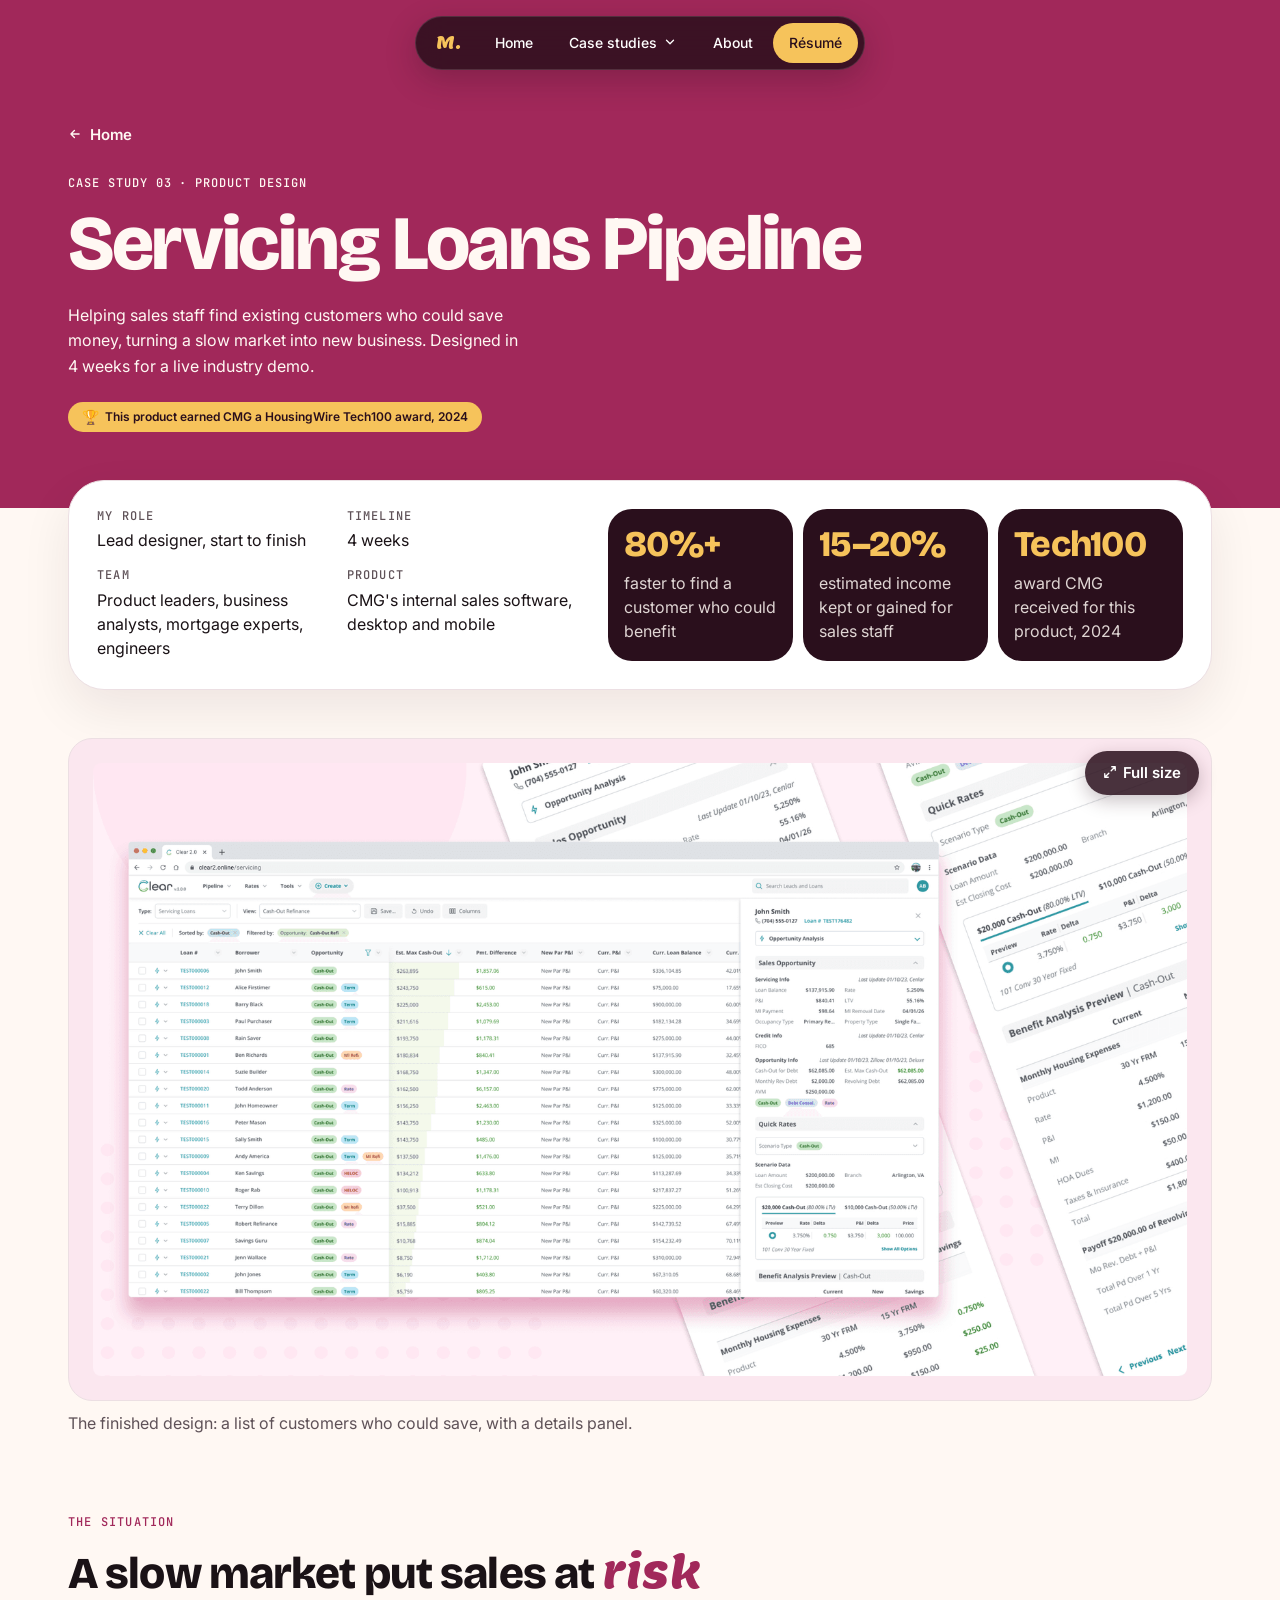
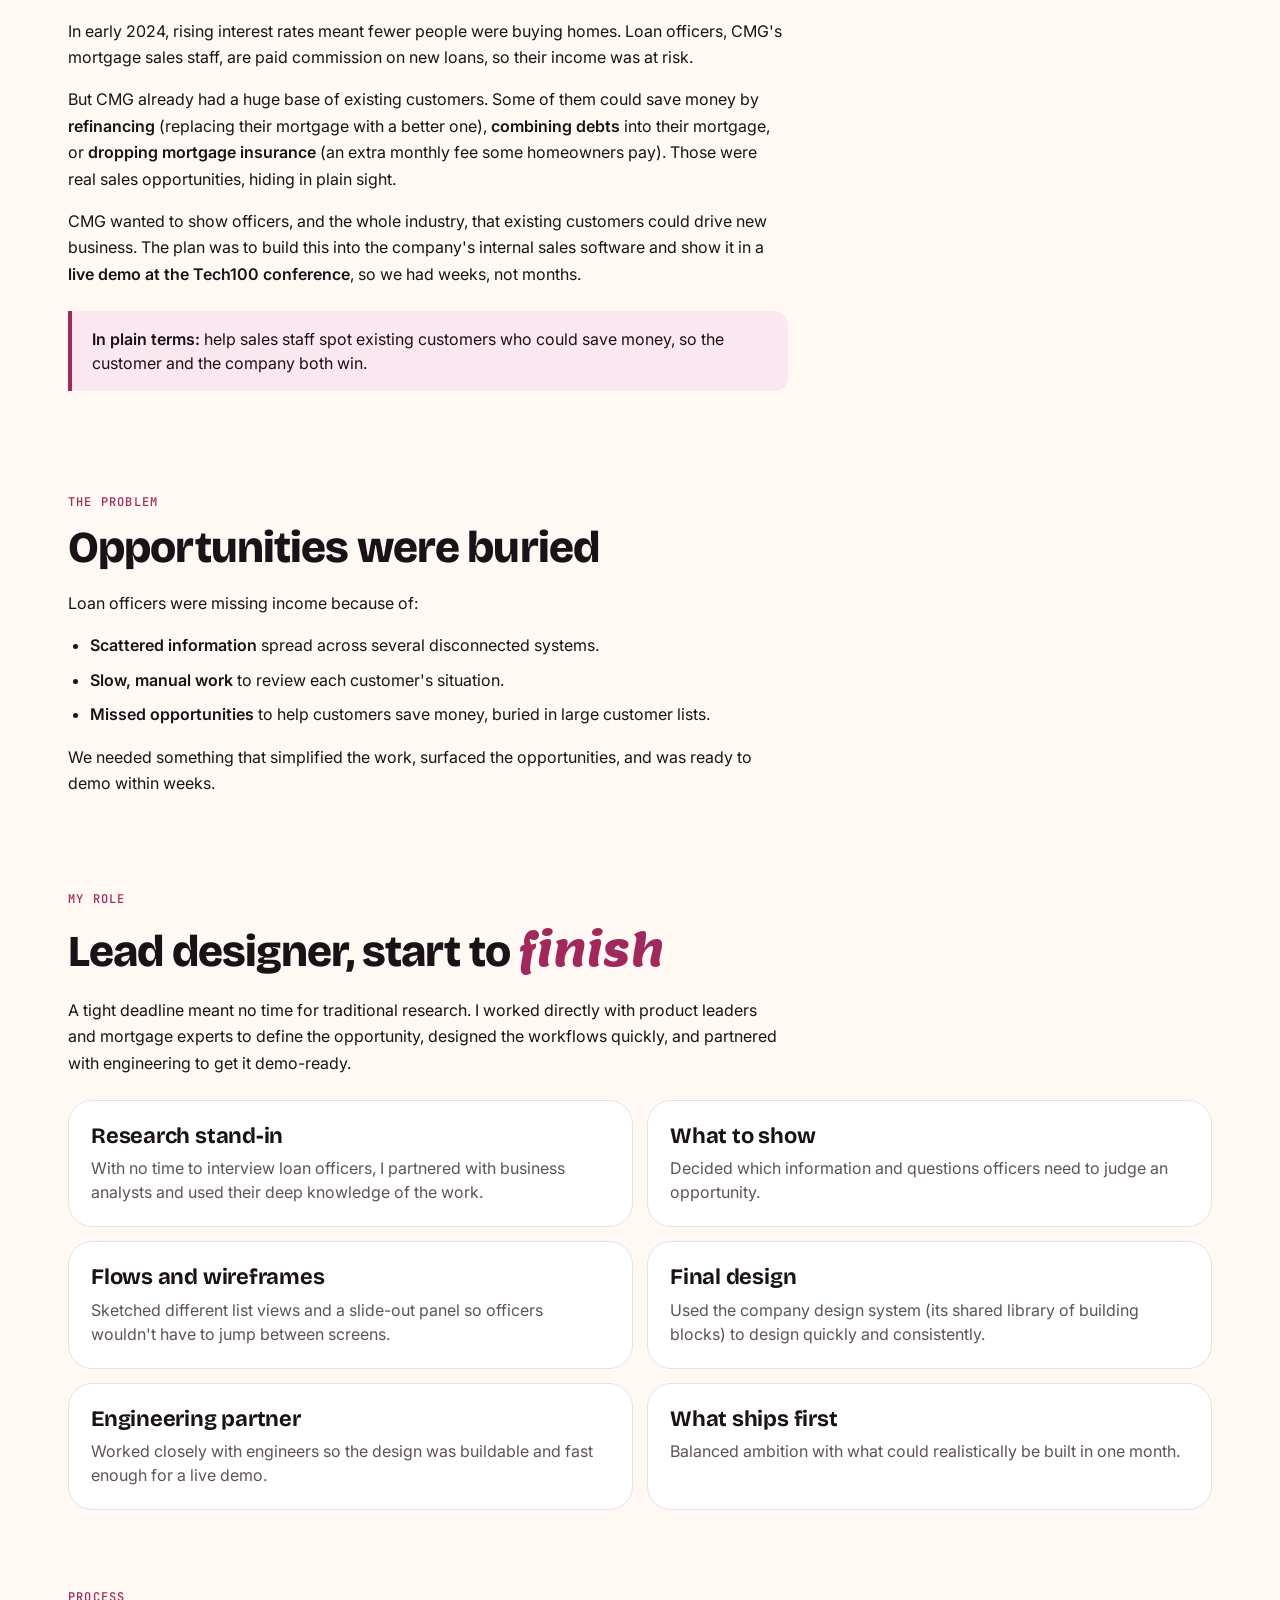
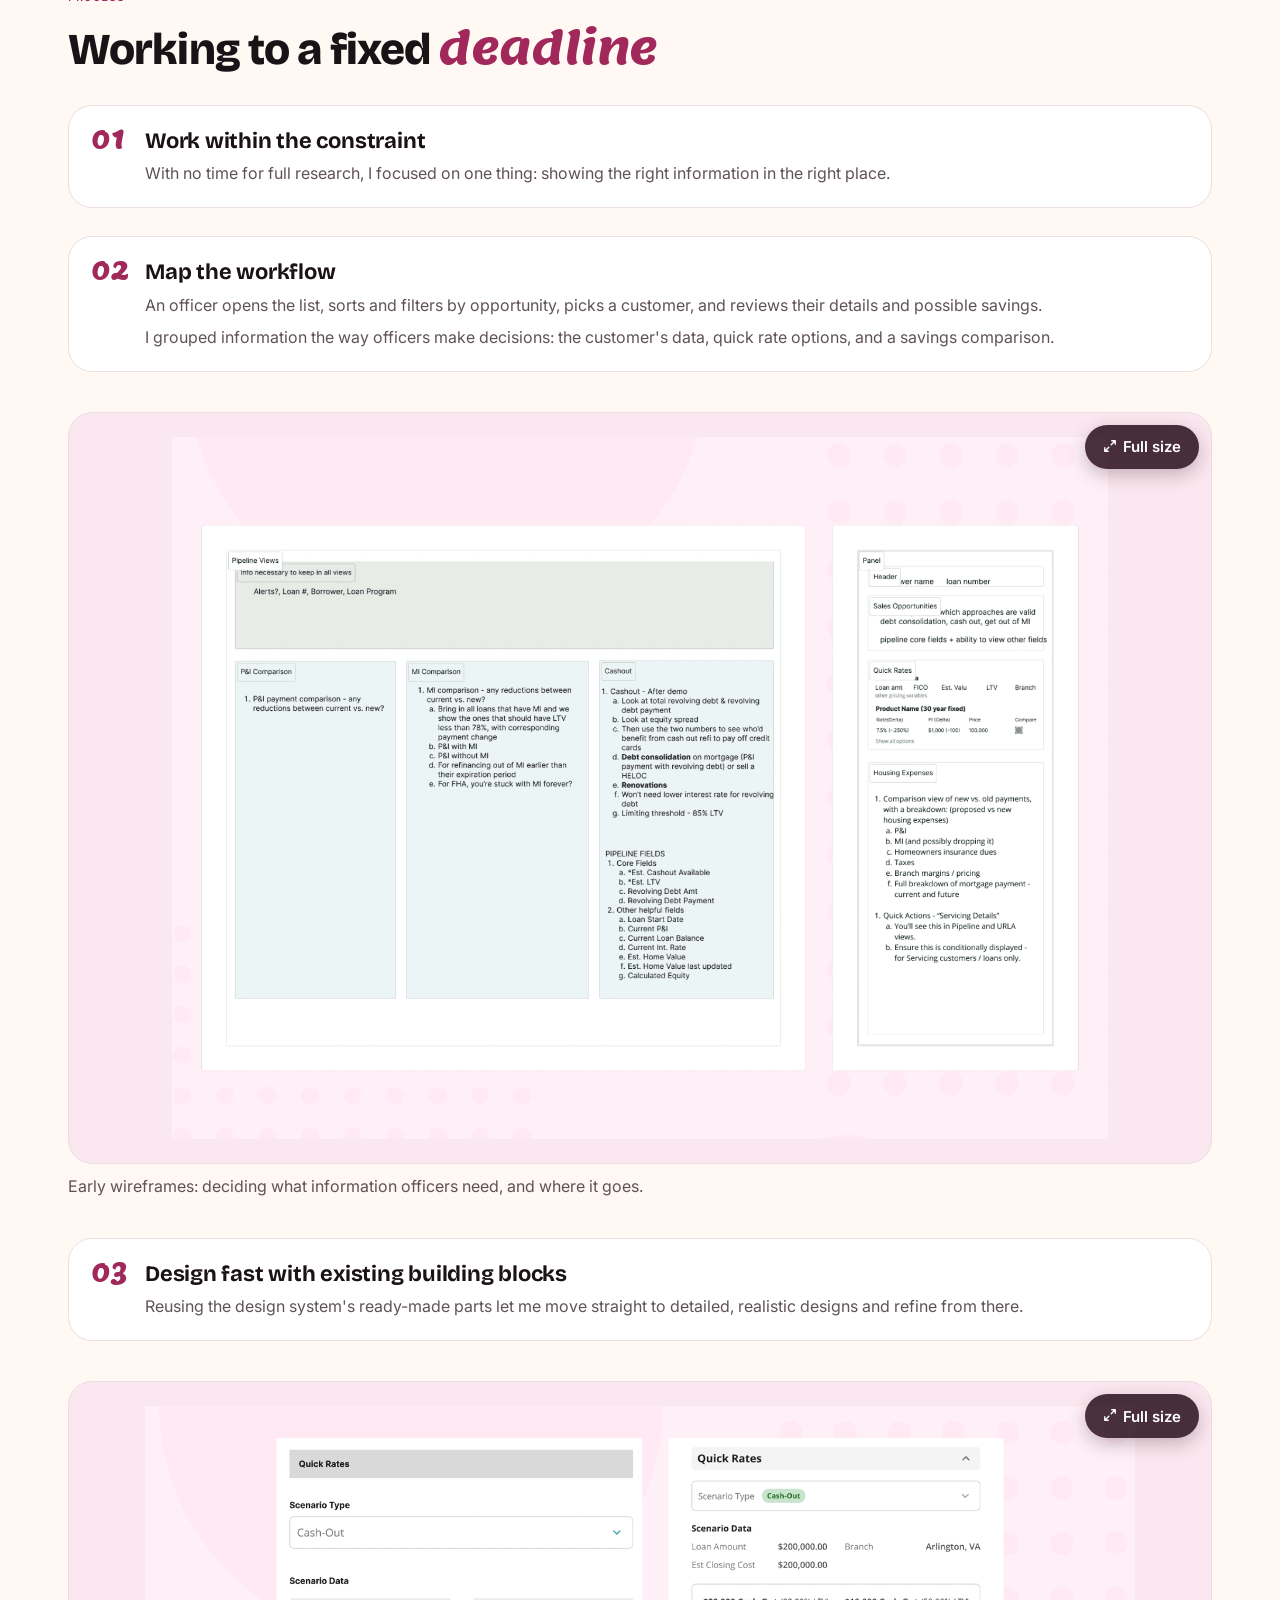
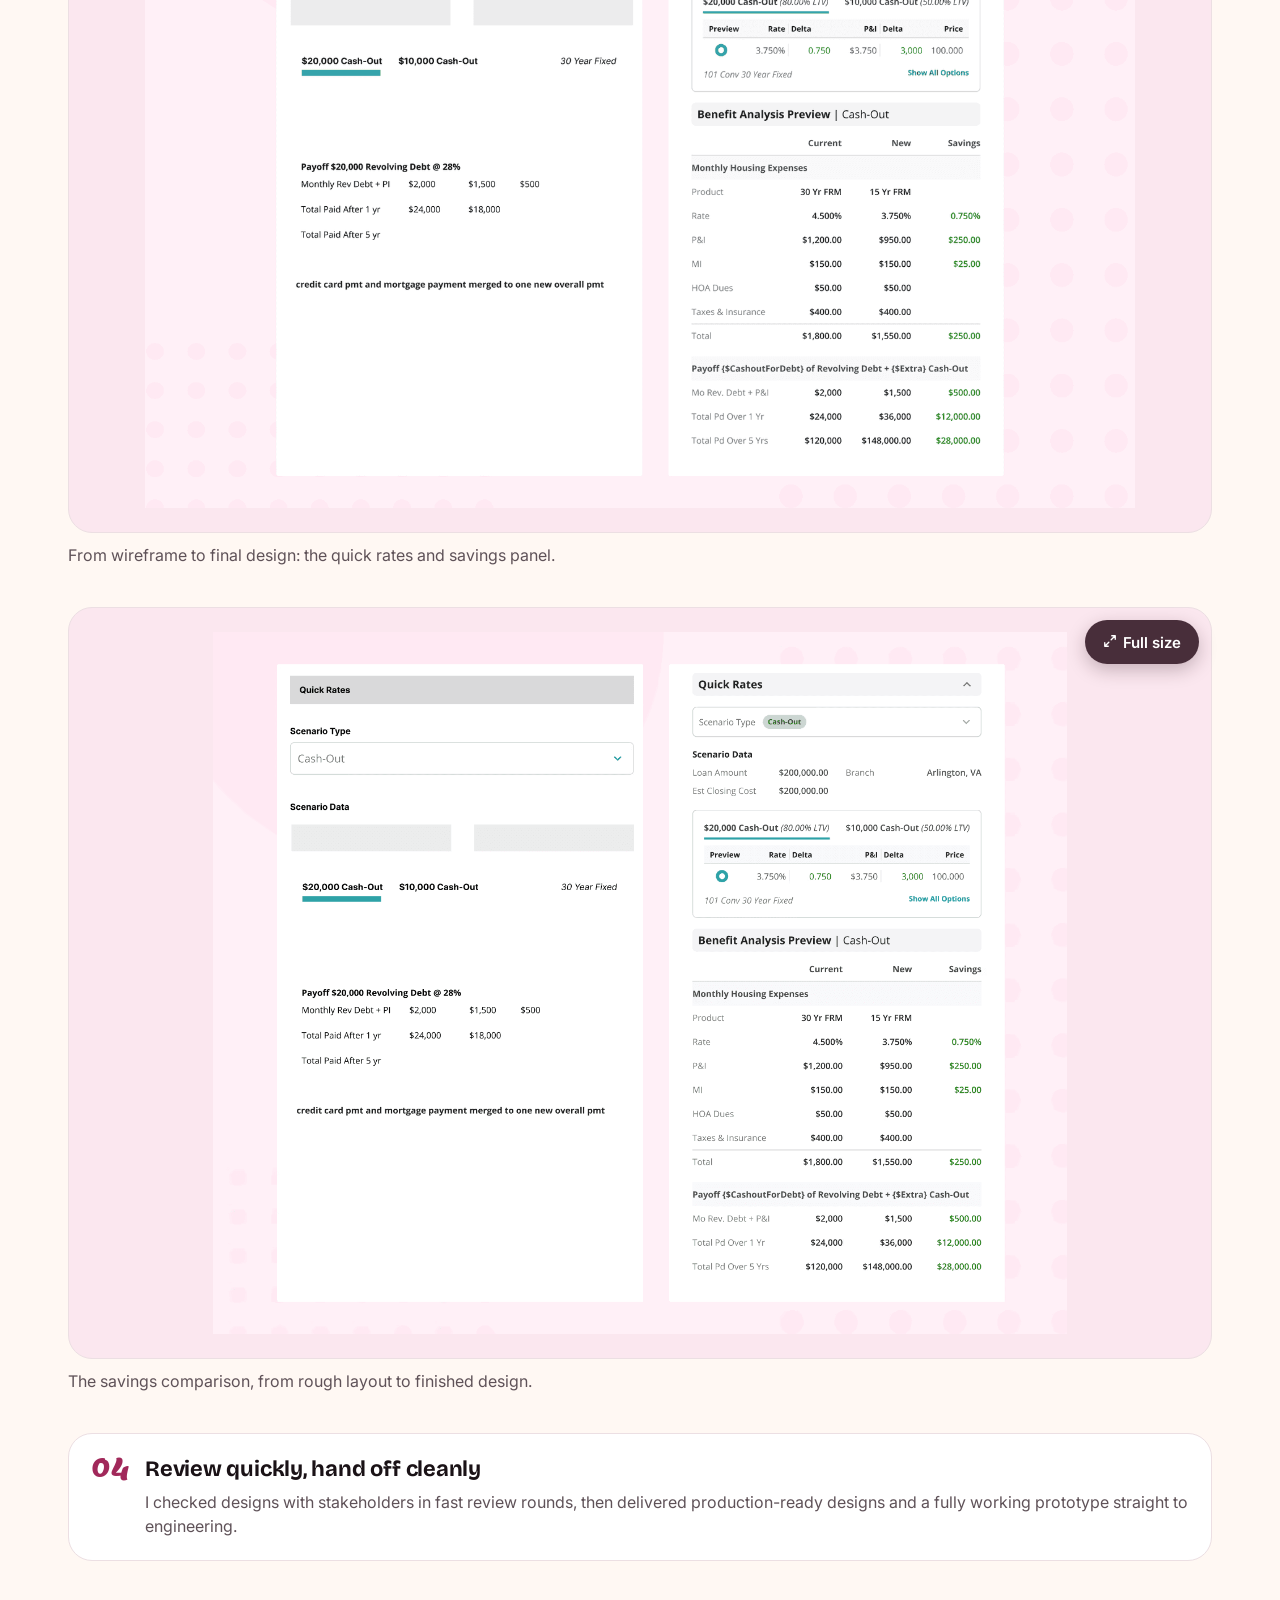
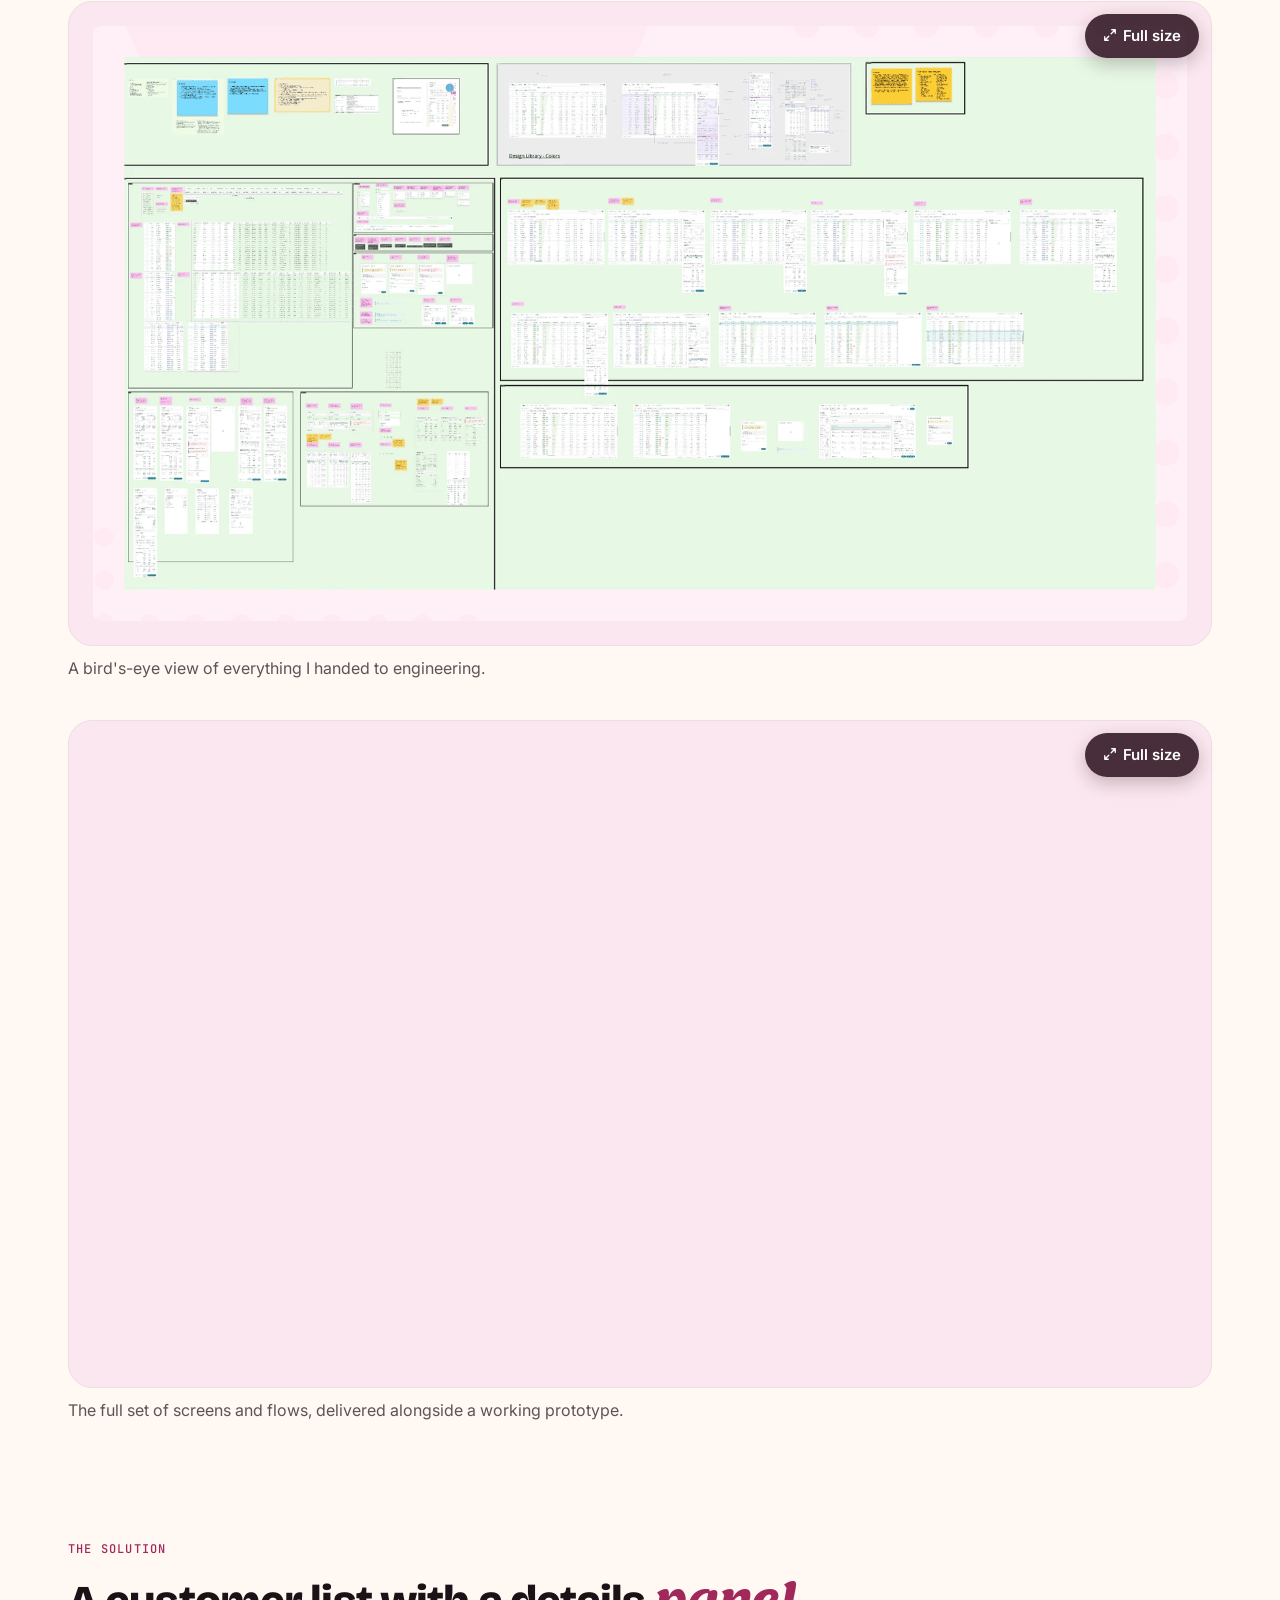
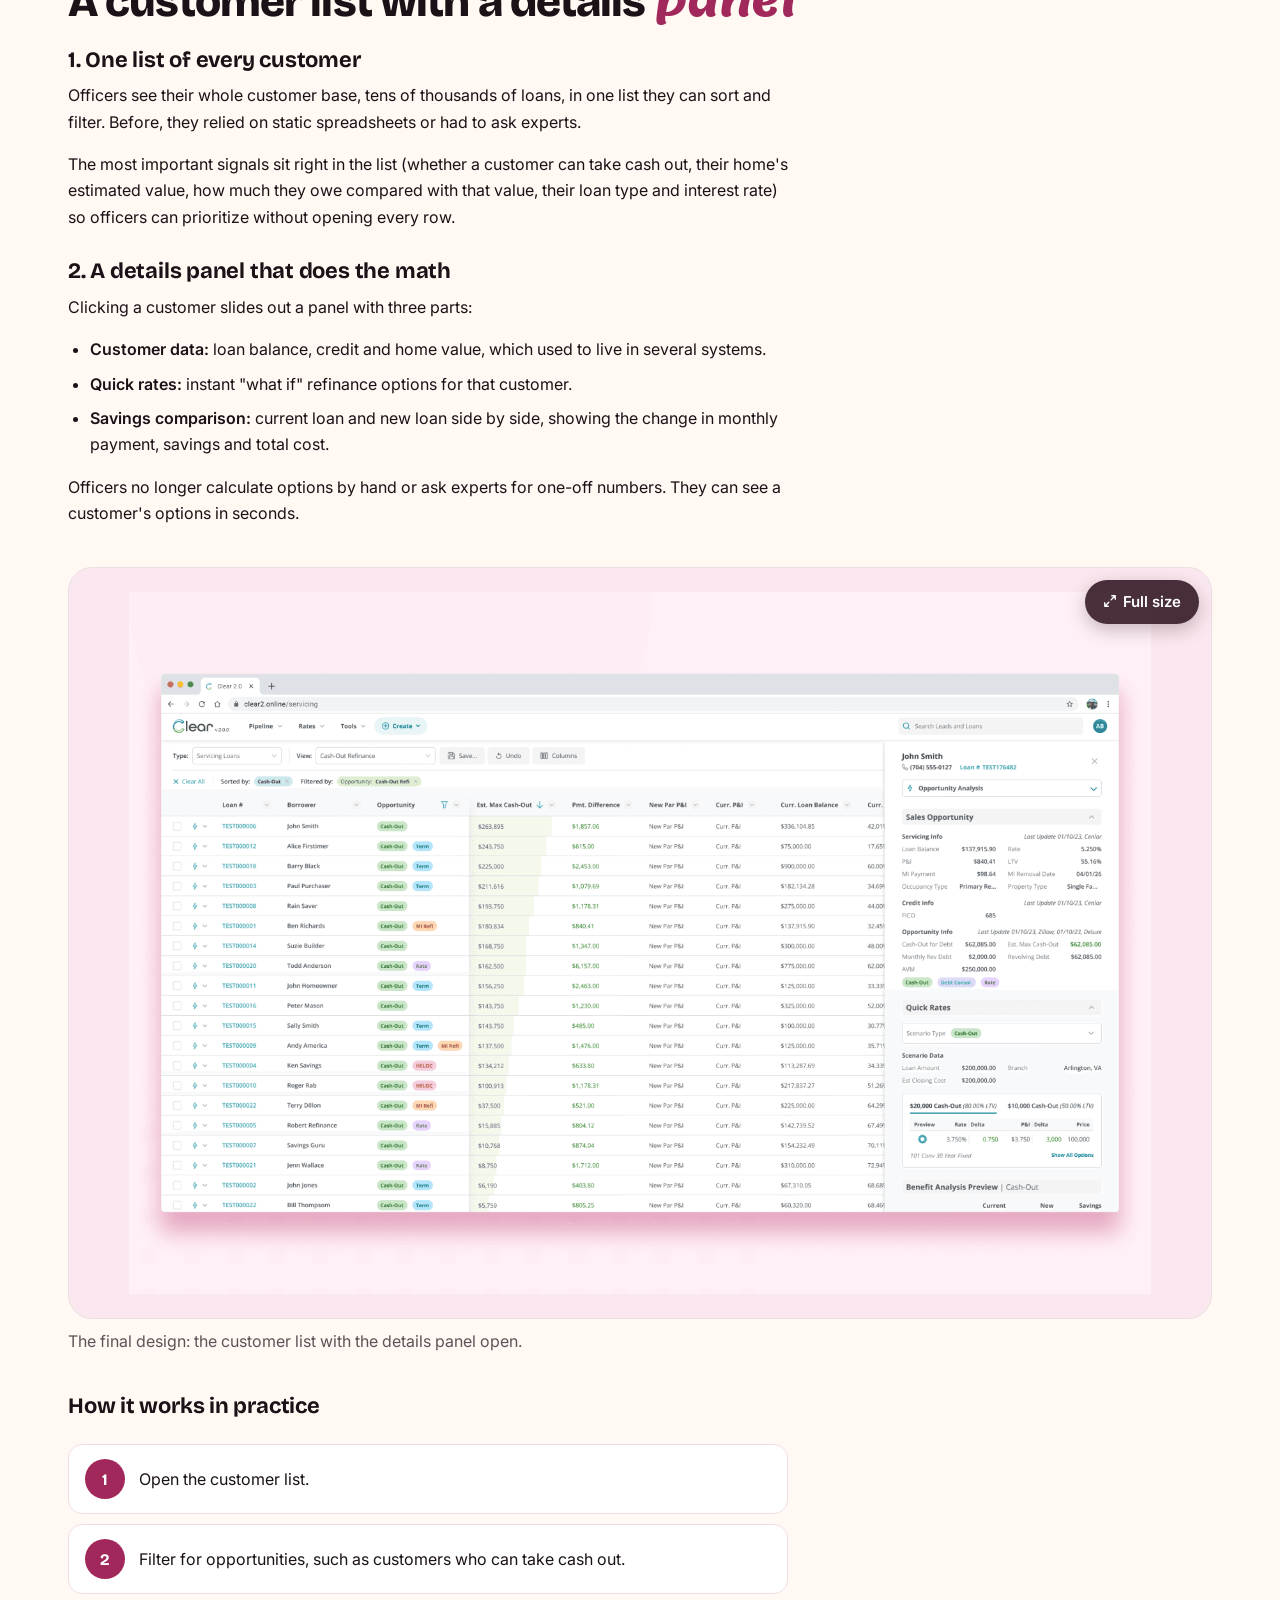
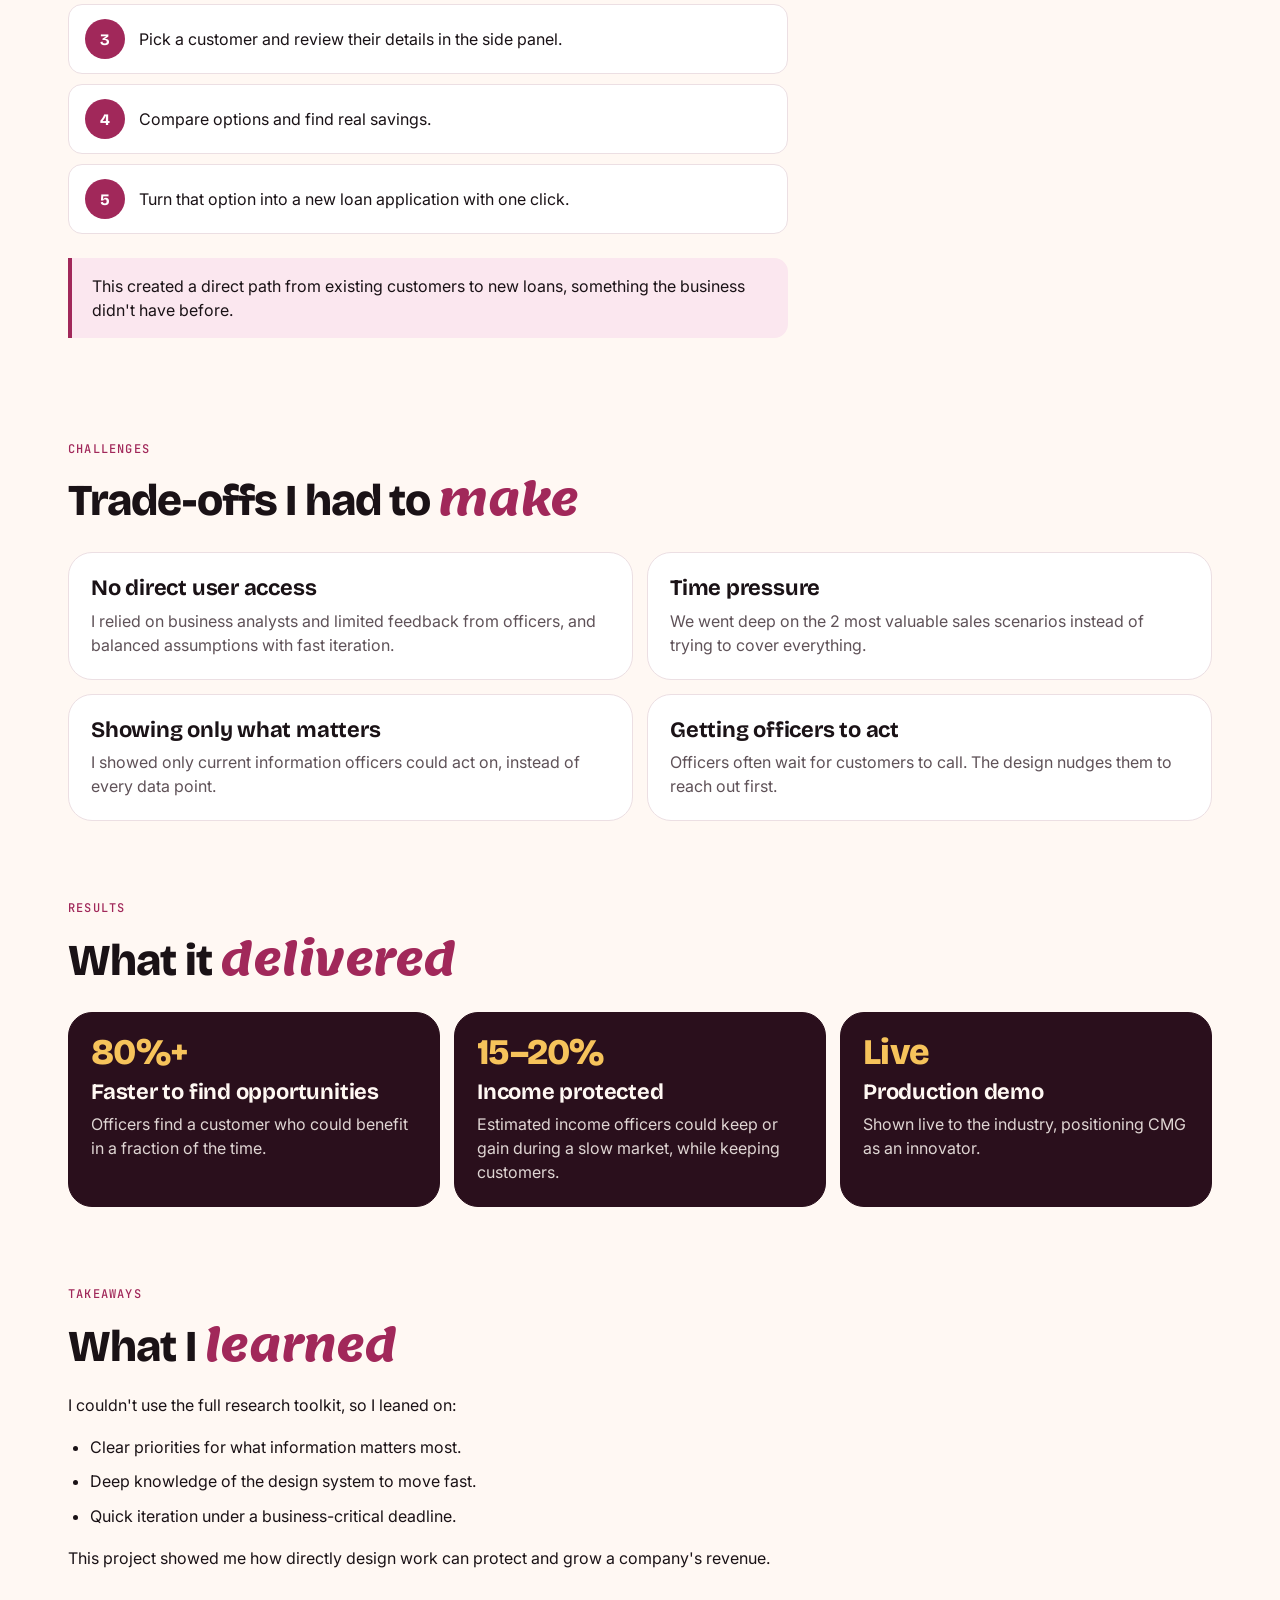
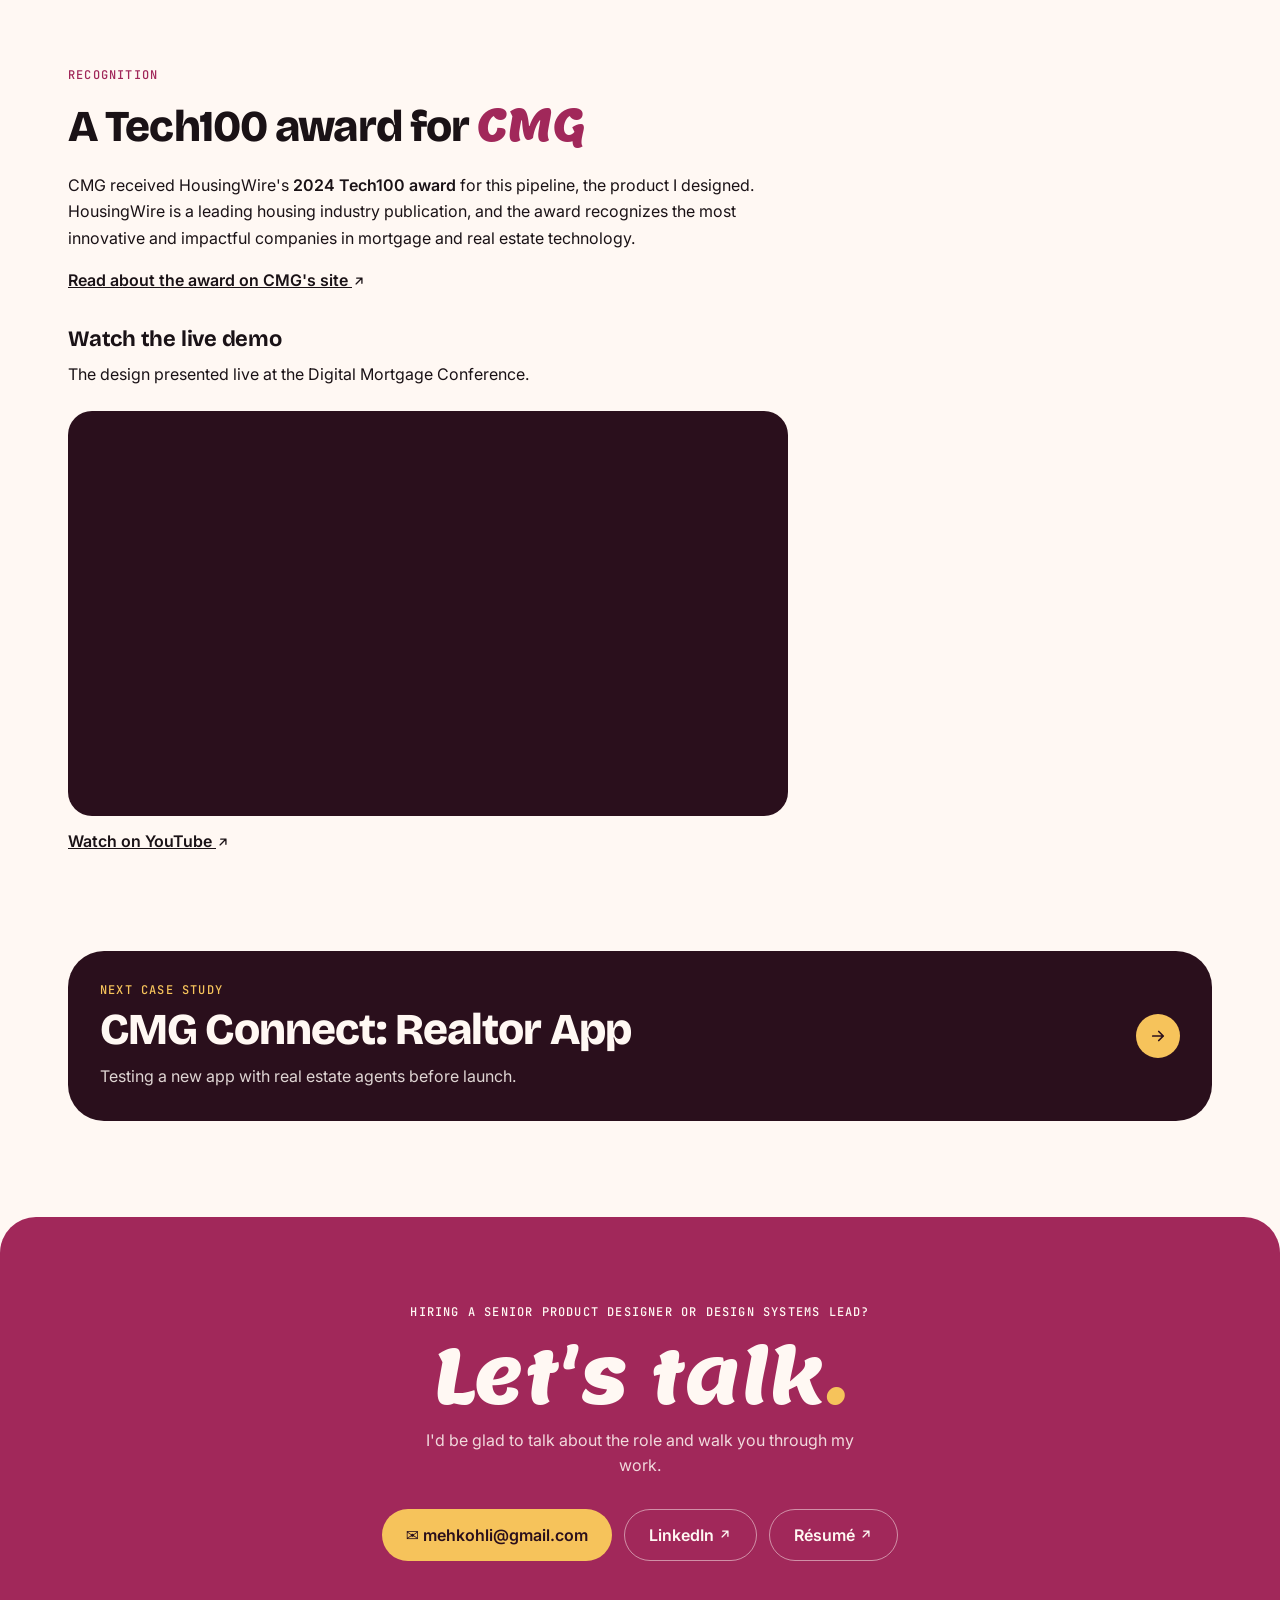
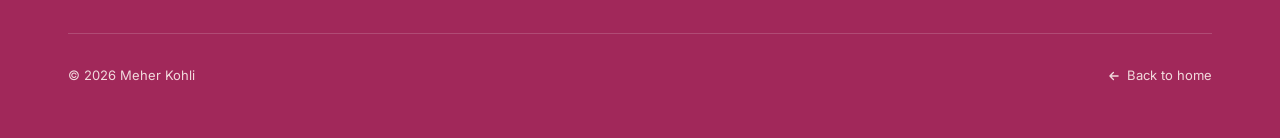
<file: portfolio/servicing-loans.html>
<!DOCTYPE html>
<html lang="en">
<head>
  <meta charset="utf-8" />
  <meta name="viewport" content="width=device-width, initial-scale=1, viewport-fit=cover" />
  <meta name="theme-color" content="#2a0f1c" />
  <title>Servicing Loans Pipeline | Meher Kohli</title>
  <meta name="description" content="Case study: how Meher Kohli designed a tool that helps mortgage sales staff find customers who could save money, in 4 weeks. The product earned CMG a 2024 Tech100 award." />
  <link rel="preconnect" href="https://fonts.googleapis.com">
  <link rel="preconnect" href="https://fonts.gstatic.com" crossorigin>
  <link href="https://fonts.googleapis.com/css2?family=Lemon&family=Bricolage+Grotesque:opsz,wght@12..96,400;12..96,700;12..96,800&family=Inter:wght@400;500;600&family=JetBrains+Mono:wght@500&display=swap" rel="stylesheet">
  <style>
/* Shared styles for case study pages. Tokens match index.html. */
:root {
  --rose-950:#2a0f1c; --rose-900:var(--rose-950); --rose-700:var(--rose-950); --rose-600:#A1285A; --rose-400:var(--rose-600); --rose-200:var(--rose-100); --rose-100:#fbe7ef;
  --butter-400:#F6C35B; --butter-200:var(--butter-400);
  --cream:#fff8f3; --ink:#1a1216; --ink-muted:#5f5258; --line:#ecdfe3;
  --bg: var(--cream); --text: var(--ink); --muted: var(--ink-muted); --border: var(--line);
  --brand: var(--rose-600); --brand-soft: var(--rose-100);
  --f-sig: 'Lemon', 'Bricolage Grotesque', cursive;
  --f-head: 'Bricolage Grotesque', system-ui, sans-serif;
  --f-body: 'Inter', system-ui, -apple-system, 'Segoe UI', Roboto, sans-serif;
  --f-mono: 'JetBrains Mono', ui-monospace, Menlo, monospace;
  --r-md:14px; --r-lg:24px; --r-xl:36px;
  --max:1200px; --read: 720px;
  --ease: cubic-bezier(.2,.8,.2,1);
}
*, *::before, *::after { box-sizing: border-box; }
html { scroll-padding-top: 24px; -webkit-text-size-adjust: 100%; }
@media (prefers-reduced-motion: no-preference) { html.smooth { scroll-behavior: smooth; } }
body { margin: 0; background: var(--bg); color: var(--text); font: 400 17px/1.65 var(--f-body); -webkit-font-smoothing: antialiased; overflow-x: clip; }
a { color: inherit; }
img { max-width: 100%; }
:focus-visible { outline: 3px solid var(--butter-400); outline-offset: 3px; border-radius: 6px; }
.wrap { max-width: var(--max); margin: 0 auto; padding: 0 28px; }
.read { max-width: var(--read); }
@media (max-width: 600px) { .wrap { padding: 0 18px; } }
.skip { position: absolute; left: -9999px; }
.skip:focus { left: 16px; top: 16px; background: #fff; color: var(--ink); padding: 8px 12px; z-index: 200; }
.label { font: 500 12px/1.2 var(--f-mono); letter-spacing: .1em; text-transform: uppercase; }

/* Nav (same as home) */
.nav { position: fixed; top: 16px; left: 50%; transform: translateX(-50%); z-index: 100; display: flex; align-items: center; gap: 4px; padding: 6px; border-radius: 999px; background: rgba(42,15,28,.85); backdrop-filter: blur(14px); -webkit-backdrop-filter: blur(14px); border: 1px solid var(--on-dark-hover); box-shadow: 0 10px 30px rgba(42,15,28,.25); }
.nav a { color: #fff; text-decoration: none; font: 500 14px var(--f-body); padding: 9px 16px; border-radius: 999px; transition: background .2s; white-space: nowrap; }
.nav a:hover { background: var(--on-dark-hover); }
.nav .sig { font: 400 18px var(--f-sig); color: var(--butter-400); padding: 6px 14px; }
.nav .cta { background: var(--butter-400); color: var(--rose-950); }
.nav .cta:hover { background: var(--butter-400); }
@media (max-width: 640px) {
  .nav { top: auto; bottom: calc(12px + env(safe-area-inset-bottom)); width: calc(100% - 24px); max-width: 420px; justify-content: space-between; }
  .nav a { min-height: 44px; display: inline-flex; align-items: center; padding: 0 12px; }
  .nav .sig { display: none; }
  body { padding-bottom: calc(76px + env(safe-area-inset-bottom)); }
}

/* Reading progress */
.progress { position: fixed; top: 0; left: 0; height: 4px; width: 100%; transform-origin: 0 50%; transform: scaleX(0); background: var(--butter-400); z-index: 150; }

/* Case hero */
.c-hero { color: var(--cream); padding: 112px 0 64px; position: relative; overflow: hidden; }
.c-hero.rose { background: linear-gradient(140deg, var(--rose-600), var(--rose-950)); }
.c-hero.plum { background: linear-gradient(140deg, var(--rose-950), var(--rose-950)); }
.c-hero.butter { background: linear-gradient(140deg, var(--butter-400), var(--butter-400)); color: var(--rose-950); }
.back { display: inline-flex; align-items: center; gap: 8px; min-height: 44px; text-decoration: none; font: 600 15px var(--f-body); margin-bottom: 18px; }
.back:hover { opacity: 1; text-decoration: underline; }
.c-hero .kind { display: block; margin-bottom: 14px; }
.c-hero h1 { font: 800 clamp(38px, 6.4vw, 80px)/1.0 var(--f-head); letter-spacing: -.03em; margin: 0; max-width: 18ch; }
.c-hero .summary { font-size: clamp(18px, 2vw, 22px); line-height: 1.5; margin: 20px 0 0; max-width: 46ch; }
.award { display: inline-flex; align-items: center; gap: 8px; margin-top: 22px; padding: 8px 14px; border-radius: 999px; background: var(--butter-400); color: var(--rose-950); font: 600 14px var(--f-body); }
@media (max-width: 600px) { .c-hero { padding: 40px 0 48px; } }

/* At a glance */
.glance { margin-top: -28px; position: relative; z-index: 2; }
.glance-card { background: #fff; border: 1px solid var(--border); border-radius: var(--r-xl); padding: 28px; box-shadow: 0 20px 50px rgba(42,15,28,.08); display: grid; grid-template-columns: 1fr 1.2fr; gap: 32px; }
.facts { margin: 0; display: grid; grid-template-columns: 1fr 1fr; gap: 16px 20px; align-content: start; }
.facts dt { font: 500 11.5px var(--f-mono); letter-spacing: .08em; text-transform: uppercase; color: var(--muted); margin-bottom: 4px; }
.facts dd { margin: 0; font-size: 15.5px; line-height: 1.45; }
.results { display: grid; grid-template-columns: repeat(3, 1fr); gap: 10px; }
.result { background: var(--rose-950); color: var(--cream); border-radius: var(--r-lg); padding: 18px 16px; }
.result b { display: block; font: 800 clamp(28px, 3vw, 38px)/1 var(--f-head); letter-spacing: -.02em; color: var(--butter-400); white-space: nowrap; }
.result span { display: block; margin-top: 8px; font-size: 14px; line-height: 1.4; color: var(--on-dark-muted); }
@media (max-width: 900px) { .glance-card { grid-template-columns: 1fr; padding: 22px 18px; gap: 24px; border-radius: 28px; } }
@media (max-width: 600px) {
  .facts { grid-template-columns: 1fr; }
  .results { grid-template-columns: 1fr; }
  .result { display: flex; align-items: baseline; gap: 14px; }
  .result b { min-width: 104px; }
  .result span { margin: 0; }
}

/* Figures: real product images, shown in full, never cropped */
.figure { margin: 40px 0; }
.fig-frame { position: relative; background: var(--rose-100); border: 1px solid var(--border); border-radius: var(--r-lg); padding: clamp(10px, 2vw, 24px); transition: border-color .2s; }
.fig-frame:hover { border-color: var(--brand); }
.figure img { display: block; width: 100%; height: auto; max-height: min(78vh, 720px); object-fit: contain; margin: 0 auto; border-radius: 8px; cursor: zoom-in; }
.zoom-btn { position: absolute; top: 12px; right: 12px; min-height: 44px; padding: 0 16px; display: inline-flex; align-items: center; gap: 6px; border: 0; border-radius: 999px; background: rgba(42,15,28,.85); color: #fff; font: 600 14px var(--f-body); cursor: pointer; box-shadow: 0 6px 18px rgba(42,15,28,.25); transition: background .2s; }
.zoom-btn:hover { background: var(--rose-950); }
.zoom-btn span { font-size: 16px; line-height: 1; }
.figure figcaption { font-size: 14.5px; color: var(--muted); margin-top: 10px; }

/* Full-size image viewer (stays on the page) */
dialog.lightbox { width: 100vw; height: 100vh; height: 100dvh; max-width: none; max-height: none; margin: 0; padding: 0; border: 0; background: rgba(42,15,28,.97); color: #fff; }
dialog.lightbox[open] { display: grid; grid-template-rows: auto minmax(0, 1fr) auto; }
dialog.lightbox::backdrop { background: rgba(42,15,28,.97); }
.lb-bar { display: flex; justify-content: space-between; align-items: center; gap: 12px; padding: max(12px, env(safe-area-inset-top)) max(16px, env(safe-area-inset-right)) 8px max(16px, env(safe-area-inset-left)); }
.lb-hint { font-size: 13.5px; opacity: .75; }
.lb-close { flex: none; width: 48px; height: 48px; border-radius: 50%; border: 0; background: #fff; color: var(--rose-950); font-size: 26px; line-height: 1; cursor: pointer; }
.lb-stage { overflow: auto; display: grid; place-items: center; padding: 8px 16px; min-height: 0; overscroll-behavior: contain; }
.lb-stage img { display: block; width: auto; height: auto; max-width: 100%; max-height: calc(100vh - 150px); max-height: calc(100dvh - 150px); object-fit: contain; border-radius: 8px; background: #fff; cursor: zoom-in; }
.lb-stage.actual { place-items: start; }
.lb-stage.actual img { max-width: none; max-height: none; cursor: zoom-out; }
.lb-cap { margin: 0; padding: 8px 16px max(14px, env(safe-area-inset-bottom)); font-size: 14px; opacity: .85; text-align: center; }
body:has(dialog[open]) { overflow: hidden; }
.figure.hero-fig { margin: 48px 0 0; }

/* Body sections */
.c-section { padding: 72px 0 0; }
.c-section:last-of-type { padding-bottom: 24px; }
.c-section h2 { font: 800 clamp(30px, 4vw, 46px)/1.08 var(--f-head); letter-spacing: -.02em; margin: 10px 0 18px; }
.c-section h2 em { font: 400 1em var(--f-sig); font-style: normal; color: var(--brand); }
.c-section .eyebrow { color: var(--brand); }
.c-section p { margin: 0 0 16px; }
.c-section ul { margin: 0 0 16px; padding-left: 22px; display: grid; gap: 8px; }
.lead { font-size: 19px; line-height: 1.6; }
.callout { background: var(--brand-soft); border-left: 4px solid var(--brand); border-radius: 0 var(--r-md) var(--r-md) 0; padding: 16px 20px; margin: 24px 0; }
.callout p:last-child { margin: 0; }
@media (max-width: 600px) { .c-section { padding-top: 56px; } .lead { font-size: 18px; } }

/* Numbered steps */
.steps { list-style: none; padding: 0; margin: 28px 0 0; display: grid; gap: 14px; counter-reset: step; }
.steps > li { counter-increment: step; background: #fff; border: 1px solid var(--border); border-radius: var(--r-lg); padding: 22px 22px 22px 76px; position: relative; }
.steps > li::before { content: counter(step, decimal-leading-zero); position: absolute; left: 22px; top: 20px; font: 400 26px/1 var(--f-sig); color: var(--brand); }
.steps h3 { font: 700 19px/1.3 var(--f-head); margin: 0 0 6px; }
.steps p { margin: 0; color: var(--muted); }
.steps p + p { margin-top: 8px; }
@media (max-width: 600px) { .steps > li { padding: 56px 18px 18px; } .steps > li::before { left: 18px; top: 18px; } }

/* Grid of cards (roles, challenges, findings) */
.grid2 { display: grid; grid-template-columns: repeat(2, 1fr); gap: 14px; margin-top: 24px; }
.grid3 { display: grid; grid-template-columns: repeat(3, 1fr); gap: 14px; margin-top: 24px; }
.box { background: #fff; border: 1px solid var(--border); border-radius: var(--r-lg); padding: 22px; }
.box h3 { font: 700 18px/1.3 var(--f-head); margin: 0 0 6px; }
.box p { margin: 0; color: var(--muted); font-size: 15.5px; }
.box.dark { background: var(--rose-950); border-color: var(--rose-950); color: var(--cream); }
.box.dark p { color: var(--on-dark-muted); }
.box .num { font: 800 32px/1 var(--f-head); color: var(--brand); display: block; margin-bottom: 8px; letter-spacing: -.02em; }
.box.dark .num { color: var(--butter-400); }
.tag-good, .tag-bad { display: inline-block; font: 600 12px var(--f-body); padding: 4px 10px; border-radius: 999px; margin-bottom: 10px; }
.tag-good { background: #e3f4ea; color: #1e6b45; }
.tag-bad { background: #fde3e3; color: #8a1f1f; }
@media (max-width: 900px) { .grid3 { grid-template-columns: 1fr 1fr; } }
@media (max-width: 640px) { .grid2, .grid3 { grid-template-columns: 1fr; } }

/* Flow */
.flow { list-style: none; padding: 0; margin: 24px 0 0; display: grid; gap: 10px; counter-reset: f; }
.flow li { counter-increment: f; display: grid; grid-template-columns: 40px 1fr; gap: 14px; align-items: center; background: #fff; border: 1px solid var(--border); border-radius: var(--r-md); padding: 14px 16px; }
.flow li::before { content: counter(f); width: 40px; height: 40px; border-radius: 50%; background: var(--brand); color: #fff; display: grid; place-items: center; font: 700 16px var(--f-head); }

/* Video */
.video { position: relative; aspect-ratio: 16 / 9; border-radius: var(--r-lg); overflow: hidden; background: var(--rose-950); margin-top: 24px; }
.video iframe { position: absolute; inset: 0; width: 100%; height: 100%; border: 0; }

/* Next case + contact */
.next { margin-top: 96px; }
.next a { display: grid; grid-template-columns: 1fr auto; align-items: center; gap: 20px; text-decoration: none; background: var(--rose-950); color: var(--cream); border-radius: var(--r-xl); padding: 32px; transition: transform .3s var(--ease); }
.next a:hover { transform: translateY(-3px); }
.next .label { color: var(--butter-400); display: block; margin-bottom: 8px; }
.next strong { font: 800 clamp(26px, 3.4vw, 40px)/1.1 var(--f-head); letter-spacing: -.02em; display: block; }
.next p { margin: 8px 0 0; color: var(--on-dark-muted); }
.next i { font-style: normal; width: 56px; height: 56px; border-radius: 50%; background: var(--butter-400); color: var(--rose-950); display: grid; place-items: center; font-size: 22px; }
@media (max-width: 600px) { .next a { padding: 24px 20px; } .next i { width: 48px; height: 48px; } }

.contact { background: var(--brand); color: var(--cream); border-radius: var(--r-xl) var(--r-xl) 0 0; padding: 88px 0 40px; margin-top: 96px; text-align: center; }
.contact .label { color: var(--butter-400); }
.contact h2 { font: 400 clamp(52px, 10vw, 120px)/.95 var(--f-sig); margin: 16px 0 14px; }
.contact h2 span { color: var(--butter-400); }
.contact p { max-width: 46ch; margin: 0 auto 30px; color: var(--on-dark-muted); }
.btns { display: flex; justify-content: center; flex-wrap: wrap; gap: 12px; }
.btn { display: inline-flex; align-items: center; justify-content: center; gap: 8px; min-height: 52px; padding: 0 24px; border-radius: 999px; font: 600 16px var(--f-body); text-decoration: none; transition: transform .2s var(--ease); }
.btn:hover { transform: translateY(-2px); }
.btn.y { background: var(--butter-400); color: var(--rose-950); }
.btn.o { border: 1.5px solid var(--on-dark-muted); color: var(--cream); }
.foot { display: flex; justify-content: space-between; flex-wrap: wrap; gap: 12px; margin-top: 72px; padding-top: 20px; border-top: 1px solid var(--on-dark-line); font-size: 13px; color: var(--on-dark-muted); text-align: left; }
.foot a { text-decoration: none; min-height: 44px; display: inline-flex; align-items: center; }
@media (max-width: 600px) { .contact { padding: 72px 0 32px; } .btns { flex-direction: column; align-items: stretch; max-width: 340px; margin: 0 auto; } }

/* Reveal */
.rv { transition: opacity .7s var(--ease), transform .7s var(--ease); }
.rv.pre { opacity: 0; transform: translateY(24px); }
@media (prefers-reduced-motion: reduce) {
  *, *::before, *::after { animation: none !important; transition: none !important; }
  .rv.pre { opacity: 1; transform: none; }
}

/* Sub-headings inside reading column, idea tag */
.read h3 { font: 700 21px/1.3 var(--f-head); margin: 28px 0 8px; }
.read h3:first-child { margin-top: 0; }
.tag-idea { display: inline-block; font: 600 12px var(--f-body); padding: 4px 10px; border-radius: 999px; margin-bottom: 10px; background: var(--butter-400); color: #6b4500; }

/* Diagrams (AI-ready design systems page) */
.diagram { margin: 40px 0 0; background: #fff; border: 1px solid var(--border); border-radius: var(--r-xl); padding: clamp(18px, 3vw, 32px); }
.diagram .cap { font-size: 14.5px; color: var(--muted); margin: 16px 0 0; }
.map { display: grid; gap: 12px; }
.map .src { background: var(--rose-950); color: var(--cream); border-radius: var(--r-lg); padding: 18px 22px; text-align: center; }
.map .src strong { display: block; font: 800 22px/1.2 var(--f-head); color: var(--butter-400); }
.map .src span { font-size: 15px; opacity: .85; }
.map .outs { display: grid; grid-template-columns: repeat(3, 1fr); gap: 12px; }
.map .out { background: var(--brand-soft); border-radius: var(--r-lg); padding: 18px; min-width: 0; }
.map .out .who { display: block; font: 500 11.5px var(--f-mono); text-transform: uppercase; letter-spacing: .08em; color: var(--brand); margin-bottom: 6px; }
.map .out h3 { font: 700 19px/1.25 var(--f-head); margin: 0 0 6px; }
.map .out p { margin: 0; font-size: 15px; color: var(--muted); }
.map .arrow { text-align: center; color: var(--brand); font-size: 22px; line-height: 1; }
.map .end { background: var(--butter-400); color: var(--rose-950); border-radius: var(--r-lg); padding: 16px 20px; text-align: center; font-weight: 600; }
@media (max-width: 760px) { .map .outs { grid-template-columns: 1fr; } }
.layers { display: grid; grid-template-columns: 1fr auto 1fr auto 1fr; gap: 12px; align-items: stretch; }
.layer { background: var(--bg); border: 1px solid var(--border); border-radius: var(--r-lg); padding: 18px; display: flex; flex-direction: column; gap: 8px; min-width: 0; }
.layer.new { border: 2px solid var(--brand); background: #fff; }
.layer .label { color: var(--muted); }
.layer h3 { font: 700 18px/1.25 var(--f-head); margin: 0; }
.layer p { margin: 0; font-size: 14.5px; color: var(--muted); }
.layer code { font: 500 13px/1.4 var(--f-mono); background: #fff; border: 1px solid var(--border); padding: 6px 8px; border-radius: 8px; overflow-wrap: anywhere; }
.layers .arr { align-self: center; justify-self: center; color: var(--brand); font-size: 22px; }
.badge-new { align-self: flex-start; font: 600 11.5px var(--f-body); background: var(--brand); color: #fff; padding: 3px 9px; border-radius: 999px; }
@media (max-width: 860px) { .layers { grid-template-columns: 1fr; } .layers .arr { transform: rotate(90deg); } }
.modes { display: grid; grid-template-columns: 1fr 1fr; gap: 12px; margin-top: 16px; }
.mode { border-radius: var(--r-lg); padding: 18px; border: 1px solid var(--border); }
.mode.light { background: #ffffff; color: #1a1216; }
.mode.dark { background: var(--rose-950); color: var(--cream); border-color: var(--rose-950); }
.mode .t { font-weight: 600; }
.mode .btnx { display: inline-block; margin-top: 10px; padding: 8px 14px; border-radius: 8px; font-weight: 600; font-size: 14px; }
.mode.light .btnx { background: #A1285A; color: #fff; }
.mode.dark .btnx { background: var(--rose-100); color: var(--rose-950); }
.mode code { font: 500 12.5px/1.6 var(--f-mono); opacity: .8; display: block; margin-top: 10px; }
@media (max-width: 560px) { .modes { grid-template-columns: 1fr; } }
.defs { margin: 0; padding: 0; list-style: none; display: grid; gap: 10px; }
.defs li { padding-left: 0; }

/* Citations, comparison table, sources (essay sections) */
.cite { font: 600 11px/1 var(--f-body); vertical-align: super; margin-left: 2px; }
.cite a { color: var(--brand); text-decoration: none; padding: 2px 4px; border-radius: 4px; background: var(--brand-soft); }
.cite a:hover { text-decoration: underline; }
blockquote.pull { margin: 24px 0; padding: 4px 0 4px 20px; border-left: 4px solid var(--butter-400); font: 600 clamp(19px, 2vw, 22px)/1.45 var(--f-head); color: var(--ink); }
blockquote.pull footer { font: 500 14px var(--f-body); color: var(--muted); margin-top: 8px; }
.shift { padding-top: 8px; }
.shift + .shift { margin-top: 36px; }
.shift .kicker { color: var(--brand); display: block; margin-bottom: 6px; }
.table-wrap { overflow-x: auto; margin-top: 24px; border: 1px solid var(--border); border-radius: var(--r-lg); background: #fff; }
.grow { width: 100%; border-collapse: collapse; font-size: 15.5px; min-width: 620px; }
.grow th, .grow td { text-align: left; vertical-align: top; padding: 16px 18px; border-bottom: 1px solid var(--border); }
.grow thead th { font: 500 11.5px var(--f-mono); letter-spacing: .08em; text-transform: uppercase; color: var(--muted); background: var(--bg); }
.grow tbody tr:last-child td { border-bottom: 0; }
.grow td:first-child { font-weight: 600; width: 26%; }
.grow td:nth-child(2) { color: var(--muted); }
.sources { margin: 0; padding-left: 22px; display: grid; gap: 12px; font-size: 15px; }
.sources li { padding-left: 4px; }
.sources a { color: var(--brand); font-weight: 600; overflow-wrap: anywhere; }
.sources span { color: var(--muted); }
.sources li:target { background: var(--butter-400); border-radius: 8px; }

/* "At CMG" example cards that demonstrate each point */
.example { margin: 28px 0 0; background: #fff; border: 1px solid var(--border); border-radius: var(--r-lg); padding: 22px 24px; display: grid; grid-template-columns: minmax(0, 1fr) auto; gap: 10px 28px; box-shadow: 0 12px 30px rgba(42,15,28,.06); }
.example .ex-label { grid-column: 1 / -1; justify-self: start; font: 500 11.5px var(--f-mono); letter-spacing: .08em; text-transform: uppercase; color: var(--rose-950); background: var(--butter-400); padding: 6px 10px; border-radius: 999px; }
.read .example h3 { font: 700 20px/1.25 var(--f-head); margin: 2px 0 8px; }
.example p { margin: 0 0 10px; font-size: 16px; }
.example ul { margin: 0 0 10px; font-size: 16px; }
.example .ex-body > :last-child { margin-bottom: 0; }
.example .ex-link { display: inline-flex; align-items: center; min-height: 44px; font: 600 15px var(--f-body); color: var(--brand); text-decoration: none; }
.example .ex-link:hover { text-decoration: underline; }
.example .ex-stat { text-align: right; align-self: start; padding-top: 2px; }
.example .ex-stat b { display: block; font: 800 34px/1 var(--f-head); color: var(--brand); white-space: nowrap; letter-spacing: -.02em; }
.example .ex-stat span { display: block; font-size: 13px; color: var(--muted); margin-top: 4px; max-width: 14ch; margin-left: auto; }
@media (max-width: 640px) {
  .example { grid-template-columns: 1fr; padding: 20px 18px; }
  .example .ex-stat { text-align: left; order: -1; grid-row: 2; }
  .example .ex-stat span { margin-left: 0; max-width: none; }
}
@media (max-width: 640px) {
  .table-wrap { overflow: visible; border: 0; background: transparent; }
  .grow { min-width: 0; }
  .grow thead { position: absolute; width: 1px; height: 1px; overflow: hidden; clip: rect(0 0 0 0); }
  .grow, .grow tbody, .grow tr, .grow td { display: block; width: 100%; }
  .grow tr { background: #fff; border: 1px solid var(--border); border-radius: var(--r-lg); padding: 6px 0; margin-bottom: 12px; }
  .grow td { border: 0; padding: 8px 18px; }
  .grow td:first-child { width: 100%; font: 700 18px/1.3 var(--f-head); }
  .grow td[data-label]::before { content: attr(data-label); display: block; font: 500 11px var(--f-mono); letter-spacing: .08em; text-transform: uppercase; color: var(--muted); margin-bottom: 2px; }
}


/* Case studies dropdown in the menu */
.cm { position: relative; display: inline-flex; }
.cm-btn { display: inline-flex; align-items: center; gap: 6px; border: 0; background: transparent; color: #fff; font: 500 14px var(--f-body); padding: 9px 16px; border-radius: 999px; cursor: pointer; white-space: nowrap; }
.cm-btn:hover, .cm-btn[aria-expanded="true"] { background: var(--on-dark-hover); }
.cm-caret { font-size: 11px; transition: transform .2s; }
.cm-btn[aria-expanded="true"] .cm-caret { transform: rotate(180deg); }
.cm-list { position: absolute; top: calc(100% + 10px); left: 50%; transform: translateX(-50%); width: 300px; margin: 0; padding: 8px; list-style: none; background: #2a0f1c; border: 1px solid var(--on-dark-line); border-radius: 18px; box-shadow: 0 18px 40px rgba(42,15,28,.35); z-index: 120; }
.cm-list[hidden] { display: none; }
.cm-list a { display: block; padding: 10px 12px; min-height: 44px; border-radius: 12px; color: #fff; text-decoration: none; font: 600 15px/1.3 var(--f-body); }
.cm-list a:hover, .cm-list a:focus-visible { background: var(--on-dark-hover); }
.cm-list a[aria-current="page"] { background: var(--on-dark-hover); }
.cm-kind { display: block; font: 500 11px var(--f-mono); letter-spacing: .08em; text-transform: uppercase; color: var(--butter-400); margin-bottom: 2px; }
@media (max-width: 640px) {
  .cm-btn { min-height: 44px; padding: 0 10px; }
  .cm { position: static; }
  .cm-list { top: auto; bottom: calc(100% + 10px); left: 0; right: 0; width: auto; transform: none; }
}
@media (max-width: 374px) { .cm-btn { padding: 0 7px; font-size: 13px; } }


/* ═════════ Design tokens + components (single source of truth) ═════════ */
:root {
  /* Type scale */
  --t-display: clamp(64px, 11vw, 156px); /* Lemon: your name only */
  --t-h1: clamp(40px, 6vw, 80px);        /* page and section titles */
  --t-h2: clamp(26px, 3.6vw, 44px);      /* section headings, modal titles */
  --t-h3: 22px;                          /* card, step and box titles */
  --t-h4: 18px;                          /* small diagram and tile titles */
  --t-stat: 36px;                        /* big numbers */
  --t-lead: var(--t-body);               /* intros: same size as all body content */
  --t-body: 16px;                        /* all body content */
  --t-small: 15px;                       /* interface text (buttons), not content */
  --t-caption: 13px;
  --t-label: 12px;                       /* mono, uppercase */
  --t-tag: 12px;
  --t-code: 13px;
  /* Buttons */
  --btn-lg: 52px;
  --btn-md: 44px;
  --nav-item: 40px;
  --icon-btn: 44px;
  /* Icons */
  --icon-sm: 14px;
  --icon-md: 18px;
  --icon-lg: 22px;
}

/* Type */
strong { font-weight: 600; }
.hero h1 { font: 400 var(--t-display)/.92 var(--f-sig); letter-spacing: -.02em; }
.contact h2 { font: 400 var(--t-h1)/1 var(--f-sig); letter-spacing: -.02em; }
.c-hero h1, .sec-head h2 { font: 800 var(--t-h1)/1 var(--f-head); letter-spacing: -.03em; }
.sec-head h2 em, .c-section h2 em { font-family: var(--f-sig); font-weight: 400; font-size: 1em; font-style: normal; letter-spacing: -.01em; }
.c-section h2, .hero .role, dialog.qv .qv-head h2, .next strong { font: 800 var(--t-h2)/1.1 var(--f-head); letter-spacing: -.02em; }
.cs h3, .steps h3, .box h3, .read h3, .read .example h3, .example h3, .card h3, .qv-sec h3.t-h3 { font: 700 var(--t-h3)/1.25 var(--f-head); letter-spacing: -.01em; }
.layer h3, .map .out h3, .map .src strong, .ai-vis .core, .mode .t { font: 700 var(--t-h4)/1.3 var(--f-head); }
.cs .impact b, .result b, .box .num, .out b, .example .ex-stat b, .stat b { font: 800 var(--t-stat)/1 var(--f-head); letter-spacing: -.02em; }
.c-hero .summary, .lead, .hero .sub, .contact p { font-size: var(--t-body); line-height: 1.6; font-weight: 400; }
body, .c-section p, .about p, .read li, .example p, .example ul, .qv-sec p, .qv-sec ul, .sec-head p { font-size: var(--t-body); }
.cs-sum, .facts dd, .box p, .steps p, .layer p, .map .out p, .about .edu li, .skills li, .qv-facts dd, .grow, .cs .impact span,
.result span, .out span, .qv-metrics span, .flow li, .figure figcaption, .example .ex-stat span, .sources, .callout, .stat span, .map .end, .map .src span, .lb-cap, .diagram .cap { font-size: var(--t-body); line-height: 1.5; }
.foot, .lb-hint, .ai-vis .leaf { font-size: var(--t-caption); }
.label, .eyebrow, .facts dt, .qv-facts dt, .cs-meta, .cm-kind, .skills h3, .grow thead th, .map .out .who, .scroll-hint, .example .ex-label,
.qv-sec h3, .grow td[data-label]::before, .ai-vis .core small, .ai-vis .leaf i, .stage .label {
  font-family: var(--f-mono); font-size: var(--t-label); font-weight: 500; letter-spacing: .1em; text-transform: uppercase; font-style: normal; line-height: 1.3;
}
.tag, .award, .tag-good, .tag-bad, .tag-idea, .badge-new, .demo .pill { font: 600 var(--t-tag)/1 var(--f-body); letter-spacing: 0; text-transform: none; }
code, .layer code, .mode code { font-family: var(--f-mono); font-size: var(--t-code); font-weight: 500; }

/* Buttons: large (main calls to action) */
.btn, .hbtn { min-height: var(--btn-lg); height: auto; padding: 0 24px; border-radius: 999px; font: 600 16px/1 var(--f-body); display: inline-flex; align-items: center; justify-content: center; gap: 8px; }
/* Buttons: medium (secondary actions in cards and overlays) */
.ql, .qv-cta, .zoom-btn, .qv-nav button { min-height: var(--btn-md); height: auto; padding: 0 18px; border-radius: 999px; font: 600 var(--t-small)/1 var(--f-body); display: inline-flex; align-items: center; justify-content: center; gap: 6px; }
/* Menu items */
.nav > a, .cm-btn { min-height: var(--nav-item); padding: 0 16px; border-radius: 999px; font: 500 14px/1 var(--f-body); display: inline-flex; align-items: center; }
.nav .sig { font: 400 var(--icon-md)/1 var(--f-sig); }
.nav .cm-list a { display: block; min-height: var(--btn-md); padding: 10px 12px; border-radius: 12px; font: 600 var(--t-small)/1.3 var(--f-body); }
.nav .cm-list .cm-kind { display: block; margin-bottom: 2px; }
/* Text links */
.back, .ex-link, .go { min-height: var(--btn-md); font: 600 var(--t-small)/1 var(--f-body); display: inline-flex; align-items: center; gap: 8px; }
/* Icon buttons (one circle size, one glyph size) */
.go i, .next i, .qv-x, .lb-close { width: var(--icon-btn); height: var(--icon-btn); padding: 0; border-radius: 50%; display: grid; place-items: center; font-size: var(--icon-md); line-height: 1; font-style: normal; flex: none; }
.qv-x, .lb-close { font-size: var(--icon-lg); }
.go i, .next i { font-weight: 400; }
.hero .hello { font-size: var(--t-body); }
.cite a { font-size: var(--t-tag); }
.mode .btnx, .demo .acts span { font-size: var(--t-small); }
.map .arrow, .layers .arr { font-size: var(--icon-lg); }
.ai-vis .arrows { font-size: var(--icon-md); }

/* Icons inside text and buttons */
.cm-caret, .zoom-btn span, .award span[aria-hidden], .tag[aria-hidden] { font-size: var(--icon-sm); line-height: 1; }

/* Quick look outcomes: card-title size, not the big stat size */
.qv-metrics b { font: 800 var(--t-h3)/1.1 var(--f-head); letter-spacing: -.01em; white-space: nowrap; }
@media (max-width: 640px) {
  .qv-metrics div { display: grid; grid-template-columns: 96px minmax(0, 1fr); align-items: center; gap: 12px; }
  .qv-metrics span { margin: 0; }
}
/* Phones: stack the hero buttons, one full-width row each */
@media (max-width: 480px) {
  .hero-cta { display: flex; flex-direction: column; align-items: stretch; width: 100%; max-width: 340px; margin-inline: auto; gap: 10px; }
  .hero-cta .hbtn { width: 100%; }
}
/* Phones: big numbers sit above their text, so no number can run into it */
@media (max-width: 600px) {
  .result { display: block; }
  .result b { display: block; min-width: 0; white-space: normal; margin-bottom: 6px; }
  .result span { display: block; margin: 0; }
  .box .num { white-space: normal; }
}
/* Case study cards: number and description line up the same way on every card */
.cs .impact { display: grid; grid-template-columns: 108px minmax(0, 1fr); align-items: center; gap: 14px; }
.cs .impact b { white-space: nowrap; }
.cs .thumb { position: relative; }
.cs .thumb .flag { position: absolute; top: 14px; left: 14px; z-index: 1; margin: 0; }
.tag, .award { display: inline-flex; align-items: center; gap: 6px; }
/* Footer: both items on one line, icon spaced from text */
.foot { align-items: center; }
.foot a { display: inline-flex; align-items: center; gap: 6px; min-height: var(--btn-md); }
/* Education: date always in the right-hand column */
.about .edu li { display: grid; grid-template-columns: minmax(0, 1fr) auto; column-gap: 16px; row-gap: 2px; align-items: baseline; }
.about .edu li b { grid-column: 1; grid-row: 1; }
.about .edu .yr { grid-column: 2; grid-row: 1; text-align: right; white-space: nowrap; color: var(--muted); font-variant-numeric: tabular-nums; }
.about .edu .sch { grid-column: 1; grid-row: 2; color: var(--muted); }

@media (max-width: 640px) {
  .nav > a, .cm-btn { min-height: var(--btn-md); padding: 0 10px; }
}
@media (max-width: 374px) {
  .nav > a, .cm-btn { padding: 0 7px; font-size: 13px; }
}

/* Icons: one drawn set, centered with text */
.nw { white-space: nowrap; }
.ic { display: inline-flex; width: var(--icon-sm); height: var(--icon-sm); flex: none; vertical-align: -0.125em; }
.ic svg { width: 100%; height: 100%; display: block; fill: none; stroke: currentColor; stroke-width: 2.25; stroke-linecap: round; stroke-linejoin: round; }
.go i .ic, .next i .ic, .qv-x .ic, .lb-close .ic { width: var(--icon-md); height: var(--icon-md); vertical-align: 0; }
.btn .ic, .hbtn .ic, .back .ic, .ex-link .ic, .ql .ic, .qv-cta .ic, .zoom-btn .ic, .qv-nav .ic, .cm-btn .ic { vertical-align: 0; }

/* ═════════ Limited palette, used the same way on every page ═════════ */
:root {
  --on-dark-muted: rgba(255,248,243,.85);   /* secondary text on plum or rose (5.3:1 on rose) */
  --on-dark-surface: rgba(255,255,255,.06); /* cards on plum */
  --on-dark-hover: rgba(255,255,255,.12);   /* hover and selected on dark */
  --on-dark-line: rgba(255,255,255,.16);    /* dividers and borders on dark */
  --on-dark-outline: rgba(255,248,243,.5);  /* outline buttons on dark */
}
/* Every case study header and Quick look header: rose */
.c-hero.rose, .c-hero.plum, .c-hero.butter { background: var(--rose-600); color: var(--cream); }
.v-rose, .v-butter, .v-plum, .v-blush { background: var(--rose-600); }
dialog.qv .qv-head, dialog.qv .qv-head .cs-meta { color: var(--cream); }
/* Secondary text in headers: solid cream (6.7:1 on rose), room to breathe */
dialog.qv .qv-head .cs-meta { opacity: 1; flex-direction: column; align-items: flex-start; gap: 8px; line-height: 1.4; }
dialog.qv .qv-head .cs-meta .kind { letter-spacing: .08em; }
dialog.qv .qv-head #qvTime { font: 500 var(--t-small)/1.4 var(--f-body); letter-spacing: 0; text-transform: none; }
.c-hero .kind, .c-hero .summary, .c-hero .back { opacity: 1; color: var(--cream); }
.c-hero .kind { letter-spacing: .08em; line-height: 1.5; }
/* Butter is for highlights on plum only; on rose, labels are cream for contrast */
.contact .label { color: var(--cream); }
/* Outline buttons on dark: one border strength */
.hbtn.o, .contact .btn.o, .ql { border-color: var(--on-dark-outline); }
/* Status tags in brand colors */
.tag-good { background: var(--butter-400); color: var(--rose-950); }
.tag-bad { background: var(--rose-600); color: var(--cream); }
.tag-idea { background: var(--rose-100); color: var(--rose-600); }
/* Dark-mode example in the token diagram */
.mode.dark { background: var(--rose-950); color: var(--cream); border-color: var(--rose-950); }
.mode.dark .btnx { background: var(--rose-100); color: var(--rose-950); }

  </style>
  <style>html.wf body { opacity: 0; } @media (prefers-reduced-motion: no-preference) { body { transition: opacity .2s; } }</style>
  <script>
    (function () {
      var d = document.documentElement, f = document.fonts;
      if (!f || !f.load) return;
      d.classList.add('wf');
      var done = function () { d.classList.remove('wf'); };
      Promise.all(['400 1em Lemon', '400 1em "Bricolage Grotesque"', '600 1em "Bricolage Grotesque"', '700 1em "Bricolage Grotesque"', '800 1em "Bricolage Grotesque"', '400 1em Inter', '500 1em Inter', '600 1em Inter', '400 1em "JetBrains Mono"', '500 1em "JetBrains Mono"']
        .map(function (s) { return f.load(s); })).then(done, done);
      setTimeout(done, 800);
    })();
  </script>
  <!-- Google Analytics 4 -->
  <script async src="https://www.googletagmanager.com/gtag/js?id=G-615TQVH430"></script>
  <script>
    window.dataLayer = window.dataLayer || [];
    function gtag() { dataLayer.push(arguments); }
    gtag('js', new Date());
    gtag('config', 'G-615TQVH430');
  </script>
</head>
<body>
  <a class="skip" href="#main">Skip to content</a>
  <div class="progress" aria-hidden="true"></div>

  <nav class="nav" aria-label="Primary">
    <a class="sig" href="index.html" aria-label="Meher Kohli, home">M.</a>
    <a href="index.html">Home</a>
    <div class="cm"><button type="button" class="cm-btn" aria-expanded="false" aria-controls="cm-list">Case studies <span class="cm-caret" aria-hidden="true"><span class="ic ic-caret" aria-hidden="true"><svg viewBox="0 0 24 24" focusable="false"><path d="M6 9l6 6 6-6"/></svg></span></span></button><ul class="cm-list" id="cm-list" hidden><li><a href="ai-design-systems.html"><span class="cm-kind">Design systems + AI</span>AI-Ready Design Systems</a></li><li><a href="design-system.html"><span class="cm-kind">Design systems</span>Employee Experience Design System</a></li><li><a href="servicing-loans.html" aria-current="page"><span class="cm-kind">Product design</span>Servicing Loans Pipeline</a></li><li><a href="cmg-connect.html"><span class="cm-kind">UX research</span>CMG Connect: Realtor App</a></li></ul></div>
    <a href="index.html#about">About</a>
    <a class="cta" href="https://drive.google.com/file/d/1_7QyMZPTrXjoIrbl1z8iu8Kn4wFuUsJ9/view?usp=sharing" target="_blank" rel="noopener">Résumé</a>
  </nav>

  <header class="c-hero rose">
    <div class="wrap">
      <a class="back" href="index.html"><span class="ic ic-left" aria-hidden="true"><svg viewBox="0 0 24 24" focusable="false"><path d="M19 12H5M11 6l-6 6 6 6"/></svg></span> Home</a>
      <span class="kind label">Case study 03 · Product design</span>
      <h1>Servicing Loans Pipeline</h1>
      <p class="summary">Helping sales staff find existing customers who could save money, turning a slow market into new business. Designed in 4 weeks for a live industry demo.</p>
      <p class="award"><span aria-hidden="true">🏆</span> This product earned CMG a HousingWire Tech100 award, 2024</p>
    </div>
  </header>

  <main id="main">
    <section class="glance" aria-label="At a glance">
      <div class="wrap">
        <div class="glance-card rv">
          <dl class="facts"><div><dt>My role</dt><dd>Lead designer, start to finish</dd></div><div><dt>Timeline</dt><dd>4 weeks</dd></div><div><dt>Team</dt><dd>Product leaders, business analysts, mortgage experts, engineers</dd></div><div><dt>Product</dt><dd>CMG's internal sales software, desktop and mobile</dd></div></dl>
          <div class="results" aria-label="Results"><div class="result"><b>80%+</b><span>faster to find a customer who could benefit</span></div><div class="result"><b>15–20%</b><span>estimated income kept or gained for sales staff</span></div><div class="result"><b>Tech100</b><span>award CMG received for this product, 2024</span></div></div>
        </div>
        <figure class="figure rv hero-fig">
          <div class="fig-frame">
            <img src="img/Ki5eeqHvlQgDVSTycpmvDDHDdjA.png" width="1600" height="897" alt="The finished customer list with the details panel and savings comparison" decoding="async">
            <button type="button" class="zoom-btn" aria-label="Open full size: The finished customer list with the details panel and savings comparison"><span aria-hidden="true"><span class="ic ic-expand" aria-hidden="true"><svg viewBox="0 0 24 24" focusable="false"><path d="M15 3h6v6M9 21H3v-6M21 3l-7 7M3 21l7-7"/></svg></span></span> Full size</button>
          </div>
          <figcaption>The finished design: a list of customers who could save, with a details panel.</figcaption>
        </figure>
      </div>
    </section>

    <section class="c-section">
      <div class="wrap">
        <div class="read rv"><span class="label eyebrow">The situation</span><h2>A slow market put sales at <em>risk</em></h2></div>
        <div class="read rv">
  <p class="lead">In early 2024, rising interest rates meant fewer people were buying homes. Loan officers, CMG's mortgage sales staff, are paid commission on new loans, so their income was at risk.</p>
  <p>But CMG already had a huge base of existing customers. Some of them could save money by <strong>refinancing</strong> (replacing their mortgage with a better one), <strong>combining debts</strong> into their mortgage, or <strong>dropping mortgage insurance</strong> (an extra monthly fee some homeowners pay). Those were real sales opportunities, hiding in plain sight.</p>
  <p>CMG wanted to show officers, and the whole industry, that existing customers could drive new business. The plan was to build this into the company's internal sales software and show it in a <strong>live demo at the Tech100 conference</strong>, so we had weeks, not months.</p>
  <div class="callout"><p><strong>In plain terms:</strong> help sales staff spot existing customers who could save money, so the customer and the company both win.</p></div></div>
      </div>
    </section><section class="c-section">
      <div class="wrap">
        <div class="read rv"><span class="label eyebrow">The problem</span><h2>Opportunities were buried</h2></div>
        <div class="read rv">
  <p>Loan officers were missing income because of:</p>
  <ul><li><strong>Scattered information</strong> spread across several disconnected systems.</li><li><strong>Slow, manual work</strong> to review each customer's situation.</li><li><strong>Missed opportunities</strong> to help customers save money, buried in large customer lists.</li></ul>
  <p>We needed something that simplified the work, surfaced the opportunities, and was ready to demo within weeks.</p></div>
      </div>
    </section><section class="c-section">
      <div class="wrap">
        <div class="read rv"><span class="label eyebrow">My role</span><h2>Lead designer, start to <em>finish</em></h2></div>
        <div class="read rv"><p>A tight deadline meant no time for traditional research. I worked directly with product leaders and mortgage experts to define the opportunity, designed the workflows quickly, and partnered with engineering to get it demo-ready.</p></div><div class="grid2 rv"><div class="box"><h3>Research stand-in</h3><p>With no time to interview loan officers, I partnered with business analysts and used their deep knowledge of the work.</p></div><div class="box"><h3>What to show</h3><p>Decided which information and questions officers need to judge an opportunity.</p></div><div class="box"><h3>Flows and wireframes</h3><p>Sketched different list views and a slide-out panel so officers wouldn't have to jump between screens.</p></div><div class="box"><h3>Final design</h3><p>Used the company design system (its shared library of building blocks) to design quickly and consistently.</p></div><div class="box"><h3>Engineering partner</h3><p>Worked closely with engineers so the design was buildable and fast enough for a live demo.</p></div><div class="box"><h3>What ships first</h3><p>Balanced ambition with what could realistically be built in one month.</p></div></div>
      </div>
    </section><section class="c-section">
      <div class="wrap">
        <div class="rv"><span class="label eyebrow">Process</span><h2>Working to a fixed <em>deadline</em></h2></div>
        <ol class="steps rv" style="counter-reset: step 0"><li><h3>Work within the constraint</h3><p>With no time for full research, I focused on one thing: showing the right information in the right place.</p></li></ol><ol class="steps rv" style="counter-reset: step 1"><li><h3>Map the workflow</h3><p>An officer opens the list, sorts and filters by opportunity, picks a customer, and reviews their details and possible savings.</p><p>I grouped information the way officers make decisions: the customer's data, quick rate options, and a savings comparison.</p></li></ol><figure class="figure rv">
          <div class="fig-frame">
            <img src="img/PTMUpJLtCVsqO1NEuvWd30fopk.png" width="1600" height="1200" alt="Early wireframes planning what information each screen shows" loading="lazy" decoding="async">
            <button type="button" class="zoom-btn" aria-label="Open full size: Early wireframes planning what information each screen shows"><span aria-hidden="true"><span class="ic ic-expand" aria-hidden="true"><svg viewBox="0 0 24 24" focusable="false"><path d="M15 3h6v6M9 21H3v-6M21 3l-7 7M3 21l7-7"/></svg></span></span> Full size</button>
          </div>
          <figcaption>Early wireframes: deciding what information officers need, and where it goes.</figcaption>
        </figure><ol class="steps rv" style="counter-reset: step 2"><li><h3>Design fast with existing building blocks</h3><p>Reusing the design system's ready-made parts let me move straight to detailed, realistic designs and refine from there.</p></li></ol><figure class="figure rv">
          <div class="fig-frame">
            <img src="img/1ZGELDmcHJTzhPLUsKziI7fpM.png" width="1600" height="1135" alt="A wireframe and the final design of the quick rates and savings panel, side by side" loading="lazy" decoding="async">
            <button type="button" class="zoom-btn" aria-label="Open full size: A wireframe and the final design of the quick rates and savings panel, side by side"><span aria-hidden="true"><span class="ic ic-expand" aria-hidden="true"><svg viewBox="0 0 24 24" focusable="false"><path d="M15 3h6v6M9 21H3v-6M21 3l-7 7M3 21l7-7"/></svg></span></span> Full size</button>
          </div>
          <figcaption>From wireframe to final design: the quick rates and savings panel.</figcaption>
        </figure><figure class="figure rv">
          <div class="fig-frame">
            <img src="img/WBqOw1f6Po9Hlt2RGoztBbLMtOc.png" width="1507" height="1240" alt="Wireframe and final design of the savings comparison, side by side" loading="lazy" decoding="async">
            <button type="button" class="zoom-btn" aria-label="Open full size: Wireframe and final design of the savings comparison, side by side"><span aria-hidden="true"><span class="ic ic-expand" aria-hidden="true"><svg viewBox="0 0 24 24" focusable="false"><path d="M15 3h6v6M9 21H3v-6M21 3l-7 7M3 21l7-7"/></svg></span></span> Full size</button>
          </div>
          <figcaption>The savings comparison, from rough layout to finished design.</figcaption>
        </figure><ol class="steps rv" style="counter-reset: step 3"><li><h3>Review quickly, hand off cleanly</h3><p>I checked designs with stakeholders in fast review rounds, then delivered production-ready designs and a fully working prototype straight to engineering.</p></li></ol><figure class="figure rv">
          <div class="fig-frame">
            <img src="img/Xl8eYoF6wH3aS79wjDYfzFSZyjQ.png" width="1600" height="870" alt="Bird's-eye view of all screens and flows delivered to engineering" loading="lazy" decoding="async">
            <button type="button" class="zoom-btn" aria-label="Open full size: Bird's-eye view of all screens and flows delivered to engineering"><span aria-hidden="true"><span class="ic ic-expand" aria-hidden="true"><svg viewBox="0 0 24 24" focusable="false"><path d="M15 3h6v6M9 21H3v-6M21 3l-7 7M3 21l7-7"/></svg></span></span> Full size</button>
          </div>
          <figcaption>A bird's-eye view of everything I handed to engineering.</figcaption>
        </figure><figure class="figure rv">
          <div class="fig-frame">
            <img src="img/oa5uXQ2hgENkZeYy2VjL1RCU6wI.png" width="1600" height="905" alt="Second bird's-eye view of the delivered screens and flows" loading="lazy" decoding="async">
            <button type="button" class="zoom-btn" aria-label="Open full size: Second bird's-eye view of the delivered screens and flows"><span aria-hidden="true"><span class="ic ic-expand" aria-hidden="true"><svg viewBox="0 0 24 24" focusable="false"><path d="M15 3h6v6M9 21H3v-6M21 3l-7 7M3 21l7-7"/></svg></span></span> Full size</button>
          </div>
          <figcaption>The full set of screens and flows, delivered alongside a working prototype.</figcaption>
        </figure>
      </div>
    </section><section class="c-section">
      <div class="wrap">
        <div class="rv"><span class="label eyebrow">The solution</span><h2>A customer list with a details <em>panel</em></h2></div>
        <div class="read rv">
  <h3>1. One list of every customer</h3>
  <p>Officers see their whole customer base, tens of thousands of loans, in one list they can sort and filter. Before, they relied on static spreadsheets or had to ask experts.</p>
  <p>The most important signals sit right in the list (whether a customer can take cash out, their home's estimated value, how much they owe compared with that value, their loan type and interest rate) so officers can prioritize without opening every row.</p>
  <h3>2. A details panel that does the math</h3>
  <p>Clicking a customer slides out a panel with three parts:</p>
  <ul><li><strong>Customer data:</strong> loan balance, credit and home value, which used to live in several systems.</li><li><strong>Quick rates:</strong> instant "what if" refinance options for that customer.</li><li><strong>Savings comparison:</strong> current loan and new loan side by side, showing the change in monthly payment, savings and total cost.</li></ul>
  <p>Officers no longer calculate options by hand or ask experts for one-off numbers. They can see a customer's options in seconds.</p></div><figure class="figure rv">
          <div class="fig-frame">
            <img src="img/lhl1ornF2D2Qx9QXMy845kD9EsA.png" width="1600" height="1100" alt="The final design: the customer list with the details panel open, showing customer data, quick rates and savings" loading="lazy" decoding="async">
            <button type="button" class="zoom-btn" aria-label="Open full size: The final design: the customer list with the details panel open, showing customer data, quick rates and savings"><span aria-hidden="true"><span class="ic ic-expand" aria-hidden="true"><svg viewBox="0 0 24 24" focusable="false"><path d="M15 3h6v6M9 21H3v-6M21 3l-7 7M3 21l7-7"/></svg></span></span> Full size</button>
          </div>
          <figcaption>The final design: the customer list with the details panel open.</figcaption>
        </figure><div class="read rv"><h3>How it works in practice</h3>
  <ol class="flow"><li>Open the customer list.</li><li>Filter for opportunities, such as customers who can take cash out.</li><li>Pick a customer and review their details in the side panel.</li><li>Compare options and find real savings.</li><li>Turn that option into a new loan application with one click.</li></ol>
  <div class="callout"><p>This created a direct path from existing customers to new loans, something the business didn't have before.</p></div></div>
      </div>
    </section><section class="c-section">
      <div class="wrap">
        <div class="rv"><span class="label eyebrow">Challenges</span><h2>Trade-offs I had to <em>make</em></h2></div>
        <div class="grid2 rv"><div class="box"><h3>No direct user access</h3><p>I relied on business analysts and limited feedback from officers, and balanced assumptions with fast iteration.</p></div><div class="box"><h3>Time pressure</h3><p>We went deep on the 2 most valuable sales scenarios instead of trying to cover everything.</p></div><div class="box"><h3>Showing only what matters</h3><p>I showed only current information officers could act on, instead of every data point.</p></div><div class="box"><h3>Getting officers to act</h3><p>Officers often wait for customers to call. The design nudges them to reach out first.</p></div></div>
      </div>
    </section><section class="c-section">
      <div class="wrap">
        <div class="rv"><span class="label eyebrow">Results</span><h2>What it <em>delivered</em></h2></div>
        <div class="grid3 rv"><div class="box dark"><span class="num">80%+</span><h3>Faster to find opportunities</h3><p>Officers find a customer who could benefit in a fraction of the time.</p></div><div class="box dark"><span class="num">15–20%</span><h3>Income protected</h3><p>Estimated income officers could keep or gain during a slow market, while keeping customers.</p></div><div class="box dark"><span class="num">Live</span><h3>Production demo</h3><p>Shown live to the industry, positioning CMG as an innovator.</p></div></div>
      </div>
    </section><section class="c-section">
      <div class="wrap">
        <div class="read rv"><span class="label eyebrow">Takeaways</span><h2>What I <em>learned</em></h2></div>
        <div class="read rv">
  <p>I couldn't use the full research toolkit, so I leaned on:</p>
  <ul><li>Clear priorities for what information matters most.</li><li>Deep knowledge of the design system to move fast.</li><li>Quick iteration under a business-critical deadline.</li></ul>
  <p>This project showed me how directly design work can protect and grow a company's revenue.</p></div>
      </div>
    </section><section class="c-section">
      <div class="wrap">
        <div class="read rv"><span class="label eyebrow">Recognition</span><h2>A Tech100 award for <em>CMG</em></h2></div>
        <div class="read rv">
  <p>CMG received HousingWire's <strong>2024 Tech100 award</strong> for this pipeline, the product I designed. HousingWire is a leading housing industry publication, and the award recognizes the most innovative and impactful companies in mortgage and real estate technology.</p>
  <p><a href="https://www.cmgfi.com/news/cmg-financial-honored-as-a-tech100-mortgage-and-real-estate-winner-2025-02-20" target="_blank" rel="noopener"><strong>Read about the award on CMG's <span class="nw">site <span class="ic ic-external" aria-hidden="true"><svg viewBox="0 0 24 24" focusable="false"><path d="M7 17 17 7M8 7h9v9"/></svg></span></span></strong></a></p>
  <h3 style="margin-top:32px">Watch the live demo</h3>
  <p>The design presented live at the Digital Mortgage Conference.</p>
  <div class="video"><iframe src="https://www.youtube-nocookie.com/embed/xRxG3WqlKDA?rel=0&amp;modestbranding=1&amp;playsinline=1" title="Live demo of the Servicing Loans Pipeline at the Digital Mortgage Conference" loading="lazy" referrerpolicy="strict-origin-when-cross-origin" allow="accelerometer; encrypted-media; gyroscope; picture-in-picture; fullscreen" allowfullscreen></iframe></div>
  <p style="margin-top:12px"><a href="https://www.youtube.com/watch?v=xRxG3WqlKDA" target="_blank" rel="noopener"><strong>Watch on <span class="nw">YouTube <span class="ic ic-external" aria-hidden="true"><svg viewBox="0 0 24 24" focusable="false"><path d="M7 17 17 7M8 7h9v9"/></svg></span></span></strong></a></p></div>
      </div>
    </section>

    <section class="wrap next">
      <a href="cmg-connect.html" class="rv"><div><span class="label">Next case study</span><strong>CMG Connect: Realtor App</strong><p>Testing a new app with real estate agents before launch.</p></div><i aria-hidden="true"><span class="ic ic-right" aria-hidden="true"><svg viewBox="0 0 24 24" focusable="false"><path d="M5 12h14M13 6l6 6-6 6"/></svg></span></i></a>
    </section>
  </main>

  <footer class="contact" id="contact">
    <div class="wrap">
      <div class="label">Hiring a senior product designer or design systems lead?</div>
      <h2>Let's talk<span>.</span></h2>
      <p>I'd be glad to talk about the role and walk you through my work.</p>
      <div class="btns">
        <a class="btn y" href="mailto:mehkohli@gmail.com">✉ mehkohli@gmail.com</a>
        <a class="btn o" href="https://www.linkedin.com/in/meher--kohli/" target="_blank" rel="noopener"><span class="nw">LinkedIn <span class="ic ic-external" aria-hidden="true"><svg viewBox="0 0 24 24" focusable="false"><path d="M7 17 17 7M8 7h9v9"/></svg></span></span></a>
        <a class="btn o" href="https://drive.google.com/file/d/1_7QyMZPTrXjoIrbl1z8iu8Kn4wFuUsJ9/view?usp=sharing" target="_blank" rel="noopener"><span class="nw">Résumé <span class="ic ic-external" aria-hidden="true"><svg viewBox="0 0 24 24" focusable="false"><path d="M7 17 17 7M8 7h9v9"/></svg></span></span></a>
      </div>
      <div class="foot"><span>© 2026 Meher Kohli</span><a href="index.html"><span class="ic ic-left" aria-hidden="true"><svg viewBox="0 0 24 24" focusable="false"><path d="M19 12H5M11 6l-6 6 6 6"/></svg></span> Back to home</a></div>
    </div>
  </footer>

  <dialog class="lightbox" id="lb" aria-label="Full size image">
    <div class="lb-bar"><span class="lb-hint">Tap the image to zoom in or out</span><button type="button" class="lb-close" aria-label="Close full size image"><span class="ic ic-close" aria-hidden="true"><svg viewBox="0 0 24 24" focusable="false"><path d="M6 6l12 12M18 6 6 18"/></svg></span></button></div>
    <div class="lb-stage"><img alt=""></div>
    <p class="lb-cap"></p>
  </dialog>

  <script>
// Shared behavior for case study pages

// Open at the top. A new case study always starts at its very top, even if the page
// (or a viewer it's embedded in) tries to restore an old scroll position while loading.
// Stops as soon as the visitor touches, scrolls or types. Back keeps the restored spot.
(function () {
  var root = document.documentElement;
  var nav = (performance.getEntriesByType && performance.getEntriesByType('navigation')[0]) || {};
  // Remember where the reader was, so the Back button can return them there.
  var key = 'scroll:' + location.pathname;
  addEventListener('pagehide', function () { try { sessionStorage.setItem(key, String(Math.round(scrollY))); } catch (e) {} });
  try { history.scrollRestoration = 'manual'; } catch (e) {}
  if (nav.type === 'back_forward') {
    var saved = 0; try { saved = +sessionStorage.getItem(key) || 0; } catch (e) {}
    var back = function () { scrollTo(0, saved); };
    back(); document.addEventListener('DOMContentLoaded', back);
    addEventListener('load', function () { back(); setTimeout(back, 150); setTimeout(function () { back(); root.classList.add('smooth'); }, 400); });
    return;
  }
  try { history.scrollRestoration = 'manual'; } catch (e) {}
  // A section in the address (e.g. #about) is honored when arriving from another page, never on reload.
  var target = null;
  if (location.hash && nav.type !== 'reload') target = document.getElementById(decodeURIComponent(location.hash.slice(1)));
  if (location.hash) { try { history.replaceState(null, '', location.pathname + location.search); } catch (e) {} }
  var touched = false;
  ['wheel', 'touchstart', 'pointerdown', 'keydown'].forEach(function (ev) {
    addEventListener(ev, function () { touched = true; }, { passive: true, capture: true });
  });
  function top() {
    if (touched) return;
    if (target) { target.scrollIntoView({ block: 'start', behavior: 'instant' }); return; }
    scrollTo(0, 0);
    try { root.scrollIntoView({ block: 'start', behavior: 'instant' }); } catch (e) {}
    // Safari won't let a framed page scroll its host, but every browser scrolls a focused element into view.
    var m = document.getElementById('page-top');
    if (!m && document.body) {
      m = document.createElement('div');
      m.id = 'page-top'; m.tabIndex = -1; m.setAttribute('aria-hidden', 'true');
      m.style.cssText = 'position:absolute;top:0;left:0;width:1px;height:1px;outline:none;pointer-events:none';
      document.body.insertBefore(m, document.body.firstChild);
    }
    if (m && document.activeElement !== m) { try { m.focus({ preventScroll: false }); } catch (e) { m.focus(); } }
  }
  // Guard: for the first few seconds, if anything (like a viewer restoring an old position)
  // scrolls the top of the page out of view before the visitor has touched anything, bring it back.
  addEventListener('load', function () {
    var m = document.getElementById('page-top');
    if (!m || !('IntersectionObserver' in window) || target) return;
    var until = Date.now() + 5000;
    var io = new IntersectionObserver(function (es) {
      if (touched || Date.now() > until) { io.disconnect(); return; }
      if (!es[es.length - 1].isIntersecting) { m.blur(); top(); }
    });
    io.observe(m);
    var poll = setInterval(function () {
      if (touched || Date.now() > until) { clearInterval(poll); io.disconnect(); if (document.activeElement === m) m.blur(); return; }
      io.unobserve(m); io.observe(m);
    }, 250);
  });
  top();
  document.addEventListener('DOMContentLoaded', top);
  addEventListener('pageshow', top);
  addEventListener('load', function () {
    top();
    requestAnimationFrame(top);
    setTimeout(top, 150);
    setTimeout(function () { top(); root.classList.add('smooth'); }, 400);
  });
  // In-page links (menu, Back to top, citations) scroll without changing the address, so a reload starts at the top.
  document.addEventListener('click', function (e) {
  var a = e.target.closest && e.target.closest('a[href^="#"]');
  if (!a || e.defaultPrevented || e.metaKey || e.ctrlKey) return;
  var id = decodeURIComponent(a.getAttribute('href').slice(1));
  var el = id ? document.getElementById(id) : null;
  if (!el) return;
  e.preventDefault();
  var still = window.matchMedia('(prefers-reduced-motion: reduce)').matches;
  el.scrollIntoView({ block: 'start', behavior: still ? 'instant' : 'smooth' });
  if (id === 'main' || el.tabIndex < 0) { if (!el.hasAttribute('tabindex')) el.setAttribute('tabindex', '-1'); el.focus({ preventScroll: true }); }
});

})();

// Full-size image viewer: stays on the page instead of opening a new tab.
(function () {
  var dlg = document.getElementById('lb');
  if (!dlg || !dlg.showModal) return;
  var img = dlg.querySelector('img'), cap = dlg.querySelector('.lb-cap'), stage = dlg.querySelector('.lb-stage'), opener = null;
  function open(src, alt, caption, from) {
    stage.classList.remove('actual');
    img.src = src; img.alt = alt; cap.textContent = caption; opener = from;
    dlg.showModal();
    dlg.querySelector('.lb-close').focus();
  }
  document.querySelectorAll('.fig-frame').forEach(function (frame) {
    var im = frame.querySelector('img'), btn = frame.querySelector('.zoom-btn');
    var fc = frame.parentNode.querySelector('figcaption');
    var go = function () { open(im.currentSrc || im.src, im.alt, fc ? fc.textContent : '', btn); };
    btn.addEventListener('click', go);
    im.addEventListener('click', go);
  });
  dlg.querySelector('.lb-close').addEventListener('click', function () { dlg.close(); });
  dlg.addEventListener('click', function (e) { if (e.target === dlg) dlg.close(); });
  img.addEventListener('click', function () { stage.classList.toggle('actual'); });
  dlg.addEventListener('close', function () { img.removeAttribute('src'); if (opener) opener.focus(); });
})();

(function () {
  var reduce = window.matchMedia('(prefers-reduced-motion: reduce)').matches;

  // Reading progress bar
  var bar = document.querySelector('.progress');
  if (bar) {
    var onScroll = function () {
      var h = document.documentElement.scrollHeight - innerHeight;
      bar.style.transform = 'scaleX(' + (h > 0 ? Math.min(scrollY / h, 1) : 0) + ')';
    };
    addEventListener('scroll', onScroll, { passive: true }); onScroll();
  }

  // Fade sections in as they scroll into view
  var els = document.querySelectorAll('.rv');
  if (reduce || !('IntersectionObserver' in window)) return;
  var io = new IntersectionObserver(function (entries) {
    entries.forEach(function (en) { if (en.isIntersecting) { en.target.classList.remove('pre'); io.unobserve(en.target); } });
  }, { threshold: .12 });
  els.forEach(function (e) { if (e.getBoundingClientRect().top > innerHeight * .9) { e.classList.add('pre'); io.observe(e); } });
})();


// Case studies dropdown
(function () {
  var btn = document.querySelector('.cm-btn'), list = document.getElementById('cm-list');
  if (!btn || !list) return;
  function set(open) { btn.setAttribute('aria-expanded', open ? 'true' : 'false'); list.hidden = !open; }
  btn.addEventListener('click', function (e) { e.stopPropagation(); set(list.hidden); if (!list.hidden) { var a = list.querySelector('a'); if (a) a.focus(); } });
  document.addEventListener('click', function (e) { if (!list.hidden && !list.contains(e.target)) set(false); });
  document.addEventListener('keydown', function (e) { if (e.key === 'Escape' && !list.hidden) { set(false); btn.focus(); } });
})();


// Analytics: record the clicks that matter (résumé, LinkedIn, email, case studies, Quick look, full-size images).
(function () {
  function send(name, params) { if (typeof window.gtag === 'function') window.gtag('event', name, params || {}); }
  var page = (location.pathname.split('/').pop() || 'index.html').replace('.html', '');
  function where(el) {
    if (el.closest('.nav')) return 'menu';
    if (el.closest('.hero')) return 'hero';
    if (el.closest('.contact')) return 'contact';
    if (el.closest('#qv')) return 'quick_look';
    if (el.closest('.cs')) return 'card';
    if (el.closest('.next')) return 'next_case_study';
    return 'page';
  }
  var cases = ['ai-design-systems', 'design-system', 'servicing-loans', 'cmg-connect'];
  document.addEventListener('click', function (e) {
    var el = e.target.closest && e.target.closest('a, button, .fig-frame img');
    if (!el) return;
    var href = el.getAttribute && (el.getAttribute('href') || '');
    if (href.indexOf('drive.google.com') > -1) return send('resume_click', { location: where(el), page: page });
    if (href.indexOf('linkedin.com') > -1) return send('linkedin_click', { location: where(el), page: page });
    if (href.indexOf('mailto:') === 0) return send('email_click', { location: where(el), page: page });
    var slug = href.split('#')[0].replace('.html', '');
    if (cases.indexOf(slug) > -1) return send('case_study_open', { case_study: slug, source: el.closest('.cm-list') ? 'case_studies_menu' : where(el), page: page });
    if (el.classList && el.classList.contains('ql')) {
      var card = el.closest('.cs'), t = card && card.querySelector('h3');
      return send('quick_look_open', { case_study: t ? t.textContent.trim() : '' });
    }
    if (el.classList && (el.classList.contains('zoom-btn') || el.tagName === 'IMG')) return send('image_full_size', { page: page });
  }, true);
})();

  </script>
</body>
</html>
</file>
